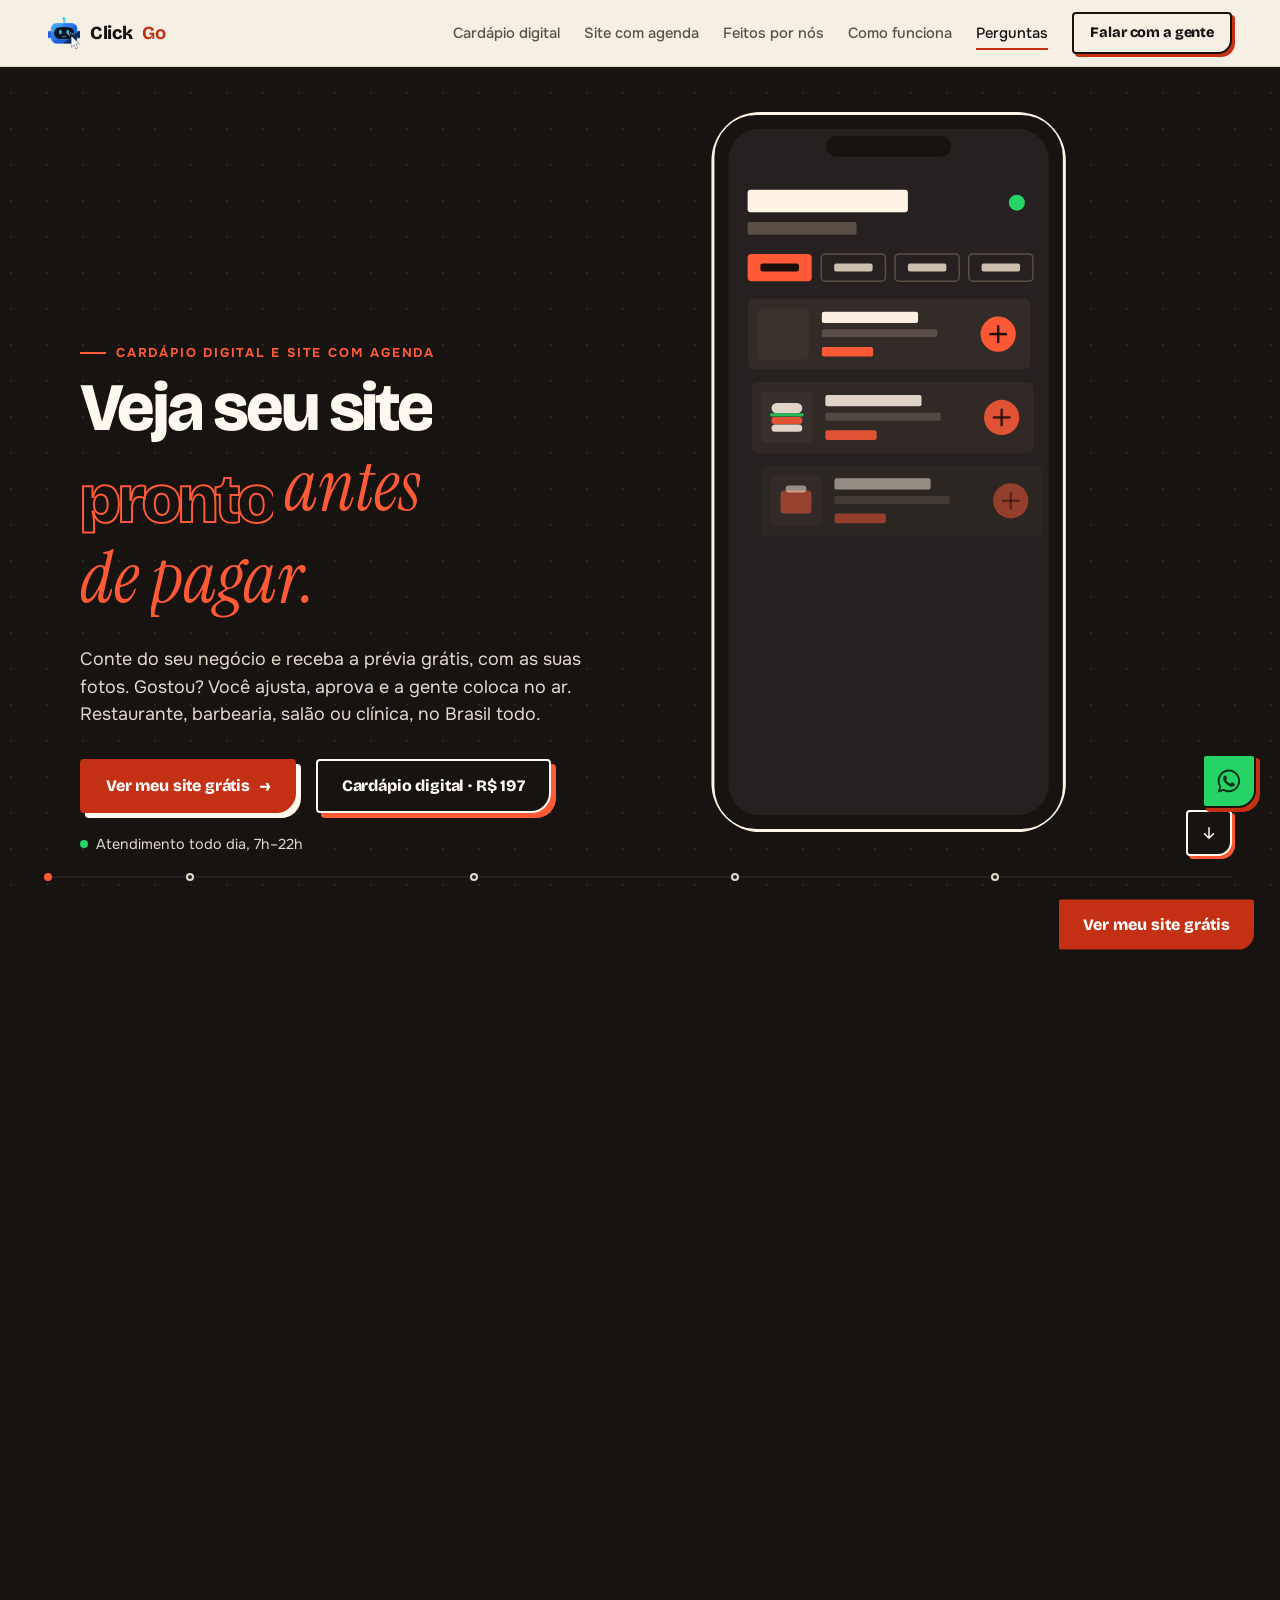
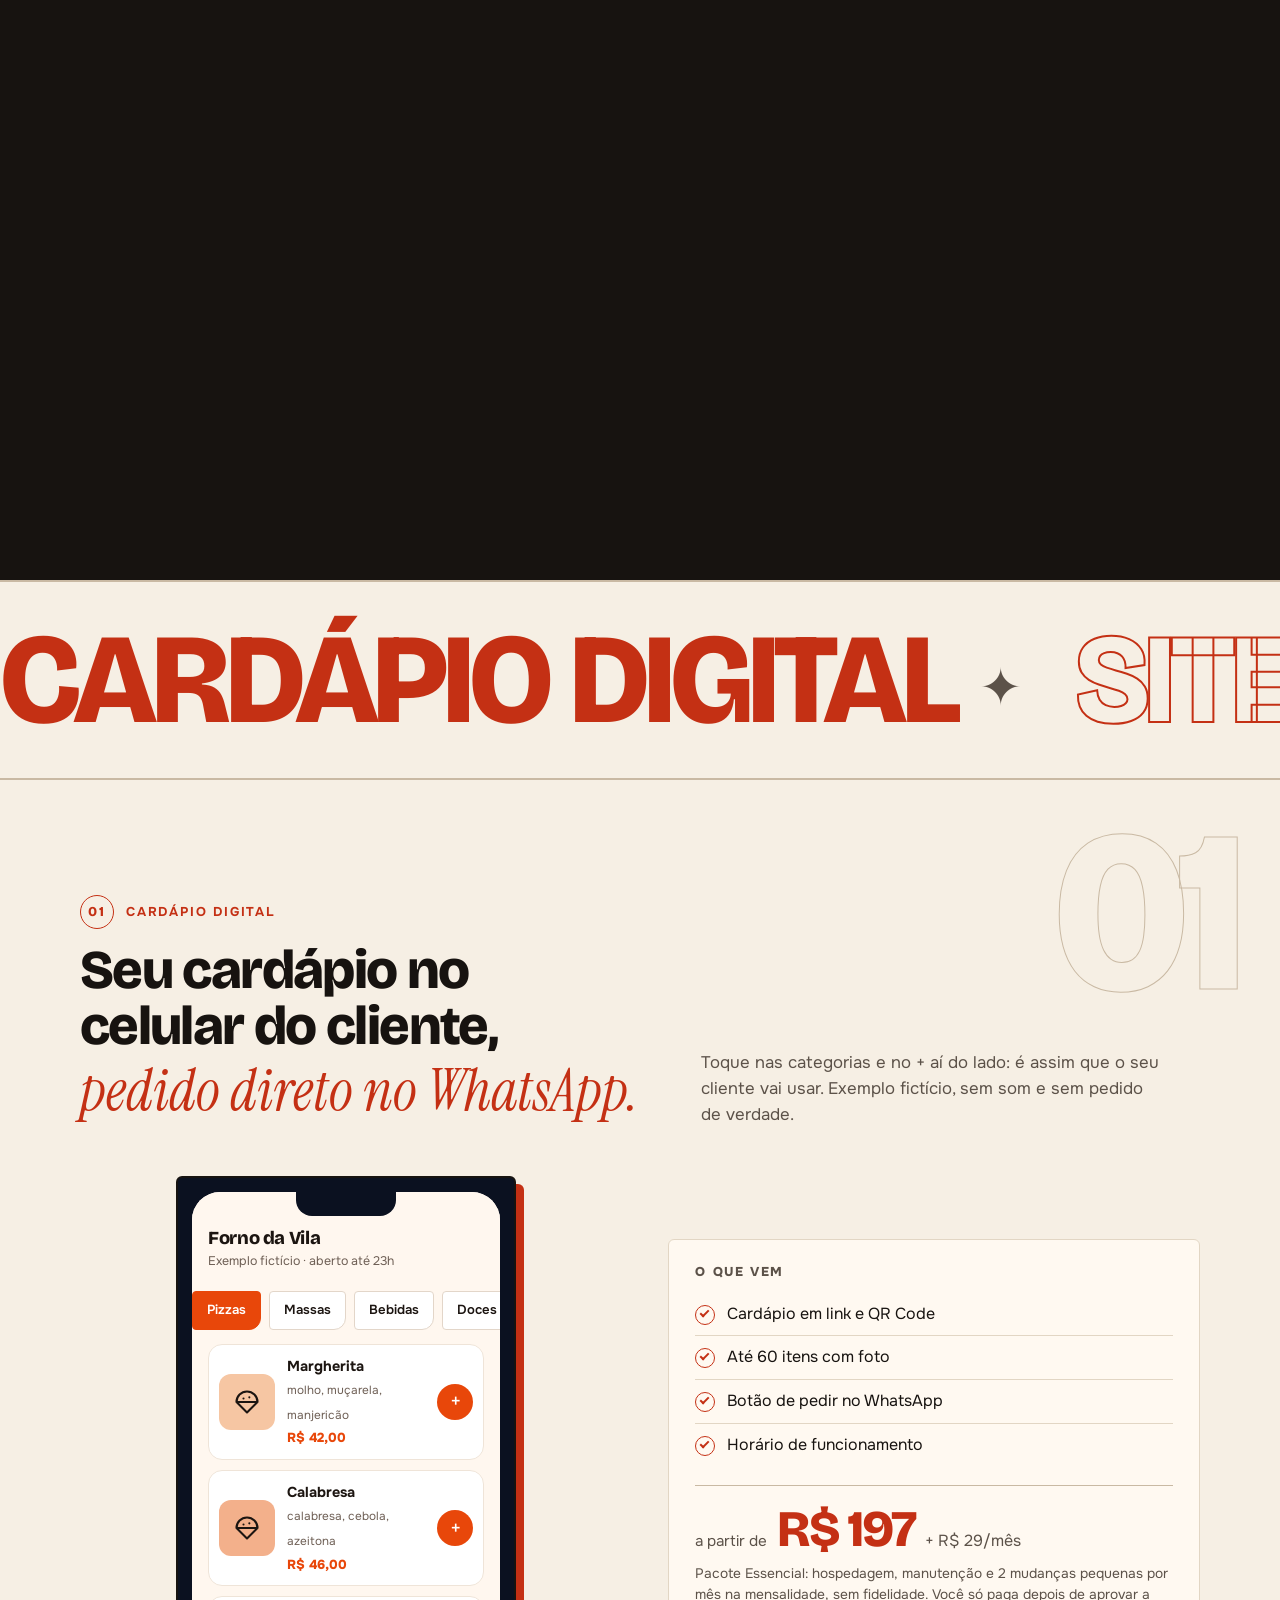
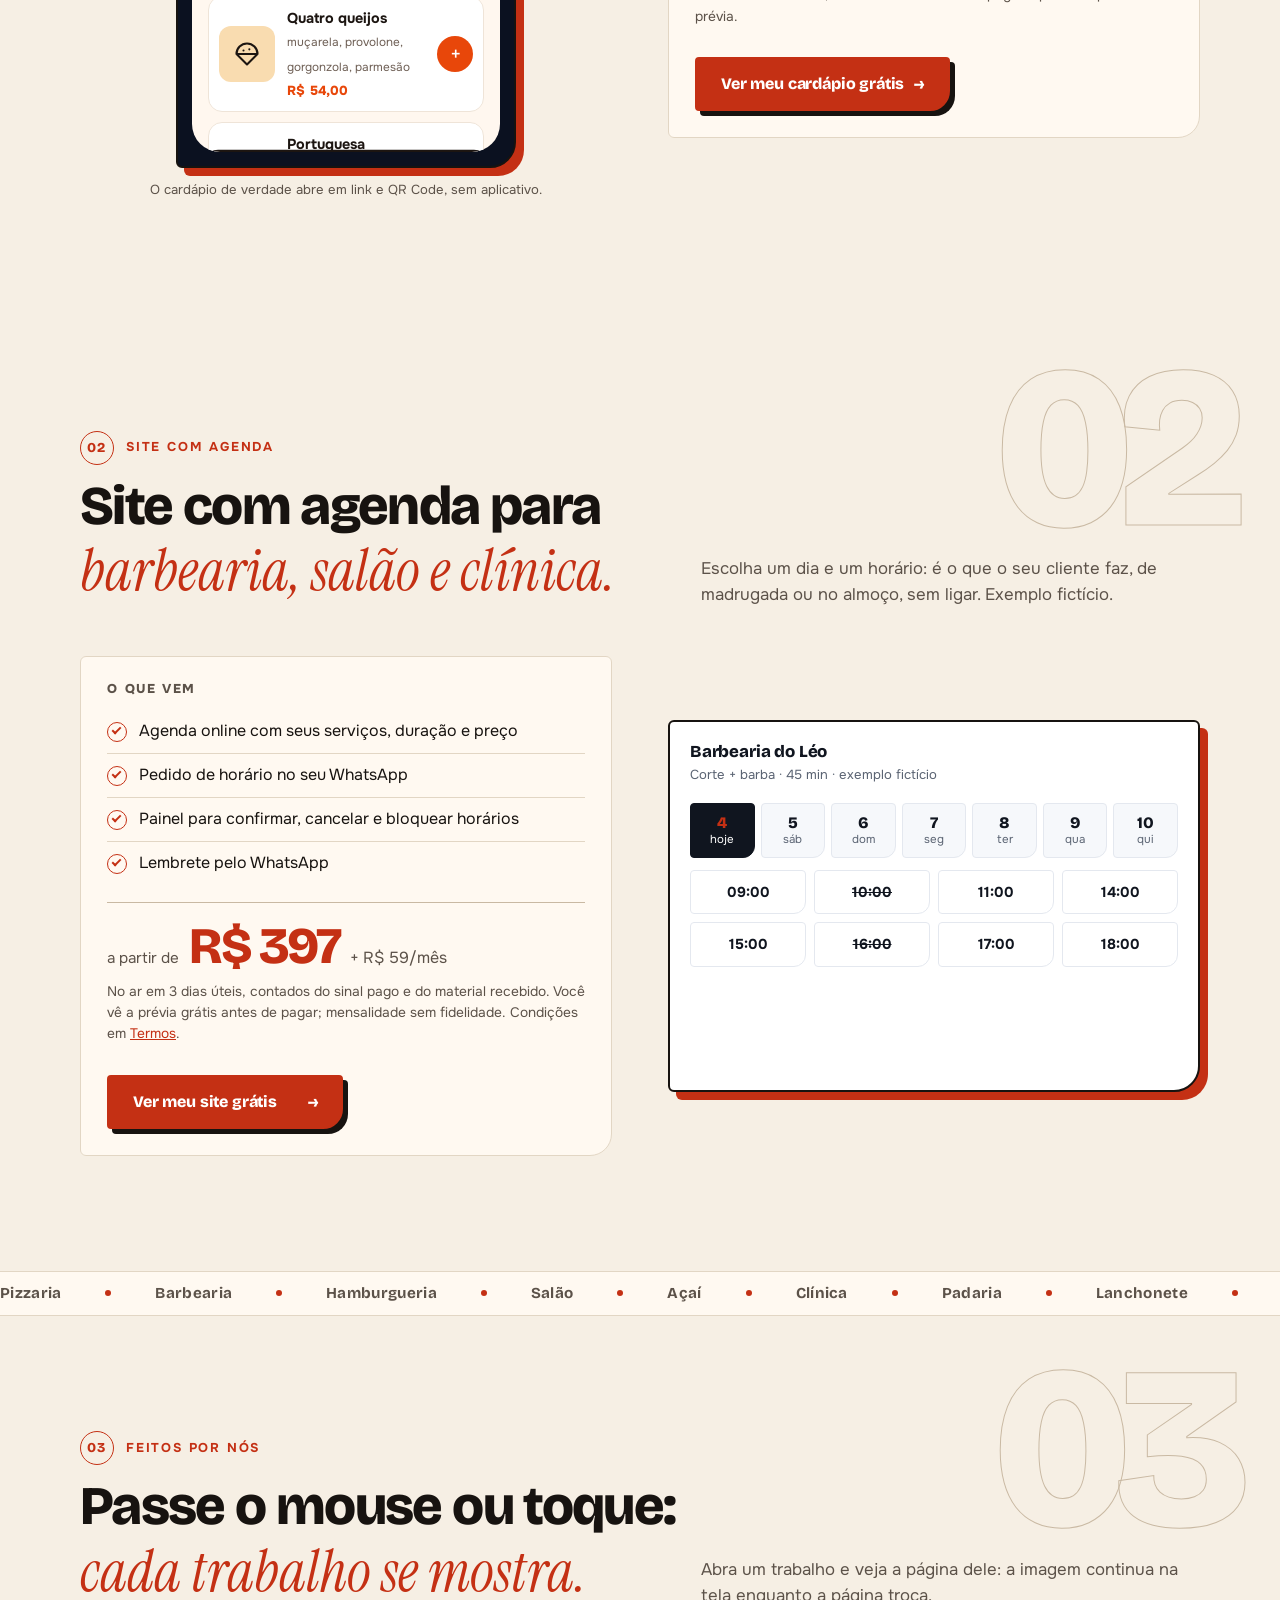
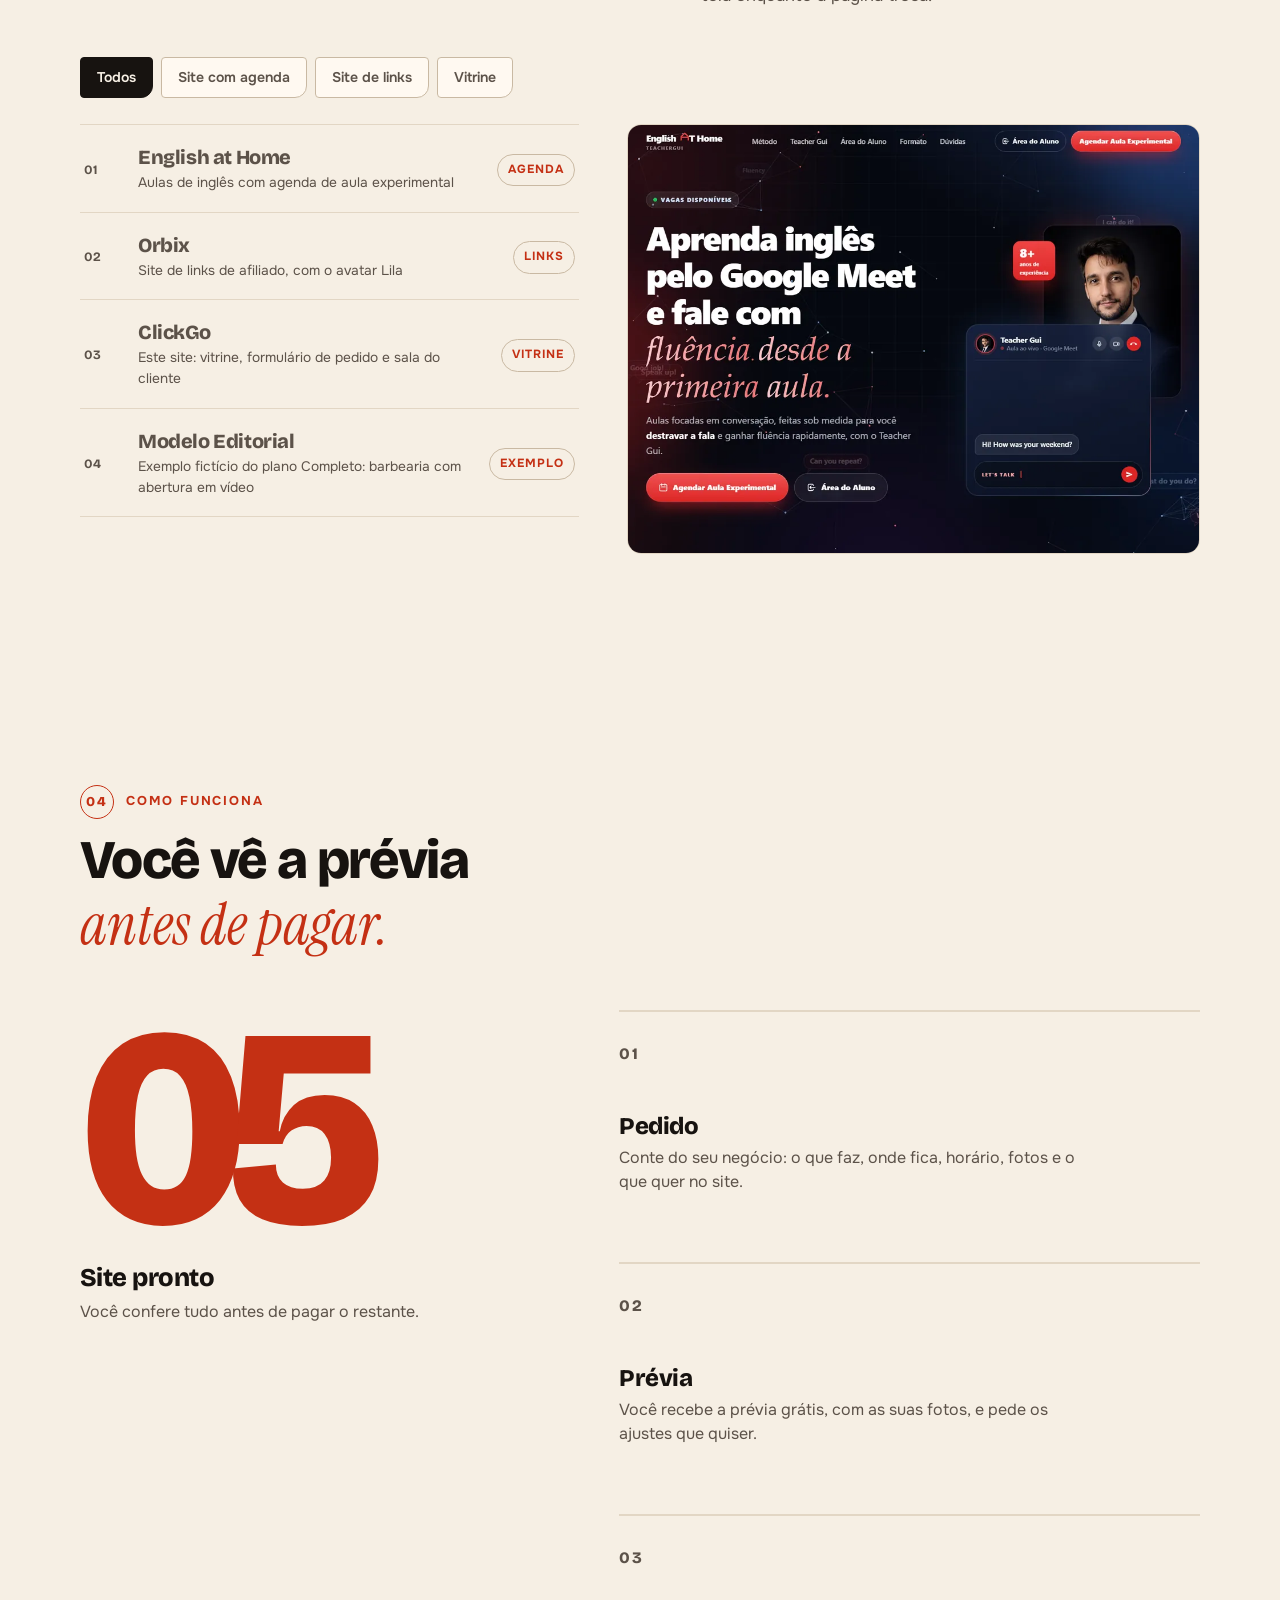
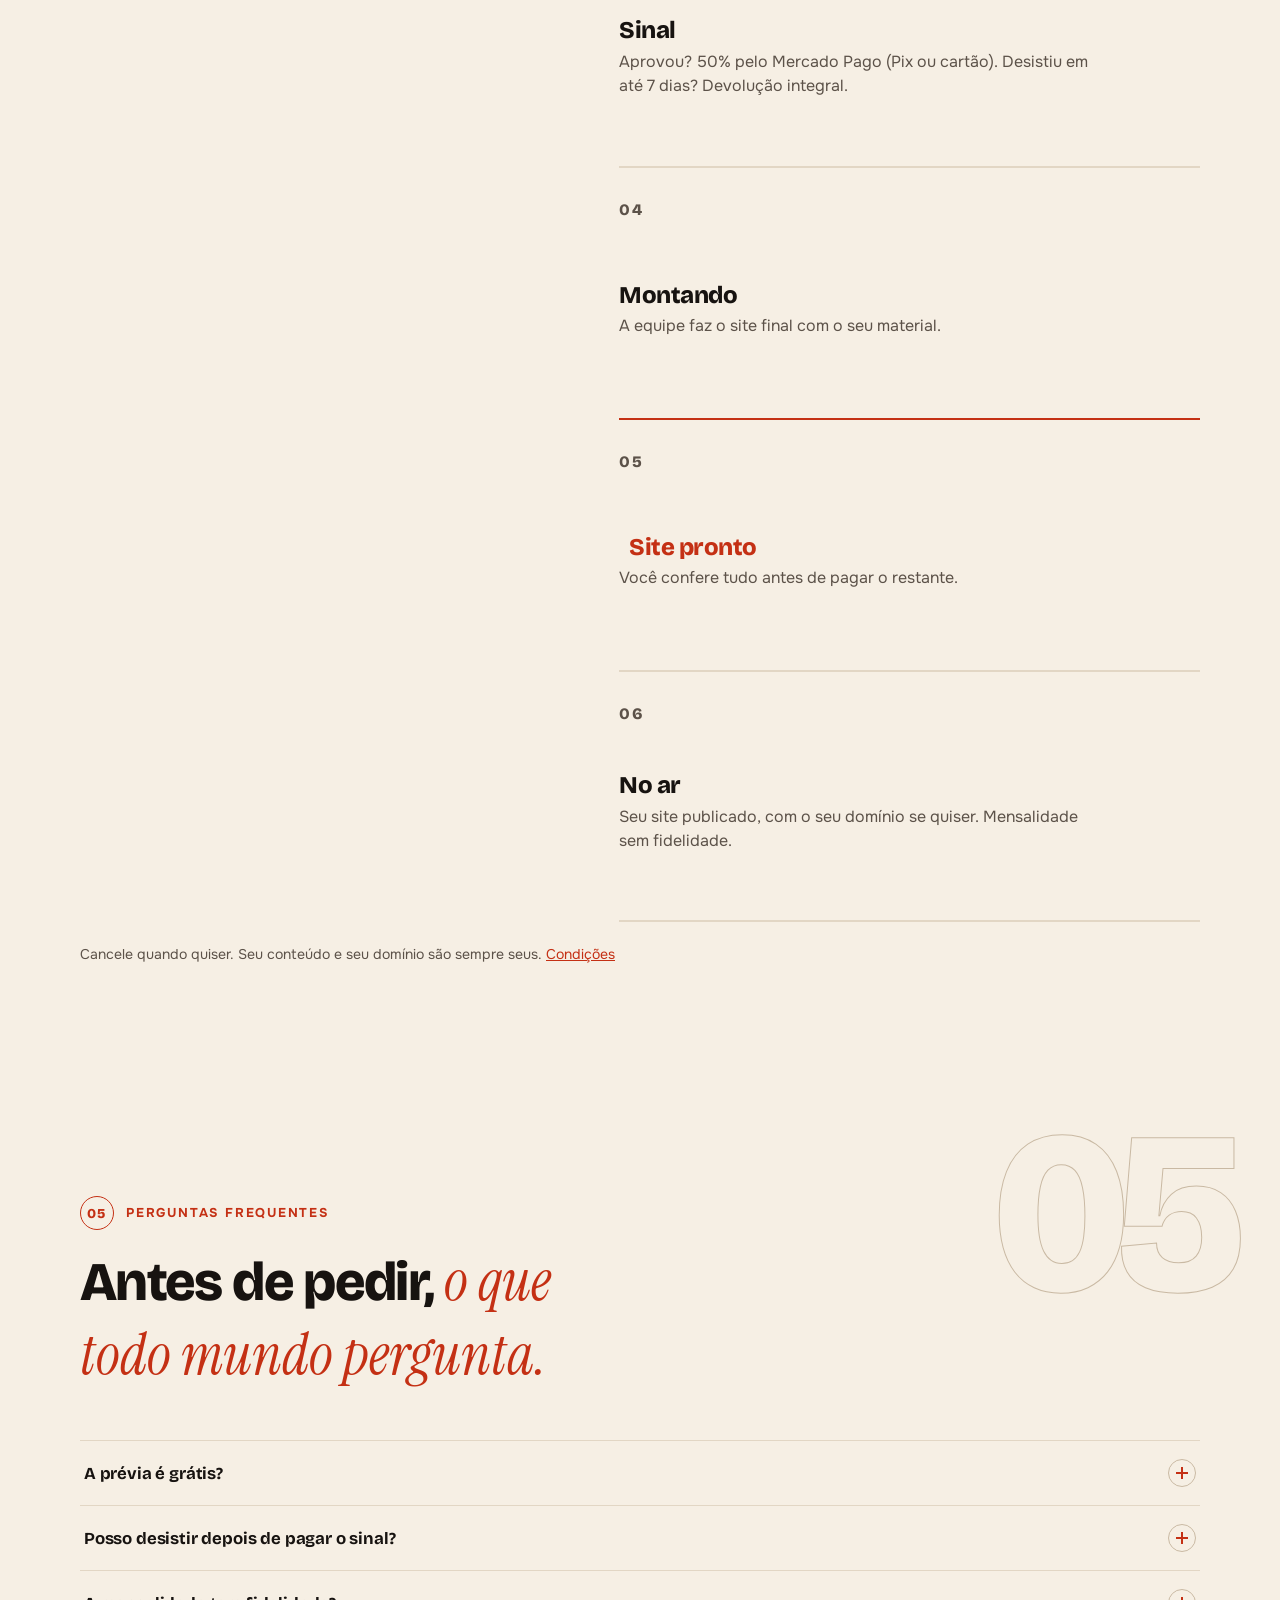
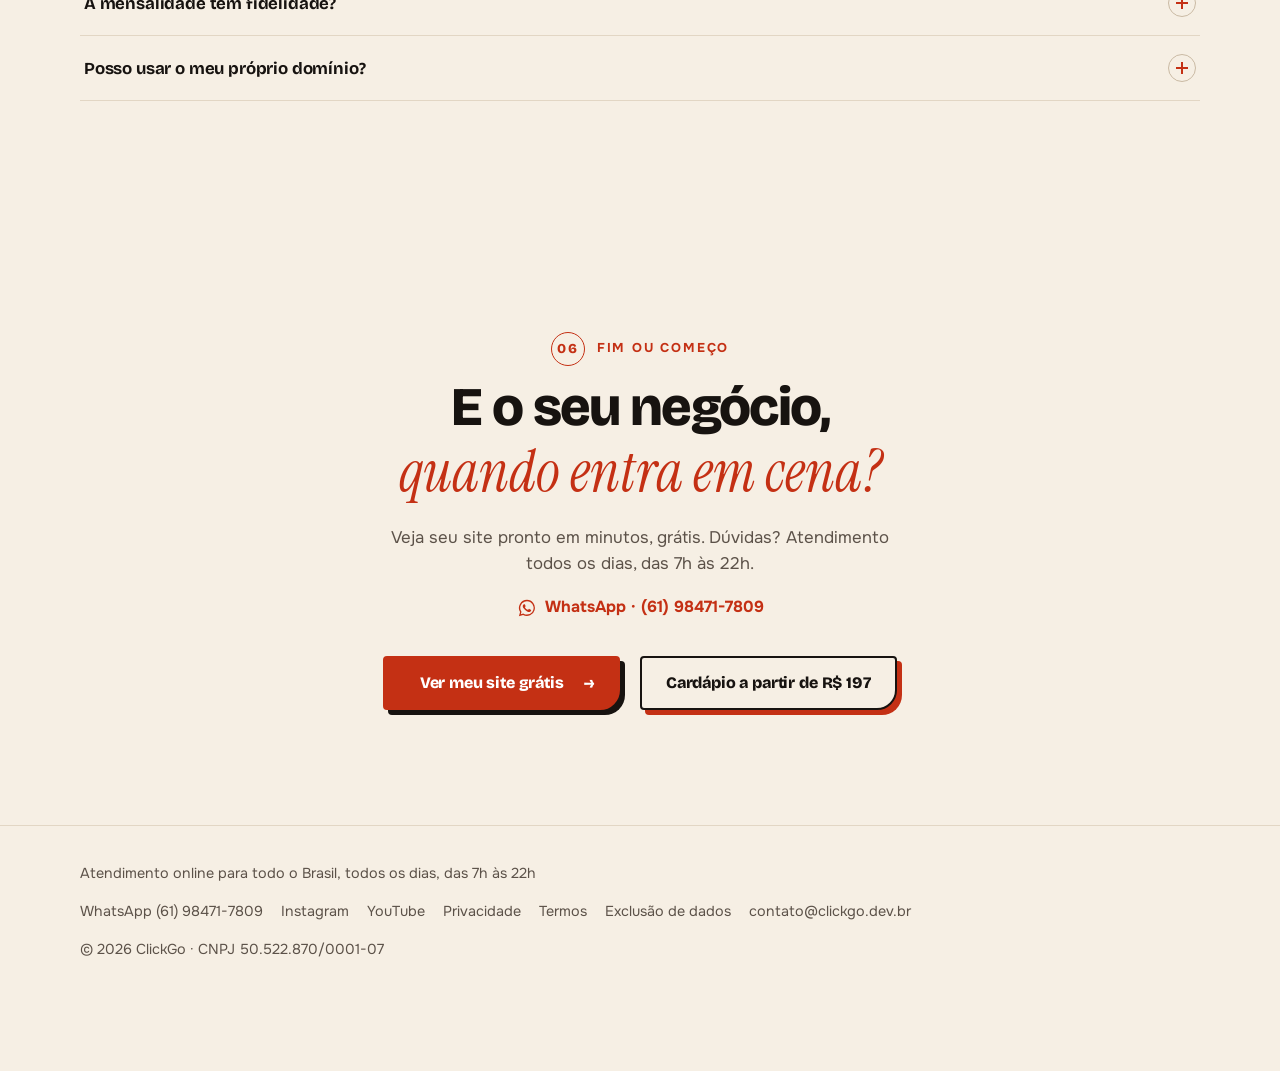
<file: index.html>
<!DOCTYPE html>
<html lang="pt-BR" class="sem-js">
<head>
<meta charset="utf-8">
<meta name="facebook-domain-verification" content="y3eh190szr0qj7ek3wf77k9o2xq804" />
<meta name="viewport" content="width=device-width, initial-scale=1, viewport-fit=cover">
<title>Cardápio digital e site com agenda para o seu negócio | ClickGo</title>
<meta name="description" content="Cardápio digital com pedido no WhatsApp (R$ 197 + R$ 29/mês) e site com agenda para barbearia, salão e clínica em todo o Brasil. Veja a prévia grátis antes de pagar.">
<meta name="theme-color" content="#171310">
<link rel="canonical" href="https://clickgo.dev.br/">
<meta property="og:type" content="website">
<meta property="og:locale" content="pt_BR">
<meta property="og:site_name" content="ClickGo">
<meta property="og:title" content="Cardápio digital e site com agenda para o seu negócio | ClickGo">
<meta property="og:description" content="Cardápio digital com pedido no WhatsApp e site com agenda para barbearia, salão e clínica em todo o Brasil. Prévia grátis antes de pagar.">
<meta property="og:url" content="https://clickgo.dev.br/">
<meta property="og:image" content="https://clickgo.dev.br/assets/og-cover.jpg">
<meta property="og:image:width" content="1200">
<meta property="og:image:height" content="630">
<meta property="og:image:alt" content="ClickGo: cardápio digital e site com agenda para o seu negócio">
<meta name="twitter:card" content="summary_large_image">
<link rel="icon" href="favicon.ico" sizes="any">
<link rel="icon" type="image/png" sizes="512x512" href="assets/icon-512.png">
<link rel="apple-touch-icon" href="assets/apple-touch-icon.png">
<link rel="preconnect" href="https://fonts.googleapis.com">
<link rel="preconnect" href="https://fonts.gstatic.com" crossorigin>
<!-- fontes do Google sem travar a pintura (CSP sem inline: o v9.js cola o link; sem JS, o noscript) -->
<link rel="preload" as="style" href="https://fonts.googleapis.com/css2?family=Bricolage+Grotesque:opsz,wght@12..96,700..800&family=Instrument+Serif:ital@1&family=Onest:wght@400;500;700&display=swap" data-fontes>
<noscript><link rel="stylesheet" href="https://fonts.googleapis.com/css2?family=Bricolage+Grotesque:opsz,wght@12..96,700..800&family=Instrument+Serif:ital@1&family=Onest:wght@400;500;700&display=swap"></noscript>
<link rel="stylesheet" href="v9.css?v=h2">
<script type="application/ld+json">
{"@context":"https://schema.org","@graph":[{"@type":"ProfessionalService","@id":"https://clickgo.dev.br/#clickgo","name":"ClickGo","url":"https://clickgo.dev.br/","description":"Cardápio digital com pedido no WhatsApp e site com agenda para barbearia, salão e clínica em todo o Brasil.","telephone":"+55-61-98471-7809","email":"contato@clickgo.dev.br","areaServed":{"@type":"Country","name":"Brasil"},"address":{"@type":"PostalAddress","addressLocality":"Brasília","addressRegion":"DF","addressCountry":"BR"},"logo":"https://clickgo.dev.br/assets/icon-512.png","sameAs":["https://www.instagram.com/clickgo.dev/","https://www.youtube.com/@clickgodev"]},{"@type":"Service","name":"Cardápio digital","serviceType":"Cardápio digital com pedido no WhatsApp","provider":{"@id":"https://clickgo.dev.br/#clickgo"},"areaServed":{"@type":"Country","name":"Brasil"},"url":"https://clickgo.dev.br/#cardapio","description":"Cardápio em link e QR Code, até 60 itens com foto e botão de pedir no WhatsApp. Pronto em 48 h.","offers":{"@type":"Offer","priceCurrency":"BRL","price":"197","url":"https://clickgo.dev.br/esboco/?tipo=cardapio","priceSpecification":[{"@type":"UnitPriceSpecification","price":"197","priceCurrency":"BRL","name":"Implantação (pacote Essencial)"},{"@type":"UnitPriceSpecification","price":"29","priceCurrency":"BRL","name":"Mensalidade (pacote Essencial)","unitText":"MONTH","referenceQuantity":{"@type":"QuantitativeValue","value":1,"unitCode":"MON"}}]}},{"@type":"Service","name":"Site com agenda","serviceType":"Site com agenda online para barbearia, salão e clínica","provider":{"@id":"https://clickgo.dev.br/#clickgo"},"areaServed":{"@type":"Country","name":"Brasil"},"url":"https://clickgo.dev.br/#site","description":"Site com agenda online: serviços com duração e preço, pedido de horário no WhatsApp e painel para confirmar, cancelar e bloquear horários.","offers":{"@type":"Offer","priceCurrency":"BRL","price":"397","url":"https://clickgo.dev.br/esboco/","priceSpecification":[{"@type":"UnitPriceSpecification","price":"397","priceCurrency":"BRL","name":"Implantação (pacote Essencial)"},{"@type":"UnitPriceSpecification","price":"59","priceCurrency":"BRL","name":"Mensalidade (pacote Essencial)","unitText":"MONTH","referenceQuantity":{"@type":"QuantitativeValue","value":1,"unitCode":"MON"}}]}},{"@type":"FAQPage","mainEntity":[{"@type":"Question","name":"A prévia é grátis?","acceptedAnswer":{"@type":"Answer","text":"Sim. Você preenche o formulário e recebe uma prévia do seu site, montada com as informações e as fotos que enviou. Pedir e ajustar a prévia é grátis e não obriga a contratar: você só paga se aprovar um pacote."}},{"@type":"Question","name":"Posso desistir depois de pagar o sinal?","acceptedAnswer":{"@type":"Answer","text":"Pode. Você tem até 7 dias depois do pagamento do sinal para desistir e receber todo o valor pago de volta (art. 49 do Código de Defesa do Consumidor). É só pedir no chat da página do seu pedido ou pelo e-mail contato@clickgo.dev.br."}},{"@type":"Question","name":"A mensalidade tem fidelidade?","acceptedAnswer":{"@type":"Answer","text":"Não. Cancele quando quiser, sem multa, sem fidelidade e sem aviso prévio. O site fica no ar até o fim do período já pago."}},{"@type":"Question","name":"Posso usar o meu próprio domínio?","acceptedAnswer":{"@type":"Answer","text":"Pode. O domínio (seunegocio.com.br) fica no seu nome ou CNPJ e o registro anual é pago por você direto ao registrador. Nós ligamos o domínio ao seu site sem custo adicional, e ele continua seu se você cancelar."}}]}]}
</script>
</head>
<body>
<a class="skip" href="#inicio">Pular para o conteúdo</a>

<header class="topo" id="topo">
  <a class="marca" href="home-v9.html" aria-label="ClickGo, início"><img src="assets/logo-clickgo.webp" width="32" height="32" alt="">Click<b>Go</b></a>
  <nav class="menu" aria-label="Seções">
    <a href="#cardapio">Cardápio digital</a>
    <a href="#site">Site com agenda</a>
    <a href="#portfolio">Feitos por nós</a>
    <a href="#como">Como funciona</a>
    <a href="#perguntas">Perguntas</a>
  </nav>
  <a class="btn btn-sec btn-mini" data-contato="principal" href="https://ig.me/m/clickgo.dev" target="_blank" rel="noopener"><span class="t"><span>Falar com a gente</span><span aria-hidden="true">Chama no direct</span></span></a>
</header>

<main id="inicio">
  <!-- HISTÓRIA: palco preso ao topo enquanto a página rola (~4 telas). A animação em canvas (v9.js) conta a ClickGo em
       4 capítulos: o cardápio se monta → o pedido chega no WhatsApp → a agenda se preenche → o site no ar.
       As legendas trocam por CSS scroll-driven (animation-timeline) com fallback por classe; movimento reduzido = quadros parados. -->
  <section class="historia" id="historia" aria-labelledby="h1" data-cap="0" style="--p:0">
   <div class="abre">
    <canvas class="abre-canvas" aria-hidden="true"></canvas>
    <div class="abre-txt">
      <p class="claq">Cardápio digital e site com agenda</p>
      <h1 id="h1" data-palavras>Veja seu site <span class="oco">pronto</span> <em>antes de pagar.</em></h1>
      <p class="sub">Conte do seu negócio e receba a prévia grátis, com as suas fotos. Gostou? Você ajusta, aprova e a gente coloca no ar. Restaurante, barbearia, salão ou clínica, no Brasil todo.</p>
      <div class="acoes">
        <a class="btn btn-prim" data-contato="esboco" href="/esboco/"><span class="t"><span>Ver meu site grátis</span><span aria-hidden="true">Leva uns minutos</span></span> <span class="seta" aria-hidden="true">→</span></a>
        <a class="btn btn-sec" href="#cardapio"><span class="t"><span>Cardápio digital · R$&nbsp;197</span><span aria-hidden="true">Ver a demonstração</span></span></a>
      </div>
      <p class="selo"><i aria-hidden="true"></i>Atendimento todo dia, 7h–22h</p>
    </div>
    <div class="caps">
      <div class="cap" data-cap="1"><b>01</b><p class="cap-t">O cardápio se monta.</p><p>Categorias, itens e a foto do prato: o cliente abre pelo QR Code ou pelo link, sem instalar nada.</p></div>
      <div class="cap" data-cap="2"><b>02</b><p class="cap-t">O pedido chega no seu WhatsApp.</p><p>Ele toca no +, confere e envia. Você recebe a mensagem pronta no seu celular.</p></div>
      <div class="cap" data-cap="3"><b>03</b><p class="cap-t">A agenda se preenche sozinha.</p><p>Barbearia, salão ou clínica: o cliente escolhe dia e hora e o horário fica reservado.</p></div>
      <div class="cap" data-cap="4"><b>04</b><p class="cap-t">Seu site no ar.</p><p>Prévia grátis antes, ajustes depois, e a gente publica no seu endereço.</p></div>
    </div>
    <div class="hist-barra" aria-hidden="true"><i></i><span data-n="0"></span><span data-n="1"></span><span data-n="2"></span><span data-n="3"></span><span data-n="4"></span></div>
    <a class="rolar" href="#cardapio" aria-label="Rolar para o primeiro capítulo"><svg viewBox="0 0 24 24" aria-hidden="true" fill="none" stroke="currentColor" stroke-width="2" stroke-linecap="round" stroke-linejoin="round"><path d="M12 5v14M6 13l6 6 6-6"/></svg></a>
   </div>
  </section>

  <!-- FAIXA GIGANTE em lima atravessando a tela (duas cópias) -->
  <div class="fita-g rv" aria-hidden="true">
    <div class="fita-g-in">
      <span>Cardápio digital</span><span class="oco">Site com agenda</span><span>Prévia grátis</span><span class="oco">Sem fidelidade</span>
      <span>Cardápio digital</span><span class="oco">Site com agenda</span><span>Prévia grátis</span><span class="oco">Sem fidelidade</span>
    </div>
  </div>

  <!-- 01 CARDÁPIO: valores iguais ao index.html (precos.json, Cardápio digital Essencial) -->
  <section class="sec" id="cardapio" aria-labelledby="t-card">
    <span class="sec-n" aria-hidden="true">01</span>
    <div class="sec-in">
      <div class="h2-lado">
        <div class="rv">
          <p class="rotulo"><b>01</b> Cardápio digital</p>
          <h2 id="t-card">Seu cardápio no celular do cliente, <em>pedido direto no WhatsApp.</em></h2>
        </div>
        <p class="lead rv" style="--d:1">Toque nas categorias e no + aí do lado: é assim que o seu cliente vai usar. Exemplo fictício, sem som e sem pedido de verdade.</p>
      </div>
      <div class="duo">
        <div class="rv">
          <div class="fone" role="group" aria-label="Demonstração interativa de um cardápio digital (exemplo fictício)">
            <div class="tela">
              <div class="tela-cab"><b>Forno da Vila</b><small>Exemplo fictício · aberto até 23h</small></div>
              <div class="chips" aria-label="Categorias">
                <button class="chip" type="button" aria-pressed="true" data-cat="pizzas">Pizzas</button>
                <button class="chip" type="button" aria-pressed="false" data-cat="massas">Massas</button>
                <button class="chip" type="button" aria-pressed="false" data-cat="bebidas">Bebidas</button>
                <button class="chip" type="button" aria-pressed="false" data-cat="doces">Doces</button>
              </div>
              <div class="itens" id="itens" aria-live="polite"></div>
              <div class="carrinho" id="carrinho" aria-live="polite"><span><span class="n" id="carrinho-n">0</span>Ver pedido</span><span id="carrinho-t">R$ 0,00</span></div>
            </div>
          </div>
          <p class="legenda">O cardápio de verdade abre em link e QR Code, sem aplicativo.</p>
        </div>
        <div class="ficha rv" style="--d:1">
          <h3>O que vem</h3>
          <ul class="checks">
            <li>Cardápio em link e QR Code</li>
            <li>Até 60 itens com foto</li>
            <li>Botão de pedir no WhatsApp</li>
            <li>Horário de funcionamento</li>
          </ul>
          <div class="preco">
            <p class="preco-l"><span>a partir de</span> <strong>R$&nbsp;197</strong> <small>+ R$&nbsp;29/mês</small></p>
            <p class="preco-n">Pacote Essencial: hospedagem, manutenção e 2 mudanças pequenas por mês na mensalidade, sem fidelidade. Você só paga depois de aprovar a prévia.</p>
          </div>
          <div class="acoes">
            <a class="btn btn-prim" href="/esboco/?tipo=cardapio"><span class="t"><span>Ver meu cardápio grátis</span><span aria-hidden="true">Com as suas fotos</span></span> <span class="seta" aria-hidden="true">→</span></a>
          </div>
        </div>
      </div>
    </div>
  </section>

  <!-- 02 SITE COM AGENDA: valores iguais ao index.html (Essencial, aprovado pelo dono 22/10/2026) -->
  <section class="sec" id="site" aria-labelledby="t-site">
    <span class="sec-n" aria-hidden="true">02</span>
    <div class="sec-in">
      <div class="h2-lado">
        <div class="rv">
          <p class="rotulo"><b>02</b> Site com agenda</p>
          <h2 id="t-site">Site com agenda para <em>barbearia, salão e clínica.</em></h2>
        </div>
        <p class="lead rv" style="--d:1">Escolha um dia e um horário: é o que o seu cliente faz, de madrugada ou no almoço, sem ligar. Exemplo fictício.</p>
      </div>
      <div class="duo">
        <div class="ficha rv">
          <h3>O que vem</h3>
          <ul class="checks">
            <li>Agenda online com seus serviços, duração e preço</li>
            <li>Pedido de horário no seu WhatsApp</li>
            <li>Painel para confirmar, cancelar e bloquear horários</li>
            <li>Lembrete pelo WhatsApp</li>
          </ul>
          <div class="preco">
            <p class="preco-l"><span>a partir de</span> <strong>R$&nbsp;397</strong> <small>+ R$&nbsp;59/mês</small></p>
            <p class="preco-n">No ar em 3 dias úteis, contados do sinal pago e do material recebido. Você vê a prévia grátis antes de pagar; mensalidade sem fidelidade. Condições em <a href="termos.html">Termos</a>.</p>
          </div>
          <div class="acoes">
            <a class="btn btn-prim" data-contato="esboco" href="/esboco/"><span class="t"><span>Ver meu site grátis</span><span aria-hidden="true">Prévia antes de pagar</span></span> <span class="seta" aria-hidden="true">→</span></a>
          </div>
        </div>
        <div class="agenda rv" style="--d:1" role="group" aria-label="Demonstração interativa de uma agenda online (exemplo fictício)">
          <h3>Barbearia do Léo</h3>
          <small>Corte + barba · 45 min · exemplo fictício</small>
          <div class="dias" id="dias" role="group" aria-label="Dia"></div>
          <div class="horas" id="horas" role="group" aria-label="Horário"></div>
          <div class="confirma" id="confirma"><span>Pedido de horário: <b id="confirma-t">—</b><br>Vai para o WhatsApp da barbearia e o painel confirma.</span><button class="btn" type="button" id="confirma-b">Confirmar</button></div>
        </div>
      </div>
    </div>
  </section>

  <div class="fita" aria-hidden="true">
    <div class="fita-in">
      <span>Pizzaria</span><span>Barbearia</span><span>Hamburgueria</span><span>Salão</span><span>Açaí</span><span>Clínica</span><span>Padaria</span><span>Lanchonete</span>
      <span>Pizzaria</span><span>Barbearia</span><span>Hamburgueria</span><span>Salão</span><span>Açaí</span><span>Clínica</span><span>Padaria</span><span>Lanchonete</span>
    </div>
  </div>

  <!-- 03 PORTFÓLIO: só trabalhos reais (English at Home, Orbix, este site) + o Modelo Editorial marcado como exemplo fictício -->
  <section class="sec" id="portfolio" aria-labelledby="t-port">
    <span class="sec-n" aria-hidden="true">03</span>
    <div class="sec-in">
      <div class="h2-lado">
        <div class="rv">
          <p class="rotulo"><b>03</b> Feitos por nós</p>
          <h2 id="t-port">Passe o mouse ou toque: <em>cada trabalho se mostra.</em></h2>
        </div>
        <p class="lead rv" style="--d:1">Abra um trabalho e veja a página dele: a imagem continua na tela enquanto a página troca.</p>
      </div>
      <div class="filtros rv" role="group" aria-label="Filtrar trabalhos">
        <button class="filtro" type="button" aria-pressed="true" data-f="todos">Todos</button>
        <button class="filtro" type="button" aria-pressed="false" data-f="agenda">Site com agenda</button>
        <button class="filtro" type="button" aria-pressed="false" data-f="links">Site de links</button>
        <button class="filtro" type="button" aria-pressed="false" data-f="vitrine">Vitrine</button>
      </div>
      <div class="port">
        <div class="port-lista rv" id="port-lista">
          <a class="trab" href="trabalho-v9.html?p=eah" data-f="agenda" data-img="eah"><span class="n">01</span><span><b>English at Home</b><span>Aulas de inglês com agenda de aula experimental</span></span><span class="tag">Agenda</span><img class="trab-img" src="assets/port-eah-mobile.webp" width="720" height="1280" alt="" loading="lazy" decoding="async"></a>
          <a class="trab" href="trabalho-v9.html?p=orbix" data-f="links" data-img="orbix"><span class="n">02</span><span><b>Orbix</b><span>Site de links de afiliado, com o avatar Lila</span></span><span class="tag">Links</span><img class="trab-img" src="assets/port-orbix-mobile.webp" width="720" height="1280" alt="" loading="lazy" decoding="async"></a>
          <a class="trab" href="trabalho-v9.html?p=clickgo" data-f="vitrine" data-img="clickgo"><span class="n">03</span><span><b>ClickGo</b><span>Este site: vitrine, formulário de pedido e sala do cliente</span></span><span class="tag">Vitrine</span><img class="trab-img" src="assets/hero-poster.webp" width="1280" height="720" alt="" loading="lazy" decoding="async"></a>
          <a class="trab" href="trabalho-v9.html?p=editorial" data-f="agenda" data-img="editorial"><span class="n">04</span><span><b>Modelo Editorial</b><span>Exemplo fictício do plano Completo: barbearia com abertura em vídeo</span></span><span class="tag">Exemplo</span><img class="trab-img" src="assets/port-editorial-mobile.webp" width="720" height="1280" alt="" loading="lazy" decoding="async"></a>
        </div>
        <div class="port-vis rv" style="--d:1" aria-hidden="true">
          <img data-img="eah" class="on" style="view-transition-name: trab-eah" src="assets/port-eah-desktop.webp" width="1200" height="750" alt="" loading="lazy" decoding="async">
          <img data-img="orbix" style="view-transition-name: trab-orbix" src="assets/port-orbix-desktop.webp" width="1200" height="750" alt="" loading="lazy" decoding="async">
          <img data-img="clickgo" style="view-transition-name: trab-clickgo" src="assets/hero-poster.webp" width="1280" height="720" alt="" loading="lazy" decoding="async">
          <img data-img="editorial" style="view-transition-name: trab-editorial" src="assets/port-editorial-desktop.webp" width="1200" height="750" alt="" loading="lazy" decoding="async">
          <span class="cap" id="port-cap">English at Home</span>
        </div>
      </div>
    </div>
  </section>

  <!-- 04 COMO FUNCIONA: índice numerado gigante com coluna grudada (mesmo texto do index.html) -->
  <section class="sec" id="como" aria-labelledby="t-como">
    <div class="sec-in">
      <div class="h2-lado">
        <div class="rv">
          <p class="rotulo"><b>04</b> Como funciona</p>
          <h2 id="t-como">Você vê a prévia <em>antes de pagar.</em></h2>
        </div>
      </div>
      <div class="indice-g">
        <div class="indice-fixo" aria-hidden="true"><span class="ng"><span>01</span></span><span class="nt">Pedido</span><span class="nd">Conte do seu negócio.</span></div>
        <ol class="passos9">
          <li class="passo9"><div><b>Pedido</b><span>Conte do seu negócio: o que faz, onde fica, horário, fotos e o que quer no site.</span></div></li>
          <li class="passo9"><div><b>Prévia</b><span>Você recebe a prévia grátis, com as suas fotos, e pede os ajustes que quiser.</span></div></li>
          <li class="passo9"><div><b>Sinal</b><span>Aprovou? 50% pelo Mercado Pago (Pix ou cartão). Desistiu em até 7 dias? Devolução integral.</span></div></li>
          <li class="passo9"><div><b>Montando</b><span>A equipe faz o site final com o seu material.</span></div></li>
          <li class="passo9"><div><b>Site pronto</b><span>Você confere tudo antes de pagar o restante.</span></div></li>
          <li class="passo9"><div><b>No ar</b><span>Seu site publicado, com o seu domínio se quiser. Mensalidade sem fidelidade.</span></div></li>
        </ol>
      </div>
      <p class="nota rv">Cancele quando quiser. Seu conteúdo e seu domínio são sempre seus. <a href="termos.html#reembolso">Condições</a></p>
    </div>
  </section>

  <!-- 05 PERGUNTAS: mesmo texto do index.html -->
  <section class="sec" id="perguntas" aria-labelledby="t-faq">
    <span class="sec-n" aria-hidden="true">05</span>
    <div class="sec-in">
      <div class="h2-lado">
        <div class="rv">
          <p class="rotulo"><b>05</b> Perguntas frequentes</p>
          <h2 id="t-faq">Antes de pedir, <em>o que todo mundo pergunta.</em></h2>
        </div>
      </div>
      <div class="faq rv">
        <details><summary>A prévia é grátis? <i aria-hidden="true"></i></summary><p>Sim. Você preenche o formulário e recebe uma prévia do seu site, montada com as informações e as fotos que enviou. Pedir e ajustar a prévia é grátis e não obriga a contratar: você só paga se aprovar um pacote.</p></details>
        <details><summary>Posso desistir depois de pagar o sinal? <i aria-hidden="true"></i></summary><p>Pode. Você tem até 7 dias depois do pagamento do sinal para desistir e receber todo o valor pago de volta (art. 49 do Código de Defesa do Consumidor). É só pedir no chat da página do seu pedido ou pelo e-mail contato@clickgo.dev.br.</p></details>
        <details><summary>A mensalidade tem fidelidade? <i aria-hidden="true"></i></summary><p>Não. Cancele quando quiser, sem multa, sem fidelidade e sem aviso prévio. O site fica no ar até o fim do período já pago.</p></details>
        <details><summary>Posso usar o meu próprio domínio? <i aria-hidden="true"></i></summary><p>Pode. O domínio (seunegocio.com.br) fica no seu nome ou CNPJ e o registro anual é pago por você direto ao registrador. Nós ligamos o domínio ao seu site sem custo adicional, e ele continua seu se você cancelar.</p></details>
      </div>
    </div>
  </section>

  <section class="sec fim" id="contato" aria-labelledby="t-fim">
    <div class="sec-in">
      <p class="rotulo rv" style="justify-content:center"><b>06</b> Fim ou começo</p>
      <h2 id="t-fim" class="rv">E o seu negócio, <em>quando entra em cena?</em></h2>
      <p class="lead rv" style="margin:16px auto 0;--d:1">Veja seu site pronto em minutos, grátis. Dúvidas? Atendimento todos os dias, das 7h às 22h.</p>
      <p class="rv" style="--d:2"><a class="zap-l" data-zap href="https://wa.me/5561984717809?text=Ol%C3%A1!%20Vim%20pelo%20site%20da%20ClickGo%20e%20tenho%20uma%20d%C3%BAvida." target="_blank" rel="noopener"><svg viewBox="0 0 24 24" aria-hidden="true"><path d="M12 2.2A9.7 9.7 0 0 0 3.7 16.9L2.3 21.8l5-1.3A9.7 9.7 0 1 0 12 2.2zm0 17.7a8 8 0 0 1-4.1-1.1l-.3-.2-3 .8.8-2.9-.2-.3A8 8 0 1 1 12 19.9zm4.4-6c-.2-.1-1.4-.7-1.7-.8-.2-.1-.4-.1-.5.1l-.8.9c-.1.2-.3.2-.5.1a6.6 6.6 0 0 1-3.3-2.9c-.2-.4.2-.4.7-1.3.1-.2 0-.3 0-.4l-.8-1.8c-.2-.5-.4-.4-.5-.4h-.5a.9.9 0 0 0-.7.3 2.8 2.8 0 0 0-.9 2.1 4.9 4.9 0 0 0 1 2.6 11.2 11.2 0 0 0 4.3 3.8c1.6.7 2.2.7 3 .6.5-.1 1.4-.6 1.6-1.1.2-.6.2-1 .1-1.1l-.5-.3z"/></svg><span>WhatsApp · <span data-zap-num>(61) 98471-7809</span></span></a></p>
      <div class="acoes rv" style="--d:3">
        <a class="btn btn-prim" data-contato="esboco" href="/esboco/"><span class="t"><span>Ver meu site grátis</span><span aria-hidden="true">Prévia antes de pagar</span></span> <span class="seta" aria-hidden="true">→</span></a>
        <a class="btn btn-sec" href="/esboco/?tipo=cardapio"><span class="t"><span>Cardápio a partir de R$&nbsp;197</span><span aria-hidden="true">Com as suas fotos</span></span></a>
      </div>
    </div>
  </section>
</main>

<footer class="rodape">
  <div class="rodape-in">
    <p>Atendimento online para todo o Brasil, todos os dias, das 7h às 22h</p>
    <p class="rodape-links">
      <a data-zap href="https://wa.me/5561984717809?text=Ol%C3%A1!%20Vim%20pelo%20site%20da%20ClickGo%20e%20tenho%20uma%20d%C3%BAvida." target="_blank" rel="noopener">WhatsApp <span data-zap-num>(61) 98471-7809</span></a>
      <a data-contato="principal" href="https://ig.me/m/clickgo.dev" target="_blank" rel="noopener">Instagram</a>
      <a data-contato="secundario" href="https://www.youtube.com/@clickgodev" target="_blank" rel="noopener">YouTube</a>
      <a href="privacidade.html">Privacidade</a>
      <a href="termos.html">Termos</a>
      <a href="exclusao-de-dados/">Exclusão de dados</a>
      <a href="mailto:contato@clickgo.dev.br">contato@clickgo.dev.br</a>
    </p>
    <p>© <span id="ano">2026</span> ClickGo · CNPJ 50.522.870/0001-07</p>
  </div>
</footer>

<a class="zap-flut" data-zap href="https://wa.me/5561984717809?text=Ol%C3%A1!%20Vim%20pelo%20site%20da%20ClickGo%20e%20tenho%20uma%20d%C3%BAvida." target="_blank" rel="noopener" aria-label="Falar com a ClickGo no WhatsApp"><svg viewBox="0 0 24 24" aria-hidden="true"><path d="M12 2.2A9.7 9.7 0 0 0 3.7 16.9L2.3 21.8l5-1.3A9.7 9.7 0 1 0 12 2.2zm0 17.7a8 8 0 0 1-4.1-1.1l-.3-.2-3 .8.8-2.9-.2-.3A8 8 0 1 1 12 19.9zm4.4-6c-.2-.1-1.4-.7-1.7-.8-.2-.1-.4-.1-.5.1l-.8.9c-.1.2-.3.2-.5.1a6.6 6.6 0 0 1-3.3-2.9c-.2-.4.2-.4.7-1.3.1-.2 0-.3 0-.4l-.8-1.8c-.2-.5-.4-.4-.5-.4h-.5a.9.9 0 0 0-.7.3 2.8 2.8 0 0 0-.9 2.1 4.9 4.9 0 0 0 1 2.6 11.2 11.2 0 0 0 4.3 3.8c1.6.7 2.2.7 3 .6.5-.1 1.4-.6 1.6-1.1.2-.6.2-1 .1-1.1l-.5-.3z"/></svg></a>
<a class="flut" id="flut" data-contato="esboco" href="/esboco/" aria-label="Ver seu site pronto em minutos, grátis">Ver meu site grátis</a>

<script src="pixel.js?v=2" defer></script>
<script src="contato.js" defer></script>
<script src="v9.js?v=h2" defer></script>
</body>
</html>
</file>
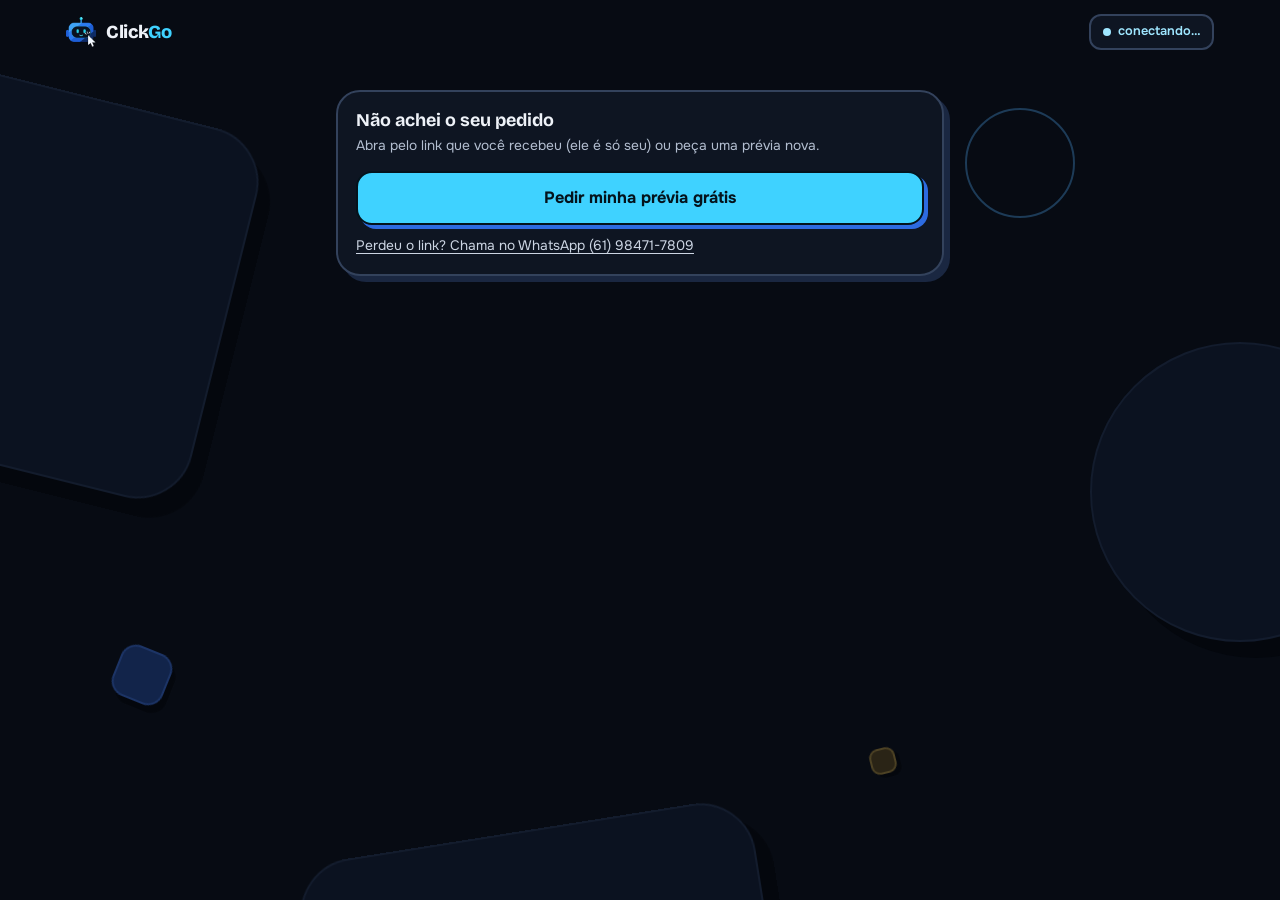
<file: acompanhar/index.html>
<!doctype html>
<html lang="pt-BR">
<head>
<meta charset="utf-8">
<meta name="viewport" content="width=device-width, initial-scale=1, viewport-fit=cover">
<title>Sua prévia | ClickGo</title>
<meta name="robots" content="noindex,nofollow">
<meta name="referrer" content="no-referrer">
<meta name="theme-color" content="#02050c">
<link rel="icon" href="/favicon.ico" sizes="any">
<link rel="preconnect" href="https://fonts.googleapis.com">
<link rel="preconnect" href="https://fonts.gstatic.com" crossorigin>
<link href="https://fonts.googleapis.com/css2?family=Bricolage+Grotesque:opsz,wght@12..96,700..800&family=Onest:wght@400;500;700&display=swap" rel="stylesheet">
<link rel="stylesheet" href="/cg-form.css?v=p1">
<link rel="stylesheet" href="/cg-cores.css?v=2">
<link rel="stylesheet" href="/cg-tatil.css?v=2">
<link rel="stylesheet" href="/cg-pix.css?v=3">
<link rel="stylesheet" href="/cg-vitrine.css?v=1">
<link rel="stylesheet" href="/cg-sala-extras.css?v=1">
<link rel="stylesheet" href="/cg-sala-planos.css?v=1">
</head>
<body>
<header class="cg-topo">
  <a class="cg-marca cg-mk" href="/" aria-label="ClickGo, início"><span class="cg-mk-logo"><img src="/assets/logo-clickgo.webp" width="30" height="30" alt=""><i class="cg-mk-onda" aria-hidden="true"></i></span><span class="cg-mk-wm">Click<b>Go</b></span></a>
  <span class="cg-pill" id="online">conectando…</span>
  <button type="button" class="cg-btn cg-btn-linha cg-copiar-link" id="copiar-link" hidden>Copiar meu link</button>
</header>
<main class="cg-app">
  <div id="sem-pedido" class="cg-wrap" hidden>
    <div class="cg-cartao"><h2 id="sem-pedido-t">Não achei o seu pedido</h2><p class="cg-sub" id="sem-pedido-s">Abra pelo link que você recebeu (ele é só seu) ou peça uma prévia nova.</p><a class="cg-btn cg-btn-prim" id="sem-pedido-b" href="/esboco/">Pedir minha prévia grátis</a><p class="cg-zap-duvida"><a data-zap data-zap-pedido href="https://wa.me/5561984717809?text=Ol%C3%A1!%20Tenho%20uma%20d%C3%BAvida%20sobre%20o%20pedido%20de%20site%20na%20ClickGo." target="_blank" rel="noopener">Perdeu o link? Chama no WhatsApp <span data-zap-num>(61) 98471-7809</span></a></p></div>
  </div>
  <div id="tudo" hidden>
    <div class="cg-cab">
      <h1 id="titulo">Sua prévia</h1>
      <p id="sub">Esta página é só sua: guarde o link.</p>
      <p class="cg-zap-duvida"><a class="cg-zap-btn" data-zap data-zap-pedido href="https://wa.me/5561984717809?text=Ol%C3%A1!%20Tenho%20uma%20d%C3%BAvida%20sobre%20o%20pedido%20de%20site%20na%20ClickGo." target="_blank" rel="noopener"><svg viewBox="0 0 24 24" aria-hidden="true" width="20" height="20"><path fill="currentColor" d="M12 2a10 10 0 0 0-8.6 15.1L2 22l5-1.3A10 10 0 1 0 12 2Zm0 18.2a8.2 8.2 0 0 1-4.2-1.2l-.3-.2-3 .8.8-2.9-.2-.3A8.2 8.2 0 1 1 12 20.2Zm4.5-6.1c-.2-.1-1.5-.7-1.7-.8-.2-.1-.4-.1-.6.1l-.8 1c-.1.2-.3.2-.5.1a6.7 6.7 0 0 1-3.3-2.9c-.3-.4.3-.4.7-1.3.1-.2 0-.3 0-.4l-.8-1.9c-.2-.5-.4-.4-.6-.4h-.5a1 1 0 0 0-.7.3 3 3 0 0 0-.9 2.2c0 1.3.9 2.5 1 2.7.1.2 1.8 2.8 4.4 3.9 1.6.7 2.3.8 3.1.6.5-.1 1.5-.6 1.7-1.2.2-.6.2-1.1.2-1.2-.1-.1-.3-.2-.5-.3Z"/></svg><span class="cg-zap-txt">Dúvida? Chama no WhatsApp</span><small data-zap-num>(61) 98471-7809</small></a></p>
      <div class="cg-andamento" id="andamento" role="region" aria-label="Andamento do seu pedido">
        <ol class="cg-linha" id="linha"></ol>
        <p class="cg-linha-agora" id="linha-agora"></p>
      </div>
      <button type="button" class="cg-resumo-pac" id="resumo-pac" hidden><span>Seu pacote</span><b id="resumo-pac-t"></b><i>ver pacotes ↓</i></button>
      <div class="cg-status" id="status"><div class="cg-giro" id="giro"></div><div><b id="status-t">Pedido recebido</b><span id="status-s">Nossa equipe está preparando a sua prévia.</span></div></div>
      <div class="cg-fase-sinal" id="fase-sinal" hidden><p><b>✓</b> Sinal pago</p><p><b>✓</b> Site final em produção <span id="fase-prazo">· pronto em até 2 dias úteis</span></p><p id="fase-resta-l" hidden><b>•</b> Restante: <span id="fase-resta">na entrega</span></p></div>
      <div class="cg-obra-slot" id="obra-slot" hidden></div>
      <div class="cg-pergunta" id="pergunta" aria-live="polite" hidden></div>
      <section class="cg-agenda-box" id="agenda" aria-label="Agendar uma conversa" aria-live="polite" hidden></section>
      <button type="button" class="cg-aviso-pag" id="aviso-pag" hidden><b id="aviso-pag-t"></b><span id="aviso-pag-s"></span></button>
      <button type="button" class="cg-seta-previa" id="seta-previa" hidden aria-label="Ver a prévia do site, logo abaixo"><span>Veja a prévia logo abaixo</span><i aria-hidden="true"><svg viewBox="0 0 24 24" width="18" height="18"><path d="M12 4v14M6 12l6 6 6-6" fill="none" stroke="currentColor" stroke-width="2.6" stroke-linecap="round" stroke-linejoin="round"/></svg></i></button>
      <details class="cg-como" id="como" hidden>
        <summary>Como funciona: prévia grátis → sinal → site final</summary>
        <ol>
          <li><b>Ajuste a prévia grátis.</b> É uma versão de demonstração do seu site, montada com as suas fotos e as informações que você passou, que fica no ar por 24 horas de cada vez (depois é só tocar em "Ver a prévia de novo"; ela fica guardada por até 30 dias). Você ajusta com o dedo ou pela conversa, sem pagar nada e sem obrigação de contratar.</li>
          <li><b>Aprove e pague o sinal de 50% do pacote.</b> O pagamento (Pix ou cartão) aparece aqui na página, no nome da ClickGo (CNPJ 50.522.870/0001-07).</li>
          <li><b>Receba o site final completo.</b> Caprichado, com os seus dados e fotos reais, no ar de vez, com o seu domínio e a sala do site para pedir mudanças. Você vê o site pronto antes de pagar o restante: os outros 50% só na entrega.</li>
        </ol>
      </details>
    </div>

    <section class="cg-projeto" id="projeto" aria-label="Sala do projeto" hidden>
      <div class="cg-cartao">
        <h2>Sala do seu projeto</h2>
        <p class="cg-sub" id="proj-sub">Responda as perguntas na conversa, mande documentos de exemplo e gere um protótipo clicável. O protótipo não tem custo. Terminada a conversa inicial, o orçamento aparece aqui nesta página.</p>
        <div class="cg-proj-barra" aria-hidden="true"><i id="proj-barra"></i></div>
        <p class="cg-proj-etapa" id="proj-etapa"></p>
        <ul class="cg-proj-resumo" id="proj-resumo"></ul>
        <h3>Documentos de exemplo <small id="proj-arq-cont"></small></h3>
        <ul class="cg-proj-arqs" id="proj-arqs"></ul>
        <label class="cg-btn cg-btn-linha" id="proj-enviar">Enviar PDF<input type="file" accept="application/pdf,.pdf" hidden id="proj-pdf"></label>
        <p class="cg-dica">Só PDF, até 1,5 MB cada. Os arquivos ficam só com a ClickGo: não aparecem no protótipo nem em nenhum link.</p>
        <div class="cg-proj-gerar">
          <button type="button" class="cg-btn cg-btn-prim" id="proj-gerar" disabled>Gerar protótipo</button>
          <small id="proj-rodadas"></small>
        </div>
      </div>
    </section>

    <section class="cg-pix cg-orc" id="orc" aria-live="polite" hidden>
      <h2 id="orc-titulo">Orçamento do seu sistema</h2>
      <div class="cg-pix-valor"><span>Valor do sistema</span><b id="orc-valor"></b></div>
      <p class="cg-pix-nota" id="orc-mensal" hidden></p>
      <p class="cg-pix-nota" id="orc-prazo" hidden></p>
      <ul class="cg-pix-garante" id="orc-inclui"></ul>
      <div id="orc-pagar" hidden>
        <div class="cg-pix-valor"><span id="orc-rotulo">Sinal (50%)</span><b id="orc-pag-valor"></b></div>
        <a class="cg-btn cg-btn-prim cg-pix-mp" id="orc-link" href="#" target="_blank" rel="noopener" hidden>Pagar sinal <small>Pix ou cartão, até 12x · Mercado Pago</small></a>
        <p class="cg-pix-nota" id="orc-mp-nota" hidden>O Pix fica dentro do link (QR Code ou copia e cola) e cai na hora. Aprovado o pagamento, a confirmação aparece aqui sozinha.</p>
        <div class="cg-pix-chave" id="orc-chave-box" hidden><span>Chave Pix (CNPJ da ClickGo)</span><code id="orc-chave"></code><button type="button" class="cg-btn cg-btn-prim" id="orc-copiar">Copiar chave Pix</button><button type="button" class="cg-btn cg-btn-linha" id="orc-comprovante">Mandar o comprovante</button></div>
        <p class="cg-pix-sem" id="orc-sem" hidden>Os dados do pagamento estão na conversa.</p>
      </div>
      <p class="cg-pix-nota" id="orc-situacao" hidden></p>
    </section>

    <section class="cg-projeto" id="sis" aria-label="Seu sistema" aria-live="polite" hidden>
      <div class="cg-cartao">
        <h2 id="sis-titulo">Construção do seu sistema</h2>
        <p class="cg-sub" id="sis-sub"></p>
        <ul class="cg-proj-resumo" id="sis-entregas"></ul>
        <div id="sis-sala" hidden>
          <h3>Ajustes do mês <small id="sis-conta"></small></h3>
          <p class="cg-dica">Peça ajustes pequenos (um texto, um campo, uma cor, algo que não funciona) aqui na conversa. Pedidos maiores viram um orçamento à parte: nada é cobrado sem você aprovar.</p>
          <ul class="cg-proj-arqs" id="sis-pedidos"></ul>
        </div>
      </div>
    </section>

    <section class="cg-pix" id="pix" aria-live="polite" hidden>
      <div class="cg-pix-preparando" id="pix-preparando"><div class="cg-giro"></div><div><b id="pix-prep-t">Aprovado! Preparando o seu pagamento…</b><span id="pix-prep-s">Leva só alguns segundos. Os dados do pagamento aparecem aqui mesmo.</span></div></div>
      <div id="pix-pronto" hidden>
        <h2 id="pix-titulo">Pague o sinal e garanta o seu site</h2>
        <div class="cg-pix-valor"><span id="pix-rotulo">Sinal (50%)</span><b id="pix-valor"></b></div>
        <form class="cg-pix-contato" id="pix-contato" hidden novalidate>
          <b>Seu e-mail para o recibo</b>
          <span class="cg-pix-cinza">O recibo e o link desta página vão para ele. Depois, o Pix aparece aqui.</span>
          <label for="pix-email">E-mail</label>
          <input id="pix-email" type="email" inputmode="email" autocomplete="email" maxlength="254" required placeholder="voce@email.com">
          <div id="pix-tel-box" hidden><label for="pix-tel">WhatsApp (com DDD)</label><input id="pix-tel" type="tel" inputmode="tel" autocomplete="tel" maxlength="20" placeholder="(61) 99999-9999"></div>
          <p class="cg-pix-erro" id="pix-contato-erro" role="alert" hidden></p>
          <button type="submit" class="cg-btn cg-btn-prim" id="pix-contato-ok">Gerar meu Pix</button>
        </form>
        <div class="cg-pix-qr" id="pix-qr-box" hidden>
          <div class="cg-pix-qr-img"><img id="pix-qr" alt="QR Code do Pix" width="220" height="220" hidden><span id="pix-qr-carregando">Carregando o QR Code…</span></div>
          <span class="cg-pix-cinza">Abra o app do seu banco, escolha Pix e aponte a câmera. Ou copie o código:</span>
          <code id="pix-copia"></code>
          <button type="button" class="cg-btn cg-btn-prim" id="pix-copiar-cc">Copiar código Pix</button>
          <p class="cg-pix-espera"><i class="cg-giro" aria-hidden="true"></i><span id="pix-espera-t">Esperando o pagamento. A confirmação aparece aqui sozinha.</span></p>
        </div>
        <div class="cg-pix-chave" id="pix-chave-box"><span>Chave Pix</span><code id="pix-chave"></code><button type="button" class="cg-btn cg-btn-prim" id="pix-copiar">Copiar chave Pix</button></div>
        <p class="cg-pix-sem" id="pix-sem" hidden>A chave Pix está na conversa.</p>
        <button type="button" class="cg-pix-cartao" id="pix-cartao">Prefere cartão parcelado? <u>Toque aqui</u></button>
        <a class="cg-btn cg-btn-prim cg-pix-mp" id="pix-cartao-link" href="#" target="_blank" rel="noopener" hidden>Pagar (Pix ou cartão, até 12x) <small>Mercado Pago</small></a>
        <p class="cg-pix-nota" id="pix-mp-nota" hidden>O Pix fica dentro do link (QR Code ou copia e cola) e cai na hora. Aprovado o pagamento, a confirmação aparece aqui sozinha.</p>
        <ul class="cg-pix-garante" id="pix-garante-sinal">
          <li>O sinal garante o seu site final: caprichado, com os seus dados e fotos reais, no ar de vez.</li>
          <li>Você vê o site pronto antes de pagar o restante: os outros 50% só na entrega.</li>
          <li>Pagamento para a ClickGo, CNPJ 50.522.870/0001-07.</li>
          <li>Você pode desistir em até 7 dias após o pagamento do sinal e receber todo o valor de volta: é só pedir aqui no chat (<a href="/termos.html#reembolso" target="_blank" rel="noopener">Termos</a>).</li>
          <li>Mensalidade (quando o pacote tem): cancele quando quiser, sem multa. O site fica no ar até o fim do período já pago; depois sai do ar. Seu conteúdo e seu domínio continuam seus (<a href="/termos.html#codigo" target="_blank" rel="noopener">de quem é o quê</a>).</li>
        </ul>
        <ul class="cg-pix-garante" id="pix-garante-restante" hidden>
          <li>O seu site final está pronto: veja na prévia (fica no ar até o site final entrar no lugar dela).</li>
          <li>Assim que o restante cair, o site vai ao ar de vez e esta página vira a sala do seu site.</li>
          <li>Pagamento para a ClickGo, CNPJ 50.522.870/0001-07.</li>
          <li>O prazo de 7 dias para desistir com devolução conta do pagamento do sinal. Depois dele, valem os seus direitos em caso de defeito ou entrega diferente do combinado (<a href="/termos.html#reembolso" target="_blank" rel="noopener">Termos</a>).</li>
        </ul>
        <p class="cg-pix-nota" id="pix-nota">Pagou? Mande o comprovante (print ou foto) e a gente confirma.</p>
        <button type="button" class="cg-btn cg-btn-linha" id="pix-comprovante">Enviar comprovante</button>
      </div>
    </section>

    <section class="cg-sala" id="sala" aria-label="Sala do seu site" hidden>
      <p class="cg-sala-guarde" id="sala-guarde"><b>Guarde este link: é a sala do seu site.</b> Por aqui você pede mudanças, vê quantas restam no mês e liga o seu domínio próprio.</p>
      <details class="cg-como" id="sala-como">
        <summary>O que entra na cota do mês e o que vira orçamento</summary>
        <ul>
          <li><b>Mudança pequena</b> (entra na cota do seu pacote: Essencial 2, Profissional 4, Completo 8 por mês; acabou, dá para comprar +4 por R$ 49 só naquele mês): trocar ou corrigir texto, telefone ou WhatsApp, foto, horário, preço de um item, cor, ordem das seções, botão ou link quebrado.</li>
          <li><b>Mudança grande</b> (a equipe responde com orçamento): página nova, loja ou carrinho, login ou área restrita, sistema, integração, blog, outro idioma, novo layout, site novo.</li>
          <li>A cota renova no dia 1 de cada mês e não acumula. Pedido que não conseguimos aplicar não conta. Detalhes nos <a href="/termos.html#mensalidade" target="_blank" rel="noopener">Termos</a>.</li>
        </ul>
      </details>
      <p class="cg-aviso-off" id="sala-off" hidden>Pode mandar o pedido: ele entra na fila de produção e a equipe te responde aqui.</p>
      <div class="cg-sala-grade">
        <div class="cg-cartao" id="sala-mudar">
          <h2>Pedir uma mudança</h2>
          <p class="cg-sala-no-ar">Seu site no ar: <a id="sala-link" target="_blank" rel="noopener"></a></p>
          <p class="cg-sala-cota" id="sala-cota"></p>
          <form id="sala-form" class="cg-sala-form">
            <textarea id="sala-texto" rows="3" maxlength="600" placeholder="Ex.: trocar o telefone para (11) 99999-0000" aria-label="O que você quer mudar"></textarea>
            <div class="cg-anexos-prev" id="sala-fotos"></div>
            <div class="cg-sala-acoes">
              <label class="cg-btn cg-btn-linha">Anexar foto<input type="file" accept="image/*" multiple hidden id="sala-foto"></label>
              <button class="cg-btn cg-btn-prim" id="sala-enviar" type="submit">Pedir mudança</button>
            </div>
          </form>
          <p class="cg-dica" id="sala-dica"></p>
          <h3 id="sala-pedidos-t" hidden>Seus pedidos</h3>
          <ul class="cg-sala-pedidos" id="sala-pedidos"></ul>
        </div>
        <div class="cg-cartao" id="sala-dominio">
          <h2>Usar meu domínio</h2>
          <p class="cg-sub">Quer que o site abra em <b>seunegocio.com.br</b>? Você registra o domínio no seu nome e aponta para o seu site; o resto é com a gente.</p>
          <div class="cg-dom-status" id="dom-status" hidden><b id="dom-status-t"></b><span id="dom-status-s"></span></div>
          <form id="dom-form" class="cg-sala-form">
            <input id="dom-host" type="text" inputmode="url" autocomplete="off" maxlength="120" placeholder="seunegocio.com.br" aria-label="Seu domínio">
            <button class="cg-btn cg-btn-prim" id="dom-enviar" type="submit">Usar este domínio</button>
          </form>
          <div id="dom-passos" hidden>
            <ol class="cg-dom-ol">
              <li>Entre no painel onde o domínio foi registrado (no <b>registro.br</b>: "Meus domínios" → o domínio → "Editar zona" / "DNS"; em outros, procure "DNS", "Zona" ou "Gerenciar registros").</li>
              <li>Apague registros antigos do tipo A ou CNAME com o mesmo nome (@ ou www), se houver.</li>
              <li>Crie estes registros, copiando os valores:</li>
            </ol>
            <div class="cg-dom-tab"><table><thead><tr><th>Tipo</th><th>Nome</th><th>Valor</th><th></th></tr></thead><tbody id="dom-registros"></tbody></table></div>
            <p class="cg-dica">"@" é o próprio domínio (alguns painéis pedem o campo vazio). A mudança leva de minutos a 24 h para valer; a gente confere sozinho e avisa aqui quando ativar.</p>
          </div>
          <details class="cg-dom-sem">
            <summary>Ainda não tenho domínio</summary>
            <p>Domínios <b>.com.br</b> são registrados no <a href="https://registro.br" target="_blank" rel="noopener">registro.br</a>, no seu nome ou CNPJ; o pagamento é feito direto lá (o valor é do registro.br, não da ClickGo). Depois de registrar, volte aqui, escreva o domínio acima e siga o passo a passo.</p>
          </details>
        </div>
      </div>
    </section>

    <nav class="cg-abas" role="tablist" aria-label="Seções">
      <button role="tab" aria-selected="true" data-aba="previa">Prévia</button>
      <button role="tab" aria-selected="false" data-aba="editor" id="aba-editor" hidden>Editar</button>
      <button role="tab" aria-selected="false" data-aba="conversa">Conversa</button>
    </nav>

    <div class="cg-grade">
      <section id="painel-previa" class="cg-cartao" aria-label="Prévia">
        <div class="cg-tel"><div class="cg-vazio" id="previa-vazia"><div class="cg-giro"></div><p id="previa-msg">Nossa equipe está montando a sua prévia. Ela aparece aqui quando ficar pronta.</p></div><div class="cg-vazio" id="previa-expirou" hidden><p><b>Sua prévia expirou</b><br>Ela fica no ar por 24 horas. A sua prévia continua guardada por até 30 dias.</p><button class="cg-btn cg-btn-prim" id="ver-de-novo" type="button">Ver a prévia de novo</button></div><iframe id="previa" title="Prévia do seu site" hidden loading="lazy" referrerpolicy="no-referrer"></iframe></div>
        <div class="cg-acoes" id="previa-acoes" hidden>
          <a class="cg-btn cg-btn-linha" id="abrir" target="_blank" rel="noopener">Abrir em tela cheia</a>
          <button class="cg-btn cg-btn-linha" id="ir-editar" type="button">Ajustar com o dedo</button>
        </div>
      </section>

      <section id="painel-editor" class="cg-cartao" aria-label="Editor" hidden>
        <h2>Ajuste você mesmo</h2>
        <p class="cg-sub" id="ed-sub">Toque numa ferramenta e depois no site. O que for mais complexo, peça na conversa.</p>
        <div class="cg-ferr" role="toolbar" aria-label="Ferramentas">
          <button type="button" data-ferr="texto" aria-pressed="true"><svg viewBox="0 0 24 24" fill="none" stroke="currentColor" stroke-width="2"><path d="M4 7V5h16v2M9 19h6M12 5v14"/></svg>Texto</button>
          <button type="button" data-ferr="cor" aria-pressed="false"><svg viewBox="0 0 24 24" fill="none" stroke="currentColor" stroke-width="2"><circle cx="12" cy="12" r="9"/><path d="M12 3a9 9 0 0 0 0 18c1.5 0 2-1 2-2s-1-1.5-1-2.5S14 15 15 15h2a4 4 0 0 0 4-4c0-4.4-4-8-9-8z"/></svg>Cor</button>
          <button type="button" data-ferr="foto" aria-pressed="false"><svg viewBox="0 0 24 24" fill="none" stroke="currentColor" stroke-width="2"><rect x="3" y="5" width="18" height="14" rx="2"/><circle cx="9" cy="10" r="2"/><path d="m21 16-5-5-8 8"/></svg>Foto</button>
          <button type="button" data-ferr="secoes" aria-pressed="false"><svg viewBox="0 0 24 24" fill="none" stroke="currentColor" stroke-width="2"><path d="M4 6h16M4 12h16M4 18h10"/></svg>Seções</button>
          <button type="button" data-ferr="zap" aria-pressed="false"><svg viewBox="0 0 24 24" fill="none" stroke="currentColor" stroke-width="2"><path d="M5 19l1.3-3.8A8 8 0 1 1 9 18.6z"/></svg>WhatsApp</button>
        </div>
        <div id="ed-painel"></div>
        <div class="cg-tel"><iframe id="ed-frame" title="Editor do seu site" sandbox="allow-same-origin"></iframe></div>
        <div class="cg-rodape-ed">
          <button class="cg-btn cg-btn-linha" id="desfazer" type="button" disabled>Desfazer</button>
          <button class="cg-btn cg-btn-prim" id="salvar" type="button" disabled>Salvar ajustes</button>
        </div>
        <p class="cg-rodadas" id="rodadas"></p>
      </section>

      <section id="painel-conversa" class="cg-cartao cg-chat" aria-label="Conversa" hidden>
        <div class="cg-chat-cab"><img src="/assets/logo-clickgo.webp" alt=""><div><b>Atendimento ClickGo</b><small id="chat-estado">responde aqui mesmo</small></div><button type="button" class="cg-chat-voltar" id="chat-voltar" aria-label="Voltar para a prévia">Prévia ↩</button></div>
        <div class="cg-msgs" id="msgs" aria-live="polite"></div>
        <p class="cg-aviso-off" id="aviso-off" hidden>Pode mandar: sua mensagem fica com a nossa equipe e a resposta chega aqui mesmo.</p>
        <div class="cg-sugestoes" id="sugestoes"></div>
        <div class="cg-anexos-prev" id="anexos"></div>
        <form class="cg-envio" id="envio">
          <label class="cg-redondo cg-anexo" aria-label="Mandar foto"><svg viewBox="0 0 24 24" fill="none" stroke="currentColor" stroke-width="2"><path d="m21 12-8.5 8.5a5 5 0 0 1-7-7L14 5a3.5 3.5 0 0 1 5 5l-8.5 8.5a2 2 0 0 1-3-3L15 8"/></svg><input type="file" accept="image/*" multiple hidden id="anexo-input"></label>
          <textarea id="texto" rows="1" maxlength="1500" placeholder="Escreva sua mensagem…" aria-label="Mensagem"></textarea>
          <div class="cg-chat-grav" id="chat-grav" role="group" aria-label="Gravando áudio" hidden><span class="cg-chat-grav-ponto" aria-hidden="true"></span><span id="chat-grav-tempo" aria-live="off">0:00</span><small>/ 2:00</small><button type="button" class="cg-chat-grav-x" id="chat-grav-cancelar">Cancelar</button><button type="button" class="cg-chat-grav-ok" id="chat-grav-enviar">Enviar áudio</button></div>
          <button class="cg-redondo cg-chat-mic" type="button" id="chat-mic" aria-label="Gravar áudio" aria-pressed="false"><svg viewBox="0 0 24 24" fill="none" stroke="currentColor" stroke-width="2.2" stroke-linecap="round"><rect x="9" y="3" width="6" height="11" rx="3"/><path d="M5.5 11a6.5 6.5 0 0 0 13 0M12 17.5V21"/></svg></button>
          <button class="cg-redondo cg-enviar" type="submit" aria-label="Enviar"><svg viewBox="0 0 24 24" fill="none" stroke="currentColor" stroke-width="2.2"><path d="M4 12h15M13 6l6 6-6 6"/></svg></button>
        </form>
      </section>
    </div>

    <section class="cg-pacotes" id="pacotes" aria-labelledby="pacotes-t" hidden>
      <div class="cg-pacotes-cab"><h2 id="pacotes-t">Escolha o seu pacote</h2><p id="pacotes-s">A prévia é feita no nível do pacote escolhido. Você só paga depois de aprovar. Mudanças pequenas por mês: as do seu pacote, mostradas na sala do site depois da entrega.</p></div>
      <div class="cg-pacotes-lista" id="pacotes-lista"></div>
      <p class="cg-pacotes-nota" id="pacotes-nota"></p>
      <p class="cg-pacotes-nota">Mensalidade: cancele quando quiser, sem multa. O site fica no ar até o fim do período já pago; depois sai do ar. Seu conteúdo e seu domínio continuam seus; o domínio próprio é registrado por você no registro.br (<a href="/termos.html#dominio" target="_blank" rel="noopener">Termos</a>).</p>
    </section>
    <div class="cg-portfolio" id="portfolio" aria-live="polite" hidden><p id="portfolio-t"></p><button type="button" class="cg-btn cg-btn-linha" id="portfolio-b">Não mostrar no portfólio</button></div>
    <p class="cg-lgpd cg-rod-legal">ClickGo · CNPJ 50.522.870/0001-07 · <a href="mailto:contato@clickgo.dev.br">contato@clickgo.dev.br</a> · <a class="" data-zap data-zap-pedido href="https://wa.me/5561984717809?text=Ol%C3%A1!%20Tenho%20uma%20d%C3%BAvida%20sobre%20o%20pedido%20de%20site%20na%20ClickGo." target="_blank" rel="noopener">WhatsApp <span data-zap-num>(61) 98471-7809</span></a> · <a href="/privacidade.html" target="_blank" rel="noopener">Privacidade</a> · <a href="/termos.html" target="_blank" rel="noopener">Termos</a> · <a href="/exclusao-de-dados/" target="_blank" rel="noopener">Exclusão de dados</a></p>
  </div>
</main>
<div class="cg-cta" id="cta" hidden><div class="cg-cta-in"><button class="cg-btn cg-btn-prim" id="aprovar" type="button">Aprovar e garantir meu site</button><small id="cta-s">Você só paga o sinal de 50% depois de aprovar. O resto, na entrega.</small></div></div>
<div class="cg-doca" id="doca" hidden>
  <button type="button" class="cg-doca-abrir" id="doca-abrir" aria-label="Abrir a conversa com a equipe ClickGo"><img src="/assets/logo-clickgo.webp" width="34" height="34" alt=""><span class="cg-doca-txt"><b>Atendimento ClickGo <small id="doca-estado"></small></b><span id="doca-ultima">Fale com a nossa equipe por aqui.</span></span><span class="cg-badge" id="badge" hidden>0</span><span class="cg-doca-seta" aria-hidden="true">›</span></button>
  <div class="cg-doca-perg" id="doca-perg" hidden></div>
</div>
<button type="button" class="cg-nova-msg" id="nova-msg" hidden>Nova mensagem · ver</button>
<div class="cg-toast" id="toast" role="status" hidden></div>
<script src="/contato.js"></script>
<script src="/cg-comum.js"></script>
<script src="/agenda.js?v=ag1"></script>
<script src="/andamento.js?v=ag1"></script>
<script src="/cg-chat-audio.js?v=1"></script>
<script src="/cg-vitrine.js?v=1"></script>
<script src="/cg-sala-extras.js?v=1"></script>
<script src="/cg-sala-planos.js?v=1"></script>
<script src="/acompanhar.js?v=upg1"></script>
<script src="/sala.js"></script>
<script src="/portfolio.js?v=1"></script>
<script src="/projeto.js?v=and2"></script>
<script src="/cg-tatil.js?v=2"></script>
</body>
</html>
</file>
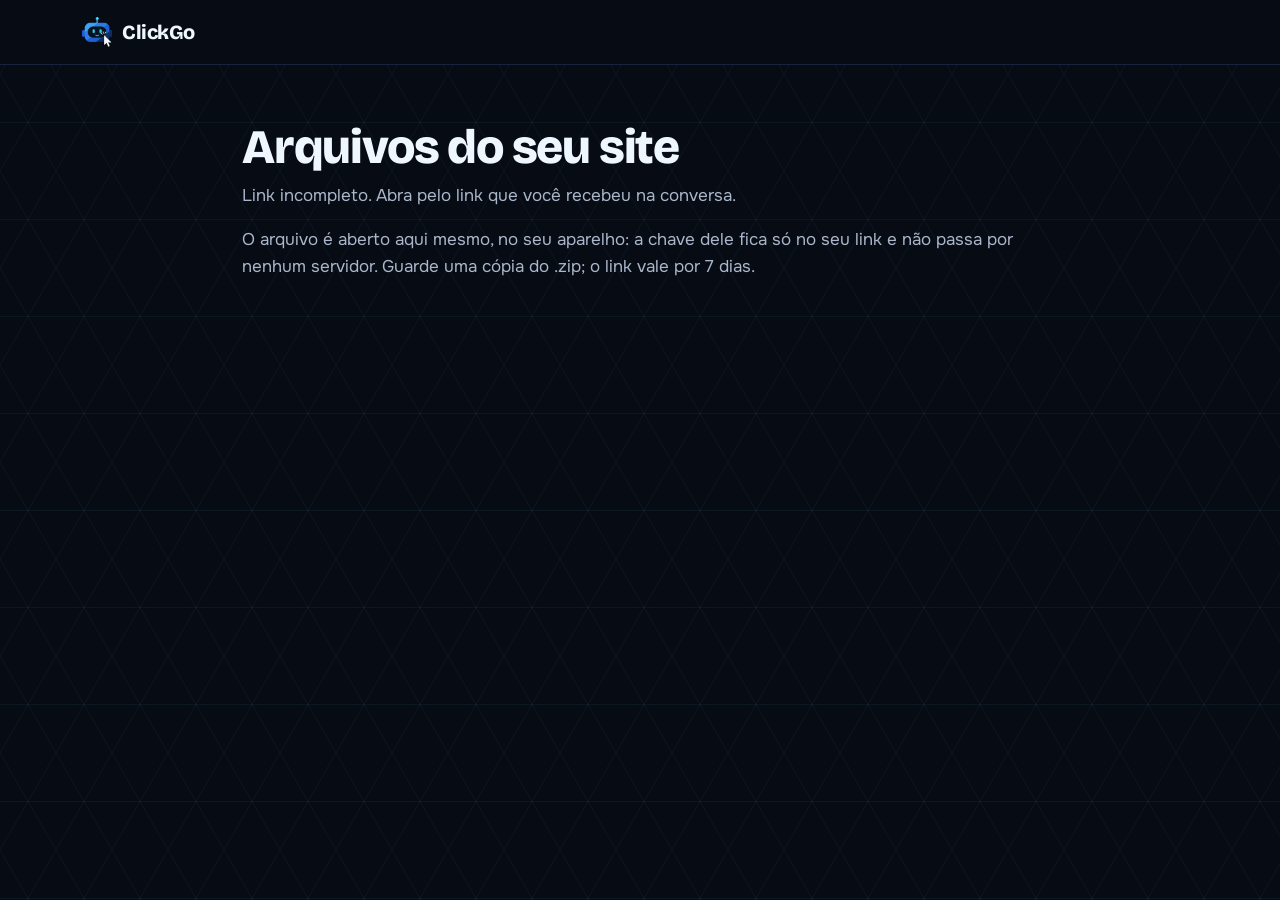
<file: baixar/index.html>
<!doctype html>
<html lang="pt-BR">
<head>
<meta charset="utf-8">
<meta name="viewport" content="width=device-width, initial-scale=1, viewport-fit=cover">
<title>Baixar os arquivos do seu site | ClickGo</title>
<meta name="robots" content="noindex, nofollow">
<meta name="referrer" content="no-referrer">
<meta name="theme-color" content="#050a18">
<link rel="icon" href="../favicon.ico" sizes="any">
<link rel="preconnect" href="https://fonts.googleapis.com">
<link rel="preconnect" href="https://fonts.gstatic.com" crossorigin>
<link href="https://fonts.googleapis.com/css2?family=Bricolage+Grotesque:opsz,wght@12..96,700..800&family=Onest:wght@400;500;700&display=swap" rel="stylesheet">
<link rel="stylesheet" href="../style.css">
</head>
<body>
<div class="malha" aria-hidden="true"></div>

<header class="topo">
  <div class="wrap topo-in">
    <a class="marca" href="../" aria-label="ClickGo, início">
      <img src="../assets/logo-clickgo.webp" width="38" height="38" alt="">
      <span>ClickGo</span>
    </a>
  </div>
</header>

<main class="legal">
  <div class="wrap estreito">
    <h1>Arquivos do seu site</h1>
    <p id="baixar-status" role="status">Preparando o seu arquivo…</p>
    <p><a id="baixar-link" class="bt bt-p" href="#" hidden>Baixar o .zip de novo</a></p>
    <p class="aviso-sub">O arquivo é aberto aqui mesmo, no seu aparelho: a chave dele fica só no seu link e não passa por nenhum servidor. Guarde uma cópia do .zip; o link vale por 7 dias.</p>
  </div>
</main>
<script src="/baixar.js?v=1"></script>
</body>
</html>
</file>
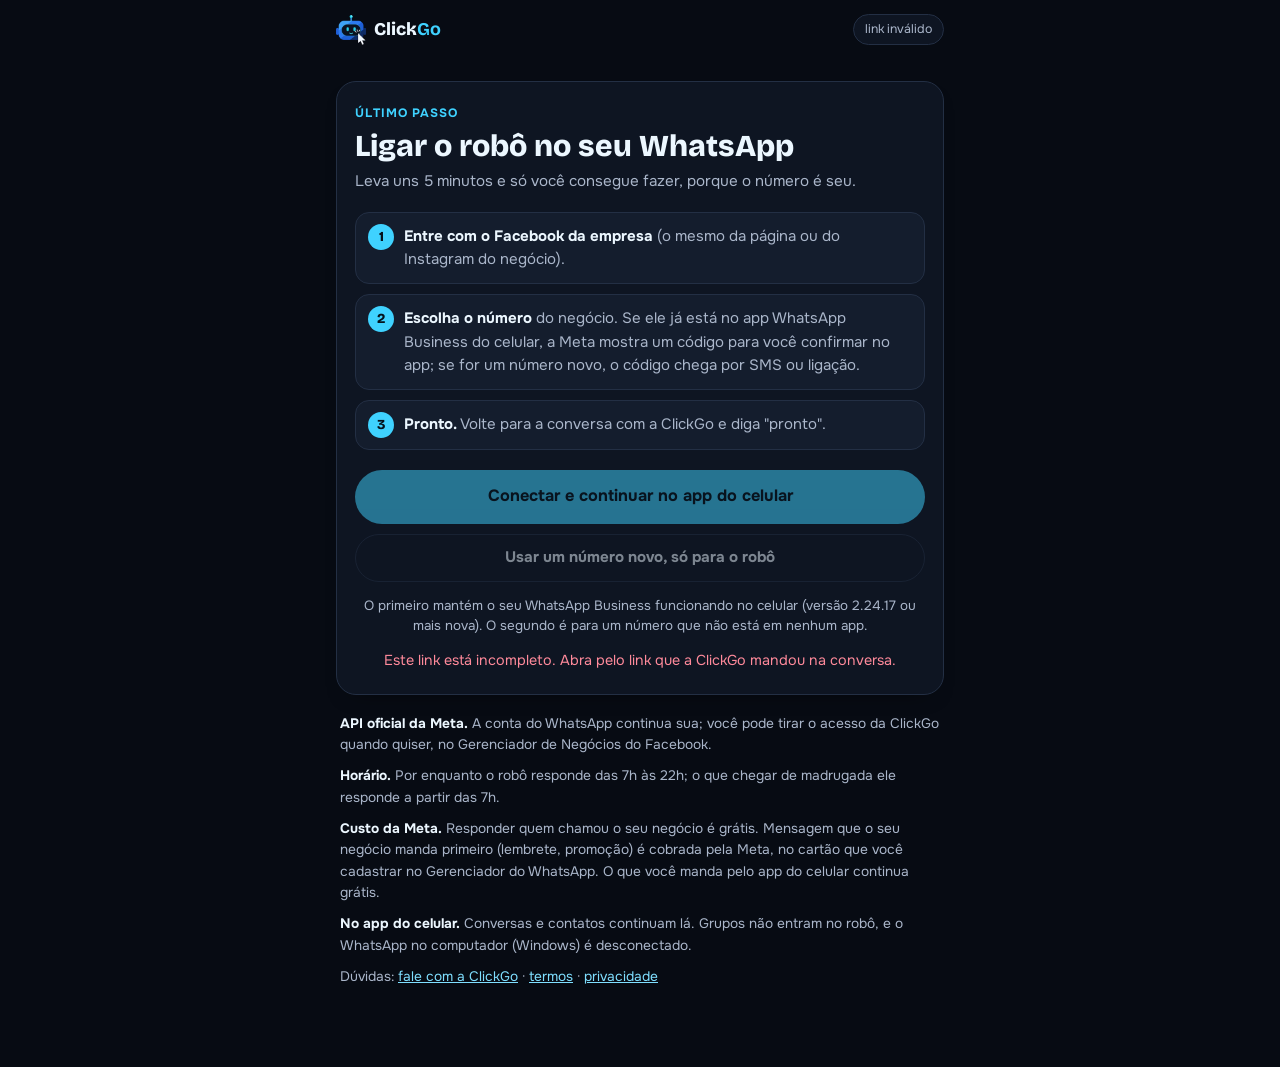
<file: conectar/index.html>
<!doctype html>
<html lang="pt-BR">
<head>
<meta charset="utf-8">
<meta name="viewport" content="width=device-width, initial-scale=1, viewport-fit=cover">
<title>Ligar o robô no seu WhatsApp | ClickGo</title>
<meta name="description" content="Conecte o número do WhatsApp do seu negócio ao robô de atendimento da ClickGo pela API oficial da Meta.">
<meta name="robots" content="noindex,nofollow">
<meta name="referrer" content="no-referrer">
<meta name="theme-color" content="#070b13">
<link rel="icon" href="/favicon.ico" sizes="any">
<link rel="preconnect" href="https://fonts.googleapis.com">
<link rel="preconnect" href="https://fonts.gstatic.com" crossorigin>
<link href="https://fonts.googleapis.com/css2?family=Bricolage+Grotesque:opsz,wght@12..96,700..800&family=Onest:wght@400;500;700&display=swap" rel="stylesheet">
<link rel="stylesheet" href="/conectar/conectar.css?v=2">
</head>
<body>
<header class="cn-topo">
  <a class="cn-marca" href="/" aria-label="ClickGo, início"><img src="/assets/logo-clickgo.webp" width="30" height="30" alt=""><span>Click<b>Go</b></span></a>
  <span class="cn-pill" id="online">conectando…</span>
</header>
<main class="cn-wrap">
  <section class="cn-cartao cn-entra" id="passo">
    <p class="cn-rotulo">Último passo</p>
    <h1>Ligar o robô no seu WhatsApp</h1>
    <p class="cn-sub">Leva uns 5 minutos e só você consegue fazer, porque o número é seu.</p>
    <ol class="cn-lista">
      <li><b>Entre com o Facebook da empresa</b> (o mesmo da página ou do Instagram do negócio).</li>
      <li><b>Escolha o número</b> do negócio. Se ele já está no app WhatsApp Business do celular, a Meta mostra um código para você confirmar no app; se for um número novo, o código chega por SMS ou ligação.</li>
      <li><b>Pronto.</b> Volte para a conversa com a ClickGo e diga "pronto".</li>
    </ol>
    <button type="button" class="cn-btn" id="conectar" disabled>Conectar e continuar no app do celular</button>
    <button type="button" class="cn-btn cn-btn-2" id="conectar-novo" disabled>Usar um número novo, só para o robô</button>
    <p class="cn-dica">O primeiro mantém o seu WhatsApp Business funcionando no celular (versão 2.24.17 ou mais nova). O segundo é para um número que não está em nenhum app.</p>
    <p class="cn-msg" id="msg" role="status" aria-live="polite"></p>
  </section>
  <section class="cn-cartao cn-entra" id="feito" hidden>
    <div class="cn-ok" aria-hidden="true"><svg viewBox="0 0 24 24" width="28" height="28"><path d="M5 12.5l4.2 4.2L19 7" fill="none" stroke="currentColor" stroke-width="2.4" stroke-linecap="round" stroke-linejoin="round"/></svg></div>
    <h1>Conectado!</h1>
    <p class="cn-sub" id="feito-s">Seu robô já pode atender no seu número. Volte para a conversa com a ClickGo e diga "pronto".</p>
  </section>
  <section class="cn-info cn-entra">
    <p><b>API oficial da Meta.</b> A conta do WhatsApp continua sua; você pode tirar o acesso da ClickGo quando quiser, no Gerenciador de Negócios do Facebook.</p>
    <p><b>Horário.</b> Por enquanto o robô responde das 7h às 22h; o que chegar de madrugada ele responde a partir das 7h.</p>
    <p><b>Custo da Meta.</b> Responder quem chamou o seu negócio é grátis. Mensagem que o seu negócio manda primeiro (lembrete, promoção) é cobrada pela Meta, no cartão que você cadastrar no Gerenciador do WhatsApp. O que você manda pelo app do celular continua grátis.</p>
    <p><b>No app do celular.</b> Conversas e contatos continuam lá. Grupos não entram no robô, e o WhatsApp no computador (Windows) é desconectado.</p>
    <p>Dúvidas: <a href="https://wa.me/5561984717809" target="_blank" rel="noopener">fale com a ClickGo</a> · <a href="/termos.html#robo">termos</a> · <a href="/privacidade.html">privacidade</a></p>
  </section>
</main>
<script src="/conectar/conectar.js?v=2" defer></script>
</body>
</html>
</file>
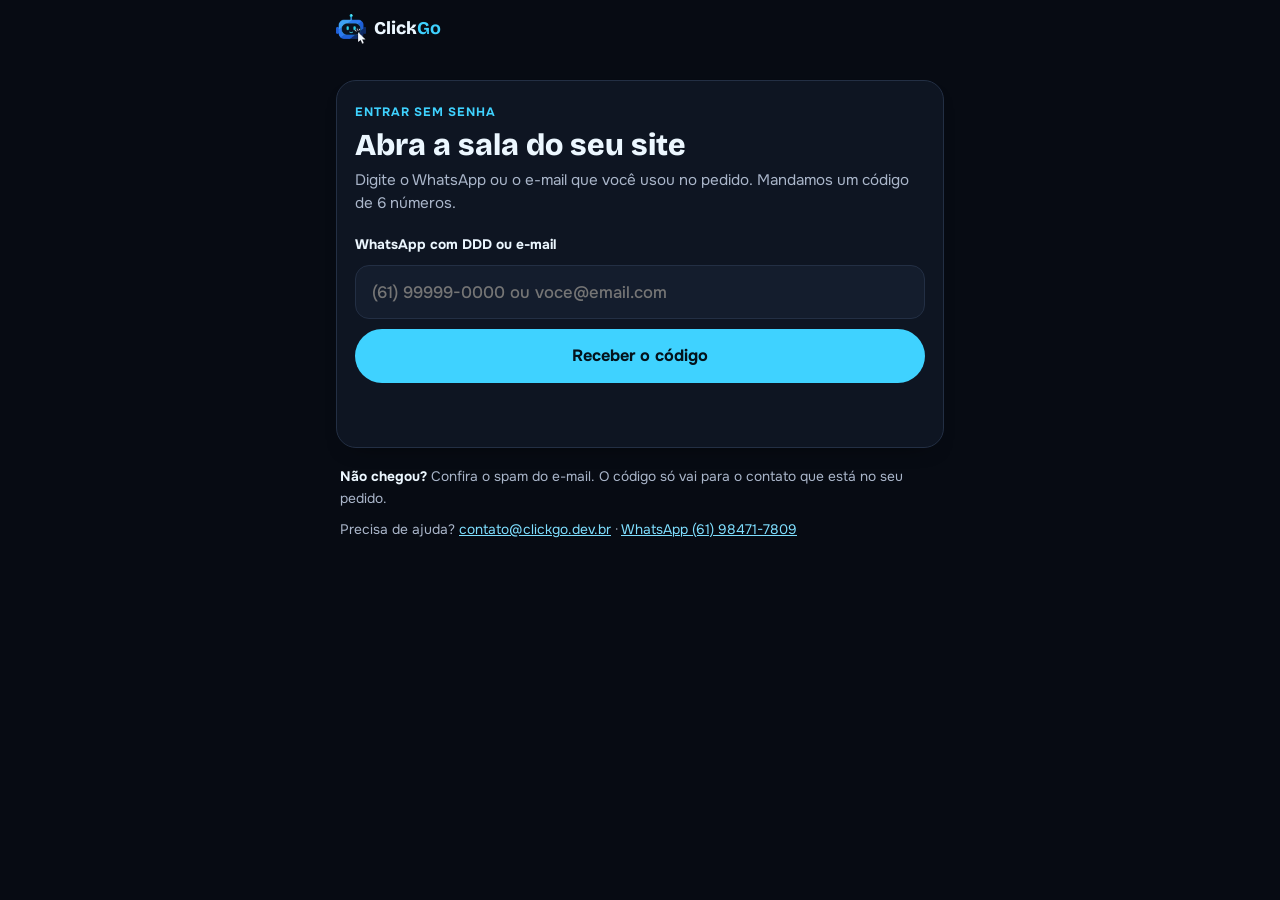
<file: entrar/index.html>
<!doctype html>
<html lang="pt-BR">
<head>
<meta charset="utf-8">
<meta name="viewport" content="width=device-width, initial-scale=1, viewport-fit=cover">
<title>Entrar na sala do seu site | ClickGo</title>
<meta name="description" content="Perdeu o link do seu pedido? Digite o seu WhatsApp ou e-mail e receba um código para entrar na sala do seu site.">
<meta name="robots" content="noindex,nofollow">
<meta name="referrer" content="no-referrer">
<meta name="theme-color" content="#070b13">
<link rel="icon" href="/favicon.ico" sizes="any">
<link rel="preconnect" href="https://fonts.googleapis.com">
<link rel="preconnect" href="https://fonts.gstatic.com" crossorigin>
<link href="https://fonts.googleapis.com/css2?family=Bricolage+Grotesque:opsz,wght@12..96,700..800&family=Onest:wght@400;500;700&display=swap" rel="stylesheet">
<link rel="stylesheet" href="/conectar/conectar.css?v=1">
<link rel="stylesheet" href="/entrar/entrar.css?v=1">
</head>
<body>
<header class="cn-topo">
  <a class="cn-marca" href="/" aria-label="ClickGo, início"><img src="/assets/logo-clickgo.webp" width="30" height="30" alt=""><span>Click<b>Go</b></span></a>
</header>
<main class="cn-wrap">
  <section class="cn-cartao cn-entra" id="passo-1">
    <p class="cn-rotulo">Entrar sem senha</p>
    <h1>Abra a sala do seu site</h1>
    <p class="cn-sub">Digite o WhatsApp ou o e-mail que você usou no pedido. Mandamos um código de 6 números.</p>
    <form id="f-contato" class="en-form" novalidate>
      <label class="en-rot" for="contato">WhatsApp com DDD ou e-mail</label>
      <input class="en-campo" id="contato" name="contato" type="text" inputmode="email" autocomplete="email" maxlength="120" placeholder="(61) 99999-0000 ou voce@email.com" required>
      <div id="cg-turnstile" class="en-cf" hidden></div>
      <button class="cn-btn" id="b-codigo" type="submit">Receber o código</button>
      <p class="cn-msg" id="m-contato" role="status" aria-live="polite"></p>
    </form>
  </section>

  <section class="cn-cartao cn-entra" id="passo-2" hidden>
    <p class="cn-rotulo">Quase lá</p>
    <h1>Digite o código</h1>
    <p class="cn-sub" id="enviado-para">Se esse contato tiver um pedido com a gente, o código chega em instantes. Ele vale 10 minutos.</p>
    <form id="f-codigo" class="en-form" novalidate>
      <label class="en-rot" for="codigo">Código de 6 números</label>
      <input class="en-campo en-codigo" id="codigo" name="codigo" type="text" inputmode="numeric" autocomplete="one-time-code" pattern="[0-9]{6}" maxlength="6" placeholder="000000" required>
      <button class="cn-btn" id="b-entrar" type="submit">Entrar</button>
      <p class="cn-msg" id="m-codigo" role="status" aria-live="polite"></p>
    </form>
    <button class="en-link" id="b-outro" type="button">Usar outro contato ou pedir outro código</button>
  </section>

  <section class="cn-cartao cn-entra" id="passo-3" hidden>
    <p class="cn-rotulo">Achamos</p>
    <h1>Qual pedido você quer abrir?</h1>
    <ul class="en-lista" id="lista"></ul>
  </section>

  <div class="cn-info cn-entra">
    <p><b>Não chegou?</b> Confira o spam do e-mail. O código só vai para o contato que está no seu pedido.</p>
    <p>Precisa de ajuda? <a href="mailto:contato@clickgo.dev.br">contato@clickgo.dev.br</a> · <a data-zap href="https://wa.me/5561984717809?text=Ol%C3%A1!%20Perdi%20o%20link%20do%20meu%20pedido%20na%20ClickGo." target="_blank" rel="noopener">WhatsApp (61) 98471-7809</a></p>
  </div>
</main>
<script src="/cg-comum.js"></script>
<script src="/entrar/entrar.js?v=1"></script>
</body>
</html>
</file>
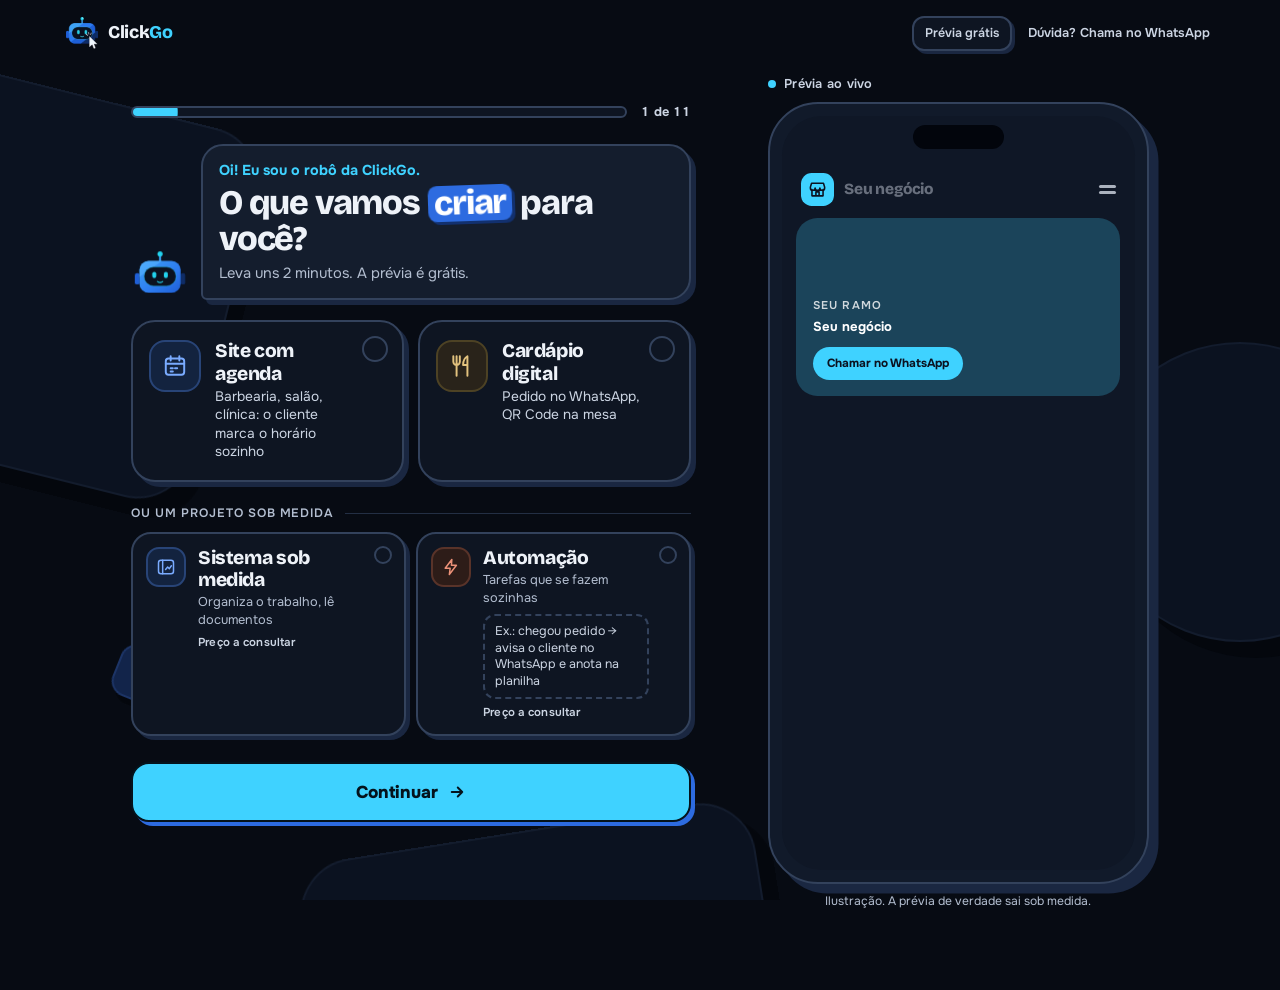
<file: esboco/index.html>
<!doctype html>
<html lang="pt-BR">
<head>
<meta charset="utf-8">
<meta name="viewport" content="width=device-width, initial-scale=1, viewport-fit=cover">
<title>Prévia grátis do seu site | ClickGo</title>
<meta name="description" content="Peça a prévia grátis do site do seu negócio. Você vê no celular, ajusta com o dedo e só paga se aprovar.">
<meta name="theme-color" content="#070b13">
<link rel="canonical" href="https://clickgo.dev.br/esboco/">
<meta property="og:title" content="Prévia grátis do seu site | ClickGo">
<meta property="og:description" content="Você vê o site do seu negócio no celular antes de pagar qualquer coisa.">
<meta property="og:image" content="https://clickgo.dev.br/assets/og-cover.jpg">
<link rel="icon" href="/favicon.ico" sizes="any">
<link rel="preconnect" href="https://fonts.googleapis.com">
<link rel="preconnect" href="https://fonts.gstatic.com" crossorigin>
<link href="https://fonts.googleapis.com/css2?family=Bricolage+Grotesque:opsz,wght@12..96,600..800&family=Onest:wght@400;500;600;700&display=swap" rel="stylesheet">
<link rel="stylesheet" href="/esboco/esboco.css?v=t2">
<link rel="stylesheet" href="/cg-cores.css?v=2">
<link rel="stylesheet" href="/cg-tatil.css?v=2">
<link rel="stylesheet" href="/cg-extras-publico.css?v=1">
</head>
<body>

<!-- mascote (reutilizado no topo do passo e na tela "montando"): <use href="#robo"> -->
<svg width="0" height="0" class="so-def" aria-hidden="true" focusable="false">
  <defs>
    <linearGradient id="rb-cab" x1="0" y1="0" x2="1" y2="1"><stop offset="0" stop-color="#3FA2F7"/><stop offset=".6" stop-color="#2D7BF0"/><stop offset="1" stop-color="#1F5FD6"/></linearGradient>
    <linearGradient id="rb-luz" x1="0" y1="0" x2="1" y2="0"><stop offset="0" stop-color="#a6e6ff"/><stop offset="1" stop-color="#22D3EE"/></linearGradient>
    <symbol id="robo" viewBox="120 90 760 640">
      <g class="r-ant"><line x1="500" y1="255" x2="500" y2="180" stroke="#3FA2F7" stroke-width="26" stroke-linecap="round"/><circle class="r-luz" cx="500" cy="160" r="34" fill="#22D3EE"/></g>
      <rect class="r-bd" x="770" y="410" width="60" height="150" rx="26" fill="#0F2C66"/>
      <rect class="r-be" x="170" y="410" width="60" height="150" rx="26" fill="#1F5FD6"/>
      <rect x="230" y="250" width="540" height="420" rx="120" fill="url(#rb-cab)"/>
      <path d="M350 250h177L230 460V370a120 120 0 0 1 120-120z" fill="#5ab4ff" opacity=".55"/>
      <rect x="290" y="330" width="420" height="250" rx="125" fill="#0B1220"/>
      <rect x="290" y="330" width="420" height="250" rx="125" fill="none" stroke="#22D3EE" stroke-opacity=".55" stroke-width="8"/>
      <g class="r-olhos"><rect x="398" y="393" width="52" height="84" rx="26" fill="#22D3EE"/><rect x="550" y="393" width="52" height="84" rx="26" fill="#22D3EE"/></g>
      <path class="r-boca" d="M466 520 Q500 548 534 520" fill="none" stroke="#22D3EE" stroke-width="14" stroke-linecap="round"/>
    </symbol>
  </defs>
</svg>

<header class="tp">
  <a class="tp-marca cg-mk" href="/" aria-label="ClickGo, início"><span class="cg-mk-logo"><img src="/assets/logo-clickgo.webp" width="28" height="28" alt=""><i class="cg-mk-onda" aria-hidden="true"></i></span><span class="cg-mk-wm">Click<b>Go</b></span></a>
  <span class="tp-selo">Prévia grátis</span>
  <a class="tp-zap" data-zap data-zap-pedido href="https://wa.me/5561984717809?text=Ol%C3%A1!%20Tenho%20uma%20d%C3%BAvida%20sobre%20o%20pedido%20de%20site%20na%20ClickGo." target="_blank" rel="noopener">Dúvida? <span class="tp-zap-l">Chama no </span>WhatsApp</a>
</header>

<main class="palco" id="palco">
  <div class="col">
    <!-- já pediu neste aparelho -->
    <section id="continuar" data-clarity-mask="true" class="cont" hidden aria-labelledby="continuar-t">
      <svg class="robo r-acena" width="84" height="70" aria-hidden="true"><use href="#robo"/></svg>
      <span class="cont-selo">Seu pedido está guardado</span>
      <h1 id="continuar-t">Você já pediu a prévia de <b id="continuar-nome">seu negócio</b></h1>
      <p class="cont-sub">Mudanças, pacote e conversa ficam na sua página.</p>
      <a class="bt bt-p" id="continuar-ir" href="/acompanhar/">Continuar de onde parei <span class="bt-seta" aria-hidden="true"></span></a>
      <button type="button" class="bt-txt" id="continuar-outro">Fazer outro pedido</button>
    </section>

    <!-- formulário em CONVERSA (24/10/2026; dono: "a pessoa guiada de um jeito legal, vai preenchendo, divertido"): o robô pergunta
         uma coisa por vez num balão; a resposta anterior aparece como fala da pessoa (toque para mudar). Todos os name/ids de
         antes ficaram (o esboco.js e a fila /api/clickgo/pedido dependem deles). -->
    <form id="form" class="wz" novalidate>
      <div class="wz-topo">
        <div class="wz-prog" role="progressbar" aria-label="Progresso do pedido" aria-valuemin="1" aria-valuemax="11" aria-valuenow="1" id="prog"><i id="prog-barra"></i></div>
        <p class="wz-passo" id="passo-txt" aria-live="polite">1 de 11</p>
      </div>

      <button type="button" class="eco" id="eco" hidden data-clarity-mask="true"><span class="eco-txt" id="eco-txt"></span><span class="eco-mudar">mudar</span></button>

      <div class="wz-palco" id="passos">

        <!-- 1. o que vamos criar -->
        <section class="ps" data-p="oque" aria-labelledby="t-oque">
          <div class="fala"><svg class="robo" id="robo-ps" width="52" height="44" aria-hidden="true"><use href="#robo"/></svg>
            <div class="balao"><p class="ps-kick">Oi! Eu sou o robô da ClickGo.</p><h1 id="t-oque" class="ps-t" tabindex="-1">O que vamos <span class="mk">criar</span> para você?</h1><p class="ps-d">Leva uns 2 minutos. A prévia é grátis.</p></div></div>
          <div class="resp">
            <div class="grandes" role="radiogroup" aria-labelledby="t-oque">
              <label class="gc"><input data-clarity-mask="true" type="radio" name="oque" value="site">
                <span class="gc-in"><span class="gc-ic"><svg viewBox="0 0 24 24" aria-hidden="true"><rect x="3.5" y="5" width="17" height="15" rx="2.5"/><path d="M3.5 10h17M8 3v4M16 3v4M8 14h2M12 14h2M8 17h2"/></svg></span>
                  <span class="gc-tx"><b>Site com agenda</b><small>Barbearia, salão, clínica: o cliente marca o horário sozinho</small></span></span></label>
              <label class="gc"><input data-clarity-mask="true" type="radio" name="oque" value="cardapio">
                <span class="gc-in"><span class="gc-ic"><svg viewBox="0 0 24 24" aria-hidden="true"><path d="M7 3v8M4 3v5a3 3 0 0 0 6 0V3M7 11v10M17 21V3c-2.5 1.5-4 4.5-4 8h4"/></svg></span>
                  <span class="gc-tx"><b>Cardápio digital</b><small>Pedido no WhatsApp, QR Code na mesa</small></span></span></label>
            </div>
            <p class="outros-t" id="t-outros">Ou um projeto sob medida</p>
            <div class="pequenos" role="radiogroup" aria-labelledby="t-outros">
              <label class="gc gc-mini"><input data-clarity-mask="true" type="radio" name="oque" value="sistema">
                <span class="gc-in"><span class="gc-ic"><svg viewBox="0 0 24 24" aria-hidden="true"><rect x="3" y="4" width="18" height="16" rx="3"/><path d="M8 4v16M11.5 15l2.5-3 2 2 2.5-3.5"/></svg></span>
                  <span class="gc-tx"><b>Sistema sob medida</b><small>Organiza o trabalho, lê documentos</small><span class="gc-preco">Preço a consultar</span></span></span></label>
              <label class="gc gc-mini"><input data-clarity-mask="true" type="radio" name="oque" value="automacao">
                <span class="gc-in"><span class="gc-ic"><svg viewBox="0 0 24 24" aria-hidden="true"><path d="M13 3 5 13.5h6L10 21l8.5-11h-6z"/></svg></span>
                  <span class="gc-tx"><b>Automação</b><small>Tarefas que se fazem sozinhas</small><span class="gc-ex">Ex.: chegou pedido → avisa o cliente no WhatsApp e anota na planilha</span><span class="gc-preco">Preço a consultar</span></span></span></label>
            </div>
          </div>
        </section>

        <!-- 2. nome do negócio -->
        <section class="ps" data-p="negocio" aria-labelledby="t-negocio" hidden>
          <div class="fala"><svg class="robo" width="52" height="44" aria-hidden="true"><use href="#robo"/></svg>
            <div class="balao"><p class="ps-kick" data-kick="{tipo}, anotado!">Boa escolha!</p><h2 id="t-negocio" class="ps-t" tabindex="-1">Como se chama o seu negócio?</h2></div></div>
          <div class="resp">
            <label class="cp cp-grande"><span class="cp-r vh">Nome do negócio</span><input data-clarity-mask="true" name="negocio" required maxlength="80" autocomplete="organization" autocapitalize="words" placeholder="Ex.: Barbearia Dois Irmãos" enterkeyhint="next"></label>
          </div>
        </section>

        <!-- 3. ramo -->
        <section class="ps" data-p="ramo" aria-labelledby="t-ramo" hidden>
          <div class="fala"><svg class="robo" width="52" height="44" aria-hidden="true"><use href="#robo"/></svg>
            <div class="balao"><p class="ps-kick" data-kick="Prazer, {nome}!">Prazer!</p><h2 id="t-ramo" class="ps-t" tabindex="-1">Qual é o ramo?</h2><p class="ps-d">Toque numa sugestão ou escreva do seu jeito.</p></div></div>
          <div class="resp">
            <label class="cp cp-grande"><span class="cp-r vh">Ramo</span><input data-clarity-mask="true" name="ramo" id="ramo" required maxlength="60" autocapitalize="sentences" placeholder="Ex.: Barbearia" enterkeyhint="next"></label>
            <div class="sug" id="ramos" aria-label="Sugestões de ramo"></div>
          </div>
        </section>

        <!-- 4. cidade -->
        <section class="ps" data-p="cidade" aria-labelledby="t-cidade" hidden>
          <div class="fala"><svg class="robo" width="52" height="44" aria-hidden="true"><use href="#robo"/></svg>
            <div class="balao"><p class="ps-kick" data-kick="{ramo}, que legal.">Anotado.</p><h2 id="t-cidade" class="ps-t" tabindex="-1">Em que cidade vocês atendem?</h2><p class="ps-d">Ajuda a gente a falar a língua dos seus clientes.</p></div></div>
          <div class="resp">
            <label class="cp cp-grande"><span class="cp-r vh">Cidade</span><input data-clarity-mask="true" name="cidade" required maxlength="80" autocomplete="address-level2" autocapitalize="words" placeholder="Ex.: Recife - PE" enterkeyhint="next"></label>
          </div>
        </section>

        <!-- 5. o que precisa (depende da escolha) -->
        <section class="ps" data-p="precisa" aria-labelledby="t-precisa" hidden>
          <div class="fala"><svg class="robo" width="52" height="44" aria-hidden="true"><use href="#robo"/></svg>
            <div class="balao"><p class="ps-kick">Agora a parte boa.</p><h2 id="t-precisa" class="ps-t" tabindex="-1">O que ele precisa fazer?</h2><p class="ps-d" id="d-precisa">Marque quantos quiser.</p></div></div>
          <div class="resp">
            <div class="ops" data-para="site" role="group" aria-labelledby="t-precisa">
              <label class="op"><input data-clarity-mask="true" type="checkbox" name="precisa" value="contato"><span><svg viewBox="0 0 24 24" aria-hidden="true"><path d="M4 5h16v11H9l-5 4z"/><path d="M8 10h8M8 13h5"/></svg>Receber contato no WhatsApp</span></label>
              <label class="op"><input data-clarity-mask="true" type="checkbox" name="precisa" value="agendar"><span><svg viewBox="0 0 24 24" aria-hidden="true"><rect x="3.5" y="5" width="17" height="15" rx="2.5"/><path d="M3.5 10h17M8 3v4M16 3v4M8 14h2M12 14h2"/></svg>Agendar horário</span></label>
              <label class="op"><input data-clarity-mask="true" type="checkbox" name="precisa" value="vender"><span><svg viewBox="0 0 24 24" aria-hidden="true"><path d="M3 4h2.5l2.2 11h10.6L20.5 8H7"/><circle cx="9.5" cy="19" r="1.5"/><circle cx="17" cy="19" r="1.5"/></svg>Vender online</span></label>
              <label class="op"><input data-clarity-mask="true" type="checkbox" name="precisa" value="catalogo"><span><svg viewBox="0 0 24 24" aria-hidden="true"><rect x="4" y="4" width="7" height="7" rx="1.5"/><rect x="13" y="4" width="7" height="7" rx="1.5"/><rect x="4" y="13" width="7" height="7" rx="1.5"/><rect x="13" y="13" width="7" height="7" rx="1.5"/></svg>Catálogo com muitos itens</span></label>
              <label class="op"><input data-clarity-mask="true" type="checkbox" name="precisa" value="paginas"><span><svg viewBox="0 0 24 24" aria-hidden="true"><path d="M12 3 3 8l9 5 9-5z"/><path d="m3 13 9 5 9-5"/></svg>Várias páginas</span></label>
              <label class="op"><input data-clarity-mask="true" type="checkbox" name="precisa" value="login"><span><svg viewBox="0 0 24 24" aria-hidden="true"><rect x="5" y="10.5" width="14" height="10" rx="2.5"/><path d="M8 10.5V8a4 4 0 0 1 8 0v2.5"/></svg>Área do cliente com login</span></label>
            </div>
            <div class="ops" data-para="cardapio" role="group" aria-labelledby="t-precisa">
              <label class="op"><input data-clarity-mask="true" type="checkbox" name="cpx" value="whats"><span><svg viewBox="0 0 24 24" aria-hidden="true"><path d="M4 20l1.3-4A8 8 0 1 1 8 18.7z"/><path d="M9 9.5c.5 2.5 2.5 4.5 5 5"/></svg>Pedido no WhatsApp</span></label>
              <label class="op"><input data-clarity-mask="true" type="checkbox" name="cpx" value="entrega"><span><svg viewBox="0 0 24 24" aria-hidden="true"><circle cx="6" cy="17" r="2.5"/><circle cx="18" cy="17" r="2.5"/><path d="M8.5 17h7M14 7h3l3 6v4M3 13h11V7H3z"/></svg>Entrega com taxa por bairro</span></label>
              <label class="op"><input data-clarity-mask="true" type="checkbox" name="cpx" value="qr"><span><svg viewBox="0 0 24 24" aria-hidden="true"><rect x="4" y="4" width="6" height="6" rx="1"/><rect x="14" y="4" width="6" height="6" rx="1"/><rect x="4" y="14" width="6" height="6" rx="1"/><path d="M14 14h2v2h-2zM18 18h2v2h-2zM14 18h2M18 14h2"/></svg>QR Code na mesa</span></label>
              <label class="op"><input data-clarity-mask="true" type="checkbox" name="cpx" value="muitos"><span><svg viewBox="0 0 24 24" aria-hidden="true"><path d="M8 6h12M8 12h12M8 18h12"/><circle cx="4" cy="6" r="1"/><circle cx="4" cy="12" r="1"/><circle cx="4" cy="18" r="1"/></svg>Muitos itens (mais de 30)</span></label>
            </div>
            <div class="sis-q" data-para="sistema automacao">
              <label class="cp"><span class="cp-r" id="r-sisfaz">O que o sistema precisa fazer?</span><textarea data-clarity-mask="true" name="sis_faz" id="sis-faz" maxlength="600" rows="3" placeholder="Com as suas palavras" data-conta="600"></textarea></label>
              <div class="exs" id="exs" aria-label="Exemplos"></div>
              <div class="cp"><span class="cp-r" id="r-env">Envolve</span>
                <div class="quad" role="group" aria-labelledby="r-env">
                  <label class="qd"><input data-clarity-mask="true" type="checkbox" name="sis_env" value="WhatsApp"><span><svg viewBox="0 0 24 24" aria-hidden="true"><path d="M4 20l1.3-4A8 8 0 1 1 8 18.7z"/></svg>WhatsApp</span></label>
                  <label class="qd"><input data-clarity-mask="true" type="checkbox" name="sis_env" value="planilha"><span><svg viewBox="0 0 24 24" aria-hidden="true"><rect x="4" y="4" width="16" height="16" rx="2"/><path d="M4 10h16M4 15h16M10 4v16"/></svg>Planilha</span></label>
                  <label class="qd"><input data-clarity-mask="true" type="checkbox" name="sis_env" value="pagamento"><span><svg viewBox="0 0 24 24" aria-hidden="true"><rect x="3" y="6" width="18" height="13" rx="2.5"/><path d="M3 10.5h18M7 15h3"/></svg>Pagamento</span></label>
                  <label class="qd"><input data-clarity-mask="true" type="checkbox" name="sis_env" value="PDFs"><span><svg viewBox="0 0 24 24" aria-hidden="true"><path d="M6 3h9l4 4v14H6z"/><path d="M14 3v5h5M9 13h6M9 17h4"/></svg>PDFs</span></label>
                  <label class="qd"><input data-clarity-mask="true" type="checkbox" name="sis_env" value="login"><span><svg viewBox="0 0 24 24" aria-hidden="true"><rect x="5" y="10.5" width="14" height="10" rx="2.5"/><path d="M8 10.5V8a4 4 0 0 1 8 0v2.5"/></svg>Login</span></label>
                </div></div>
              <div class="cp"><span class="cp-r" id="r-quem">Quantas pessoas usam?</span>
                <div class="pills" role="radiogroup" aria-labelledby="r-quem">
                  <label class="pl"><input data-clarity-mask="true" type="radio" name="sis_quem" value="Só eu"><span>Só eu</span></label>
                  <label class="pl"><input data-clarity-mask="true" type="radio" name="sis_quem" value="2 a 5"><span>2 a 5</span></label>
                  <label class="pl"><input data-clarity-mask="true" type="radio" name="sis_quem" value="6 a 20"><span>6 a 20</span></label>
                  <label class="pl"><input data-clarity-mask="true" type="radio" name="sis_quem" value="Mais de 20"><span>Mais de 20</span></label>
                </div></div>
            </div>
          </div>
        </section>

        <!-- 6. serviços / itens do cardápio (fica de fora em sistema e automação) -->
        <section class="ps" data-p="servicos" aria-labelledby="t-servicos" hidden>
          <div class="fala"><svg class="robo" width="52" height="44" aria-hidden="true"><use href="#robo"/></svg>
            <div class="balao"><p class="ps-kick">Isso aparece no site do jeito que você escrever.</p><h2 id="t-servicos" class="ps-t" tabindex="-1">Quais serviços e preços?</h2><p class="ps-d">Opcional. Pode pular e mandar depois.</p></div></div>
          <div class="resp">
            <label class="cp" id="cp-servicos"><span class="cp-r" id="r-servicos">Serviços e preços</span><textarea data-clarity-mask="true" name="servicos" maxlength="1200" rows="3" placeholder="Corte R$ 40, barba R$ 30" aria-describedby="d-servicos" data-conta="1200"></textarea><small class="cp-dica" id="d-servicos"></small></label>
            <!-- tíquetes: o que a pessoa escreve vira etiqueta com preço (só visual; o que vai no pedido é o campo servicos) -->
            <div class="tiques" id="tiques" aria-hidden="true" data-clarity-mask="true"></div>
            <!-- cardápio: foto ou PDF do cardápio atual (a ClickGo lê os itens e preços e o cliente confere no chat antes da prévia) -->
            <div class="cp" id="cp-cardfoto" hidden><span class="cp-r" id="r-cardfoto">Tem o cardápio atual? <i>opcional</i></span>
              <small class="cp-dica cp-dica-cima" id="d-cardfoto">Mande a foto ou o PDF do cardápio que você já usa: a gente lê os itens e os preços e te mostra para conferir antes de montar.</small>
              <label class="drop drop-mini" id="drop-card">
                <input data-clarity-mask="true" type="file" accept="image/*,application/pdf" multiple id="card-input" class="vh" aria-describedby="d-cardfoto">
                <svg viewBox="0 0 48 48" aria-hidden="true"><rect x="10" y="6" width="28" height="36" rx="5"/><path d="M17 16h14M17 23h14M17 30h9"/></svg>
                <b>Enviar foto ou PDF do cardápio</b><small id="card-cont">até 2 imagens ou páginas</small>
              </label>
              <div class="miniat" id="card-fotos" aria-live="polite"></div>
            </div>
          </div>
        </section>

        <!-- 7. cores -->
        <section class="ps" data-p="cores" aria-labelledby="t-cores" hidden>
          <div class="fala"><svg class="robo" width="52" height="44" aria-hidden="true"><use href="#robo"/></svg>
            <div class="balao"><p class="ps-kick" data-kick="Vamos deixar a cara de {nome}.">Vamos deixar com a sua cara.</p><h2 id="t-cores" class="ps-t" tabindex="-1">Quais são as cores da marca?</h2><p class="ps-d">Opcional. Toque numa dupla, escolha ou escreva.</p></div></div>
          <div class="resp">
            <div class="cp"><span class="cp-r vh" id="r-cores">Cores da marca</span>
              <div class="paletas" id="paletas" role="group" aria-labelledby="r-cores"></div>
              <div class="cores-livre">
                <label class="cor-pick" title="Cor principal"><input data-clarity-mask="true" type="color" id="cor1" value="#3fd2ff" aria-label="Cor principal"></label>
                <label class="cor-pick" title="Cor de apoio"><input data-clarity-mask="true" type="color" id="cor2" value="#0e1522" aria-label="Cor de apoio"></label>
                <input data-clarity-mask="true" name="cores" id="cores" maxlength="120" placeholder="ou escreva: preto e dourado" aria-labelledby="r-cores" enterkeyhint="next">
              </div></div>
          </div>
        </section>

        <!-- 8. fotos -->
        <section class="ps" data-p="fotos" aria-labelledby="t-fotos" hidden>
          <div class="fala"><svg class="robo" width="52" height="44" aria-hidden="true"><use href="#robo"/></svg>
            <div class="balao"><p class="ps-kick">Foto de verdade faz toda a diferença.</p><h2 id="t-fotos" class="ps-t" tabindex="-1">Tem fotos?</h2><p class="ps-d">Logo, fachada, equipe ou trabalhos. Até 3. Sem foto, usamos imagens ilustrativas.</p></div></div>
          <div class="resp">
            <label class="drop" id="drop">
              <input data-clarity-mask="true" type="file" accept="image/*" multiple id="foto-input" class="vh">
              <svg viewBox="0 0 48 48" aria-hidden="true"><rect x="6" y="10" width="36" height="28" rx="6"/><circle cx="17" cy="20" r="3.5"/><path d="m8 34 10-9 7 6 6-5 9 8"/></svg>
              <b>Toque para escolher ou arraste aqui</b><small id="foto-cont">0 de 3</small>
            </label>
            <div class="miniat" id="fotos" aria-live="polite"></div>
          </div>
        </section>

        <!-- 9. recado: escrever e/ou gravar um áudio (opcional) -->
        <section class="ps" data-p="falar" aria-labelledby="t-falar" hidden>
          <div class="fala"><svg class="robo" width="52" height="44" aria-hidden="true"><use href="#robo"/></svg>
            <div class="balao"><p class="ps-kick">Quase lá!</p><h2 id="t-falar" class="ps-t" tabindex="-1">Quer contar mais alguma coisa?</h2><p class="ps-d">Escreva ou grave um áudio. Tudo opcional.</p></div></div>
          <div class="resp">
            <label class="cp"><span class="cp-r" id="r-quer">O que não pode faltar?</span><textarea data-clarity-mask="true" name="quer" maxlength="1500" rows="3" placeholder="Fotos do espaço, botão para agendar" data-conta="1500"></textarea></label>
            <!-- gravador (MediaRecorder): o microfone só é pedido no clique; até 2 min; vai junto com o pedido -->
            <div class="grav" id="grav" data-estado="pronto" data-clarity-mask="true">
              <p class="grav-ou" aria-hidden="true">ou</p>
              <button type="button" class="grav-bt" id="grav-iniciar">
                <span class="grav-mic" aria-hidden="true"><svg viewBox="0 0 24 24"><rect x="9" y="3" width="6" height="11" rx="3"/><path d="M5.5 11a6.5 6.5 0 0 0 13 0M12 17.5V21M8.5 21h7"/></svg></span>
                <span class="grav-bt-tx"><b>Com preguiça de digitar?</b><small>Toque e fale. Até 2 minutos.</small></span>
              </button>
              <div class="grav-rec" role="group" aria-label="Gravando áudio">
                <span class="grav-ponto" aria-hidden="true"></span>
                <span class="grav-tempo" id="grav-tempo" aria-live="off">0:00</span><span class="grav-max">/ 2:00</span>
                <span class="grav-ondas" id="grav-ondas" aria-hidden="true"><i></i><i></i><i></i><i></i><i></i><i></i><i></i><i></i><i></i><i></i><i></i><i></i></span>
                <button type="button" class="grav-ic" id="grav-pausar" aria-label="Pausar"><svg viewBox="0 0 24 24" aria-hidden="true"><path class="ic-pausa" d="M9 6v12M15 6v12"/><path class="ic-volta" d="M8 5.5v13l10.5-6.5z"/></svg></button>
                <button type="button" class="grav-fim" id="grav-parar"><svg viewBox="0 0 24 24" aria-hidden="true"><path d="M5 12.5l4.5 4.5L19 7.5"/></svg>Pronto</button>
              </div>
              <div class="grav-ok" role="group" aria-label="Seu áudio">
                <button type="button" class="grav-play" id="grav-ouvir" aria-label="Ouvir o áudio"><svg viewBox="0 0 24 24" aria-hidden="true"><path class="ic-play" d="M8 5.5v13l10.5-6.5z"/><path class="ic-pausa" d="M9 6v12M15 6v12"/></svg></button>
                <span class="grav-barra" aria-hidden="true"><i id="grav-prog"></i></span>
                <span class="grav-dur" id="grav-dur">0:00</span>
                <button type="button" class="grav-txt" id="grav-refazer">Regravar</button>
                <button type="button" class="grav-ic grav-x" id="grav-apagar" aria-label="Apagar o áudio"><svg viewBox="0 0 24 24" aria-hidden="true"><path d="M6 6l12 12M18 6 6 18"/></svg></button>
              </div>
              <p class="grav-msg" id="grav-msg" role="status" hidden></p>
              <audio id="grav-audio" preload="metadata"></audio>
            </div>
          </div>
        </section>

        <!-- 10. contato -->
        <section class="ps" data-p="contato" aria-labelledby="t-contato" hidden>
          <div class="fala"><svg class="robo" width="52" height="44" aria-hidden="true"><use href="#robo"/></svg>
            <div class="balao"><p class="ps-kick">Última pergunta.</p><h2 id="t-contato" class="ps-t" tabindex="-1">Onde te avisamos?</h2><p class="ps-d" id="avisos-sub">Mandamos o link da prévia no seu e-mail.</p></div></div>
          <div class="resp">
            <label class="cp"><span class="cp-r" id="rot-email">E-mail <i>obrigatório</i></span><input data-clarity-mask="true" name="email" type="email" maxlength="120" autocomplete="email" autocapitalize="off" spellcheck="false" placeholder="voce@email.com" required enterkeyhint="next" inputmode="email"><small class="cp-dica cp-sug" id="email-sug" hidden></small></label>
            <label class="cp"><span class="cp-r" id="rot-whats">WhatsApp <i>recomendado</i></span><input data-clarity-mask="true" name="whatsapp" type="tel" inputmode="tel" maxlength="20" autocomplete="tel-national" placeholder="(DDD) 99999-9999" enterkeyhint="next"></label>
            <label class="cp"><span class="cp-r">Instagram do negócio <i>opcional</i></span><input data-clarity-mask="true" name="instagram" maxlength="60" placeholder="@seunegocio" autocapitalize="off" autocorrect="off" spellcheck="false" enterkeyhint="done"></label>
          </div>
        </section>

        <!-- 11. revisão -->
        <section class="ps" data-p="revisao" aria-labelledby="t-revisao" hidden>
          <div class="fala"><svg class="robo" width="52" height="44" aria-hidden="true"><use href="#robo"/></svg>
            <div class="balao"><p class="ps-kick">Prontinho.</p><h2 id="t-revisao" class="ps-t" tabindex="-1">Tudo certo?</h2><p class="ps-d">Toque em “Mudar” para corrigir.</p></div></div>
          <div class="resp">
            <dl class="rev" id="rev" data-clarity-mask="true"></dl>
            <p class="aviso-sub" id="continuar-aviso" hidden>O pedido novo <b>substitui</b> o anterior deste aparelho. O antigo é cancelado sem custo.</p>
            <div class="isca" aria-hidden="true"><label>Site<input data-clarity-mask="true" name="site_url" tabindex="-1" autocomplete="off"></label></div>
            <div id="cg-form-extras" hidden></div>
            <label class="aceite"><input data-clarity-mask="true" type="checkbox" name="aceite" required><span class="aceite-cx" aria-hidden="true"></span><span>Concordo que a ClickGo use esses dados só para este pedido. <a href="/privacidade.html" target="_blank" rel="noopener">Privacidade</a> · <a href="/termos.html" target="_blank" rel="noopener">Termos</a></span></label>
            <label class="aceite aceite-port"><input type="checkbox" name="portfolio" checked><span class="aceite-cx" aria-hidden="true"></span><span>Autorizo a ClickGo a mostrar meu site no portfólio (prints, link e nome do negócio, nunca dados dos meus clientes). Dá para mudar depois na sua página. <a href="/termos.html#portfolio" target="_blank" rel="noopener">Como funciona</a></span></label>
            <div id="cg-turnstile" class="cg-turnstile" hidden></div>
            <p class="rod-legal">ClickGo · CNPJ 50.522.870/0001-07 · <a href="mailto:contato@clickgo.dev.br">contato@clickgo.dev.br</a> · <a class="" data-zap data-zap-pedido href="https://wa.me/5561984717809?text=Ol%C3%A1!%20Tenho%20uma%20d%C3%BAvida%20sobre%20o%20pedido%20de%20site%20na%20ClickGo." target="_blank" rel="noopener">WhatsApp <span data-zap-num>(61) 98471-7809</span></a> · <a href="/exclusao-de-dados/" target="_blank" rel="noopener">Exclusão de dados</a></p>
          </div>
        </section>
      </div>

      <p class="erro" id="erro" role="alert" hidden></p>

      <div class="wz-nav" id="nav">
        <button type="button" class="bt bt-v" id="voltar" aria-label="Voltar"><svg viewBox="0 0 24 24" aria-hidden="true"><path d="M15 5l-7 7 7 7"/></svg><span>Voltar</span></button>
        <button type="button" class="bt bt-v prev-abre" id="prev-abre" aria-controls="prev" aria-expanded="false"><span class="prev-abre-mini" aria-hidden="true"><i></i><i></i><i></i></span><span class="prev-abre-txt">Prévia</span></button>
        <button type="submit" class="bt bt-p" id="enviar"><span id="enviar-txt">Continuar</span><span class="bt-seta" aria-hidden="true"></span></button>
      </div>
      <p class="lgpd" id="lgpd" hidden>Você pode pedir para apagar seus dados quando quiser: contato@clickgo.dev.br.</p>
    </form>
  </div>

  <!-- prévia ao vivo -->
  <aside data-clarity-mask="true" class="prev" id="prev" aria-label="Prévia do seu site">
    <div class="prev-cab"><span class="prev-viva"><i></i>Prévia ao vivo</span><button type="button" class="prev-fechar" id="prev-fechar" aria-label="Fechar prévia"><svg viewBox="0 0 24 24" aria-hidden="true"><path d="M6 6l12 12M18 6 6 18"/></svg></button></div>
    <div class="tel" id="tel">
      <div class="tel-tela" id="tela">
        <!-- mini site / cardápio -->
        <div class="ms" id="ms">
          <div class="ms-top"><span class="ms-logo" id="ms-logo"></span><b class="ms-nome" id="ms-nome">Seu negócio</b><span class="ms-ham" aria-hidden="true"><i></i><i></i></span></div>
          <div class="ms-b ms-nav" data-b="paginas"><i class="on">Início</i><i>Sobre</i><i>Serviços</i><i>Contato</i></div>
          <div class="ms-hero" id="ms-hero"><div class="ms-hero-in"><small id="ms-ramo">Seu ramo</small><strong id="ms-tit">Seu negócio</strong><span class="ms-cta" id="ms-cta">Chamar no WhatsApp</span></div></div>
          <div class="ms-b" data-b="agendar"><h4>Agende seu horário</h4><div class="ms-dias"><i>Seg<b>12</b></i><i class="on">Ter<b>13</b></i><i>Qua<b>14</b></i><i>Qui<b>15</b></i></div><div class="ms-slots"><i>09:00</i><i class="on">10:30</i><i>14:00</i></div></div>
          <div class="ms-b" data-b="lista"><h4 id="ms-lista-t">Serviços</h4><ul class="ms-lista" id="ms-lista"></ul></div>
          <div class="ms-b" data-b="vender"><h4 id="ms-loja-t">Loja</h4><div class="ms-prods"><i><u></u><b>Produto</b><s>R$ 59</s></i><i><u></u><b>Produto</b><s>R$ 89</s></i></div><span class="ms-carr">Carrinho · 2 itens</span></div>
          <div class="ms-b" data-b="entrega"><h4>Entrega</h4><div class="ms-ent"><span>Centro <b>R$ 5</b></span><span>Bairro vizinho <b>R$ 8</b></span><span>Retirar no local <b>grátis</b></span></div></div>
          <div class="ms-b" data-b="catalogo"><h4>Catálogo</h4><div class="ms-grade"><i></i><i></i><i></i><i></i><i></i><i></i></div></div>
          <div class="ms-b" data-b="qr"><div class="ms-qr"><span class="ms-qr-c" aria-hidden="true"><i></i><i></i><i></i><i></i><i></i><i></i><i></i><i></i><i></i></span><div><b>Mesa 7</b><small>Peça direto pelo celular</small></div></div></div>
          <div class="ms-b" data-b="fotos"><h4>Fotos</h4><div class="ms-gal" id="ms-gal"></div></div>
          <div class="ms-b" data-b="login"><div class="ms-login"><span>Área do cliente</span><b>Entrar</b></div></div>
          <div class="ms-b ms-rod" data-b="cidade"><span id="ms-cidade">Sua cidade</span><span id="ms-insta"></span></div>
        </div>
        <!-- sistema -->
        <div class="sx" id="sx" hidden>
          <div class="sx-top"><span class="ms-logo" id="sx-logo"></span><b id="sx-nome">Seu sistema</b></div>
          <div class="sx-cards"><i><small>Hoje</small><b>12</b></i><i><small>Pendentes</small><b>3</b></i></div>
          <div class="sx-graf"><i></i><i></i><i></i><i></i><i></i><i></i><i></i></div>
          <div class="sx-doc"><span class="sx-pdf">PDF</span><div><b>Contrato.pdf</b><small>lido agora</small></div></div>
          <div class="sx-chat"><p class="sx-eu" id="sx-pergunta">Qual o prazo deste contrato?</p><p class="sx-ia">12 meses, renova sozinho. Está na cláusula 4.</p></div>
        </div>
        <!-- automação -->
        <div class="au" id="au" hidden>
          <div class="sx-top"><span class="ms-logo" id="au-logo"></span><b id="au-nome">Sua automação</b></div>
          <div class="au-no au-gat on"><span class="au-ic"><svg viewBox="0 0 24 24" aria-hidden="true"><path d="M13 3 5 13.5h6L10 21l8.5-11h-6z"/></svg></span><div><small>Quando</small><b id="au-gatilho">chega um pedido</b></div></div>
          <div class="au-no" data-env="WhatsApp"><span class="au-ic au-zap"><svg viewBox="0 0 24 24" aria-hidden="true"><path d="M4 20l1.3-4A8 8 0 1 1 8 18.7z"/></svg></span><div><small>WhatsApp</small><b>Avisa o cliente</b></div></div>
          <div class="au-no" data-env="planilha"><span class="au-ic"><svg viewBox="0 0 24 24" aria-hidden="true"><rect x="4" y="4" width="16" height="16" rx="2"/><path d="M4 10h16M4 15h16M10 4v16"/></svg></span><div><small>Planilha</small><b>Anota uma linha nova</b></div></div>
          <div class="au-no" data-env="pagamento"><span class="au-ic"><svg viewBox="0 0 24 24" aria-hidden="true"><rect x="3" y="6" width="18" height="13" rx="2.5"/><path d="M3 10.5h18M7 15h3"/></svg></span><div><small>Pagamento</small><b>Cobra e manda o recibo</b></div></div>
          <div class="au-no" data-env="PDFs"><span class="au-ic"><svg viewBox="0 0 24 24" aria-hidden="true"><path d="M6 3h9l4 4v14H6z"/><path d="M14 3v5h5M9 13h6M9 17h4"/></svg></span><div><small>PDF</small><b>Lê e resume</b></div></div>
          <div class="au-no" data-env="login"><span class="au-ic"><svg viewBox="0 0 24 24" aria-hidden="true"><rect x="5" y="10.5" width="14" height="10" rx="2.5"/><path d="M8 10.5V8a4 4 0 0 1 8 0v2.5"/></svg></span><div><small>Acesso</small><b>Cada um com seu login</b></div></div>
          <p class="au-ok"><i></i>Feito sozinho, sem ninguém clicar</p>
        </div>
        <span class="ms-zap" data-b="contato" aria-hidden="true"><svg viewBox="0 0 24 24"><path d="M4 20l1.3-4A8 8 0 1 1 8 18.7z"/></svg></span>
      </div>
    </div>
    <p class="prev-nota">Ilustração. A prévia de verdade sai sob medida.</p>
  </aside>
</main>


<!-- montando a prévia -->
<div class="mt" id="montando" hidden role="dialog" aria-modal="true" aria-labelledby="mt-t">
  <div class="mt-in">
    <div class="mt-tel"><svg class="robo r-trab" width="96" height="80" aria-hidden="true"><use href="#robo"/></svg><span class="mt-scan"></span>
      <div class="mt-bl"><i></i><i></i><i></i><i></i><i></i></div></div>
    <h2 id="mt-t" class="mt-t">Montando seu pedido</h2>
    <ol class="mt-lista" id="mt-lista">
      <li>Lendo suas respostas</li><li>Separando as cores</li><li>Desenhando as seções</li><li>Guardando tudo</li>
    </ol>
  </div>
</div>
<canvas id="confete" class="confete" aria-hidden="true"></canvas>

<script src="/contato.js"></script>
<script src="/cg-comum.js"></script>
<script src="/pixel.js?v=2"></script>
<script src="/cg-tatil.js?v=2"></script>
<script src="/cg-extras-publico.js?v=1"></script>
<script src="/esboco.js?v=t3"></script>
</body>
</html>
</file>
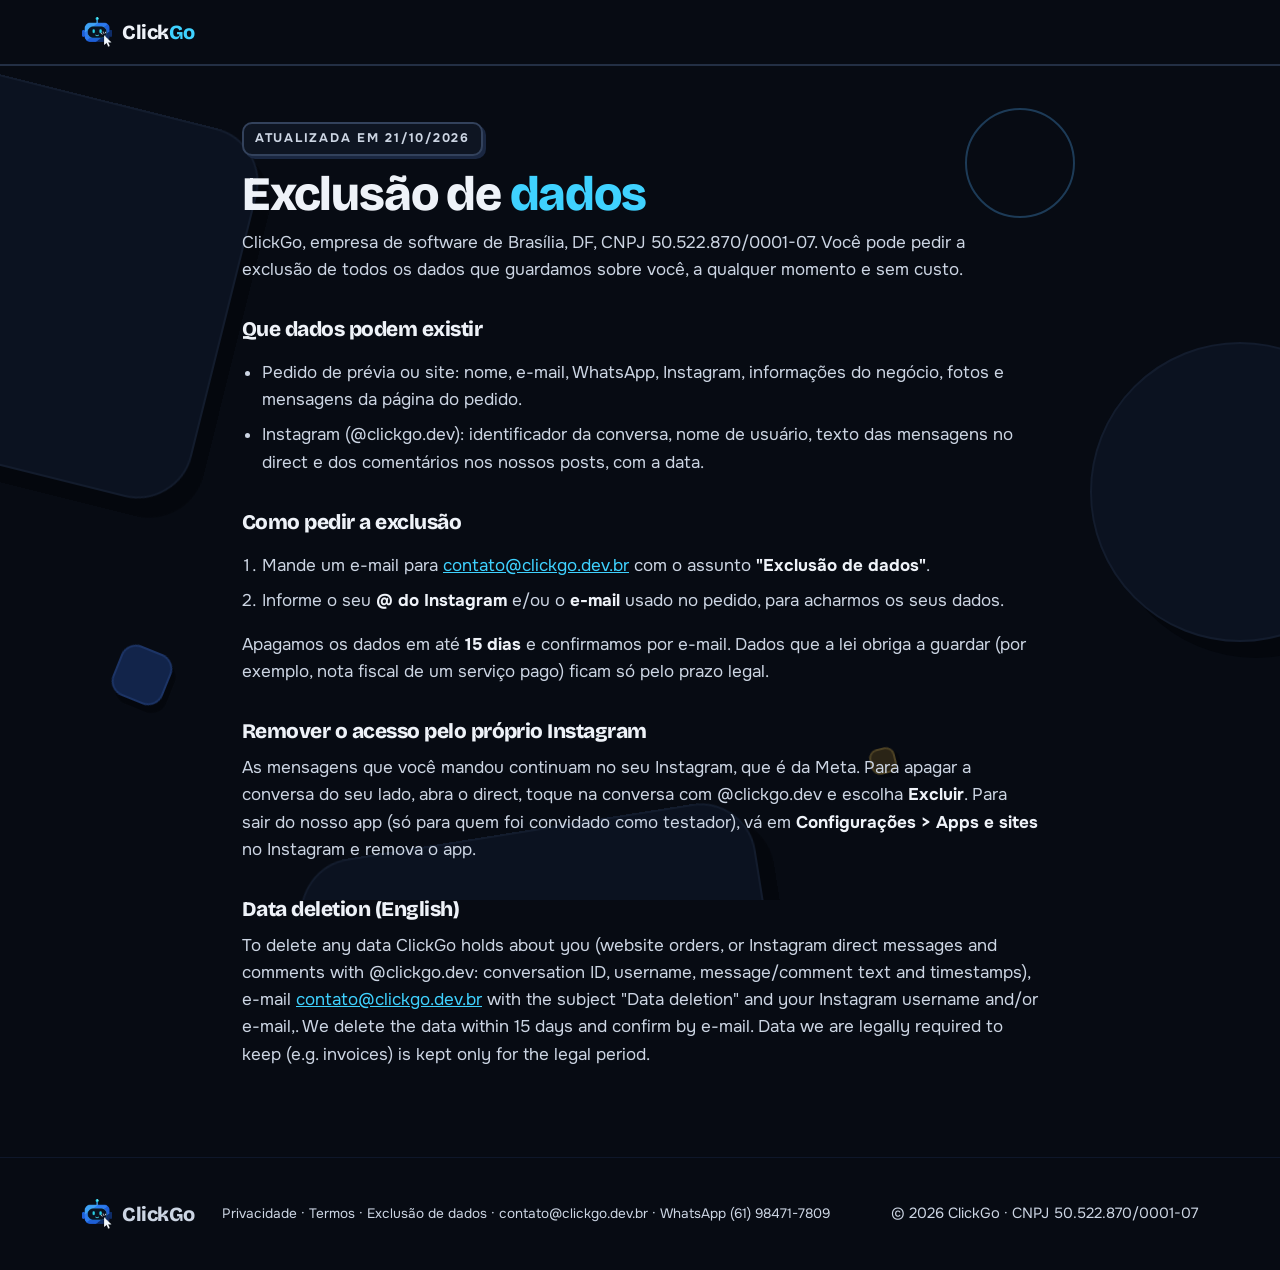
<file: exclusao-de-dados/index.html>
<!doctype html>
<html lang="pt-BR">
<head>
<meta charset="utf-8">
<meta name="viewport" content="width=device-width, initial-scale=1, viewport-fit=cover">
<title>Exclusão de dados | ClickGo</title>
<meta name="description" content="Como pedir a exclusão dos seus dados na ClickGo, inclusive mensagens e comentários do Instagram @clickgo.dev.">
<meta name="theme-color" content="#050a18">
<link rel="canonical" href="https://clickgo.dev.br/exclusao-de-dados/">
<link rel="icon" href="../favicon.ico" sizes="any">
<link rel="preconnect" href="https://fonts.googleapis.com">
<link rel="preconnect" href="https://fonts.gstatic.com" crossorigin>
<link href="https://fonts.googleapis.com/css2?family=Bricolage+Grotesque:opsz,wght@12..96,700..800&family=Onest:wght@400;500;700&display=swap" rel="stylesheet">
<link rel="stylesheet" href="../style.css?v=p1">
<link rel="stylesheet" href="../cg-cores.css?v=2">
<link rel="stylesheet" href="../cg-tatil.css?v=2">
</head>
<body>
<div class="malha" aria-hidden="true"></div>

<header class="topo">
  <div class="wrap topo-in">
    <a class="marca cg-mk" href="../" aria-label="ClickGo, início">
      <span class="cg-mk-logo"><img src="../assets/logo-clickgo.webp" width="38" height="38" alt=""><i class="cg-mk-onda" aria-hidden="true"></i></span>
      <span class="cg-mk-wm">Click<b>Go</b></span>
    </a>
  </div>
</header>

<main class="legal">
  <div class="wrap estreito">
    <p class="rotulo">Atualizada em 21/10/2026</p>
    <h1>Exclusão de <span class="grad-agua">dados</span></h1>

    <p>ClickGo, empresa de software de Brasília, DF, CNPJ 50.522.870/0001-07. Você pode pedir a exclusão de todos os dados que guardamos sobre você, a qualquer momento e sem custo.</p>

    <h2>Que dados podem existir</h2>
    <ul>
      <li>Pedido de prévia ou site: nome, e-mail, WhatsApp, Instagram, informações do negócio, fotos e mensagens da página do pedido.</li>
      <li>Instagram (@clickgo.dev): identificador da conversa, nome de usuário, texto das mensagens no direct e dos comentários nos nossos posts, com a data.</li>
    </ul>

    <h2>Como pedir a exclusão</h2>
    <ol>
      <li>Mande um e-mail para <a href="mailto:contato@clickgo.dev.br?subject=Exclus%C3%A3o%20de%20dados">contato@clickgo.dev.br</a> com o assunto <b>"Exclusão de dados"</b>.</li>
      <li>Informe o seu <b>@ do Instagram</b> e/ou o <b>e-mail</b> usado no pedido, para acharmos os seus dados.</li>
    </ol>
    <p>Apagamos os dados em até <b>15 dias</b> e confirmamos por e-mail. Dados que a lei obriga a guardar (por exemplo, nota fiscal de um serviço pago) ficam só pelo prazo legal.</p>

    <h2>Remover o acesso pelo próprio Instagram</h2>
    <p>As mensagens que você mandou continuam no seu Instagram, que é da Meta. Para apagar a conversa do seu lado, abra o direct, toque na conversa com @clickgo.dev e escolha <b>Excluir</b>. Para sair do nosso app (só para quem foi convidado como testador), vá em <b>Configurações &gt; Apps e sites</b> no Instagram e remova o app.</p>

    <h2 lang="en">Data deletion (English)</h2>
    <p lang="en">To delete any data ClickGo holds about you (website orders, or Instagram direct messages and comments with @clickgo.dev: conversation ID, username, message/comment text and timestamps), e-mail <a href="mailto:contato@clickgo.dev.br?subject=Data%20deletion">contato@clickgo.dev.br</a> with the subject "Data deletion" and your Instagram username and/or e-mail,. We delete the data within 15 days and confirm by e-mail. Data we are legally required to keep (e.g. invoices) is kept only for the legal period.</p>
  </div>
</main>

<footer class="rodape">
  <div class="wrap rodape-in">
    <a class="marca" href="../"><img src="../assets/logo-clickgo.webp" width="38" height="38" alt="" loading="lazy"><span>ClickGo</span></a>
    <p class="rodape-legal"><a href="../privacidade.html">Privacidade</a> · <a href="../termos.html">Termos</a> · <a href="./" aria-current="page">Exclusão de dados</a> · <a href="mailto:contato@clickgo.dev.br">contato@clickgo.dev.br</a> · <a data-zap href="https://wa.me/5561984717809?text=Ol%C3%A1!%20Vim%20pelo%20site%20da%20ClickGo%20e%20tenho%20uma%20d%C3%BAvida." target="_blank" rel="noopener">WhatsApp <span data-zap-num>(61) 98471-7809</span></a></p>
    <p class="rodape-copy">© 2026 ClickGo · CNPJ 50.522.870/0001-07</p>
  </div>
</footer>
<script src="../pixel.js?v=2" defer></script>
<script src="../contato.js" defer></script>
<script src="../cg-tatil.js?v=2" defer></script>
</body>
</html>
</file>
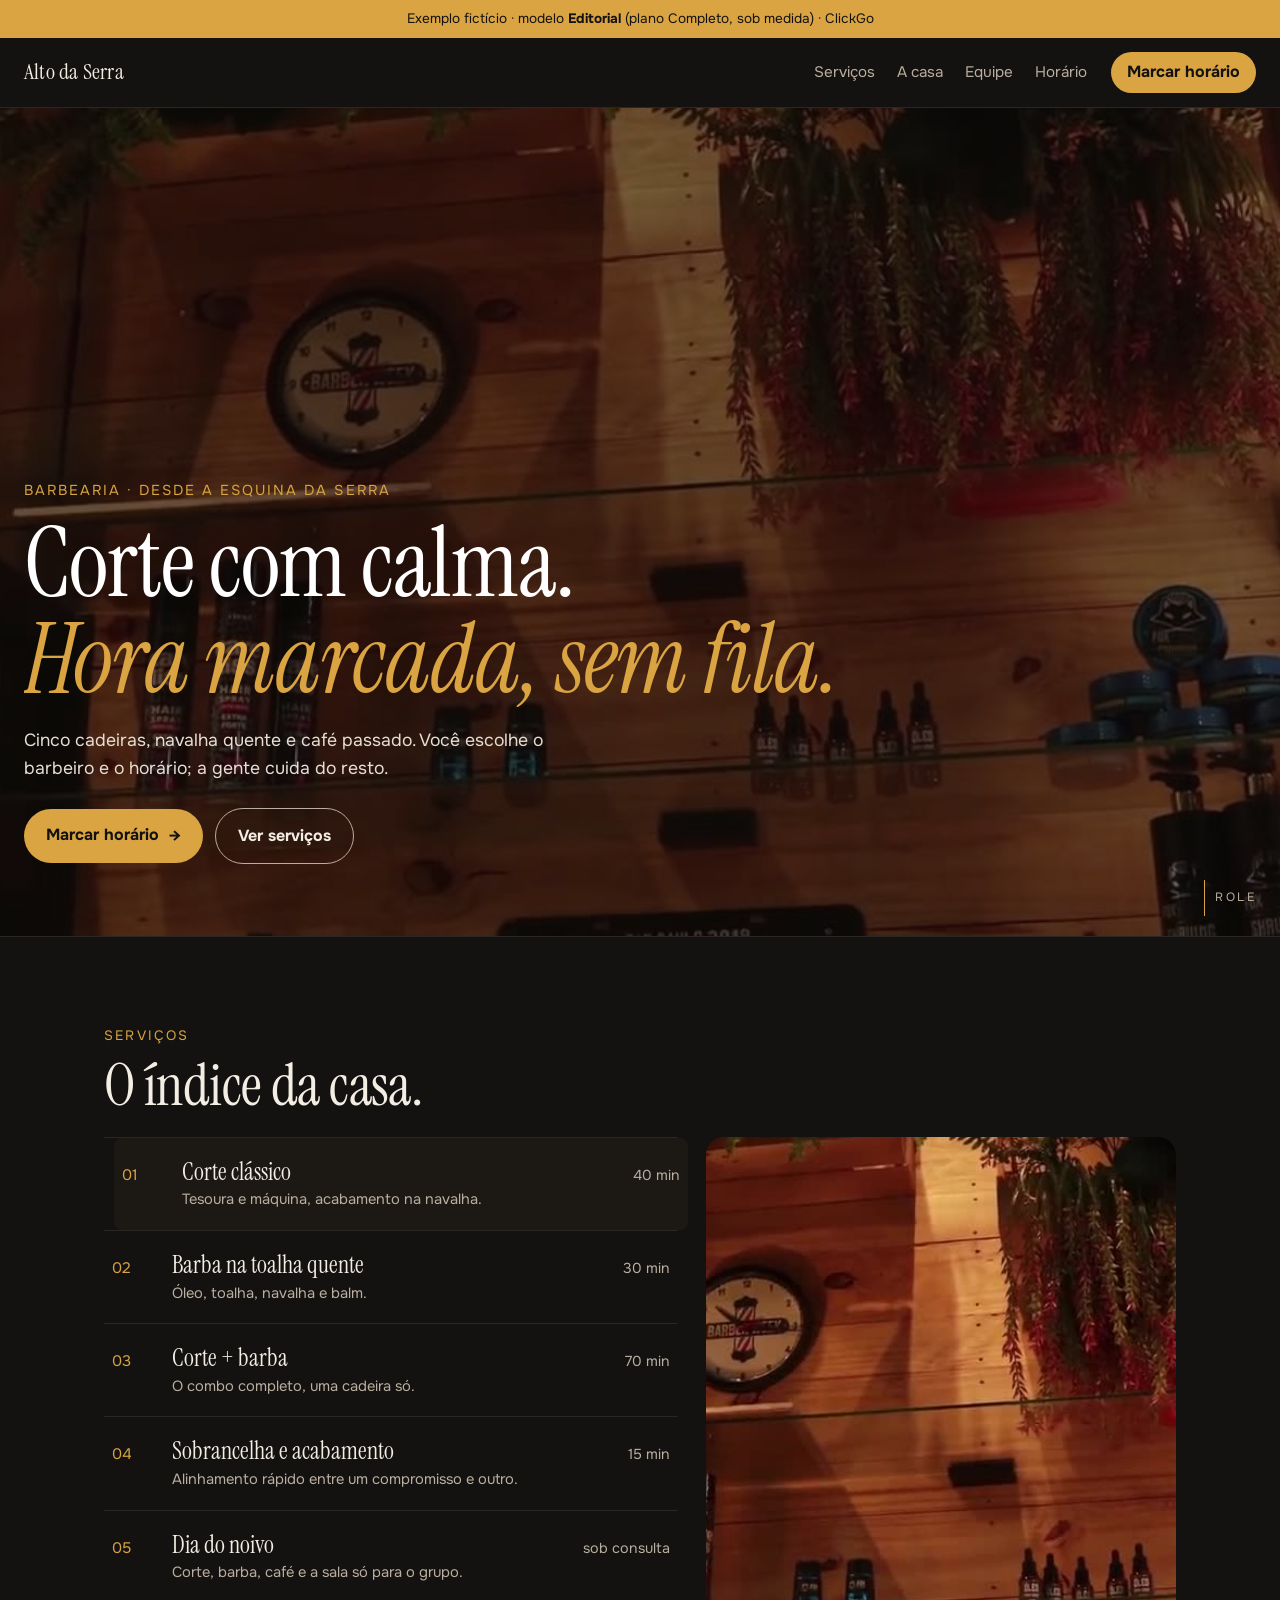
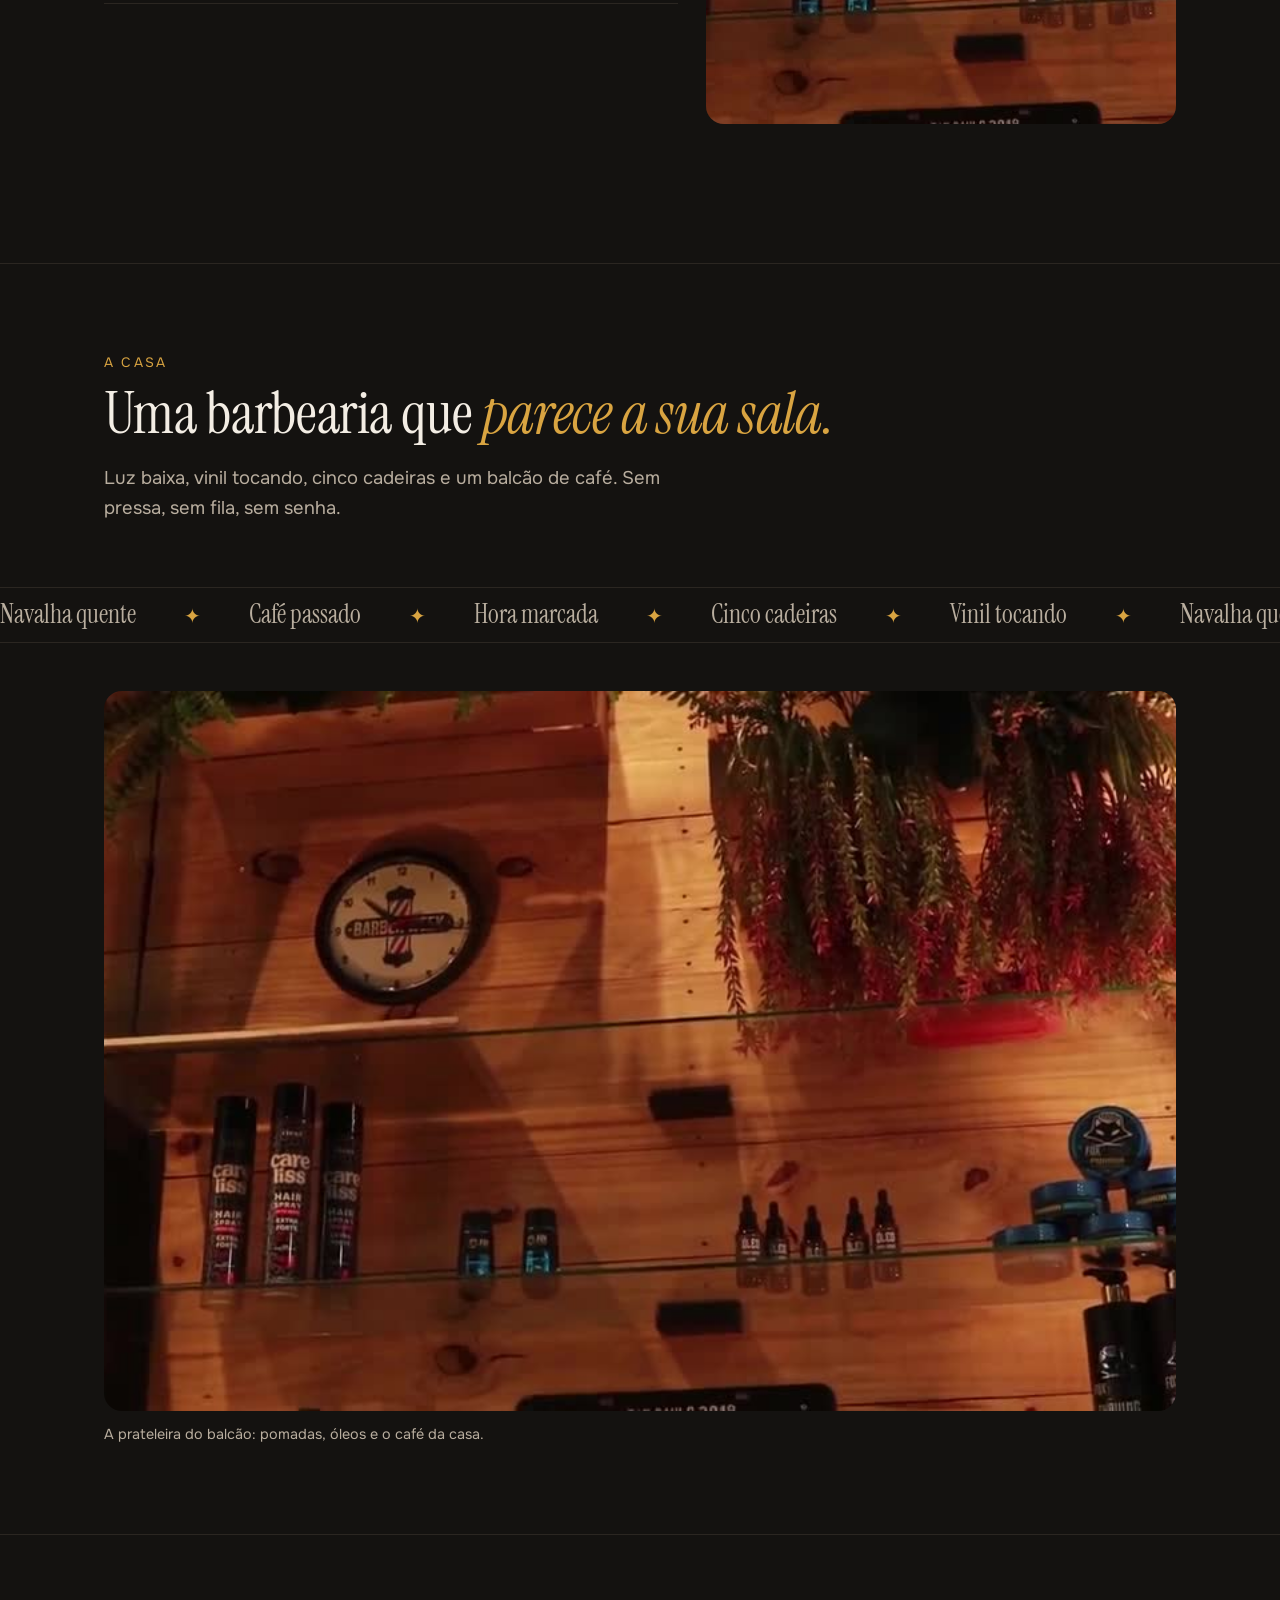
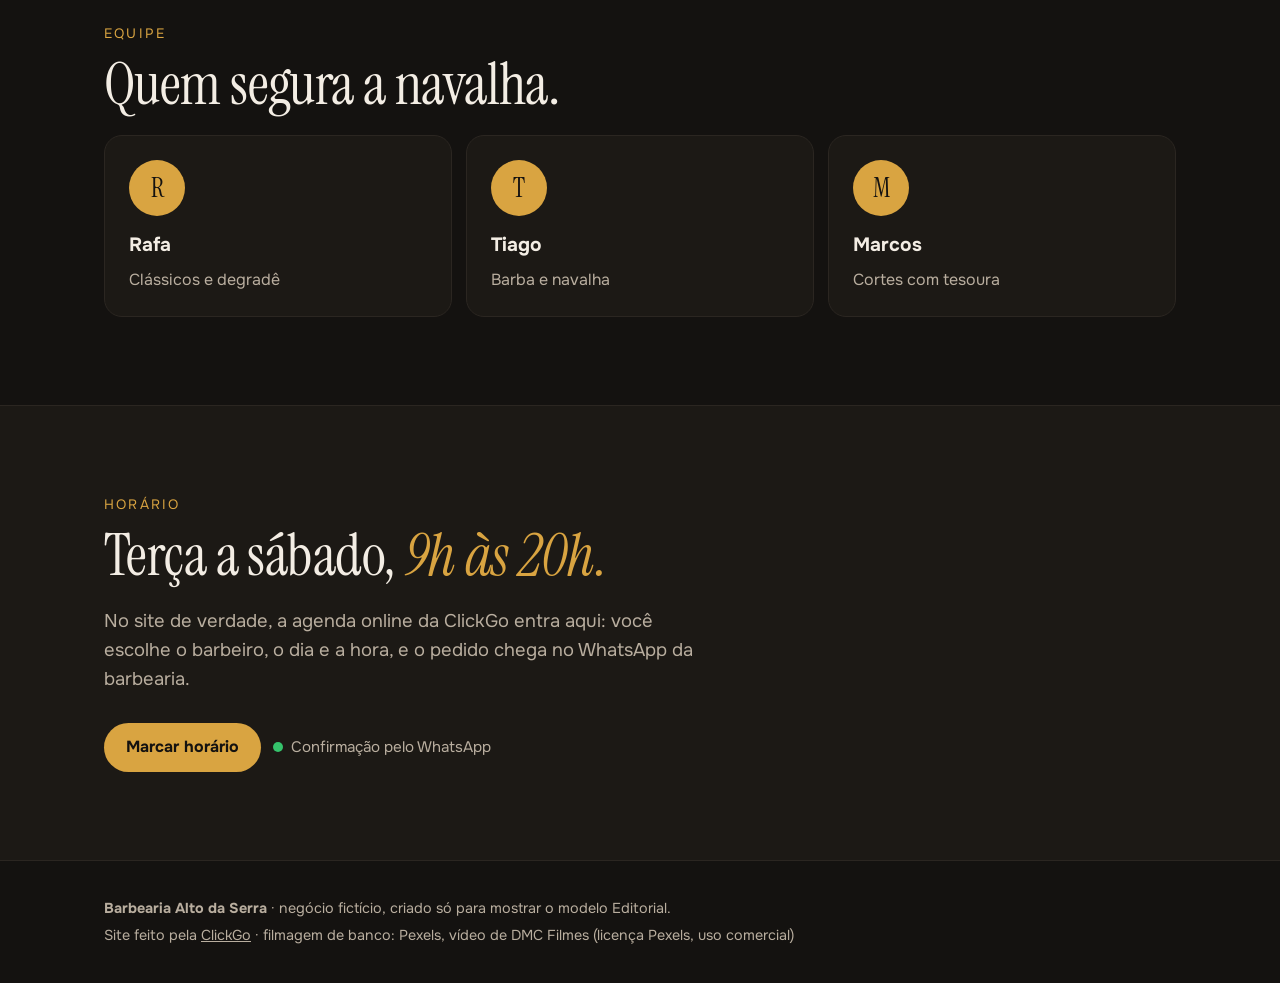
<file: exemplos/editorial-barbearia/index.html>
<!doctype html>
<html lang="pt-BR">
<head>
<meta charset="utf-8">
<meta name="viewport" content="width=device-width, initial-scale=1">
<meta name="robots" content="noindex, nofollow">
<title>Barbearia Alto da Serra · exemplo premium</title>
<meta name="description" content="Exemplo FICTÍCIO do modelo Editorial (plano Completo) da ClickGo: site sob medida com abertura em vídeo, índice de serviços e transições.">
<link rel="icon" href="../../favicon.ico">
<link rel="preload" as="image" href="../../assets/exemplos/barbearia-1-m.jpg" media="(max-width: 699px)" fetchpriority="high">
<link rel="preload" as="image" href="../../assets/exemplos/barbearia-1-d.jpg" media="(min-width: 700px)" fetchpriority="high">
<link rel="preconnect" href="https://fonts.googleapis.com">
<link rel="preconnect" href="https://fonts.gstatic.com" crossorigin>
<link rel="preload" as="style" href="https://fonts.googleapis.com/css2?family=Instrument+Serif:ital@0;1&family=Onest:wght@400;500;700&display=swap" data-fontes>
<noscript><link rel="stylesheet" href="https://fonts.googleapis.com/css2?family=Instrument+Serif:ital@0;1&family=Onest:wght@400;500;700&display=swap"></noscript>
<link rel="stylesheet" href="editorial.css">
</head>
<body>
<a class="pular" href="#servicos">Pular para os serviços</a>
<p class="demo" role="note">Exemplo fictício · modelo <b>Editorial</b> (plano Completo, sob medida) · ClickGo</p>

<header class="topo">
  <a class="marca" href="#inicio" aria-label="Barbearia Alto da Serra, início">Alto da Serra</a>
  <nav class="menu" aria-label="Seções">
    <a href="#servicos">Serviços</a><a href="#casa">A casa</a><a href="#equipe">Equipe</a><a href="#horario">Horário</a>
  </nav>
  <a class="bt" href="#horario"><span class="t"><span>Marcar horário</span><span aria-hidden="true">Marcar horário</span></span></a>
</header>

<main>
  <!-- ABERTURA: vídeo cinematográfico do cliente (aqui: filmagem de banco do ramo), poster primeiro, mp4 só no computador -->
  <section class="abre" id="inicio" aria-labelledby="h1">
    <div class="abre-fundo" aria-hidden="true">
      <picture><source media="(max-width: 699px)" srcset="../../assets/exemplos/barbearia-1-m.jpg"><img src="../../assets/exemplos/barbearia-1-d.jpg" width="1280" height="720" alt="" fetchpriority="high" decoding="async"></picture>
      <video class="abre-video" muted loop playsinline preload="none"><source data-src="../../assets/exemplos/barbearia-1-d.mp4" type="video/mp4"></video>
    </div>
    <div class="veu" aria-hidden="true"></div>
    <div class="abre-txt">
      <p class="claq">Barbearia · desde a esquina da serra</p>
      <h1 id="h1"><span class="l"><span>Corte com calma.</span></span><span class="l"><em>Hora marcada, sem fila.</em></span></h1>
      <p class="sub">Cinco cadeiras, navalha quente e café passado. Você escolhe o barbeiro e o horário; a gente cuida do resto.</p>
      <div class="acoes"><a class="bt" href="#horario"><span class="t"><span>Marcar horário</span><span aria-hidden="true">Marcar horário</span></span> <span class="seta" aria-hidden="true">→</span></a><a class="bt bt-sec" href="#servicos">Ver serviços</a></div>
    </div>
    <p class="rolar" aria-hidden="true"><span></span>role</p>
  </section>

  <!-- ÍNDICE DE SERVIÇOS: lista numerada; a foto aparece ao lado no hover/foco (computador); no celular a coluna da foto fica escondida (display:none) -->
  <section class="sec" id="servicos" aria-labelledby="h-serv">
    <div class="in">
      <p class="rotulo rv">Serviços</p>
      <h2 id="h-serv" class="rv">O índice da casa.</h2>
      <div class="indice">
        <ol class="lista">
          <li class="rv" style="--d:0"><a href="#horario" data-foto="1"><span class="n">01</span><span class="nome">Corte clássico<small>Tesoura e máquina, acabamento na navalha.</small></span><span class="dur">40 min</span></a></li>
          <li class="rv" style="--d:1"><a href="#horario" data-foto="2"><span class="n">02</span><span class="nome">Barba na toalha quente<small>Óleo, toalha, navalha e balm.</small></span><span class="dur">30 min</span></a></li>
          <li class="rv" style="--d:2"><a href="#horario" data-foto="3"><span class="n">03</span><span class="nome">Corte + barba<small>O combo completo, uma cadeira só.</small></span><span class="dur">70 min</span></a></li>
          <li class="rv" style="--d:3"><a href="#horario" data-foto="4"><span class="n">04</span><span class="nome">Sobrancelha e acabamento<small>Alinhamento rápido entre um compromisso e outro.</small></span><span class="dur">15 min</span></a></li>
          <li class="rv" style="--d:4"><a href="#horario" data-foto="5"><span class="n">05</span><span class="nome">Dia do noivo<small>Corte, barba, café e a sala só para o grupo.</small></span><span class="dur">sob consulta</span></a></li>
        </ol>
        <div class="vis" aria-hidden="true">
          <img data-foto="1" src="../../assets/exemplos/barbearia-1-d.jpg" width="1280" height="720" alt="" loading="lazy" decoding="async">
          <img data-foto="2" src="../../assets/exemplos/barbearia-1-m.jpg" width="720" height="1280" alt="" loading="lazy" decoding="async">
          <img data-foto="3" src="../../assets/exemplos/barbearia-1-d.jpg" width="1280" height="720" alt="" loading="lazy" decoding="async">
          <img data-foto="4" src="../../assets/exemplos/barbearia-1-m.jpg" width="720" height="1280" alt="" loading="lazy" decoding="async">
          <img data-foto="5" src="../../assets/exemplos/barbearia-1-d.jpg" width="1280" height="720" alt="" loading="lazy" decoding="async">
        </div>
      </div>
      <p class="nota rv">Os valores são confirmados na hora de marcar. Este exemplo é fictício: nenhum preço aqui é real.</p>
    </div>
  </section>

  <!-- A CASA: frase grande + faixa que corre + foto grande com corte -->
  <section class="sec casa" id="casa" aria-labelledby="h-casa">
    <div class="in">
      <p class="rotulo rv">A casa</p>
      <h2 id="h-casa" class="rv">Uma barbearia que <em>parece a sua sala.</em></h2>
      <p class="lead rv">Luz baixa, vinil tocando, cinco cadeiras e um balcão de café. Sem pressa, sem fila, sem senha.</p>
    </div>
    <div class="fita" aria-hidden="true"><div class="fita-in"><span>Navalha quente</span><span>Café passado</span><span>Hora marcada</span><span>Cinco cadeiras</span><span>Vinil tocando</span><span>Navalha quente</span><span>Café passado</span><span>Hora marcada</span><span>Cinco cadeiras</span><span>Vinil tocando</span></div></div>
    <figure class="grande rv"><img src="../../assets/exemplos/barbearia-1-d.jpg" width="1280" height="720" alt="Prateleira de produtos da barbearia com luz baixa" loading="lazy" decoding="async"><figcaption>A prateleira do balcão: pomadas, óleos e o café da casa.</figcaption></figure>
  </section>

  <!-- EQUIPE: cartões com foto, que levantam no hover -->
  <section class="sec" id="equipe" aria-labelledby="h-eq">
    <div class="in">
      <p class="rotulo rv">Equipe</p>
      <h2 id="h-eq" class="rv">Quem segura a navalha.</h2>
      <ul class="equipe">
        <li class="rv" style="--d:0"><span class="ini" aria-hidden="true">R</span><b>Rafa</b><span>Clássicos e degradê</span></li>
        <li class="rv" style="--d:1"><span class="ini" aria-hidden="true">T</span><b>Tiago</b><span>Barba e navalha</span></li>
        <li class="rv" style="--d:2"><span class="ini" aria-hidden="true">M</span><b>Marcos</b><span>Cortes com tesoura</span></li>
      </ul>
    </div>
  </section>

  <!-- HORÁRIO + CHAMADA: onde a agenda da ClickGo entra no site real -->
  <section class="sec fim" id="horario" aria-labelledby="h-hor">
    <div class="in">
      <p class="rotulo rv">Horário</p>
      <h2 id="h-hor" class="rv">Terça a sábado, <em>9h às 20h.</em></h2>
      <p class="lead rv">No site de verdade, a agenda online da ClickGo entra aqui: você escolhe o barbeiro, o dia e a hora, e o pedido chega no WhatsApp da barbearia.</p>
      <div class="acoes rv"><a class="bt" href="#inicio"><span class="t"><span>Marcar horário</span><span aria-hidden="true">Marcar horário</span></span></a><span class="selo"><i></i>Confirmação pelo WhatsApp</span></div>
    </div>
  </section>
</main>

<footer class="rodape">
  <div class="in">
    <p><b>Barbearia Alto da Serra</b> · negócio fictício, criado só para mostrar o modelo Editorial.</p>
    <p>Site feito pela <a href="../../">ClickGo</a> · filmagem de banco: Pexels, vídeo de DMC Filmes (licença Pexels, uso comercial)</p>
  </div>
</footer>
<script src="editorial.js"></script>
</body>
</html>
</file>
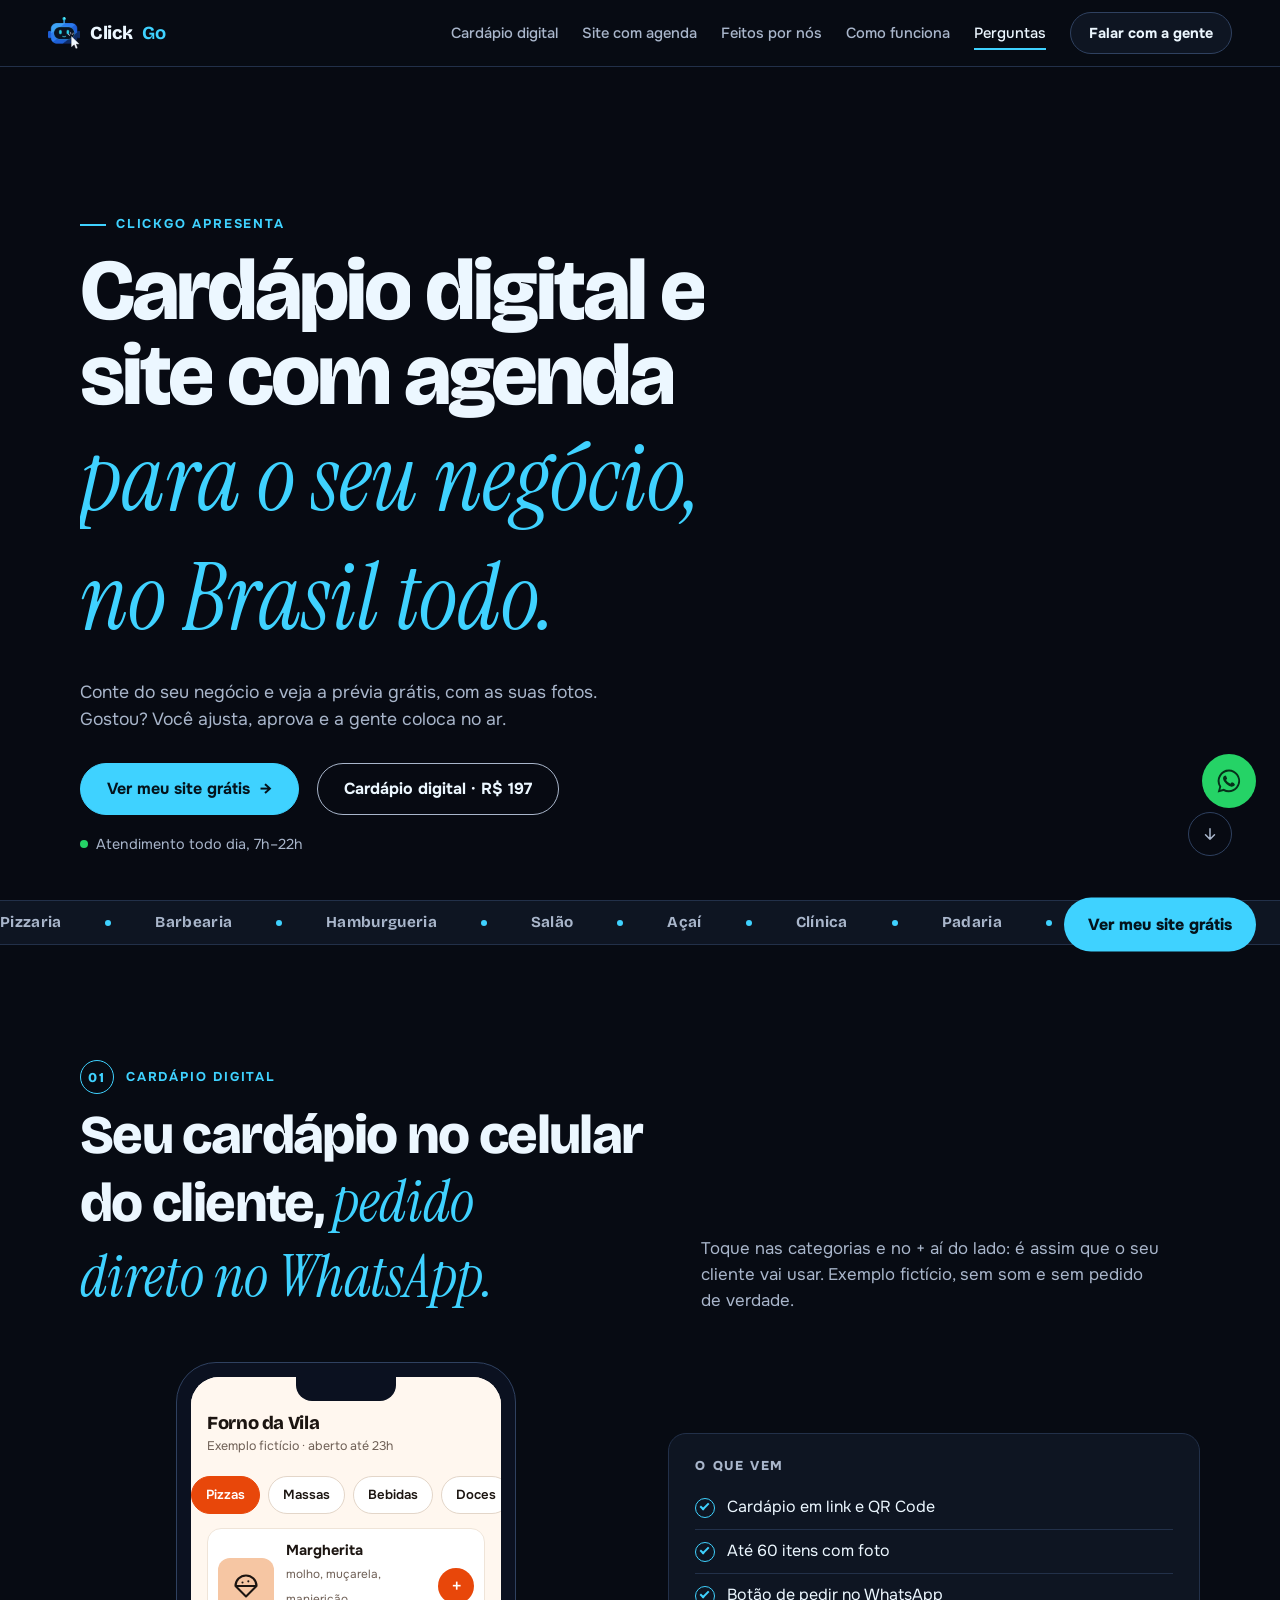
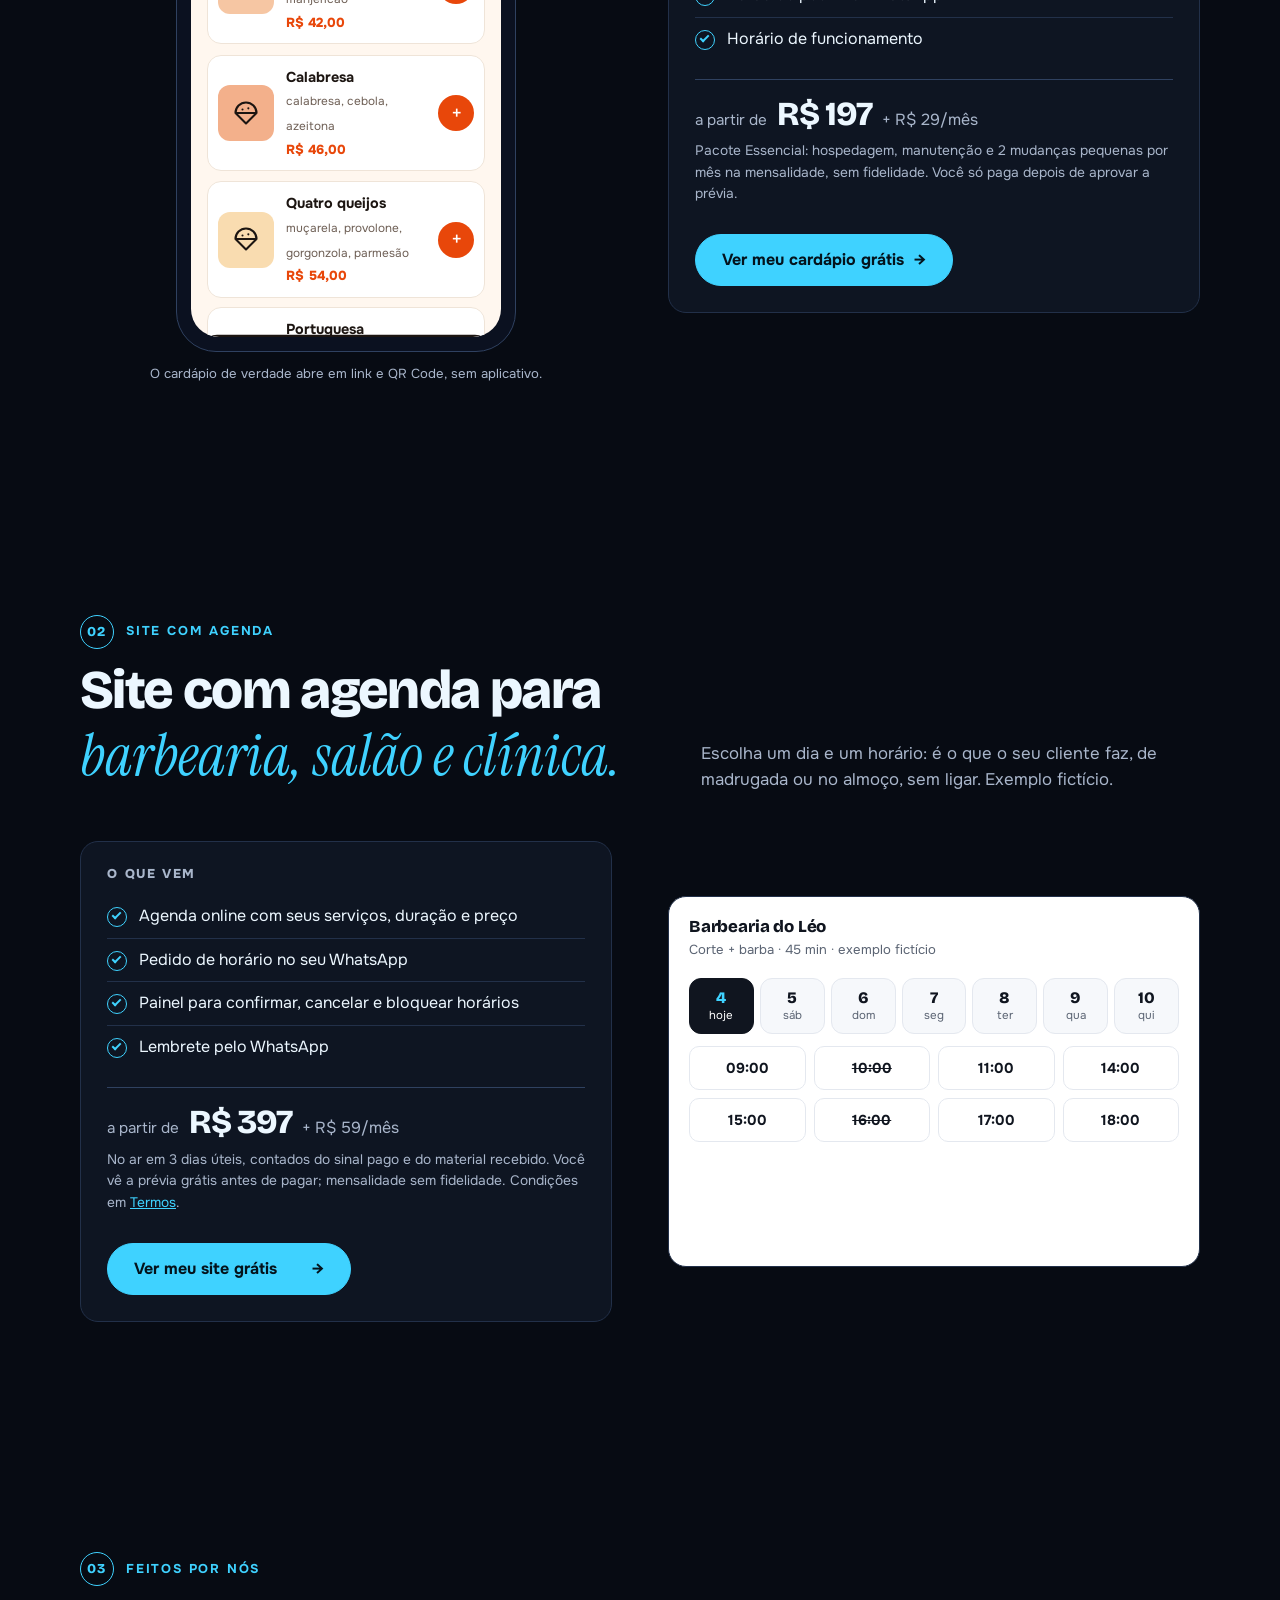
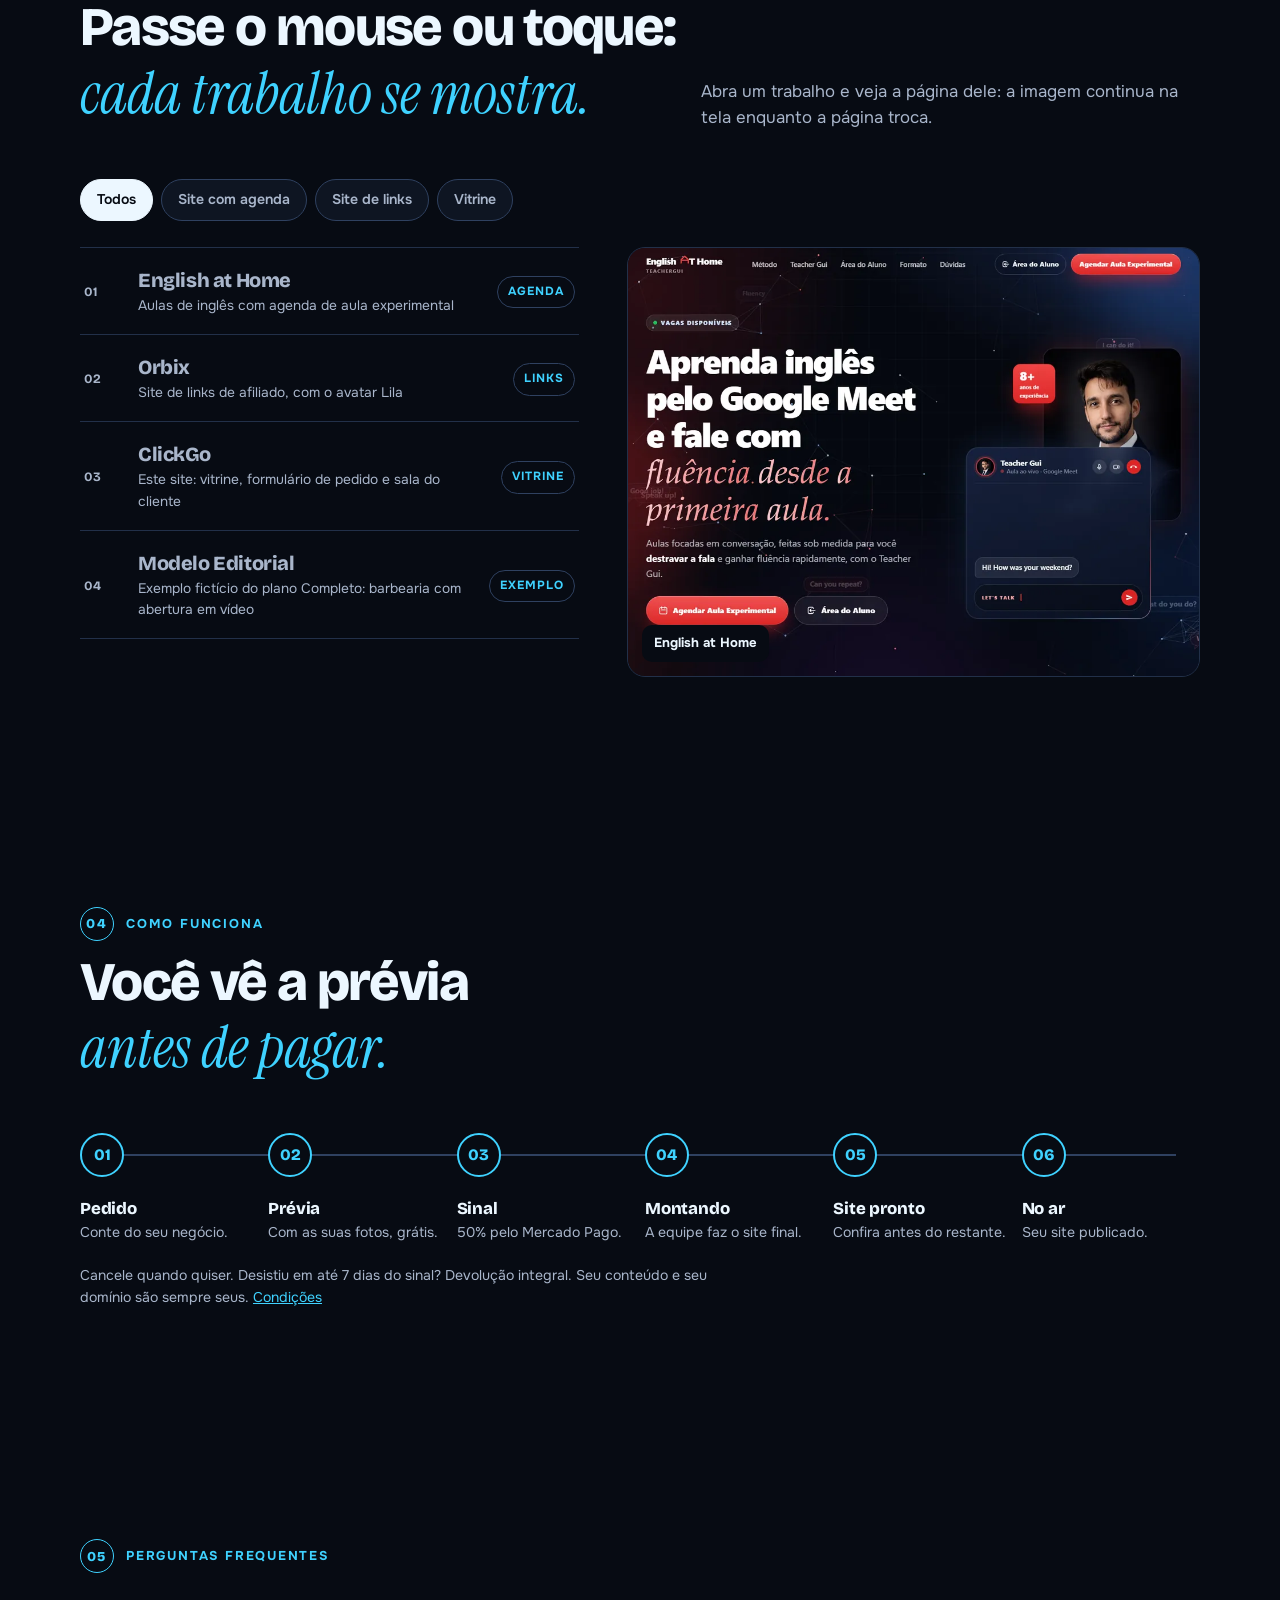
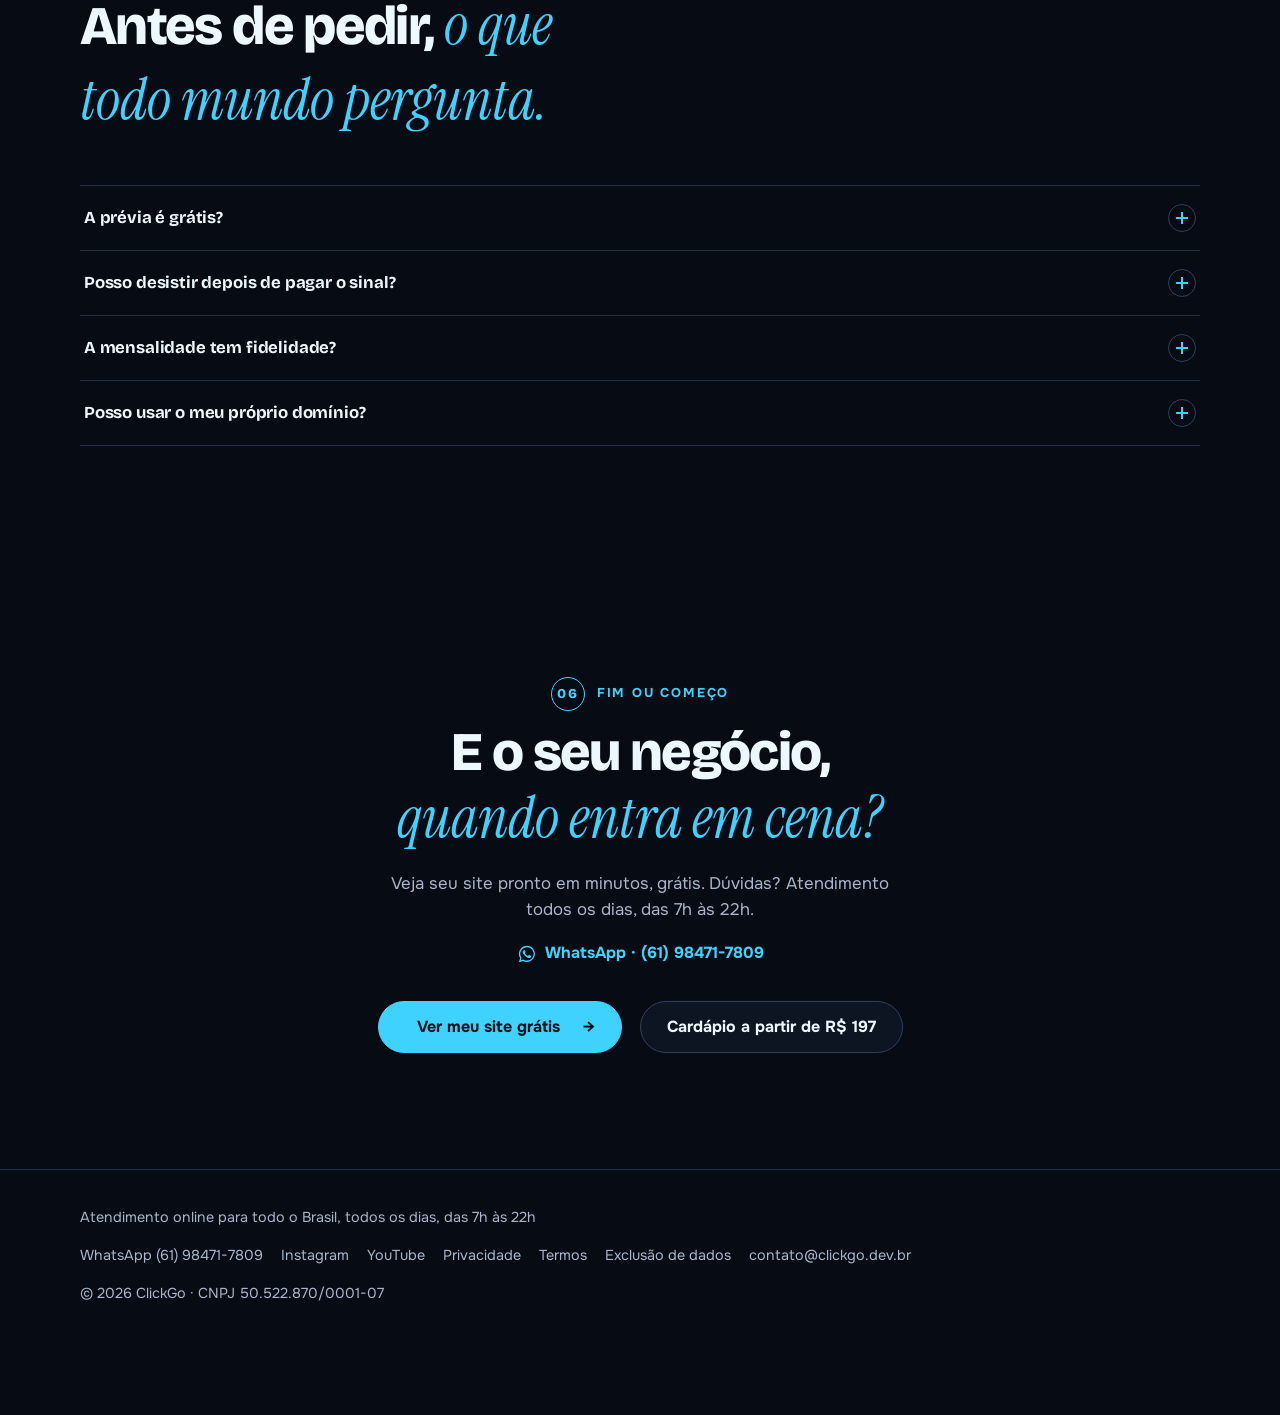
<file: home-v8.html>
<!DOCTYPE html>
<html lang="pt-BR" class="sem-js">
<head>
<meta charset="utf-8">
<meta name="viewport" content="width=device-width, initial-scale=1">
<meta name="robots" content="noindex, nofollow">
<title>ClickGo · Cardápio digital e site com agenda (protótipo v8)</title>
<meta name="description" content="Protótipo da nova página inicial da ClickGo: cardápio digital e site com agenda, com prévia grátis antes de pagar.">
<meta name="theme-color" content="#070b13">
<link rel="icon" href="favicon.ico" sizes="any">
<link rel="apple-touch-icon" href="assets/apple-touch-icon.png">
<link rel="preload" as="image" type="image/webp" href="assets/v5/hero-m.webp" media="(max-width: 699px)" fetchpriority="high">
<link rel="preload" as="image" type="image/webp" href="assets/v5/hero-d.webp" media="(min-width: 700px)" fetchpriority="high">
<link rel="preconnect" href="https://fonts.googleapis.com">
<link rel="preconnect" href="https://fonts.gstatic.com" crossorigin>
<!-- fontes do Google sem travar a pintura (CSP sem inline: o v8.js cola o link; sem JS, o noscript): o texto aparece na fonte do sistema e troca -->
<link rel="preload" as="style" href="https://fonts.googleapis.com/css2?family=Bricolage+Grotesque:opsz,wght@12..96,700..800&family=Instrument+Serif:ital@1&family=Onest:wght@400;500;700&display=swap" data-fontes>
<noscript><link rel="stylesheet" href="https://fonts.googleapis.com/css2?family=Bricolage+Grotesque:opsz,wght@12..96,700..800&family=Instrument+Serif:ital@1&family=Onest:wght@400;500;700&display=swap"></noscript>
<link rel="stylesheet" href="v8.css?v=p1">
</head>
<body>
<a class="skip" href="#inicio">Pular para o conteúdo</a>

<header class="topo" id="topo">
  <a class="marca" href="home-v8.html" aria-label="ClickGo, início"><img src="assets/logo-clickgo.webp" width="32" height="32" alt="">Click<b>Go</b></a>
  <nav class="menu" aria-label="Seções">
    <a href="#cardapio">Cardápio digital</a>
    <a href="#site">Site com agenda</a>
    <a href="#portfolio">Feitos por nós</a>
    <a href="#como">Como funciona</a>
    <a href="#perguntas">Perguntas</a>
  </nav>
  <a class="btn btn-sec btn-mini" data-contato="principal" href="https://ig.me/m/clickgo.dev" target="_blank" rel="noopener"><span class="t"><span>Falar com a gente</span><span aria-hidden="true">Chama no direct</span></span></a>
</header>

<main id="inicio">
  <section class="abre" aria-labelledby="h1">
    <div class="abre-fundo" aria-hidden="true">
      <picture><source media="(max-width: 699px)" type="image/webp" srcset="assets/v5/hero-m.webp" width="720" height="1280"><img src="assets/v5/hero-d.webp" width="1920" height="1080" alt="" fetchpriority="high" decoding="async"></picture>
      <video class="abre-video" muted loop playsinline preload="none"><source data-src="assets/v5/hero-d.mp4" media="(min-width: 700px)" type="video/mp4"><source data-src="assets/v5/hero-m.mp4" type="video/mp4"></video>
    </div>
    <div class="veu" aria-hidden="true"></div>
    <div class="abre-txt">
      <p class="claq">ClickGo apresenta</p>
      <h1 id="h1" data-palavras>Cardápio digital e site com agenda <em>para o seu negócio, no Brasil todo.</em></h1>
      <p class="sub">Conte do seu negócio e veja a prévia grátis, com as suas fotos. Gostou? Você ajusta, aprova e a gente coloca no ar.</p>
      <div class="acoes">
        <a class="btn btn-prim" data-contato="esboco" href="/esboco/"><span class="t"><span>Ver meu site grátis</span><span aria-hidden="true">Leva uns minutos</span></span> <span class="seta" aria-hidden="true">→</span></a>
        <a class="btn btn-sec" href="#cardapio">Cardápio digital · R$&nbsp;197</a>
      </div>
      <p class="selo"><i aria-hidden="true"></i>Atendimento todo dia, 7h–22h</p>
    </div>
    <a class="rolar" href="#cardapio" aria-label="Rolar para o cardápio digital"><svg viewBox="0 0 24 24" aria-hidden="true" fill="none" stroke="currentColor" stroke-width="2" stroke-linecap="round" stroke-linejoin="round"><path d="M12 5v14M6 13l6 6 6-6"/></svg></a>
  </section>

  <div class="fita" aria-hidden="true">
    <div class="fita-in">
      <span>Pizzaria</span><span>Barbearia</span><span>Hamburgueria</span><span>Salão</span><span>Açaí</span><span>Clínica</span><span>Padaria</span><span>Lanchonete</span>
      <span>Pizzaria</span><span>Barbearia</span><span>Hamburgueria</span><span>Salão</span><span>Açaí</span><span>Clínica</span><span>Padaria</span><span>Lanchonete</span>
    </div>
  </div>

  <!-- 01 CARDÁPIO: valores iguais ao index.html (precos.json, Cardápio digital Essencial) -->
  <section class="sec" id="cardapio" aria-labelledby="t-card">
    <div class="sec-in">
      <div class="h2-lado">
        <div class="rv">
          <p class="rotulo"><b>01</b> Cardápio digital</p>
          <h2 id="t-card">Seu cardápio no celular do cliente, <em>pedido direto no WhatsApp.</em></h2>
        </div>
        <p class="lead rv" style="--d:1">Toque nas categorias e no + aí do lado: é assim que o seu cliente vai usar. Exemplo fictício, sem som e sem pedido de verdade.</p>
      </div>
      <div class="duo">
        <div class="rv">
          <div class="fone" role="group" aria-label="Demonstração interativa de um cardápio digital (exemplo fictício)">
            <div class="tela">
              <div class="tela-cab"><b>Forno da Vila</b><small>Exemplo fictício · aberto até 23h</small></div>
              <div class="chips" role="tablist" aria-label="Categorias">
                <button class="chip" type="button" role="tab" aria-pressed="true" data-cat="pizzas">Pizzas</button>
                <button class="chip" type="button" role="tab" aria-pressed="false" data-cat="massas">Massas</button>
                <button class="chip" type="button" role="tab" aria-pressed="false" data-cat="bebidas">Bebidas</button>
                <button class="chip" type="button" role="tab" aria-pressed="false" data-cat="doces">Doces</button>
              </div>
              <div class="itens" id="itens" aria-live="polite"></div>
              <div class="carrinho" id="carrinho" aria-live="polite"><span><span class="n" id="carrinho-n">0</span>Ver pedido</span><span id="carrinho-t">R$ 0,00</span></div>
            </div>
          </div>
          <p class="legenda">O cardápio de verdade abre em link e QR Code, sem aplicativo.</p>
        </div>
        <div class="ficha rv" style="--d:1">
          <h3>O que vem</h3>
          <ul class="checks">
            <li>Cardápio em link e QR Code</li>
            <li>Até 60 itens com foto</li>
            <li>Botão de pedir no WhatsApp</li>
            <li>Horário de funcionamento</li>
          </ul>
          <div class="preco">
            <p class="preco-l"><span>a partir de</span> <strong>R$&nbsp;197</strong> <small>+ R$&nbsp;29/mês</small></p>
            <p class="preco-n">Pacote Essencial: hospedagem, manutenção e 2 mudanças pequenas por mês na mensalidade, sem fidelidade. Você só paga depois de aprovar a prévia.</p>
          </div>
          <div class="acoes">
            <a class="btn btn-prim" href="/esboco/?tipo=cardapio"><span class="t"><span>Ver meu cardápio grátis</span><span aria-hidden="true">Com as suas fotos</span></span> <span class="seta" aria-hidden="true">→</span></a>
          </div>
        </div>
      </div>
    </div>
  </section>

  <!-- 02 SITE COM AGENDA: valores iguais ao index.html (Essencial, aprovado pelo dono 22/10/2026) -->
  <section class="sec" id="site" aria-labelledby="t-site">
    <div class="sec-in">
      <div class="h2-lado">
        <div class="rv">
          <p class="rotulo"><b>02</b> Site com agenda</p>
          <h2 id="t-site">Site com agenda para <em>barbearia, salão e clínica.</em></h2>
        </div>
        <p class="lead rv" style="--d:1">Escolha um dia e um horário: é o que o seu cliente faz, de madrugada ou no almoço, sem ligar. Exemplo fictício.</p>
      </div>
      <div class="duo">
        <div class="ficha rv">
          <h3>O que vem</h3>
          <ul class="checks">
            <li>Agenda online com seus serviços, duração e preço</li>
            <li>Pedido de horário no seu WhatsApp</li>
            <li>Painel para confirmar, cancelar e bloquear horários</li>
            <li>Lembrete pelo WhatsApp</li>
          </ul>
          <div class="preco">
            <p class="preco-l"><span>a partir de</span> <strong>R$&nbsp;397</strong> <small>+ R$&nbsp;59/mês</small></p>
            <p class="preco-n">No ar em 3 dias úteis, contados do sinal pago e do material recebido. Você vê a prévia grátis antes de pagar; mensalidade sem fidelidade. Condições em <a href="termos.html">Termos</a>.</p>
          </div>
          <div class="acoes">
            <a class="btn btn-prim" data-contato="esboco" href="/esboco/"><span class="t"><span>Ver meu site grátis</span><span aria-hidden="true">Prévia antes de pagar</span></span> <span class="seta" aria-hidden="true">→</span></a>
          </div>
        </div>
        <div class="agenda rv" style="--d:1" role="group" aria-label="Demonstração interativa de uma agenda online (exemplo fictício)">
          <h3>Barbearia do Léo</h3>
          <small>Corte + barba · 45 min · exemplo fictício</small>
          <div class="dias" id="dias" role="group" aria-label="Dia"></div>
          <div class="horas" id="horas" role="group" aria-label="Horário"></div>
          <div class="confirma" id="confirma"><span>Pedido de horário: <b id="confirma-t">—</b><br>Vai para o WhatsApp da barbearia e o painel confirma.</span><button class="btn" type="button" id="confirma-b">Confirmar</button></div>
        </div>
      </div>
    </div>
  </section>

  <!-- PORTFÓLIO: só trabalhos reais já citados no index.html (English at Home, Orbix) + o próprio site -->
  <section class="sec" id="portfolio" aria-labelledby="t-port">
    <div class="sec-in">
      <div class="h2-lado">
        <div class="rv">
          <p class="rotulo"><b>03</b> Feitos por nós</p>
          <h2 id="t-port">Passe o mouse ou toque: <em>cada trabalho se mostra.</em></h2>
        </div>
        <p class="lead rv" style="--d:1">Abra um trabalho e veja a página dele: a imagem continua na tela enquanto a página troca.</p>
      </div>
      <div class="filtros rv" role="group" aria-label="Filtrar trabalhos">
        <button class="filtro" type="button" aria-pressed="true" data-f="todos">Todos</button>
        <button class="filtro" type="button" aria-pressed="false" data-f="agenda">Site com agenda</button>
        <button class="filtro" type="button" aria-pressed="false" data-f="links">Site de links</button>
        <button class="filtro" type="button" aria-pressed="false" data-f="vitrine">Vitrine</button>
      </div>
      <div class="port">
        <div class="port-lista rv" id="port-lista">
          <a class="trab" href="trabalho-v8.html?p=eah" data-f="agenda" data-img="eah"><span class="n">01</span><span><b>English at Home</b><span>Aulas de inglês com agenda de aula experimental</span></span><span class="tag">Agenda</span><img class="trab-img" src="assets/port-eah-mobile.webp" width="720" height="1280" alt="" loading="lazy" decoding="async"></a>
          <a class="trab" href="trabalho-v8.html?p=orbix" data-f="links" data-img="orbix"><span class="n">02</span><span><b>Orbix</b><span>Site de links de afiliado, com o avatar Lila</span></span><span class="tag">Links</span><img class="trab-img" src="assets/port-orbix-mobile.webp" width="720" height="1280" alt="" loading="lazy" decoding="async"></a>
          <a class="trab" href="trabalho-v8.html?p=clickgo" data-f="vitrine" data-img="clickgo"><span class="n">03</span><span><b>ClickGo</b><span>Este site: vitrine, formulário de pedido e sala do cliente</span></span><span class="tag">Vitrine</span><img class="trab-img" src="assets/hero-poster.webp" width="1280" height="720" alt="" loading="lazy" decoding="async"></a>
          <a class="trab" href="trabalho-v8.html?p=editorial" data-f="agenda" data-img="editorial"><span class="n">04</span><span><b>Modelo Editorial</b><span>Exemplo fictício do plano Completo: barbearia com abertura em vídeo</span></span><span class="tag">Exemplo</span><img class="trab-img" src="assets/port-editorial-mobile.webp" width="720" height="1280" alt="" loading="lazy" decoding="async"></a>
        </div>
        <div class="port-vis rv" style="--d:1" aria-hidden="true">
          <img data-img="eah" class="on" style="view-transition-name: trab-eah" src="assets/port-eah-desktop.webp" width="1200" height="750" alt="" loading="lazy" decoding="async">
          <img data-img="orbix" style="view-transition-name: trab-orbix" src="assets/port-orbix-desktop.webp" width="1200" height="750" alt="" loading="lazy" decoding="async">
          <img data-img="clickgo" style="view-transition-name: trab-clickgo" src="assets/hero-poster.webp" width="1280" height="720" alt="" loading="lazy" decoding="async">
          <img data-img="editorial" style="view-transition-name: trab-editorial" src="assets/port-editorial-desktop.webp" width="1200" height="750" alt="" loading="lazy" decoding="async">
          <span class="cap" id="port-cap">English at Home</span>
        </div>
      </div>
    </div>
  </section>

  <!-- COMO FUNCIONA: mesmo texto do index.html -->
  <section class="sec" id="como" aria-labelledby="t-como">
    <div class="sec-in">
      <div class="h2-lado">
        <div class="rv">
          <p class="rotulo"><b>04</b> Como funciona</p>
          <h2 id="t-como">Você vê a prévia <em>antes de pagar.</em></h2>
        </div>
      </div>
      <ol class="trilha rv">
        <li class="passo"><i aria-hidden="true"></i><div><b>Pedido</b><span>Conte do seu negócio.</span></div></li>
        <li class="passo"><i aria-hidden="true"></i><div><b>Prévia</b><span>Com as suas fotos, grátis.</span></div></li>
        <li class="passo"><i aria-hidden="true"></i><div><b>Sinal</b><span>50% pelo Mercado Pago.</span></div></li>
        <li class="passo"><i aria-hidden="true"></i><div><b>Montando</b><span>A equipe faz o site final.</span></div></li>
        <li class="passo"><i aria-hidden="true"></i><div><b>Site pronto</b><span>Confira antes do restante.</span></div></li>
        <li class="passo"><i aria-hidden="true"></i><div><b>No ar</b><span>Seu site publicado.</span></div></li>
      </ol>
      <p class="nota rv">Cancele quando quiser. Desistiu em até 7 dias do sinal? Devolução integral. Seu conteúdo e seu domínio são sempre seus. <a href="termos.html#reembolso">Condições</a></p>
    </div>
  </section>

  <!-- PERGUNTAS: mesmo texto do index.html -->
  <section class="sec" id="perguntas" aria-labelledby="t-faq">
    <div class="sec-in">
      <div class="h2-lado">
        <div class="rv">
          <p class="rotulo"><b>05</b> Perguntas frequentes</p>
          <h2 id="t-faq">Antes de pedir, <em>o que todo mundo pergunta.</em></h2>
        </div>
      </div>
      <div class="faq rv">
        <details><summary>A prévia é grátis? <i aria-hidden="true"></i></summary><p>Sim. Você preenche o formulário e recebe uma prévia do seu site, montada com as informações e as fotos que enviou. Pedir e ajustar a prévia é grátis e não obriga a contratar: você só paga se aprovar um pacote.</p></details>
        <details><summary>Posso desistir depois de pagar o sinal? <i aria-hidden="true"></i></summary><p>Pode. Você tem até 7 dias depois do pagamento do sinal para desistir e receber todo o valor pago de volta (art. 49 do Código de Defesa do Consumidor). É só pedir no chat da página do seu pedido ou pelo e-mail contato@clickgo.dev.br.</p></details>
        <details><summary>A mensalidade tem fidelidade? <i aria-hidden="true"></i></summary><p>Não. Cancele quando quiser, sem multa, sem fidelidade e sem aviso prévio. O site fica no ar até o fim do período já pago.</p></details>
        <details><summary>Posso usar o meu próprio domínio? <i aria-hidden="true"></i></summary><p>Pode. O domínio (seunegocio.com.br) fica no seu nome ou CNPJ e o registro anual é pago por você direto ao registrador. Nós ligamos o domínio ao seu site sem custo adicional, e ele continua seu se você cancelar.</p></details>
      </div>
    </div>
  </section>

  <section class="sec fim" id="contato" aria-labelledby="t-fim">
    <div class="sec-in">
      <p class="rotulo rv" style="justify-content:center"><b>06</b> Fim ou começo</p>
      <h2 id="t-fim" class="rv">E o seu negócio, <em>quando entra em cena?</em></h2>
      <p class="lead rv" style="margin:16px auto 0;--d:1">Veja seu site pronto em minutos, grátis. Dúvidas? Atendimento todos os dias, das 7h às 22h.</p>
      <p class="rv" style="--d:2"><a class="zap-l" data-zap href="https://wa.me/5561984717809?text=Ol%C3%A1!%20Vim%20pelo%20site%20da%20ClickGo%20e%20tenho%20uma%20d%C3%BAvida." target="_blank" rel="noopener"><svg viewBox="0 0 24 24" aria-hidden="true"><path d="M12 2.2A9.7 9.7 0 0 0 3.7 16.9L2.3 21.8l5-1.3A9.7 9.7 0 1 0 12 2.2zm0 17.7a8 8 0 0 1-4.1-1.1l-.3-.2-3 .8.8-2.9-.2-.3A8 8 0 1 1 12 19.9zm4.4-6c-.2-.1-1.4-.7-1.7-.8-.2-.1-.4-.1-.5.1l-.8.9c-.1.2-.3.2-.5.1a6.6 6.6 0 0 1-3.3-2.9c-.2-.4.2-.4.7-1.3.1-.2 0-.3 0-.4l-.8-1.8c-.2-.5-.4-.4-.5-.4h-.5a.9.9 0 0 0-.7.3 2.8 2.8 0 0 0-.9 2.1 4.9 4.9 0 0 0 1 2.6 11.2 11.2 0 0 0 4.3 3.8c1.6.7 2.2.7 3 .6.5-.1 1.4-.6 1.6-1.1.2-.6.2-1 .1-1.1l-.5-.3z"/></svg><span>WhatsApp · <span data-zap-num>(61) 98471-7809</span></span></a></p>
      <div class="acoes rv" style="--d:3">
        <a class="btn btn-prim" data-contato="esboco" href="/esboco/"><span class="t"><span>Ver meu site grátis</span><span aria-hidden="true">Prévia antes de pagar</span></span> <span class="seta" aria-hidden="true">→</span></a>
        <a class="btn btn-sec" href="/esboco/?tipo=cardapio">Cardápio a partir de R$&nbsp;197</a>
      </div>
    </div>
  </section>
</main>

<footer class="rodape">
  <div class="rodape-in">
    <p>Atendimento online para todo o Brasil, todos os dias, das 7h às 22h</p>
    <p class="rodape-links">
      <a data-zap href="https://wa.me/5561984717809?text=Ol%C3%A1!%20Vim%20pelo%20site%20da%20ClickGo%20e%20tenho%20uma%20d%C3%BAvida." target="_blank" rel="noopener">WhatsApp <span data-zap-num>(61) 98471-7809</span></a>
      <a data-contato="principal" href="https://ig.me/m/clickgo.dev" target="_blank" rel="noopener">Instagram</a>
      <a data-contato="secundario" href="https://www.youtube.com/@clickgodev" target="_blank" rel="noopener">YouTube</a>
      <a href="privacidade.html">Privacidade</a>
      <a href="termos.html">Termos</a>
      <a href="exclusao-de-dados/">Exclusão de dados</a>
      <a href="mailto:contato@clickgo.dev.br">contato@clickgo.dev.br</a>
    </p>
    <p>© <span id="ano">2026</span> ClickGo · CNPJ 50.522.870/0001-07</p>
  </div>
</footer>

<a class="zap-flut" data-zap href="https://wa.me/5561984717809?text=Ol%C3%A1!%20Vim%20pelo%20site%20da%20ClickGo%20e%20tenho%20uma%20d%C3%BAvida." target="_blank" rel="noopener" aria-label="Falar com a ClickGo no WhatsApp"><svg viewBox="0 0 24 24" aria-hidden="true"><path d="M12 2.2A9.7 9.7 0 0 0 3.7 16.9L2.3 21.8l5-1.3A9.7 9.7 0 1 0 12 2.2zm0 17.7a8 8 0 0 1-4.1-1.1l-.3-.2-3 .8.8-2.9-.2-.3A8 8 0 1 1 12 19.9zm4.4-6c-.2-.1-1.4-.7-1.7-.8-.2-.1-.4-.1-.5.1l-.8.9c-.1.2-.3.2-.5.1a6.6 6.6 0 0 1-3.3-2.9c-.2-.4.2-.4.7-1.3.1-.2 0-.3 0-.4l-.8-1.8c-.2-.5-.4-.4-.5-.4h-.5a.9.9 0 0 0-.7.3 2.8 2.8 0 0 0-.9 2.1 4.9 4.9 0 0 0 1 2.6 11.2 11.2 0 0 0 4.3 3.8c1.6.7 2.2.7 3 .6.5-.1 1.4-.6 1.6-1.1.2-.6.2-1 .1-1.1l-.5-.3z"/></svg></a>
<a class="flut" id="flut" data-contato="esboco" href="/esboco/" aria-label="Ver seu site pronto em minutos, grátis">Ver meu site grátis</a>

<script src="pixel.js?v=2" defer></script>
<script src="contato.js" defer></script>
<script src="v8.js?v=p1" defer></script>
</body>
</html>
</file>
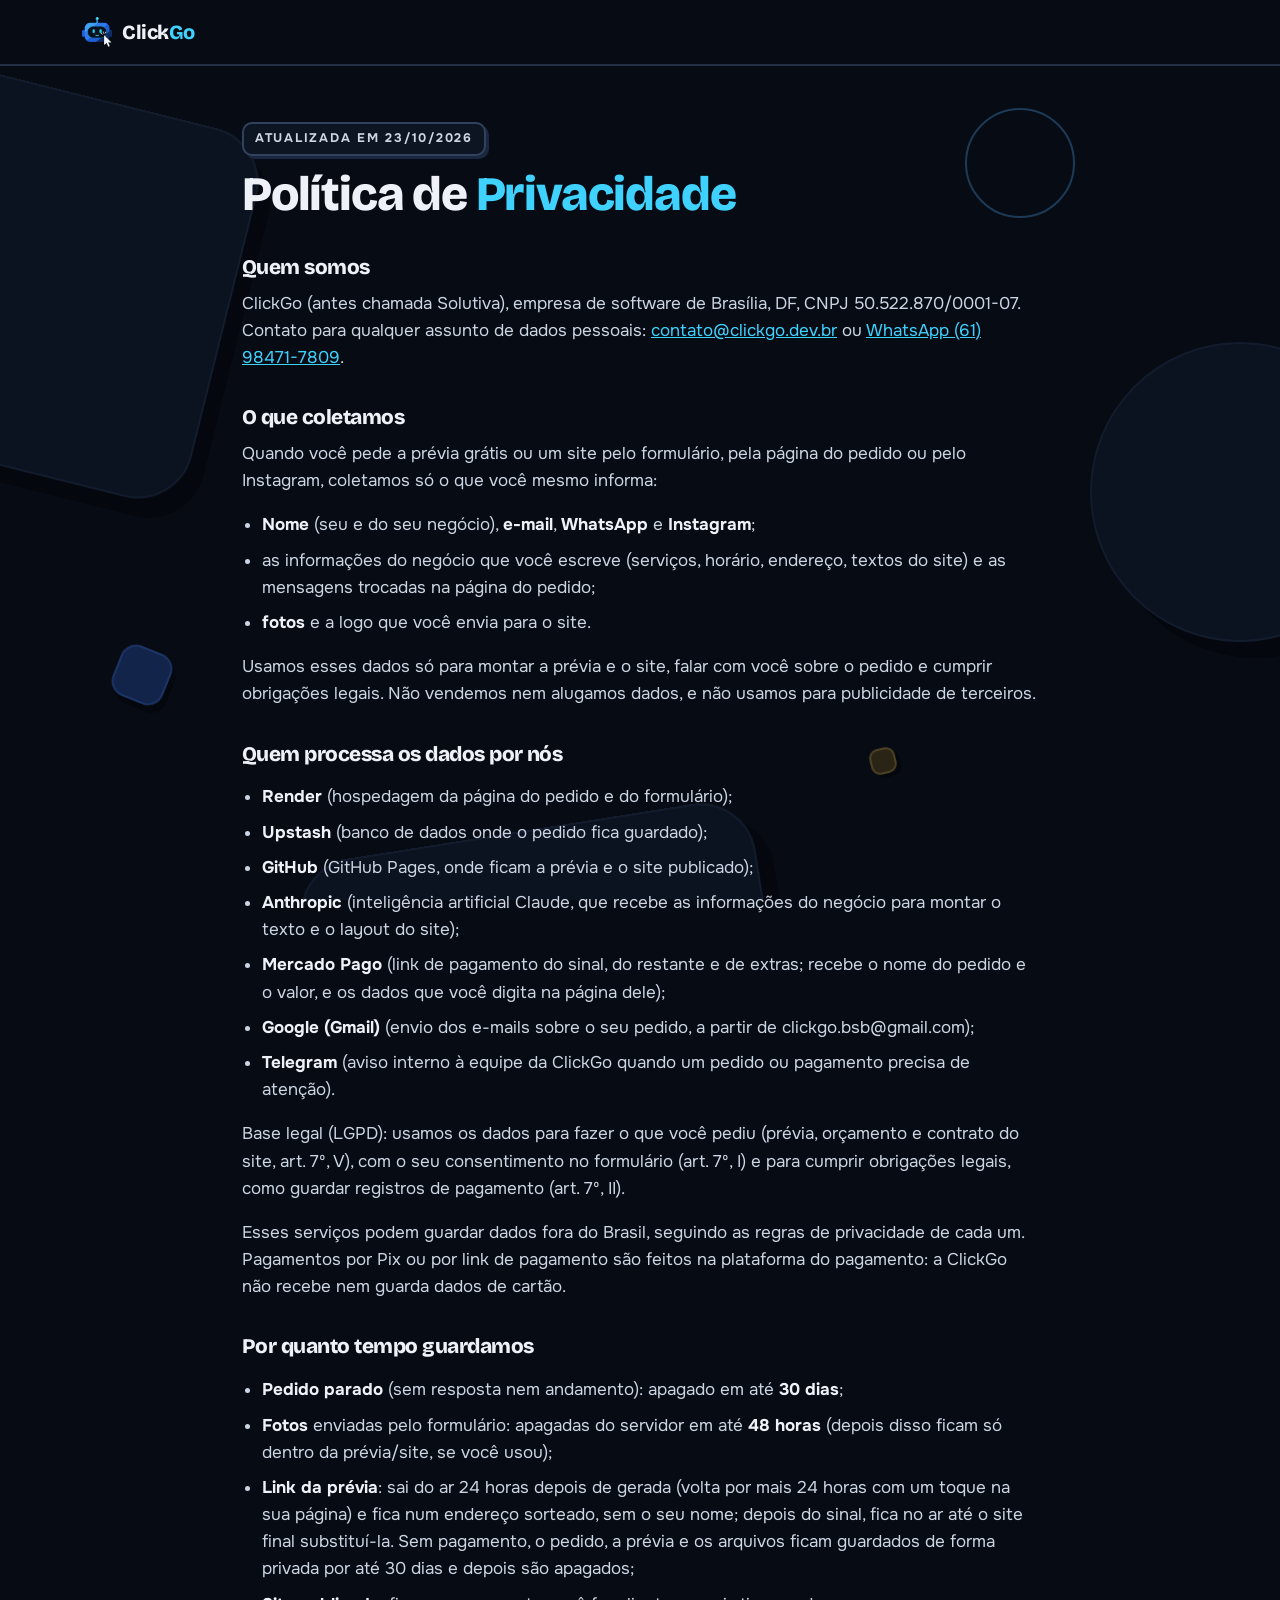
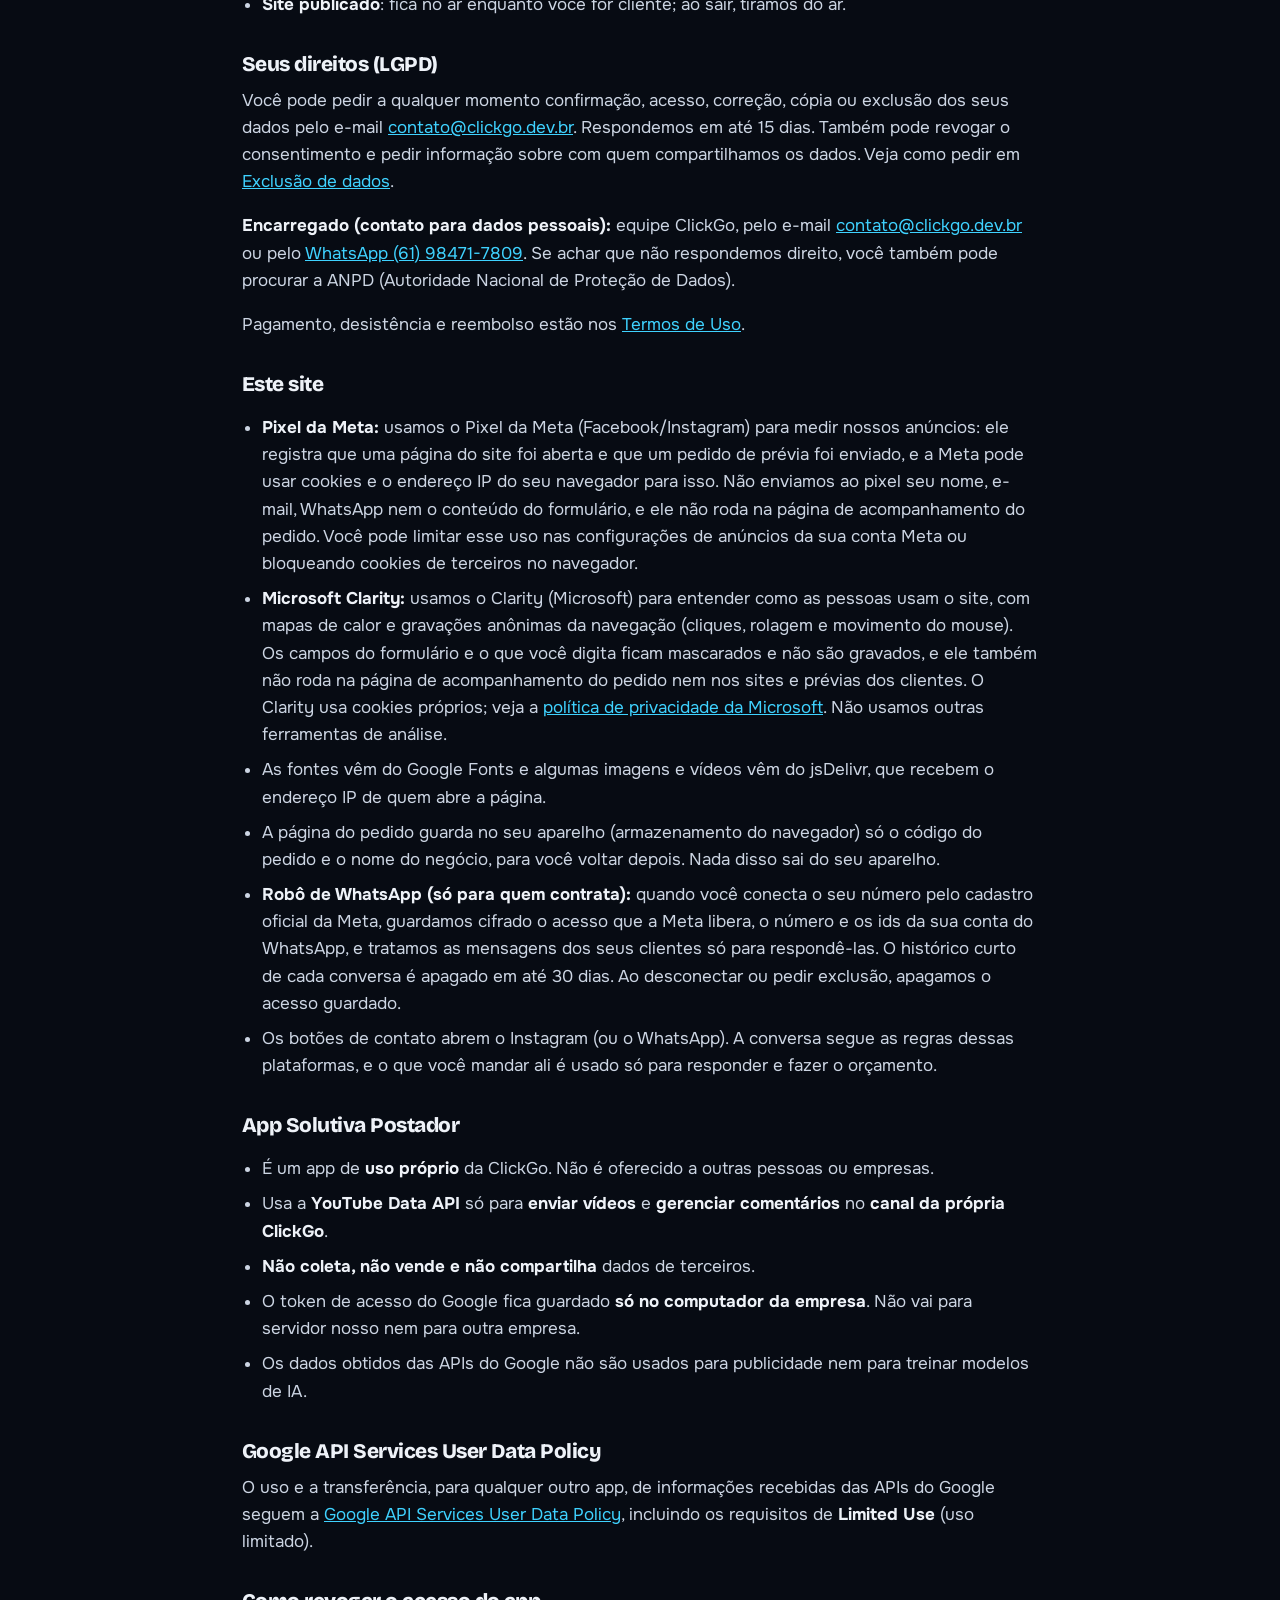
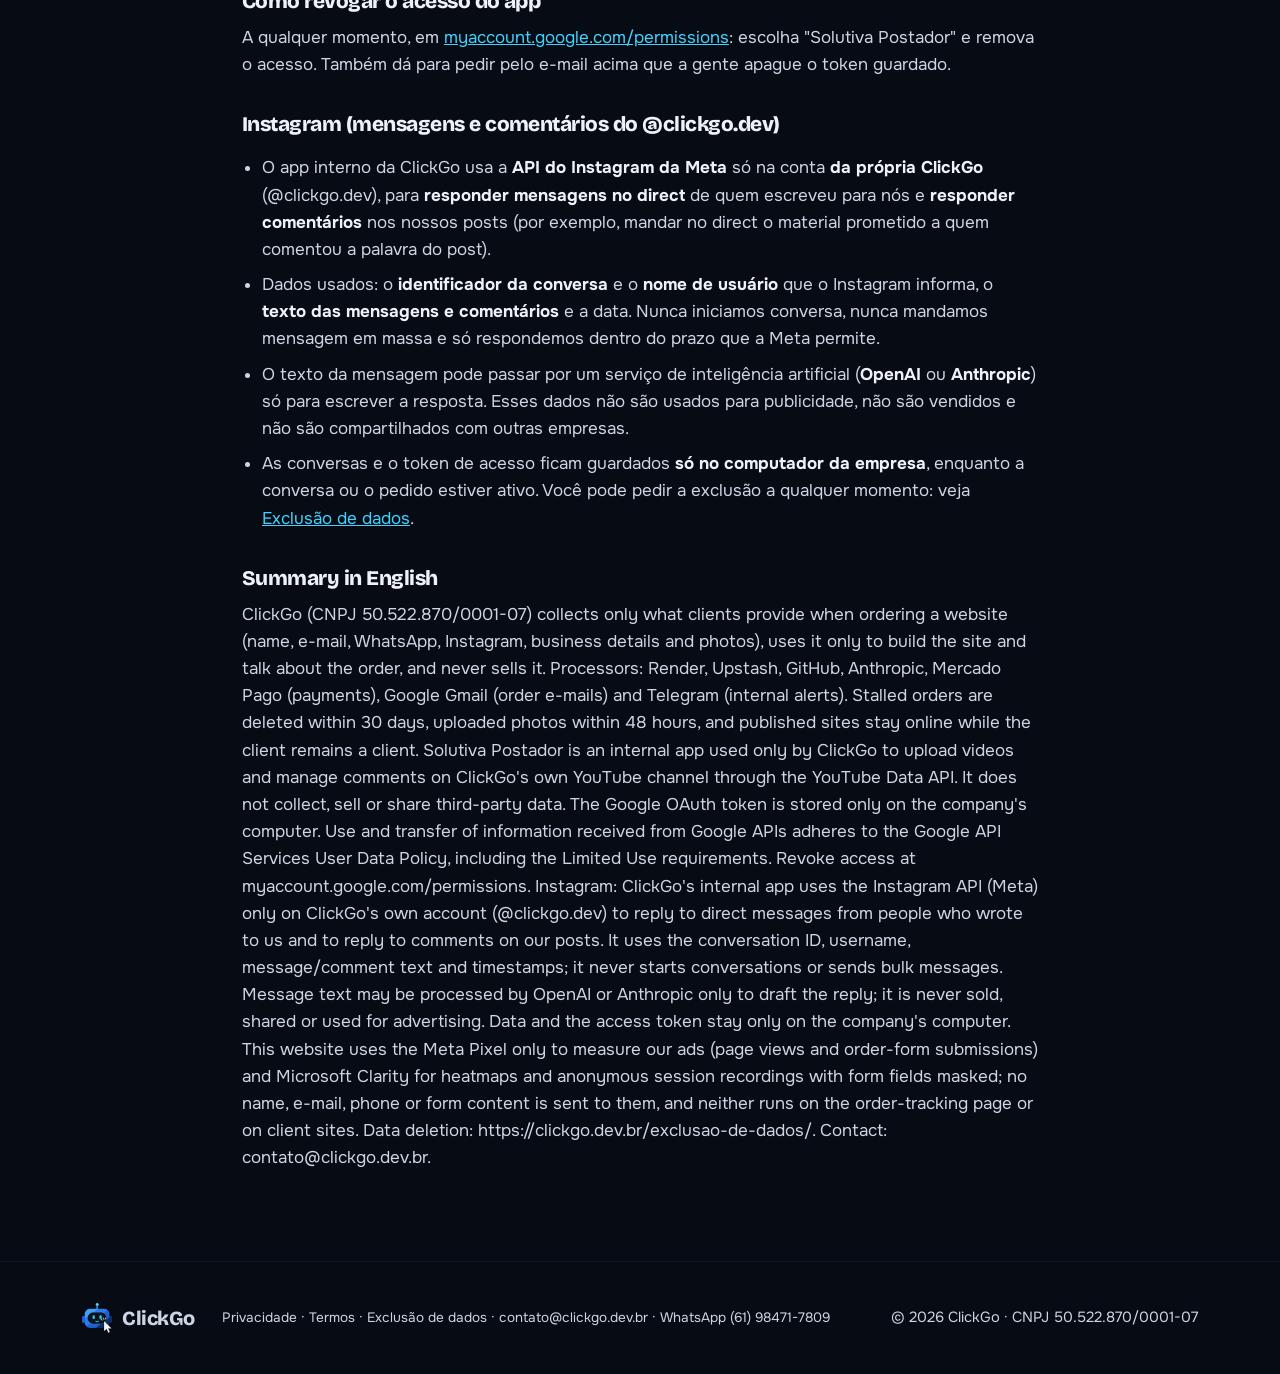
<file: privacidade.html>
<!doctype html>
<html lang="pt-BR">
<head>
<meta charset="utf-8">
<meta name="viewport" content="width=device-width, initial-scale=1, viewport-fit=cover">
<title>Política de Privacidade | ClickGo</title>
<meta name="description" content="Política de Privacidade da ClickGo: o que coletamos no pedido do site, quem processa, por quanto tempo guardamos e o app Solutiva Postador.">
<meta name="theme-color" content="#050a18">
<link rel="canonical" href="https://clickgo.dev.br/privacidade.html">
<link rel="icon" href="favicon.ico" sizes="any">
<link rel="preconnect" href="https://fonts.googleapis.com">
<link rel="preconnect" href="https://fonts.gstatic.com" crossorigin>
<link href="https://fonts.googleapis.com/css2?family=Bricolage+Grotesque:opsz,wght@12..96,700..800&family=Onest:wght@400;500;700&display=swap" rel="stylesheet">
<link rel="stylesheet" href="style.css?v=p1">
<link rel="stylesheet" href="cg-cores.css?v=2">
<link rel="stylesheet" href="cg-tatil.css?v=2">
</head>
<body>
<div class="malha" aria-hidden="true"></div>

<header class="topo">
  <div class="wrap topo-in">
    <a class="marca cg-mk" href="./" aria-label="ClickGo, início">
      <span class="cg-mk-logo"><img src="assets/logo-clickgo.webp" width="38" height="38" alt=""><i class="cg-mk-onda" aria-hidden="true"></i></span>
      <span class="cg-mk-wm">Click<b>Go</b></span>
    </a>
  </div>
</header>

<main class="legal">
  <div class="wrap estreito">
    <p class="rotulo">Atualizada em 23/10/2026</p>
    <h1>Política de <span class="grad-agua">Privacidade</span></h1>

    <h2>Quem somos</h2>
    <p>ClickGo (antes chamada Solutiva), empresa de software de Brasília, DF, CNPJ 50.522.870/0001-07. Contato para qualquer assunto de dados pessoais: <a href="mailto:contato@clickgo.dev.br">contato@clickgo.dev.br</a> ou <a data-zap href="https://wa.me/5561984717809?text=Ol%C3%A1!%20Vim%20pelo%20site%20da%20ClickGo%20e%20tenho%20uma%20d%C3%BAvida." target="_blank" rel="noopener">WhatsApp <span data-zap-num>(61) 98471-7809</span></a>.</p>

    <h2>O que coletamos</h2>
    <p>Quando você pede a prévia grátis ou um site pelo formulário, pela página do pedido ou pelo Instagram, coletamos só o que você mesmo informa:</p>
    <ul>
      <li><b>Nome</b> (seu e do seu negócio), <b>e-mail</b>, <b>WhatsApp</b> e <b>Instagram</b>;</li>
      <li>as informações do negócio que você escreve (serviços, horário, endereço, textos do site) e as mensagens trocadas na página do pedido;</li>
      <li><b>fotos</b> e a logo que você envia para o site.</li>
    </ul>
    <p>Usamos esses dados só para montar a prévia e o site, falar com você sobre o pedido e cumprir obrigações legais. Não vendemos nem alugamos dados, e não usamos para publicidade de terceiros.</p>

    <h2>Quem processa os dados por nós</h2>
    <ul>
      <li><b>Render</b> (hospedagem da página do pedido e do formulário);</li>
      <li><b>Upstash</b> (banco de dados onde o pedido fica guardado);</li>
      <li><b>GitHub</b> (GitHub Pages, onde ficam a prévia e o site publicado);</li>
      <li><b>Anthropic</b> (inteligência artificial Claude, que recebe as informações do negócio para montar o texto e o layout do site);</li>
      <li><b>Mercado Pago</b> (link de pagamento do sinal, do restante e de extras; recebe o nome do pedido e o valor, e os dados que você digita na página dele);</li>
      <li><b>Google (Gmail)</b> (envio dos e-mails sobre o seu pedido, a partir de clickgo.bsb@gmail.com);</li>
      <li><b>Telegram</b> (aviso interno à equipe da ClickGo quando um pedido ou pagamento precisa de atenção).</li>
    </ul>
    <p>Base legal (LGPD): usamos os dados para fazer o que você pediu (prévia, orçamento e contrato do site, art. 7º, V), com o seu consentimento no formulário (art. 7º, I) e para cumprir obrigações legais, como guardar registros de pagamento (art. 7º, II).</p>
    <p>Esses serviços podem guardar dados fora do Brasil, seguindo as regras de privacidade de cada um. Pagamentos por Pix ou por link de pagamento são feitos na plataforma do pagamento: a ClickGo não recebe nem guarda dados de cartão.</p>

    <h2>Por quanto tempo guardamos</h2>
    <ul>
      <li><b>Pedido parado</b> (sem resposta nem andamento): apagado em até <b>30 dias</b>;</li>
      <li><b>Fotos</b> enviadas pelo formulário: apagadas do servidor em até <b>48 horas</b> (depois disso ficam só dentro da prévia/site, se você usou);</li>
      <li><b>Link da prévia</b>: sai do ar 24 horas depois de gerada (volta por mais 24 horas com um toque na sua página) e fica num endereço sorteado, sem o seu nome; depois do sinal, fica no ar até o site final substituí-la. Sem pagamento, o pedido, a prévia e os arquivos ficam guardados de forma privada por até 30 dias e depois são apagados;</li>
      <li><b>Site publicado</b>: fica no ar enquanto você for cliente; ao sair, tiramos do ar.</li>
    </ul>

    <h2>Seus direitos (LGPD)</h2>
    <p>Você pode pedir a qualquer momento confirmação, acesso, correção, cópia ou exclusão dos seus dados pelo e-mail <a href="mailto:contato@clickgo.dev.br">contato@clickgo.dev.br</a>. Respondemos em até 15 dias. Também pode revogar o consentimento e pedir informação sobre com quem compartilhamos os dados. Veja como pedir em <a href="exclusao-de-dados/">Exclusão de dados</a>.</p>
    <p><b>Encarregado (contato para dados pessoais):</b> equipe ClickGo, pelo e-mail <a href="mailto:contato@clickgo.dev.br">contato@clickgo.dev.br</a> ou pelo <a data-zap href="https://wa.me/5561984717809?text=Ol%C3%A1!%20Vim%20pelo%20site%20da%20ClickGo%20e%20tenho%20uma%20d%C3%BAvida." target="_blank" rel="noopener">WhatsApp <span data-zap-num>(61) 98471-7809</span></a>. Se achar que não respondemos direito, você também pode procurar a ANPD (Autoridade Nacional de Proteção de Dados).</p>
    <p>Pagamento, desistência e reembolso estão nos <a href="termos.html#reembolso">Termos de Uso</a>.</p>

    <h2>Este site</h2>
    <ul>
      <li><b>Pixel da Meta:</b> usamos o Pixel da Meta (Facebook/Instagram) para medir nossos anúncios: ele registra que uma página do site foi aberta e que um pedido de prévia foi enviado, e a Meta pode usar cookies e o endereço IP do seu navegador para isso. Não enviamos ao pixel seu nome, e-mail, WhatsApp nem o conteúdo do formulário, e ele não roda na página de acompanhamento do pedido. Você pode limitar esse uso nas configurações de anúncios da sua conta Meta ou bloqueando cookies de terceiros no navegador.</li>
      <li><b>Microsoft Clarity:</b> usamos o Clarity (Microsoft) para entender como as pessoas usam o site, com mapas de calor e gravações anônimas da navegação (cliques, rolagem e movimento do mouse). Os campos do formulário e o que você digita ficam mascarados e não são gravados, e ele também não roda na página de acompanhamento do pedido nem nos sites e prévias dos clientes. O Clarity usa cookies próprios; veja a <a href="https://privacy.microsoft.com/pt-br/privacystatement" target="_blank" rel="noopener">política de privacidade da Microsoft</a>. Não usamos outras ferramentas de análise.</li>
      <li>As fontes vêm do Google Fonts e algumas imagens e vídeos vêm do jsDelivr, que recebem o endereço IP de quem abre a página.</li>
      <li>A página do pedido guarda no seu aparelho (armazenamento do navegador) só o código do pedido e o nome do negócio, para você voltar depois. Nada disso sai do seu aparelho.</li>
      <li><b>Robô de WhatsApp (só para quem contrata):</b> quando você conecta o seu número pelo cadastro oficial da Meta, guardamos cifrado o acesso que a Meta libera, o número e os ids da sua conta do WhatsApp, e tratamos as mensagens dos seus clientes só para respondê-las. O histórico curto de cada conversa é apagado em até 30 dias. Ao desconectar ou pedir exclusão, apagamos o acesso guardado.</li>
      <li>Os botões de contato abrem o Instagram (ou o WhatsApp). A conversa segue as regras dessas plataformas, e o que você mandar ali é usado só para responder e fazer o orçamento.</li>
    </ul>

    <h2>App Solutiva Postador</h2>
    <ul>
      <li>É um app de <b>uso próprio</b> da ClickGo. Não é oferecido a outras pessoas ou empresas.</li>
      <li>Usa a <b>YouTube Data API</b> só para <b>enviar vídeos</b> e <b>gerenciar comentários</b> no <b>canal da própria ClickGo</b>.</li>
      <li><b>Não coleta, não vende e não compartilha</b> dados de terceiros.</li>
      <li>O token de acesso do Google fica guardado <b>só no computador da empresa</b>. Não vai para servidor nosso nem para outra empresa.</li>
      <li>Os dados obtidos das APIs do Google não são usados para publicidade nem para treinar modelos de IA.</li>
    </ul>

    <h2>Google API Services User Data Policy</h2>
    <p>O uso e a transferência, para qualquer outro app, de informações recebidas das APIs do Google seguem a <a href="https://developers.google.com/terms/api-services-user-data-policy" target="_blank" rel="noopener">Google API Services User Data Policy</a>, incluindo os requisitos de <b>Limited Use</b> (uso limitado).</p>

    <h2>Como revogar o acesso do app</h2>
    <p>A qualquer momento, em <a href="https://myaccount.google.com/permissions" target="_blank" rel="noopener">myaccount.google.com/permissions</a>: escolha "Solutiva Postador" e remova o acesso. Também dá para pedir pelo e-mail acima que a gente apague o token guardado.</p>

    <h2>Instagram (mensagens e comentários do @clickgo.dev)</h2>
    <ul>
      <li>O app interno da ClickGo usa a <b>API do Instagram da Meta</b> só na conta <b>da própria ClickGo</b> (@clickgo.dev), para <b>responder mensagens no direct</b> de quem escreveu para nós e <b>responder comentários</b> nos nossos posts (por exemplo, mandar no direct o material prometido a quem comentou a palavra do post).</li>
      <li>Dados usados: o <b>identificador da conversa</b> e o <b>nome de usuário</b> que o Instagram informa, o <b>texto das mensagens e comentários</b> e a data. Nunca iniciamos conversa, nunca mandamos mensagem em massa e só respondemos dentro do prazo que a Meta permite.</li>
      <li>O texto da mensagem pode passar por um serviço de inteligência artificial (<b>OpenAI</b> ou <b>Anthropic</b>) só para escrever a resposta. Esses dados não são usados para publicidade, não são vendidos e não são compartilhados com outras empresas.</li>
      <li>As conversas e o token de acesso ficam guardados <b>só no computador da empresa</b>, enquanto a conversa ou o pedido estiver ativo. Você pode pedir a exclusão a qualquer momento: veja <a href="exclusao-de-dados/">Exclusão de dados</a>.</li>
    </ul>

    <h2 lang="en">Summary in English</h2>
    <p lang="en">ClickGo (CNPJ 50.522.870/0001-07) collects only what clients provide when ordering a website (name, e-mail, WhatsApp, Instagram, business details and photos), uses it only to build the site and talk about the order, and never sells it. Processors: Render, Upstash, GitHub, Anthropic, Mercado Pago (payments), Google Gmail (order e-mails) and Telegram (internal alerts). Stalled orders are deleted within 30 days, uploaded photos within 48 hours, and published sites stay online while the client remains a client. Solutiva Postador is an internal app used only by ClickGo to upload videos and manage comments on ClickGo's own YouTube channel through the YouTube Data API. It does not collect, sell or share third-party data. The Google OAuth token is stored only on the company's computer. Use and transfer of information received from Google APIs adheres to the Google API Services User Data Policy, including the Limited Use requirements. Revoke access at myaccount.google.com/permissions. Instagram: ClickGo's internal app uses the Instagram API (Meta) only on ClickGo's own account (@clickgo.dev) to reply to direct messages from people who wrote to us and to reply to comments on our posts. It uses the conversation ID, username, message/comment text and timestamps; it never starts conversations or sends bulk messages. Message text may be processed by OpenAI or Anthropic only to draft the reply; it is never sold, shared or used for advertising. Data and the access token stay only on the company's computer. This website uses the Meta Pixel only to measure our ads (page views and order-form submissions) and Microsoft Clarity for heatmaps and anonymous session recordings with form fields masked; no name, e-mail, phone or form content is sent to them, and neither runs on the order-tracking page or on client sites. Data deletion: https://clickgo.dev.br/exclusao-de-dados/. Contact: contato@clickgo.dev.br.</p>
  </div>
</main>

<footer class="rodape">
  <div class="wrap rodape-in">
    <a class="marca" href="./"><img src="assets/logo-clickgo.webp" width="38" height="38" alt="" loading="lazy"><span>ClickGo</span></a>
    <p class="rodape-legal"><a href="privacidade.html" aria-current="page">Privacidade</a> · <a href="termos.html">Termos</a> · <a href="exclusao-de-dados/">Exclusão de dados</a> · <a href="mailto:contato@clickgo.dev.br">contato@clickgo.dev.br</a> · <a data-zap href="https://wa.me/5561984717809?text=Ol%C3%A1!%20Vim%20pelo%20site%20da%20ClickGo%20e%20tenho%20uma%20d%C3%BAvida." target="_blank" rel="noopener">WhatsApp <span data-zap-num>(61) 98471-7809</span></a></p>
    <p class="rodape-copy">© 2026 ClickGo · CNPJ 50.522.870/0001-07</p>
  </div>
</footer>
<script src="pixel.js?v=2" defer></script>
<script src="contato.js" defer></script>
<script src="cg-tatil.js?v=2" defer></script>
</body>
</html>
</file>
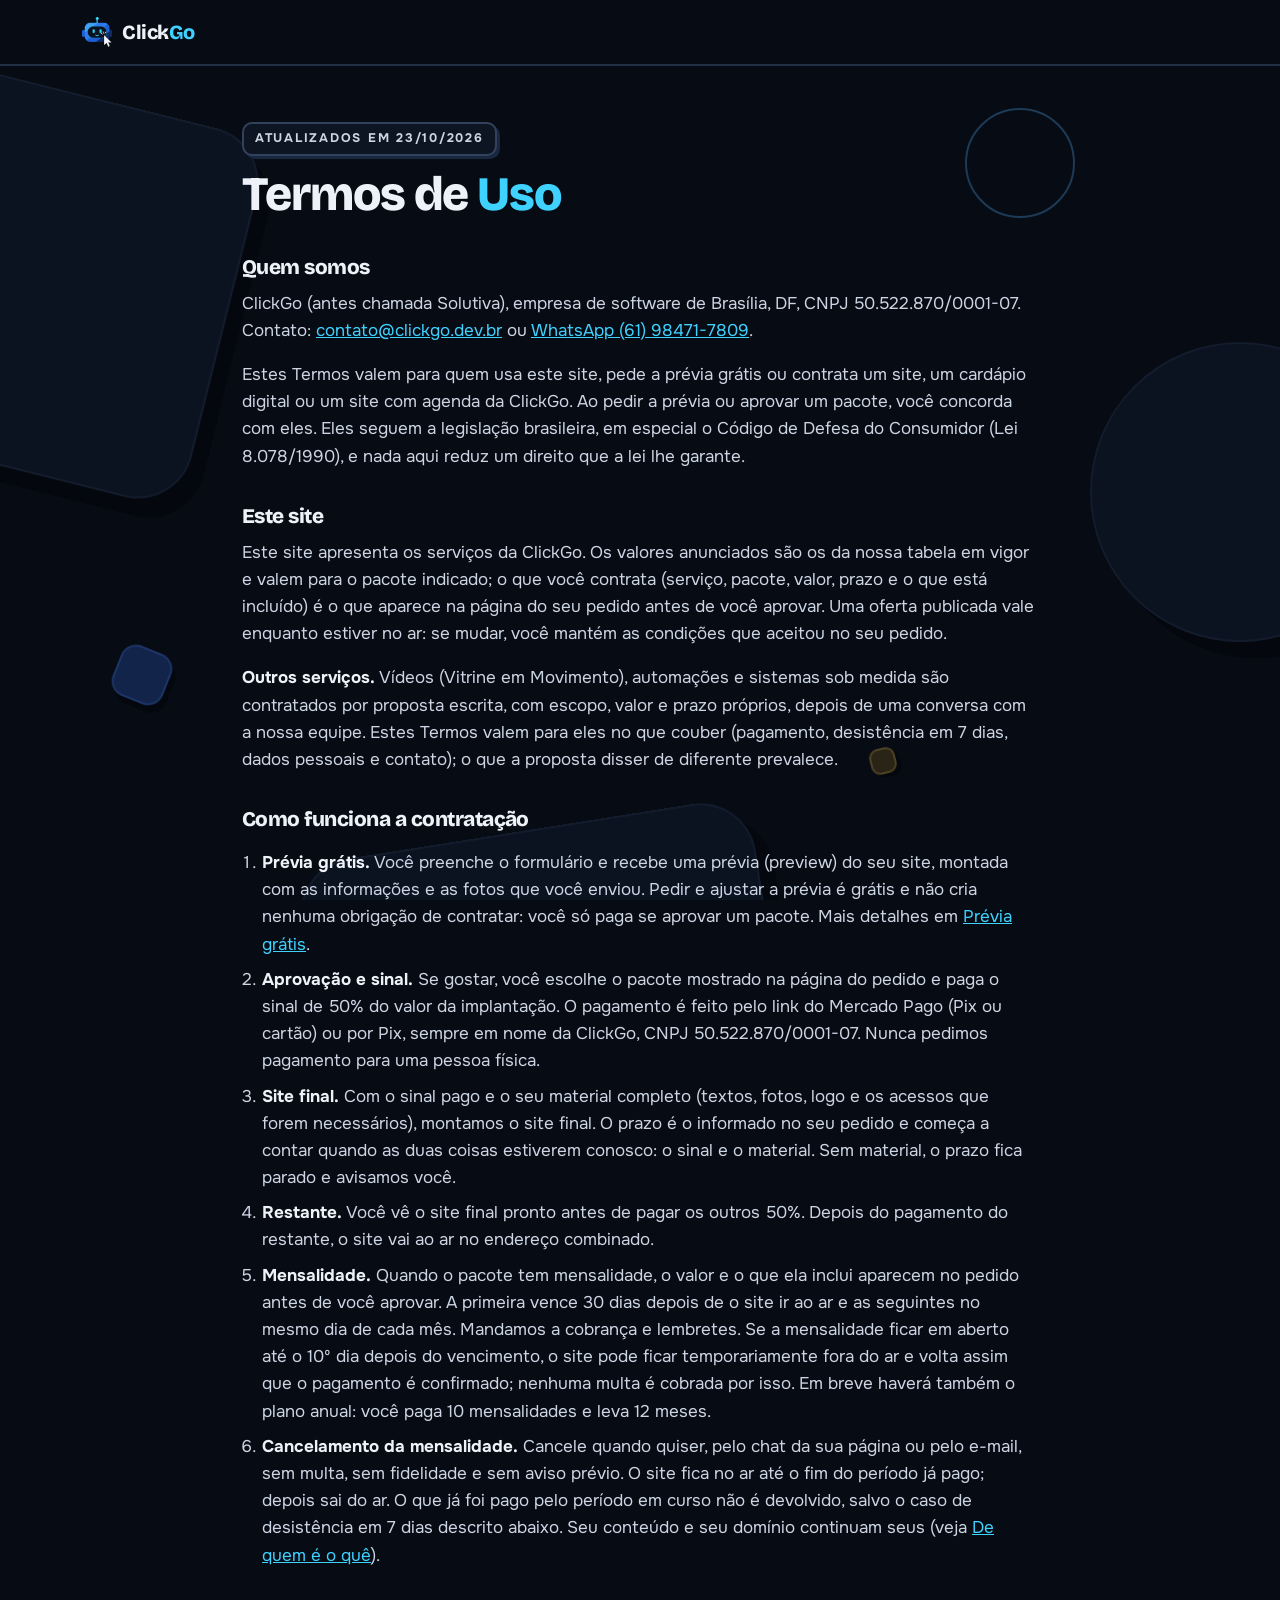
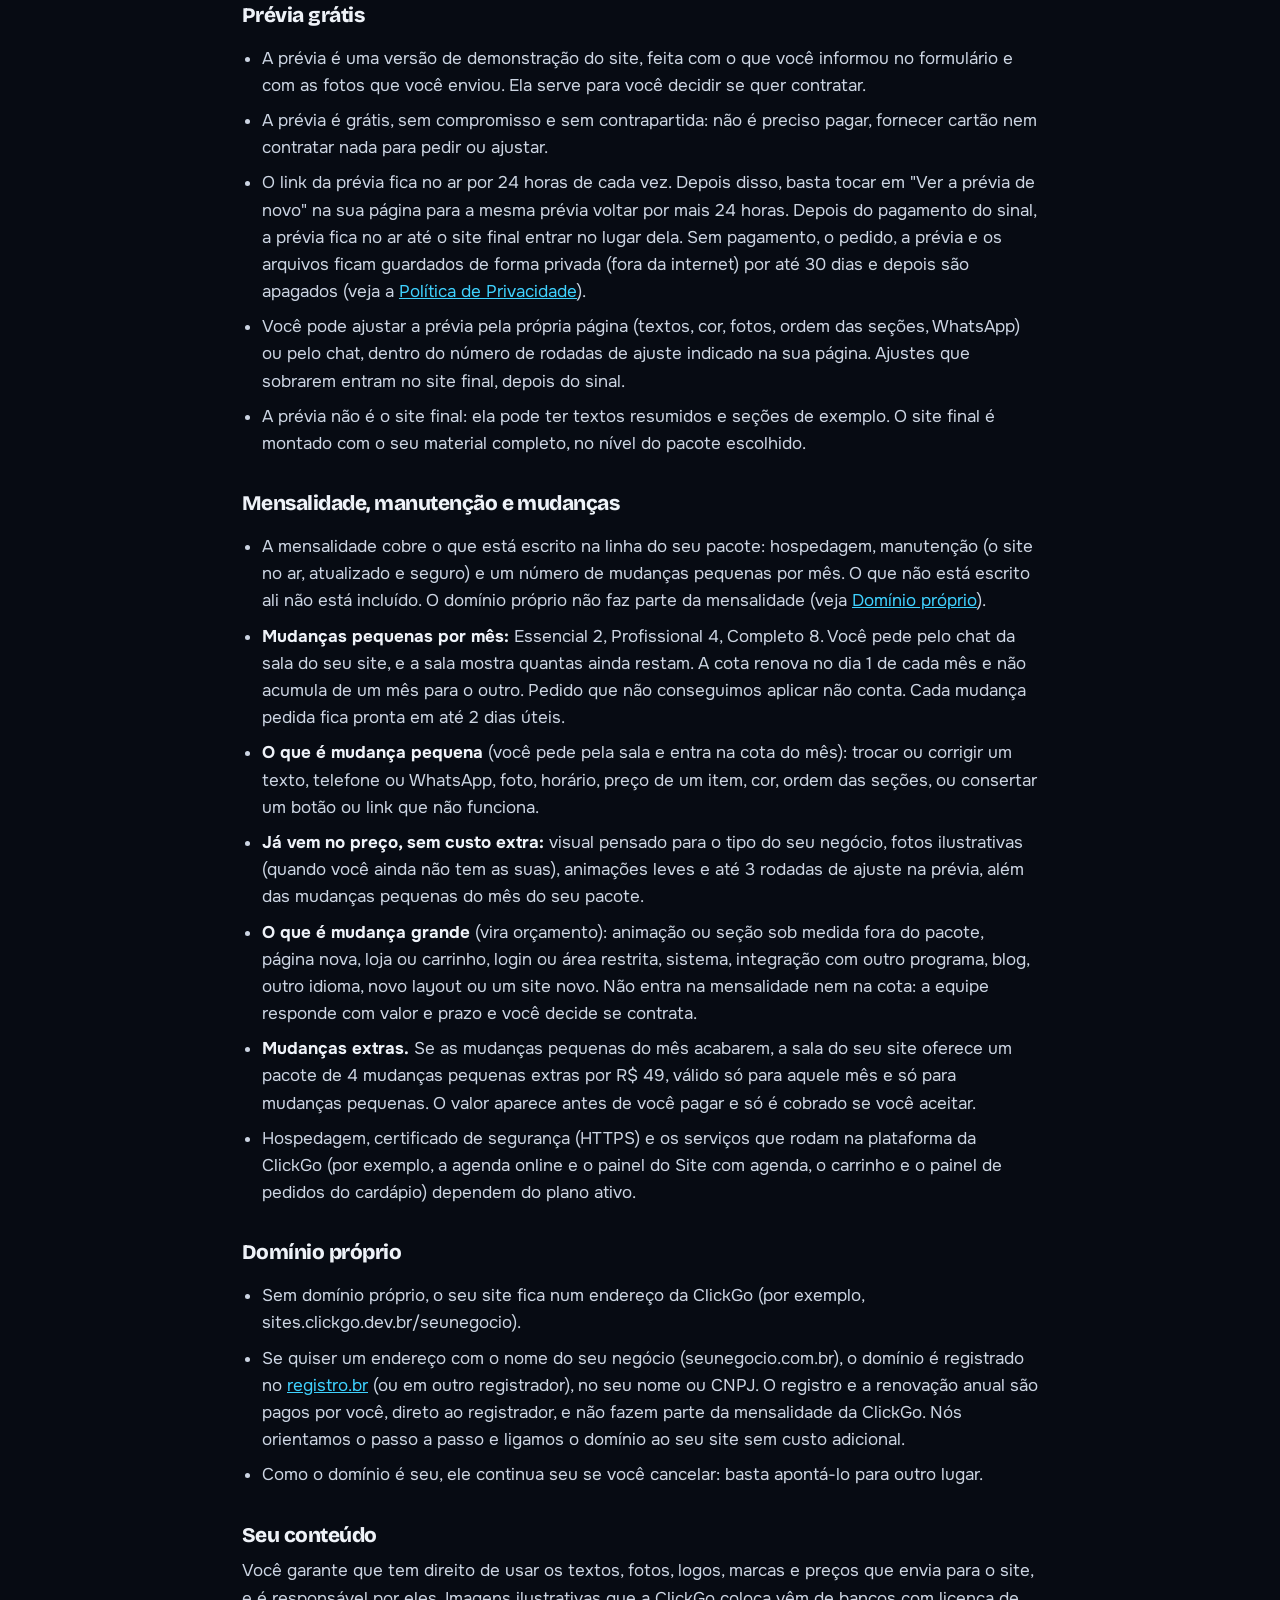
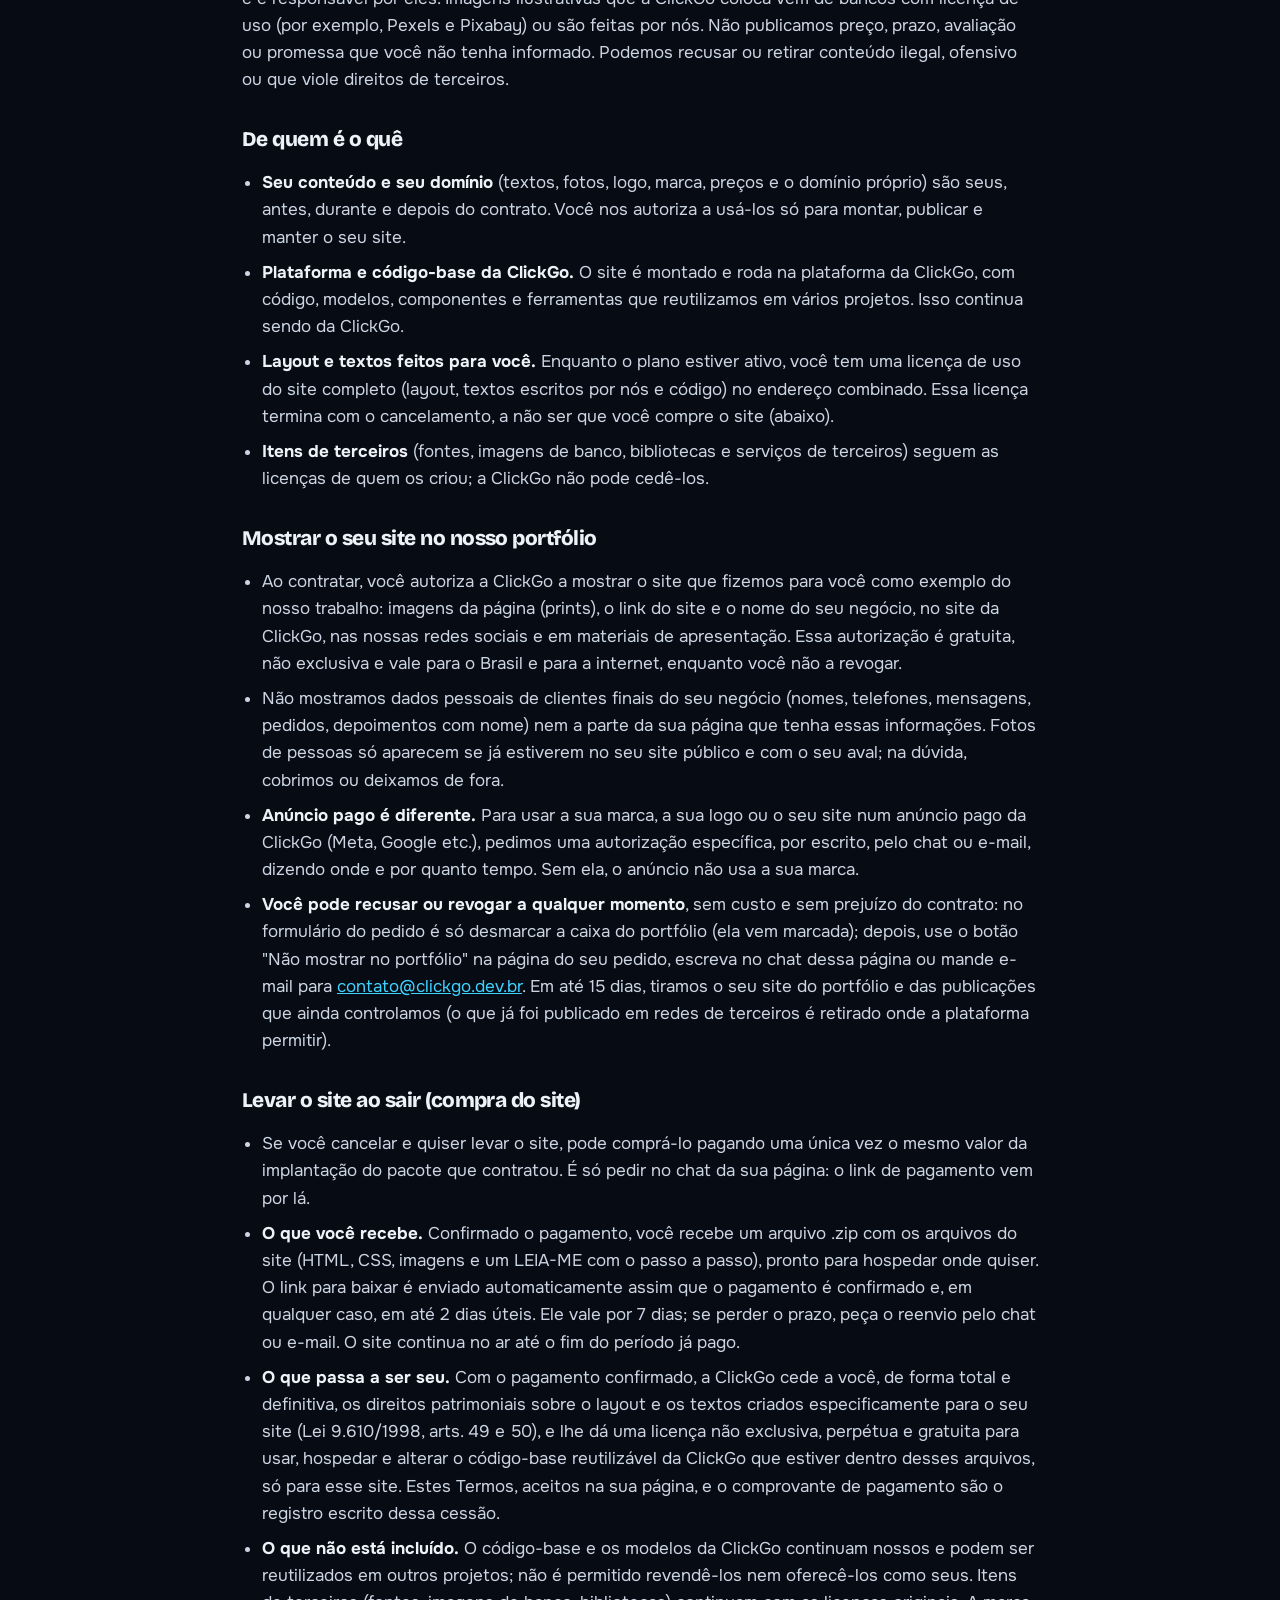
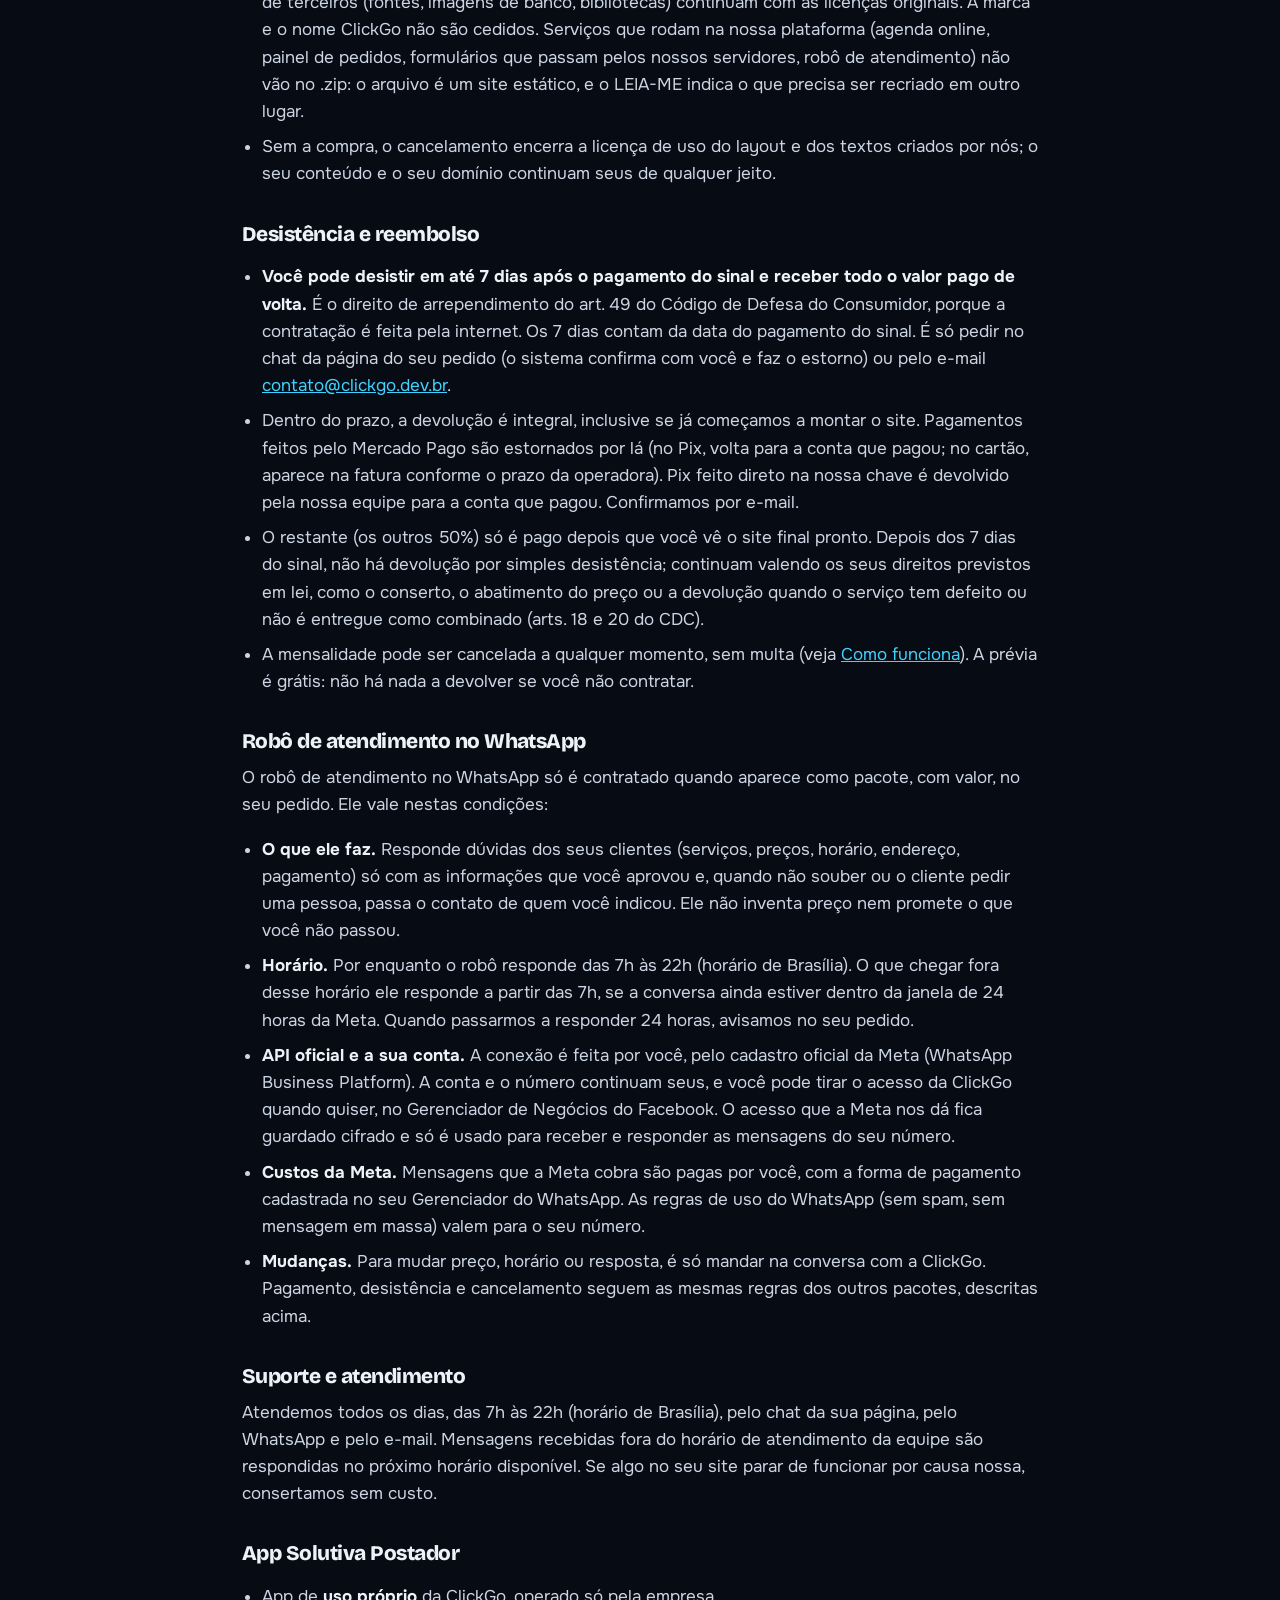
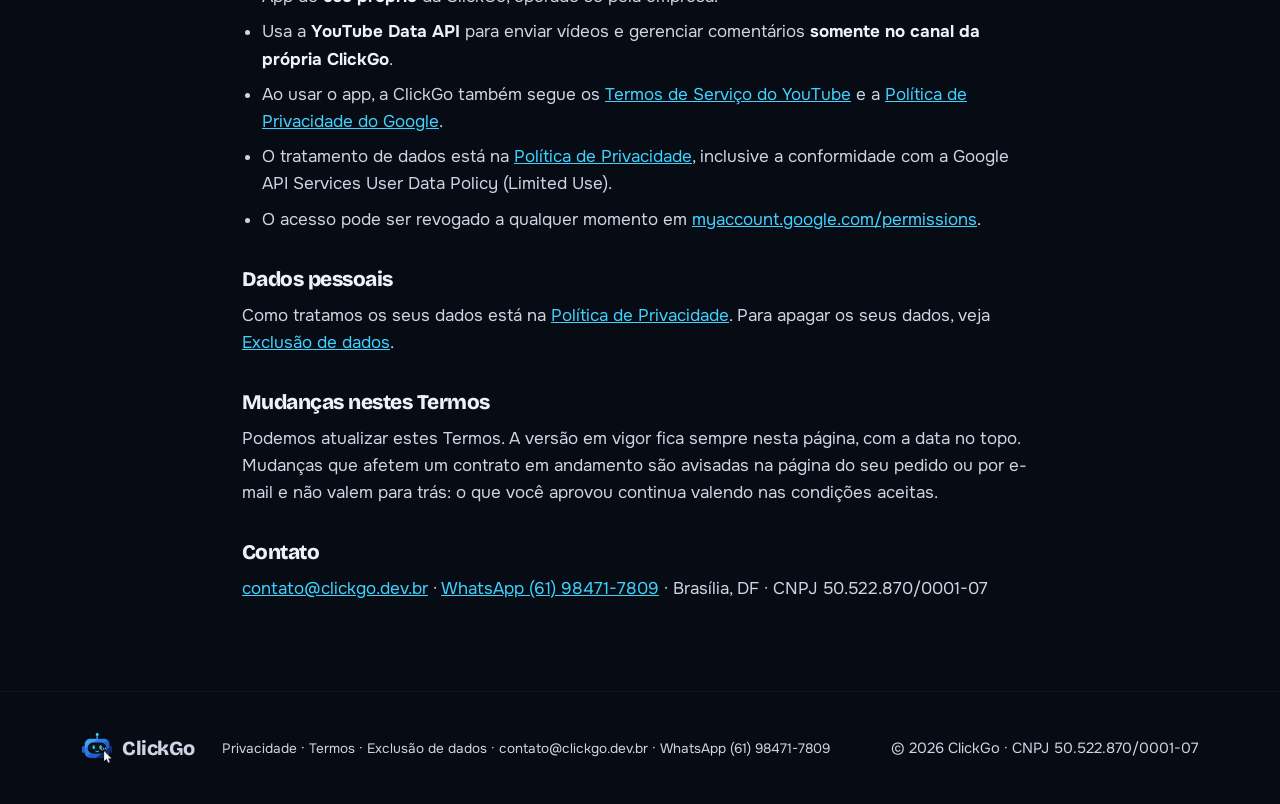
<file: termos.html>
<!doctype html>
<html lang="pt-BR">
<head>
<meta charset="utf-8">
<meta name="viewport" content="width=device-width, initial-scale=1, viewport-fit=cover">
<title>Termos de Uso | ClickGo</title>
<meta name="description" content="Termos de Uso da ClickGo: prévia grátis, contratação do site, pagamento, mensalidade e mudanças, cancelamento, compra do site ao sair, desistência e reembolso, e o app Solutiva Postador.">
<meta name="theme-color" content="#050a18">
<link rel="canonical" href="https://clickgo.dev.br/termos.html">
<link rel="icon" href="favicon.ico" sizes="any">
<link rel="preconnect" href="https://fonts.googleapis.com">
<link rel="preconnect" href="https://fonts.gstatic.com" crossorigin>
<link href="https://fonts.googleapis.com/css2?family=Bricolage+Grotesque:opsz,wght@12..96,700..800&family=Onest:wght@400;500;700&display=swap" rel="stylesheet">
<link rel="stylesheet" href="style.css?v=p1">
<link rel="stylesheet" href="cg-cores.css?v=2">
<link rel="stylesheet" href="cg-tatil.css?v=2">
</head>
<body>
<div class="malha" aria-hidden="true"></div>

<header class="topo">
  <div class="wrap topo-in">
    <a class="marca cg-mk" href="./" aria-label="ClickGo, início">
      <span class="cg-mk-logo"><img src="assets/logo-clickgo.webp" width="38" height="38" alt=""><i class="cg-mk-onda" aria-hidden="true"></i></span>
      <span class="cg-mk-wm">Click<b>Go</b></span>
    </a>
  </div>
</header>

<main class="legal">
  <div class="wrap estreito">
    <p class="rotulo">Atualizados em 23/10/2026</p>
    <h1>Termos de <span class="grad-agua">Uso</span></h1>

    <h2>Quem somos</h2>
    <p>ClickGo (antes chamada Solutiva), empresa de software de Brasília, DF, CNPJ 50.522.870/0001-07. Contato: <a href="mailto:contato@clickgo.dev.br">contato@clickgo.dev.br</a> ou <a data-zap href="https://wa.me/5561984717809?text=Ol%C3%A1!%20Vim%20pelo%20site%20da%20ClickGo%20e%20tenho%20uma%20d%C3%BAvida." target="_blank" rel="noopener">WhatsApp <span data-zap-num>(61) 98471-7809</span></a>.</p>
    <p>Estes Termos valem para quem usa este site, pede a prévia grátis ou contrata um site, um cardápio digital ou um site com agenda da ClickGo. Ao pedir a prévia ou aprovar um pacote, você concorda com eles. Eles seguem a legislação brasileira, em especial o Código de Defesa do Consumidor (Lei 8.078/1990), e nada aqui reduz um direito que a lei lhe garante.</p>

    <h2>Este site</h2>
    <p>Este site apresenta os serviços da ClickGo. Os valores anunciados são os da nossa tabela em vigor e valem para o pacote indicado; o que você contrata (serviço, pacote, valor, prazo e o que está incluído) é o que aparece na página do seu pedido antes de você aprovar. Uma oferta publicada vale enquanto estiver no ar: se mudar, você mantém as condições que aceitou no seu pedido.</p>
    <p><b>Outros serviços.</b> Vídeos (Vitrine em Movimento), automações e sistemas sob medida são contratados por proposta escrita, com escopo, valor e prazo próprios, depois de uma conversa com a nossa equipe. Estes Termos valem para eles no que couber (pagamento, desistência em 7 dias, dados pessoais e contato); o que a proposta disser de diferente prevalece.</p>

    <h2 id="servico">Como funciona a contratação</h2>
    <ol>
      <li><b>Prévia grátis.</b> Você preenche o formulário e recebe uma prévia (preview) do seu site, montada com as informações e as fotos que você enviou. Pedir e ajustar a prévia é grátis e não cria nenhuma obrigação de contratar: você só paga se aprovar um pacote. Mais detalhes em <a href="#previa">Prévia grátis</a>.</li>
      <li><b>Aprovação e sinal.</b> Se gostar, você escolhe o pacote mostrado na página do pedido e paga o sinal de 50% do valor da implantação. O pagamento é feito pelo link do Mercado Pago (Pix ou cartão) ou por Pix, sempre em nome da ClickGo, CNPJ 50.522.870/0001-07. Nunca pedimos pagamento para uma pessoa física.</li>
      <li><b>Site final.</b> Com o sinal pago e o seu material completo (textos, fotos, logo e os acessos que forem necessários), montamos o site final. O prazo é o informado no seu pedido e começa a contar quando as duas coisas estiverem conosco: o sinal e o material. Sem material, o prazo fica parado e avisamos você.</li>
      <li><b>Restante.</b> Você vê o site final pronto antes de pagar os outros 50%. Depois do pagamento do restante, o site vai ao ar no endereço combinado.</li>
      <li><b>Mensalidade.</b> Quando o pacote tem mensalidade, o valor e o que ela inclui aparecem no pedido antes de você aprovar. A primeira vence 30 dias depois de o site ir ao ar e as seguintes no mesmo dia de cada mês. Mandamos a cobrança e lembretes. Se a mensalidade ficar em aberto até o 10º dia depois do vencimento, o site pode ficar temporariamente fora do ar e volta assim que o pagamento é confirmado; nenhuma multa é cobrada por isso. Em breve haverá também o plano anual: você paga 10 mensalidades e leva 12 meses.</li>
      <li><b>Cancelamento da mensalidade.</b> Cancele quando quiser, pelo chat da sua página ou pelo e-mail, sem multa, sem fidelidade e sem aviso prévio. O site fica no ar até o fim do período já pago; depois sai do ar. O que já foi pago pelo período em curso não é devolvido, salvo o caso de desistência em 7 dias descrito abaixo. Seu conteúdo e seu domínio continuam seus (veja <a href="#codigo">De quem é o quê</a>).</li>
    </ol>

    <h2 id="previa">Prévia grátis</h2>
    <ul>
      <li>A prévia é uma versão de demonstração do site, feita com o que você informou no formulário e com as fotos que você enviou. Ela serve para você decidir se quer contratar.</li>
      <li>A prévia é grátis, sem compromisso e sem contrapartida: não é preciso pagar, fornecer cartão nem contratar nada para pedir ou ajustar.</li>
      <li>O link da prévia fica no ar por 24 horas de cada vez. Depois disso, basta tocar em "Ver a prévia de novo" na sua página para a mesma prévia voltar por mais 24 horas. Depois do pagamento do sinal, a prévia fica no ar até o site final entrar no lugar dela. Sem pagamento, o pedido, a prévia e os arquivos ficam guardados de forma privada (fora da internet) por até 30 dias e depois são apagados (veja a <a href="privacidade.html">Política de Privacidade</a>).</li>
      <li>Você pode ajustar a prévia pela própria página (textos, cor, fotos, ordem das seções, WhatsApp) ou pelo chat, dentro do número de rodadas de ajuste indicado na sua página. Ajustes que sobrarem entram no site final, depois do sinal.</li>
      <li>A prévia não é o site final: ela pode ter textos resumidos e seções de exemplo. O site final é montado com o seu material completo, no nível do pacote escolhido.</li>
    </ul>

    <h2 id="mensalidade">Mensalidade, manutenção e mudanças</h2>
    <ul>
      <li>A mensalidade cobre o que está escrito na linha do seu pacote: hospedagem, manutenção (o site no ar, atualizado e seguro) e um número de mudanças pequenas por mês. O que não está escrito ali não está incluído. O domínio próprio não faz parte da mensalidade (veja <a href="#dominio">Domínio próprio</a>).</li>
      <li><b>Mudanças pequenas por mês:</b> Essencial 2, Profissional 4, Completo 8. Você pede pelo chat da sala do seu site, e a sala mostra quantas ainda restam. A cota renova no dia 1 de cada mês e não acumula de um mês para o outro. Pedido que não conseguimos aplicar não conta. Cada mudança pedida fica pronta em até 2 dias úteis.</li>
      <li><b>O que é mudança pequena</b> (você pede pela sala e entra na cota do mês): trocar ou corrigir um texto, telefone ou WhatsApp, foto, horário, preço de um item, cor, ordem das seções, ou consertar um botão ou link que não funciona.</li>
      <li><b>Já vem no preço, sem custo extra:</b> visual pensado para o tipo do seu negócio, fotos ilustrativas (quando você ainda não tem as suas), animações leves e até 3 rodadas de ajuste na prévia, além das mudanças pequenas do mês do seu pacote.</li>
      <li><b>O que é mudança grande</b> (vira orçamento): animação ou seção sob medida fora do pacote, página nova, loja ou carrinho, login ou área restrita, sistema, integração com outro programa, blog, outro idioma, novo layout ou um site novo. Não entra na mensalidade nem na cota: a equipe responde com valor e prazo e você decide se contrata.</li>
      <li><b>Mudanças extras.</b> Se as mudanças pequenas do mês acabarem, a sala do seu site oferece um pacote de 4 mudanças pequenas extras por R$ 49, válido só para aquele mês e só para mudanças pequenas. O valor aparece antes de você pagar e só é cobrado se você aceitar.</li>
      <li>Hospedagem, certificado de segurança (HTTPS) e os serviços que rodam na plataforma da ClickGo (por exemplo, a agenda online e o painel do Site com agenda, o carrinho e o painel de pedidos do cardápio) dependem do plano ativo.</li>
    </ul>

    <h2 id="dominio">Domínio próprio</h2>
    <ul>
      <li>Sem domínio próprio, o seu site fica num endereço da ClickGo (por exemplo, sites.clickgo.dev.br/seunegocio).</li>
      <li>Se quiser um endereço com o nome do seu negócio (seunegocio.com.br), o domínio é registrado no <a href="https://registro.br" target="_blank" rel="noopener">registro.br</a> (ou em outro registrador), no seu nome ou CNPJ. O registro e a renovação anual são pagos por você, direto ao registrador, e não fazem parte da mensalidade da ClickGo. Nós orientamos o passo a passo e ligamos o domínio ao seu site sem custo adicional.</li>
      <li>Como o domínio é seu, ele continua seu se você cancelar: basta apontá-lo para outro lugar.</li>
    </ul>

    <h2>Seu conteúdo</h2>
    <p>Você garante que tem direito de usar os textos, fotos, logos, marcas e preços que envia para o site, e é responsável por eles. Imagens ilustrativas que a ClickGo coloca vêm de bancos com licença de uso (por exemplo, Pexels e Pixabay) ou são feitas por nós. Não publicamos preço, prazo, avaliação ou promessa que você não tenha informado. Podemos recusar ou retirar conteúdo ilegal, ofensivo ou que viole direitos de terceiros.</p>

    <h2 id="codigo">De quem é o quê</h2>
    <ul>
      <li><b>Seu conteúdo e seu domínio</b> (textos, fotos, logo, marca, preços e o domínio próprio) são seus, antes, durante e depois do contrato. Você nos autoriza a usá-los só para montar, publicar e manter o seu site.</li>
      <li><b>Plataforma e código-base da ClickGo.</b> O site é montado e roda na plataforma da ClickGo, com código, modelos, componentes e ferramentas que reutilizamos em vários projetos. Isso continua sendo da ClickGo.</li>
      <li><b>Layout e textos feitos para você.</b> Enquanto o plano estiver ativo, você tem uma licença de uso do site completo (layout, textos escritos por nós e código) no endereço combinado. Essa licença termina com o cancelamento, a não ser que você compre o site (abaixo).</li>
      <li><b>Itens de terceiros</b> (fontes, imagens de banco, bibliotecas e serviços de terceiros) seguem as licenças de quem os criou; a ClickGo não pode cedê-los.</li>
    </ul>

    <h2 id="portfolio">Mostrar o seu site no nosso portfólio</h2>
    <ul>
      <li>Ao contratar, você autoriza a ClickGo a mostrar o site que fizemos para você como exemplo do nosso trabalho: imagens da página (prints), o link do site e o nome do seu negócio, no site da ClickGo, nas nossas redes sociais e em materiais de apresentação. Essa autorização é gratuita, não exclusiva e vale para o Brasil e para a internet, enquanto você não a revogar.</li>
      <li>Não mostramos dados pessoais de clientes finais do seu negócio (nomes, telefones, mensagens, pedidos, depoimentos com nome) nem a parte da sua página que tenha essas informações. Fotos de pessoas só aparecem se já estiverem no seu site público e com o seu aval; na dúvida, cobrimos ou deixamos de fora.</li>
      <li><b>Anúncio pago é diferente.</b> Para usar a sua marca, a sua logo ou o seu site num anúncio pago da ClickGo (Meta, Google etc.), pedimos uma autorização específica, por escrito, pelo chat ou e-mail, dizendo onde e por quanto tempo. Sem ela, o anúncio não usa a sua marca.</li>
      <li><b>Você pode recusar ou revogar a qualquer momento</b>, sem custo e sem prejuízo do contrato: no formulário do pedido é só desmarcar a caixa do portfólio (ela vem marcada); depois, use o botão "Não mostrar no portfólio" na página do seu pedido, escreva no chat dessa página ou mande e-mail para <a href="mailto:contato@clickgo.dev.br">contato@clickgo.dev.br</a>. Em até 15 dias, tiramos o seu site do portfólio e das publicações que ainda controlamos (o que já foi publicado em redes de terceiros é retirado onde a plataforma permitir).</li>
    </ul>

    <h2 id="levar">Levar o site ao sair (compra do site)</h2>
    <ul>
      <li>Se você cancelar e quiser levar o site, pode comprá-lo pagando uma única vez o mesmo valor da implantação do pacote que contratou. É só pedir no chat da sua página: o link de pagamento vem por lá.</li>
      <li><b>O que você recebe.</b> Confirmado o pagamento, você recebe um arquivo .zip com os arquivos do site (HTML, CSS, imagens e um LEIA-ME com o passo a passo), pronto para hospedar onde quiser. O link para baixar é enviado automaticamente assim que o pagamento é confirmado e, em qualquer caso, em até 2 dias úteis. Ele vale por 7 dias; se perder o prazo, peça o reenvio pelo chat ou e-mail. O site continua no ar até o fim do período já pago.</li>
      <li><b>O que passa a ser seu.</b> Com o pagamento confirmado, a ClickGo cede a você, de forma total e definitiva, os direitos patrimoniais sobre o layout e os textos criados especificamente para o seu site (Lei 9.610/1998, arts. 49 e 50), e lhe dá uma licença não exclusiva, perpétua e gratuita para usar, hospedar e alterar o código-base reutilizável da ClickGo que estiver dentro desses arquivos, só para esse site. Estes Termos, aceitos na sua página, e o comprovante de pagamento são o registro escrito dessa cessão.</li>
      <li><b>O que não está incluído.</b> O código-base e os modelos da ClickGo continuam nossos e podem ser reutilizados em outros projetos; não é permitido revendê-los nem oferecê-los como seus. Itens de terceiros (fontes, imagens de banco, bibliotecas) continuam com as licenças originais. A marca e o nome ClickGo não são cedidos. Serviços que rodam na nossa plataforma (agenda online, painel de pedidos, formulários que passam pelos nossos servidores, robô de atendimento) não vão no .zip: o arquivo é um site estático, e o LEIA-ME indica o que precisa ser recriado em outro lugar.</li>
      <li>Sem a compra, o cancelamento encerra a licença de uso do layout e dos textos criados por nós; o seu conteúdo e o seu domínio continuam seus de qualquer jeito.</li>
    </ul>

    <h2 id="reembolso">Desistência e reembolso</h2>
    <ul>
      <li><b>Você pode desistir em até 7 dias após o pagamento do sinal e receber todo o valor pago de volta.</b> É o direito de arrependimento do art. 49 do Código de Defesa do Consumidor, porque a contratação é feita pela internet. Os 7 dias contam da data do pagamento do sinal. É só pedir no chat da página do seu pedido (o sistema confirma com você e faz o estorno) ou pelo e-mail <a href="mailto:contato@clickgo.dev.br">contato@clickgo.dev.br</a>.</li>
      <li>Dentro do prazo, a devolução é integral, inclusive se já começamos a montar o site. Pagamentos feitos pelo Mercado Pago são estornados por lá (no Pix, volta para a conta que pagou; no cartão, aparece na fatura conforme o prazo da operadora). Pix feito direto na nossa chave é devolvido pela nossa equipe para a conta que pagou. Confirmamos por e-mail.</li>
      <li>O restante (os outros 50%) só é pago depois que você vê o site final pronto. Depois dos 7 dias do sinal, não há devolução por simples desistência; continuam valendo os seus direitos previstos em lei, como o conserto, o abatimento do preço ou a devolução quando o serviço tem defeito ou não é entregue como combinado (arts. 18 e 20 do CDC).</li>
      <li>A mensalidade pode ser cancelada a qualquer momento, sem multa (veja <a href="#servico">Como funciona</a>). A prévia é grátis: não há nada a devolver se você não contratar.</li>
    </ul>

    <h2 id="robo">Robô de atendimento no WhatsApp</h2>
    <p>O robô de atendimento no WhatsApp só é contratado quando aparece como pacote, com valor, no seu pedido. Ele vale nestas condições:</p>
    <ul>
      <li><b>O que ele faz.</b> Responde dúvidas dos seus clientes (serviços, preços, horário, endereço, pagamento) só com as informações que você aprovou e, quando não souber ou o cliente pedir uma pessoa, passa o contato de quem você indicou. Ele não inventa preço nem promete o que você não passou.</li>
      <li><b>Horário.</b> Por enquanto o robô responde das 7h às 22h (horário de Brasília). O que chegar fora desse horário ele responde a partir das 7h, se a conversa ainda estiver dentro da janela de 24 horas da Meta. Quando passarmos a responder 24 horas, avisamos no seu pedido.</li>
      <li><b>API oficial e a sua conta.</b> A conexão é feita por você, pelo cadastro oficial da Meta (WhatsApp Business Platform). A conta e o número continuam seus, e você pode tirar o acesso da ClickGo quando quiser, no Gerenciador de Negócios do Facebook. O acesso que a Meta nos dá fica guardado cifrado e só é usado para receber e responder as mensagens do seu número.</li>
      <li><b>Custos da Meta.</b> Mensagens que a Meta cobra são pagas por você, com a forma de pagamento cadastrada no seu Gerenciador do WhatsApp. As regras de uso do WhatsApp (sem spam, sem mensagem em massa) valem para o seu número.</li>
      <li><b>Mudanças.</b> Para mudar preço, horário ou resposta, é só mandar na conversa com a ClickGo. Pagamento, desistência e cancelamento seguem as mesmas regras dos outros pacotes, descritas acima.</li>
    </ul>

    <h2>Suporte e atendimento</h2>
    <p>Atendemos todos os dias, das 7h às 22h (horário de Brasília), pelo chat da sua página, pelo WhatsApp e pelo e-mail. Mensagens recebidas fora do horário de atendimento da equipe são respondidas no próximo horário disponível. Se algo no seu site parar de funcionar por causa nossa, consertamos sem custo.</p>

    <h2>App Solutiva Postador</h2>
    <ul>
      <li>App de <b>uso próprio</b> da ClickGo, operado só pela empresa.</li>
      <li>Usa a <b>YouTube Data API</b> para enviar vídeos e gerenciar comentários <b>somente no canal da própria ClickGo</b>.</li>
      <li>Ao usar o app, a ClickGo também segue os <a href="https://www.youtube.com/t/terms" target="_blank" rel="noopener">Termos de Serviço do YouTube</a> e a <a href="https://policies.google.com/privacy" target="_blank" rel="noopener">Política de Privacidade do Google</a>.</li>
      <li>O tratamento de dados está na <a href="privacidade.html">Política de Privacidade</a>, inclusive a conformidade com a Google API Services User Data Policy (Limited Use).</li>
      <li>O acesso pode ser revogado a qualquer momento em <a href="https://myaccount.google.com/permissions" target="_blank" rel="noopener">myaccount.google.com/permissions</a>.</li>
    </ul>

    <h2>Dados pessoais</h2>
    <p>Como tratamos os seus dados está na <a href="privacidade.html">Política de Privacidade</a>. Para apagar os seus dados, veja <a href="exclusao-de-dados/">Exclusão de dados</a>.</p>

    <h2>Mudanças nestes Termos</h2>
    <p>Podemos atualizar estes Termos. A versão em vigor fica sempre nesta página, com a data no topo. Mudanças que afetem um contrato em andamento são avisadas na página do seu pedido ou por e-mail e não valem para trás: o que você aprovou continua valendo nas condições aceitas.</p>

    <h2>Contato</h2>
    <p><a href="mailto:contato@clickgo.dev.br">contato@clickgo.dev.br</a> · <a data-zap href="https://wa.me/5561984717809?text=Ol%C3%A1!%20Vim%20pelo%20site%20da%20ClickGo%20e%20tenho%20uma%20d%C3%BAvida." target="_blank" rel="noopener">WhatsApp <span data-zap-num>(61) 98471-7809</span></a> · Brasília, DF · CNPJ 50.522.870/0001-07</p>
  </div>
</main>

<footer class="rodape">
  <div class="wrap rodape-in">
    <a class="marca" href="./"><img src="assets/logo-clickgo.webp" width="38" height="38" alt="" loading="lazy"><span>ClickGo</span></a>
    <p class="rodape-legal"><a href="privacidade.html">Privacidade</a> · <a href="termos.html" aria-current="page">Termos</a> · <a href="exclusao-de-dados/">Exclusão de dados</a> · <a href="mailto:contato@clickgo.dev.br">contato@clickgo.dev.br</a> · <a data-zap href="https://wa.me/5561984717809?text=Ol%C3%A1!%20Vim%20pelo%20site%20da%20ClickGo%20e%20tenho%20uma%20d%C3%BAvida." target="_blank" rel="noopener">WhatsApp <span data-zap-num>(61) 98471-7809</span></a></p>
    <p class="rodape-copy">© 2026 ClickGo · CNPJ 50.522.870/0001-07</p>
  </div>
</footer>
<script src="pixel.js?v=2" defer></script>
<script src="contato.js" defer></script>
<script src="cg-tatil.js?v=2" defer></script>
</body>
</html>
</file>
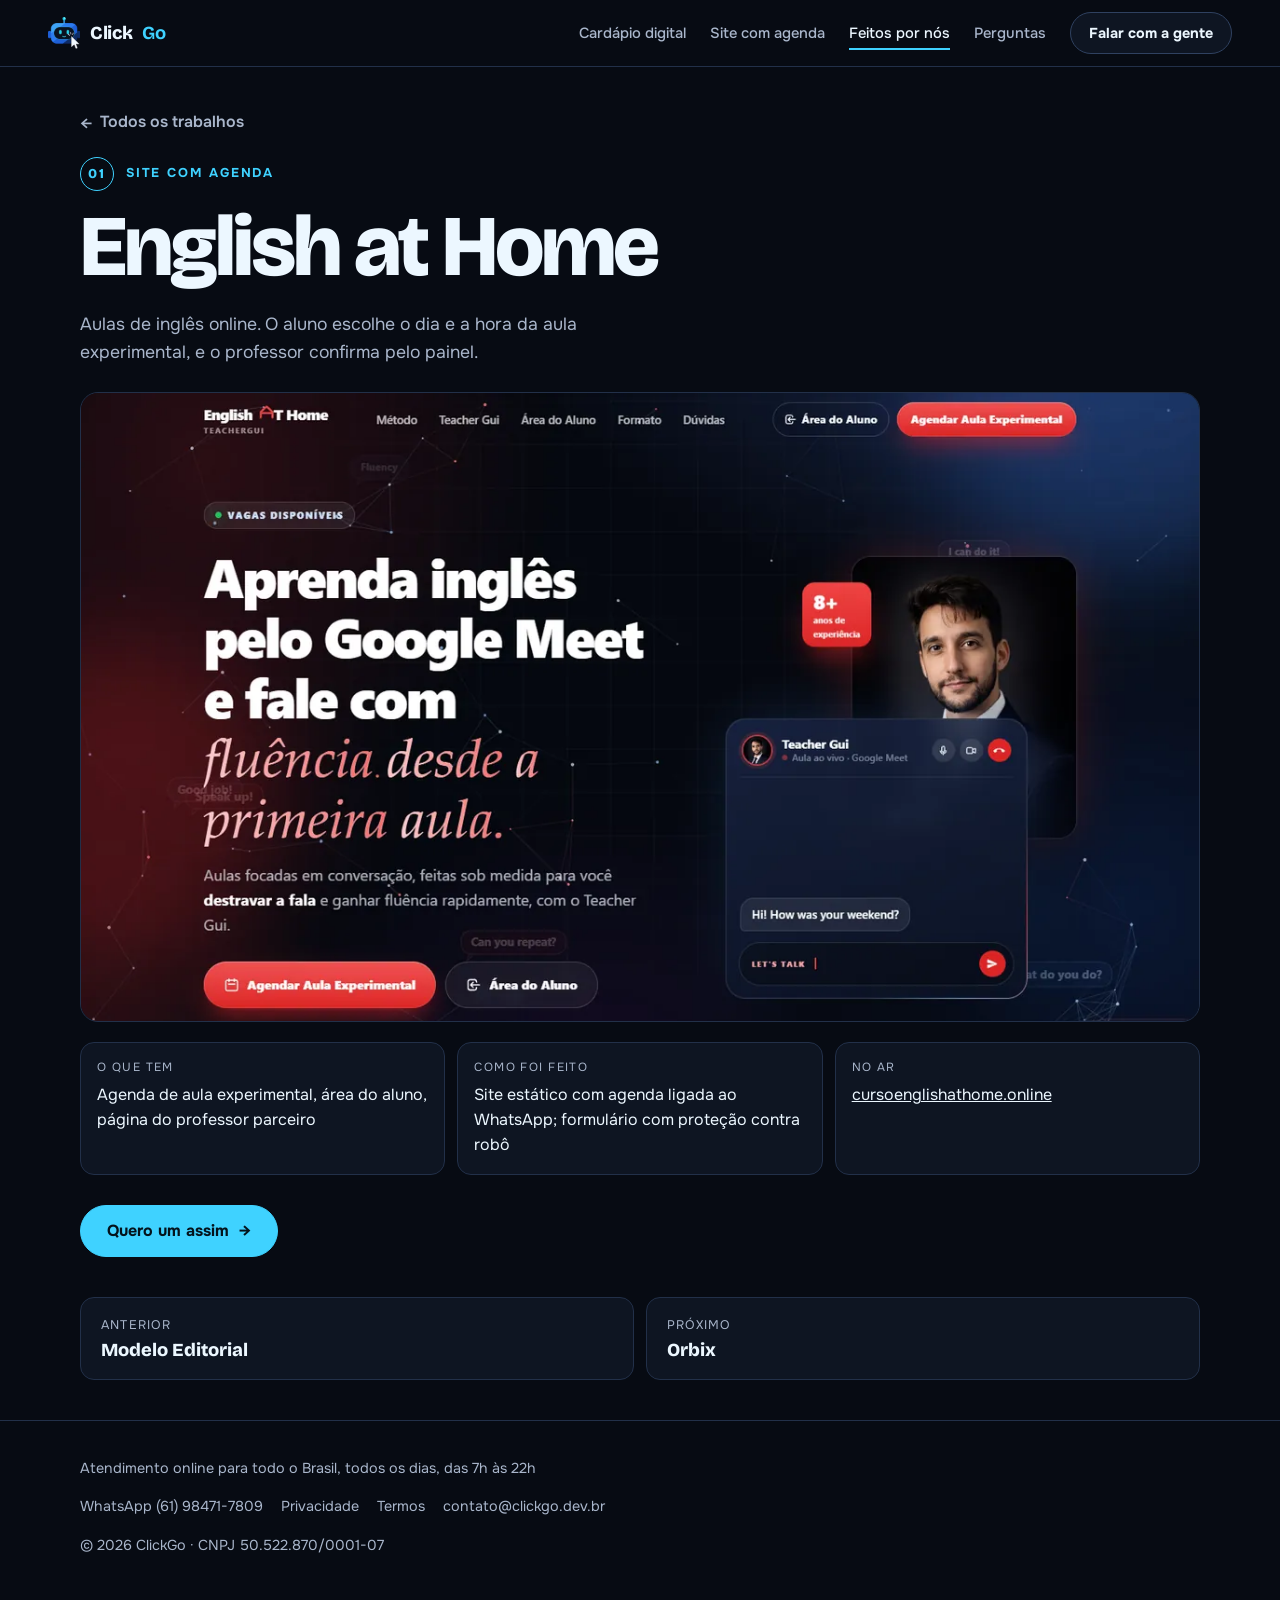
<file: trabalho-v8.html>
<!DOCTYPE html>
<html lang="pt-BR" class="sem-js">
<head>
<meta charset="utf-8">
<meta name="viewport" content="width=device-width, initial-scale=1">
<meta name="robots" content="noindex, nofollow">
<title>Trabalho · ClickGo (protótipo v8)</title>
<meta name="description" content="Página de um trabalho do portfólio da ClickGo (protótipo).">
<meta name="theme-color" content="#070b13">
<link rel="icon" href="favicon.ico" sizes="any">
<link rel="preconnect" href="https://fonts.googleapis.com">
<link rel="preconnect" href="https://fonts.gstatic.com" crossorigin>
<!-- fontes do Google sem travar a pintura (CSP sem inline: o v8.js cola o link; sem JS, o noscript): o texto aparece na fonte do sistema e troca -->
<link rel="preload" as="style" href="https://fonts.googleapis.com/css2?family=Bricolage+Grotesque:opsz,wght@12..96,700..800&family=Instrument+Serif:ital@1&family=Onest:wght@400;500;700&display=swap" data-fontes>
<noscript><link rel="stylesheet" href="https://fonts.googleapis.com/css2?family=Bricolage+Grotesque:opsz,wght@12..96,700..800&family=Instrument+Serif:ital@1&family=Onest:wght@400;500;700&display=swap"></noscript>
<link rel="stylesheet" href="v8.css?v=p1">
<!-- síncrono de propósito (3 KB): a página precisa saber QUAL trabalho é antes do primeiro quadro, para a transição compartilhada -->
<script src="v8-trabalho.js?v=p1"></script>
</head>
<body>
<a class="skip" href="#conteudo">Pular para o conteúdo</a>

<header class="topo">
  <a class="marca" href="home-v8.html" aria-label="ClickGo, início"><img src="assets/logo-clickgo.webp" width="32" height="32" alt="">Click<b>Go</b></a>
  <nav class="menu" aria-label="Seções">
    <a href="home-v8.html#cardapio">Cardápio digital</a>
    <a href="home-v8.html#site">Site com agenda</a>
    <a href="home-v8.html#portfolio" aria-current="true">Feitos por nós</a>
    <a href="home-v8.html#perguntas">Perguntas</a>
  </nav>
  <a class="btn btn-sec btn-mini" data-contato="principal" href="https://ig.me/m/clickgo.dev" target="_blank" rel="noopener"><span class="t"><span>Falar com a gente</span><span aria-hidden="true">Chama no direct</span></span></a>
</header>

<main id="conteudo">
  <section class="trab-topo">
    <div class="sec-in">
      <a class="voltar" href="home-v8.html#portfolio"><span class="seta" aria-hidden="true" style="transform:rotate(180deg)">→</span> Todos os trabalhos</a>
      <p class="rotulo" style="margin-top:22px"><b id="t-num">01</b> <span id="t-tipo">Trabalho</span></p>
      <h1 id="t-nome" style="max-width:20ch">Trabalho</h1>
      <p class="sub" id="t-desc"></p>
      <figure class="trab-hero"><img id="t-img" src="assets/hero-poster.webp" width="1280" height="720" alt="" fetchpriority="high" decoding="async"></figure>
      <div class="trab-meta">
        <div><small>O que tem</small><span id="t-tem"></span></div>
        <div><small>Como foi feito</small><span id="t-como"></span></div>
        <div><small>No ar</small><a id="t-link" href="home-v8.html" target="_blank" rel="noopener">—</a></div>
      </div>
      <div class="acoes">
        <a class="btn btn-prim" data-contato="esboco" href="/esboco/"><span class="t"><span>Quero um assim</span><span aria-hidden="true">Prévia grátis</span></span> <span class="seta" aria-hidden="true">→</span></a>
      </div>
      <nav class="prox" aria-label="Outros trabalhos">
        <a id="t-ant" href="home-v8.html#portfolio"><small>Anterior</small><b>—</b></a>
        <a id="t-prox" href="home-v8.html#portfolio"><small>Próximo</small><b>—</b></a>
      </nav>
    </div>
  </section>
</main>

<footer class="rodape">
  <div class="rodape-in">
    <p>Atendimento online para todo o Brasil, todos os dias, das 7h às 22h</p>
    <p class="rodape-links">
      <a data-zap href="https://wa.me/5561984717809" target="_blank" rel="noopener">WhatsApp <span data-zap-num>(61) 98471-7809</span></a>
      <a href="privacidade.html">Privacidade</a>
      <a href="termos.html">Termos</a>
      <a href="mailto:contato@clickgo.dev.br">contato@clickgo.dev.br</a>
    </p>
    <p>© <span id="ano">2026</span> ClickGo · CNPJ 50.522.870/0001-07</p>
  </div>
</footer>

<script src="pixel.js?v=2" defer></script>
<script src="contato.js" defer></script>
<script src="v8.js?v=p1" defer></script>
</body>
</html>
</file>
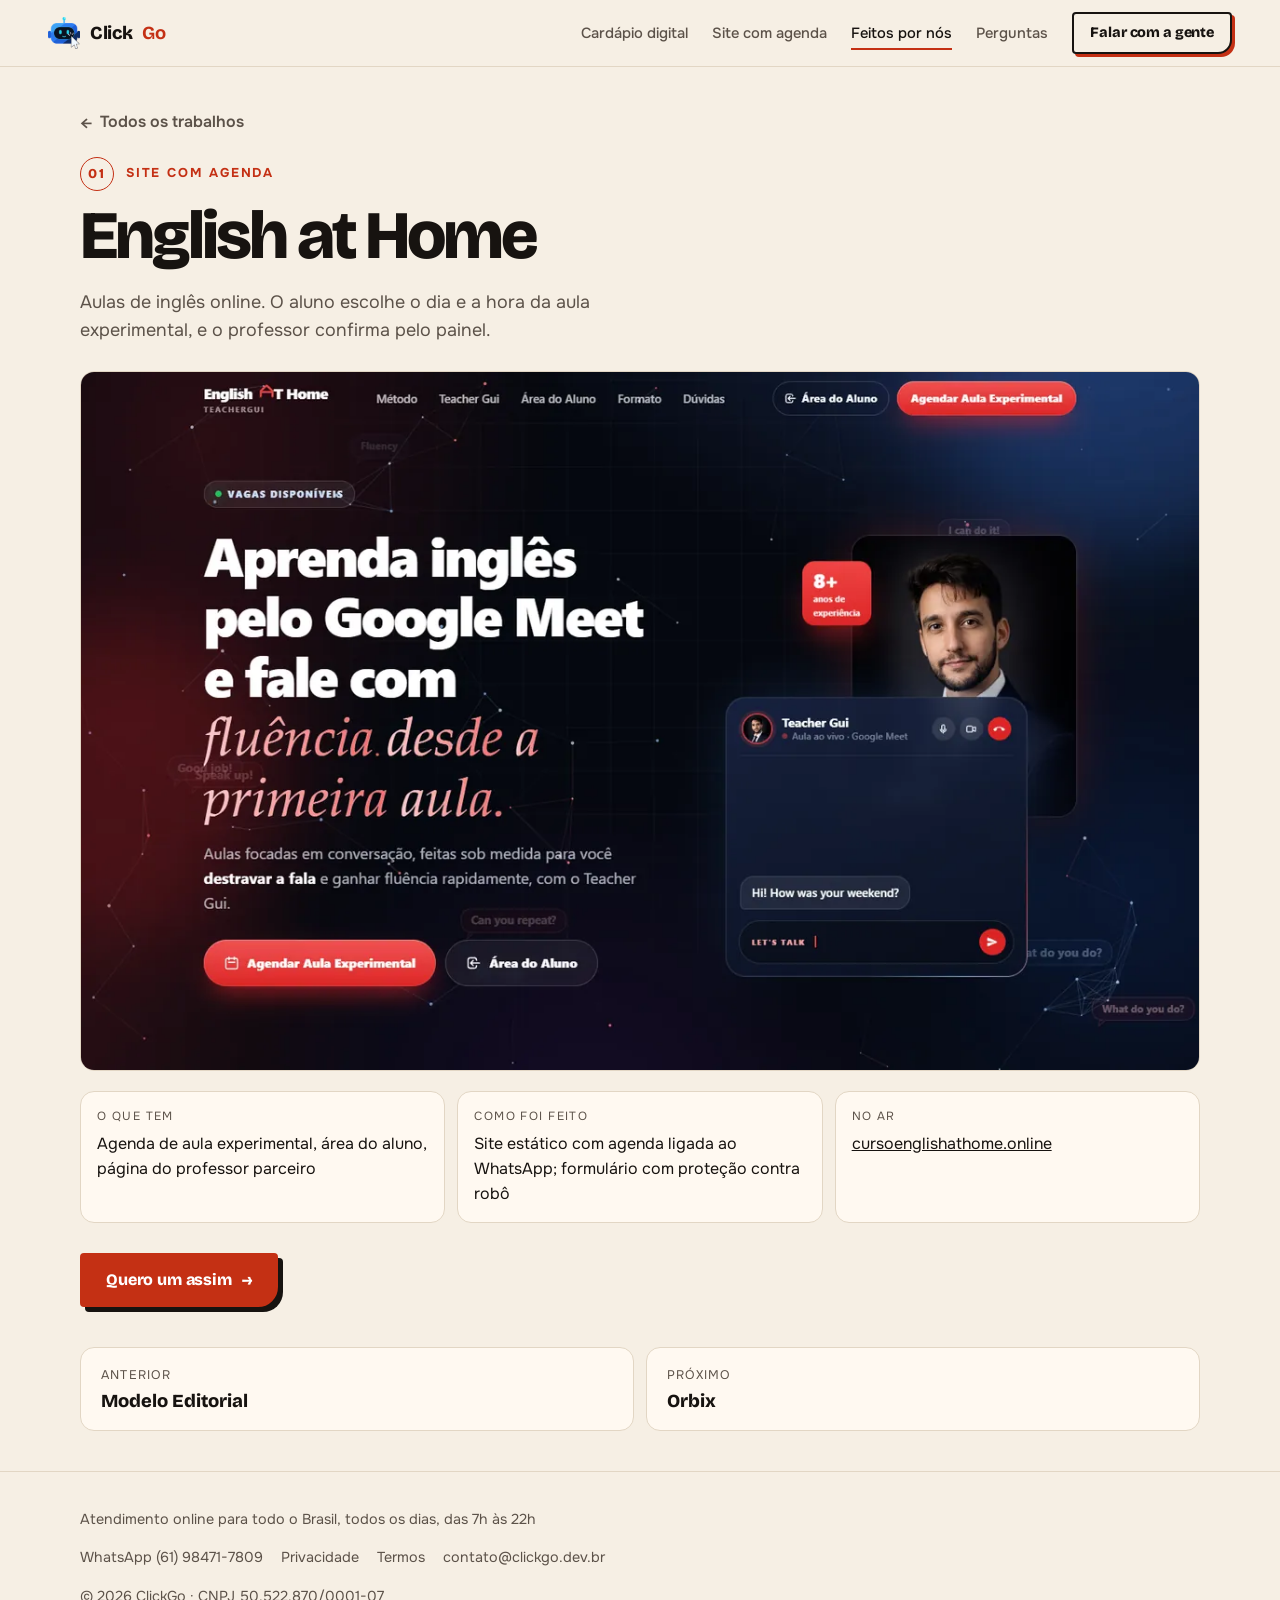
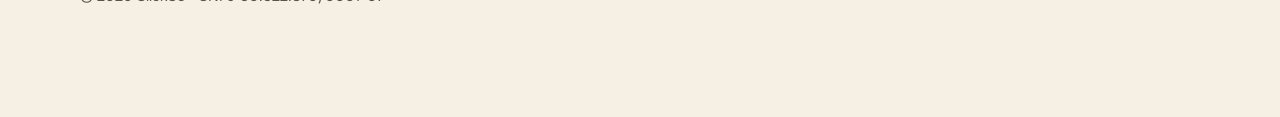
<file: trabalho-v9.html>
<!DOCTYPE html>
<html lang="pt-BR" class="sem-js">
<head>
<meta charset="utf-8">
<meta name="viewport" content="width=device-width, initial-scale=1">
<meta name="robots" content="noindex, nofollow">
<title>Trabalho · ClickGo (protótipo v9)</title>
<meta name="description" content="Página de um trabalho do portfólio da ClickGo (protótipo).">
<meta name="theme-color" content="#f6efe4">
<link rel="icon" href="favicon.ico" sizes="any">
<link rel="preconnect" href="https://fonts.googleapis.com">
<link rel="preconnect" href="https://fonts.gstatic.com" crossorigin>
<!-- fontes do Google sem travar a pintura (CSP sem inline: o v8.js cola o link; sem JS, o noscript): o texto aparece na fonte do sistema e troca -->
<link rel="preload" as="style" href="https://fonts.googleapis.com/css2?family=Bricolage+Grotesque:opsz,wght@12..96,700..800&family=Instrument+Serif:ital@1&family=Onest:wght@400;500;700&display=swap" data-fontes>
<noscript><link rel="stylesheet" href="https://fonts.googleapis.com/css2?family=Bricolage+Grotesque:opsz,wght@12..96,700..800&family=Instrument+Serif:ital@1&family=Onest:wght@400;500;700&display=swap"></noscript>
<link rel="stylesheet" href="v9.css?v=h2">
<!-- síncrono no head: marca html.trab-pre (o corpo fica invisível até os campos serem preenchidos, sem salto de layout) e preenche a página -->
<script src="v8-trabalho.js?v=p2"></script>
<!-- síncrono de propósito (3 KB): a página precisa saber QUAL trabalho é antes do primeiro quadro, para a transição compartilhada -->
</head>
<body>
<a class="skip" href="#conteudo">Pular para o conteúdo</a>

<header class="topo">
  <a class="marca" href="./" aria-label="ClickGo, início"><img src="assets/logo-clickgo.webp" width="32" height="32" alt="">Click<b>Go</b></a>
  <nav class="menu" aria-label="Seções">
    <a href="./#cardapio">Cardápio digital</a>
    <a href="./#site">Site com agenda</a>
    <a href="./#portfolio" aria-current="true">Feitos por nós</a>
    <a href="./#perguntas">Perguntas</a>
  </nav>
  <a class="btn btn-sec btn-mini" data-contato="principal" href="https://ig.me/m/clickgo.dev" target="_blank" rel="noopener"><span class="t"><span>Falar com a gente</span><span aria-hidden="true">Chama no direct</span></span></a>
</header>

<main id="conteudo">
  <section class="trab-topo">
    <div class="sec-in trab-corpo">
      <a class="voltar" href="./#portfolio"><span class="seta" aria-hidden="true" style="transform:rotate(180deg)">→</span> Todos os trabalhos</a>
      <p class="rotulo" style="margin-top:22px"><b id="t-num">01</b> <span id="t-tipo">Trabalho</span></p>
      <h1 id="t-nome" style="max-width:20ch">Trabalho</h1>
      <p class="sub" id="t-desc"></p>
      <figure class="trab-hero"><img id="t-img" src="assets/hero-poster.webp" width="1280" height="720" alt="" fetchpriority="high" decoding="async"></figure>
      <div class="trab-meta">
        <div><small>O que tem</small><span id="t-tem"></span></div>
        <div><small>Como foi feito</small><span id="t-como"></span></div>
        <div><small>No ar</small><a id="t-link" href="./" target="_blank" rel="noopener">—</a></div>
      </div>
      <div class="acoes">
        <a class="btn btn-prim" data-contato="esboco" href="/esboco/"><span class="t"><span>Quero um assim</span><span aria-hidden="true">Prévia grátis</span></span> <span class="seta" aria-hidden="true">→</span></a>
      </div>
      <nav class="prox" aria-label="Outros trabalhos">
        <a id="t-ant" href="./#portfolio"><small>Anterior</small><b>—</b></a>
        <a id="t-prox" href="./#portfolio"><small>Próximo</small><b>—</b></a>
      </nav>
    </div>
  </section>
</main>

<footer class="rodape">
  <div class="rodape-in">
    <p>Atendimento online para todo o Brasil, todos os dias, das 7h às 22h</p>
    <p class="rodape-links">
      <a data-zap href="https://wa.me/5561984717809" target="_blank" rel="noopener">WhatsApp <span data-zap-num>(61) 98471-7809</span></a>
      <a href="privacidade.html">Privacidade</a>
      <a href="termos.html">Termos</a>
      <a href="mailto:contato@clickgo.dev.br">contato@clickgo.dev.br</a>
    </p>
    <p>© <span id="ano">2026</span> ClickGo · CNPJ 50.522.870/0001-07</p>
  </div>
</footer>

<script src="pixel.js?v=2" defer></script>
<script src="contato.js" defer></script>
<script src="v9.js?v=h2" defer></script>
</body>
</html>
</file>
<file: v9.css>
/* ClickGo v9 (24/10/2026): PROTÓTIPO 2 da página inicial, paleta oficial CLARO QUENTE (creme + preto + tomate; abertura escura), escolhida pelo dono.
   Novo no v9: abertura com animação de fundo própria em canvas (v9.js, "site sendo montado"), família de botões .btn (forma
   própria + sombra dura em vermelho), faixa gigante em vermelho, índice numerado gigante com coluna grudada. O resto vem do v8.
   Regras do dono: nada de liquid glass (sem blur, backdrop-filter, glow, degradê); superfícies sólidas, 1 cor de destaque,
   animação em tudo mas SÓ transform/opacity; prefers-reduced-motion = parado; leve no celular; foco visível; teclado.
   Transições: View Transitions API (entre páginas com @view-transition e entre estados com startViewTransition) com
   fallback (sem suporte = troca normal). Entrada ao rolar: animation-timeline:view() onde existe; senão, classe .in (v8.js);
   sem JS nada fica escondido. Folha única: não depende de v5/v6/v7. */

/* fontes de reserva com a MESMA largura das do Google (medido): o texto não pula quando a fonte chega (CLS) */
@font-face { font-family: 'Bricolage Reserva'; src: local('Arial Bold'), local('Arial'); font-weight: 700 800; size-adjust: 80%; ascent-override: 92%; descent-override: 24%; }
@font-face { font-family: 'Onest Reserva'; src: local('Arial'); size-adjust: 105.5%; ascent-override: 94%; descent-override: 24%; }
@font-face { font-family: 'Instrument Reserva'; src: local('Georgia Italic'), local('Georgia'); font-style: italic; size-adjust: 77%; }
:root {
  /* PALETA OFICIAL (dono, 24/10): CLARO QUENTE = creme + preto + tomate; abertura ESCURA (grafite quente) com tomate e creme */
  --fundo: #f6efe4; --sup: #fff9f1; --sup-2: #eee3d2; --linha: #e2d6c4; --linha-2: #c9b9a3;
  --txt: #171310; --txt-2: #5c5249; --ac: #c43014; --ac-txt: #ffffff; --ac-hover: #a8260d; --zap: #25d366; --zap-txt: #06301a;
  --abre-fundo: #171310; --abre-sup: #262120; --abre-txt: #fff8ee; --abre-txt-2: #e3d9cc; --abre-ac: #ff5a36; --abre-ac-txt: #1a0c08;
  --sombra: none;
  --titulo: 'Bricolage Grotesque', 'Bricolage Reserva', system-ui, sans-serif; --serifa: 'Instrument Serif', 'Instrument Reserva', Georgia, serif;
  --mola: cubic-bezier(.16, 1, .3, 1); --raio: 14px; --gut: clamp(16px, 4vw, 48px);
  color-scheme: light;
}
*, *::before, *::after { box-sizing: border-box; }
html { scroll-behavior: smooth; -webkit-text-size-adjust: 100%; }
body { margin: 0; background: var(--fundo); color: var(--txt); font: 400 1rem/1.55 'Onest', 'Onest Reserva', system-ui, sans-serif; -webkit-font-smoothing: antialiased; overflow-x: hidden; }
img, video, svg { display: block; max-width: 100%; }
a { color: inherit; }
h1, h2, h3, h4, p, ul, ol, figure { margin: 0; }
ul, ol { padding: 0; list-style: none; }
button { font: inherit; color: inherit; }
:focus-visible { outline: 3px solid var(--ac); outline-offset: 3px; border-radius: 6px; }
.skip { position: absolute; left: 12px; top: -60px; z-index: 100; padding: 10px 14px; background: var(--ac); color: var(--ac-txt); font-weight: 700; border-radius: 10px; text-decoration: none; transition: transform .2s; }
.skip:focus-visible { top: 12px; }
.so-leitor { position: absolute; width: 1px; height: 1px; overflow: hidden; clip: rect(0 0 0 0); white-space: nowrap; }

/* ===== transições entre páginas (View Transitions, cross-document). Firefox: navegação normal. ===== */
@view-transition { navigation: auto; }
.marca { view-transition-name: marca; }
::view-transition-old(root), ::view-transition-new(root) { animation-duration: .38s; animation-timing-function: var(--mola); }
::view-transition-old(root) { animation-name: v8-sai; }
::view-transition-new(root) { animation-name: v8-entra; }
@keyframes v8-sai { to { opacity: 0; transform: translateY(-12px); } }
@keyframes v8-entra { from { opacity: 0; transform: translateY(16px); } }
::view-transition-group(marca), ::view-transition-group(trab-eah), ::view-transition-group(trab-orbix), ::view-transition-group(trab-clickgo) { animation-duration: .5s; animation-timing-function: var(--mola); }
@media (prefers-reduced-motion: reduce) { ::view-transition-group(*), ::view-transition-old(*), ::view-transition-new(*) { animation: none !important; } }

/* ===== topo ===== */
.topo { position: fixed; inset: 0 0 auto 0; z-index: 30; display: flex; align-items: center; gap: 24px; padding: 12px var(--gut); background: var(--fundo); border-bottom: 1px solid var(--linha); transform: translateY(0); transition: transform .4s var(--mola); }
.topo.oculto { transform: translateY(-100%); }
.marca { display: inline-flex; align-items: center; gap: 10px; text-decoration: none; font: 800 1.15rem/1 var(--titulo); letter-spacing: -.02em; }
.marca img { width: 32px; height: 32px; }
.marca b { color: var(--ac); }
.menu { display: none; gap: 24px; margin-left: auto; }
.menu a { position: relative; text-decoration: none; color: var(--txt-2); font-size: .92rem; font-weight: 500; padding: 6px 0; transition: color .2s; }
.menu a::after { content: ''; position: absolute; left: 0; right: 0; bottom: 0; height: 2px; background: var(--ac); transform: scaleX(0); transform-origin: left; transition: transform .35s var(--mola); }
.menu a:hover, .menu a[aria-current="true"] { color: var(--txt); }
.menu a:hover::after, .menu a[aria-current="true"]::after { transform: scaleX(1); }
@media (min-width: 900px) { .menu { display: flex; } }
.topo .btn { margin-left: auto; }
@media (min-width: 900px) { .topo .btn { margin-left: 0; } }

/* ===== botões v9: forma própria ("etiqueta": 3 cantos vivos e o de baixo à direita cortado), sombra DURA deslocada,
   hover levanta e o texto desliza, apertar afunda (sombra some). Mesma família em todo o site. ===== */
.btn { position: relative; display: inline-flex; align-items: center; justify-content: center; gap: 10px; min-height: 54px; padding: 0 24px; border-radius: 4px 4px 20px 4px; border: 2px solid var(--txt); font: 800 1rem/1 var(--titulo); letter-spacing: -.01em; text-decoration: none; cursor: pointer; overflow: hidden; box-shadow: 5px 5px 0 var(--ac); transition: transform .25s var(--mola), box-shadow .25s var(--mola), background .2s, border-color .2s; }
.btn:hover, .btn:focus-visible { transform: translate(-2px, -2px); box-shadow: 7px 7px 0 var(--ac); }
.btn:active { transform: translate(3px, 3px); box-shadow: 0 0 0 var(--ac); transition-duration: .08s; }
.btn-prim { background: var(--ac); color: var(--ac-txt); border-color: var(--ac); box-shadow: 5px 5px 0 var(--txt); }
.btn-prim:hover, .btn-prim:focus-visible { background: var(--ac-hover); border-color: var(--ac-hover); box-shadow: 7px 7px 0 var(--txt); }
.btn-prim:active { box-shadow: 0 0 0 var(--txt); }
.btn-sec { background: var(--fundo); color: var(--txt); }
.btn-sec:hover { background: var(--sup); }
.btn-mini { min-height: 42px; padding: 0 16px; font-size: .9rem; box-shadow: 3px 3px 0 var(--ac); border-radius: 4px 4px 14px 4px; }
.btn-mini:hover, .btn-mini:focus-visible { box-shadow: 5px 5px 0 var(--ac); }
.btn .t { display: grid; }
.btn .t > span { grid-area: 1 / 1; transition: transform .45s var(--mola), opacity .3s; }
.btn .t > span:last-child { transform: translateY(120%); opacity: 0; }
.btn:hover .t > span:first-child, .btn:focus-visible .t > span:first-child { transform: translateY(-120%); opacity: 0; }
.btn:hover .t > span:last-child, .btn:focus-visible .t > span:last-child { transform: translateY(0); opacity: 1; }
.seta { display: inline-block; transition: transform .35s var(--mola); }
.btn:hover .seta, a:hover > .seta { transform: translateX(4px); }
/* chips, filtros e outros controles pequenos seguem a mesma família (canto cortado) */
.filtro, .chip, .dia, .hora { border-radius: 4px 4px 12px 4px !important; }

/* ===== abertura v9: canvas próprio atrás ("site sendo montado", v9.js), tipografia gigante na frente ===== */
/* a história: bloco alto (4 telas); o palco .abre fica preso ao topo e a animação avança conforme a rolagem */
.historia { position: relative; height: 420vh; height: 420svh; background: var(--abre-fundo); view-timeline-name: --hist; view-timeline-axis: block; }
.abre { position: sticky; top: 0; height: 100vh; height: 100svh; color: var(--abre-txt); display: flex; align-items: flex-end; overflow: hidden; isolation: isolate; padding: 110px var(--gut) 44px; background: var(--abre-fundo); }
/* capítulo 0 (título) some quando a história começa; legendas 1–4 entram e saem; barra de progresso embaixo */
.abre-txt { position: relative; z-index: 1; }
.caps { position: absolute; left: var(--gut); right: var(--gut); bottom: 56px; pointer-events: none; }
.cap { position: absolute; left: 0; bottom: 0; max-width: 40ch; opacity: 0; transform: translateY(24px); }
.cap b { display: inline-block; font: 700 .8rem/1 'Onest', sans-serif; letter-spacing: .14em; color: var(--abre-ac); margin-bottom: 14px; }
.cap b::before { content: ''; display: inline-block; width: 26px; height: 2px; background: var(--abre-ac); vertical-align: middle; margin-right: 10px; }
.cap .cap-t { font: 800 clamp(1.7rem, 4.2vw, 3rem)/1 var(--titulo); letter-spacing: -.03em; text-wrap: balance; }
.cap p { margin-top: 12px; color: var(--abre-txt-2); font-size: 1.05rem; max-width: 36ch; text-wrap: pretty; }
.hist-barra { position: absolute; left: var(--gut); right: var(--gut); bottom: 22px; height: 2px; background: var(--abre-sup); }
.hist-barra i { position: absolute; inset: 0; background: var(--abre-ac); transform-origin: left; transform: scaleX(var(--p, 0)); }
.hist-barra span { position: absolute; top: -3px; width: 8px; height: 8px; border-radius: 50%; background: var(--abre-sup); border: 2px solid var(--abre-txt-2); transform: translateX(-50%); }
.hist-barra span[data-n="0"] { left: 0; } .hist-barra span[data-n="1"] { left: 12%; } .hist-barra span[data-n="2"] { left: 36%; } .hist-barra span[data-n="3"] { left: 58%; } .hist-barra span[data-n="4"] { left: 80%; }
.historia[data-cap="1"] span[data-n="1"], .historia[data-cap="2"] span[data-n="2"], .historia[data-cap="3"] span[data-n="3"], .historia[data-cap="4"] span[data-n="4"], .hist-barra span[data-n="0"] { background: var(--abre-ac); border-color: var(--abre-ac); }
.historia:not([data-cap="0"]) .abre-txt { pointer-events: none; }
.historia:not([data-cap="0"]) .rolar { opacity: 0; pointer-events: none; }
.rolar { transition: opacity .3s; }
@media (prefers-reduced-motion: no-preference) {
  /* com suporte: a rolagem move as legendas (sem JS no meio); sem suporte: o v9.js põe data-cap e as transições fazem a troca */
  @supports (animation-timeline: view()) {
    .abre-txt { animation: hist-some linear both; animation-timeline: --hist; animation-range: contain 3% contain 11%; }
    .cap { animation: hist-cap linear both; animation-timeline: --hist; }
    .cap[data-cap="1"] { animation-range: contain 10% contain 36%; }
    .cap[data-cap="2"] { animation-range: contain 34% contain 58%; }
    .cap[data-cap="3"] { animation-range: contain 56% contain 80%; }
    .cap[data-cap="4"] { animation-range: contain 78% contain 100%; animation-name: hist-cap-fim; }
  }
  @supports not (animation-timeline: view()) {
    .abre-txt, .cap { transition: opacity .45s, transform .6s var(--mola); }
    .historia:not([data-cap="0"]) .abre-txt { opacity: 0; transform: translateY(-24px); }
    .historia[data-cap="1"] .cap[data-cap="1"], .historia[data-cap="2"] .cap[data-cap="2"], .historia[data-cap="3"] .cap[data-cap="3"], .historia[data-cap="4"] .cap[data-cap="4"] { opacity: 1; transform: none; }
  }
}
@media (prefers-reduced-motion: reduce) {
  .historia:not([data-cap="0"]) .abre-txt { opacity: 0; }
  .historia[data-cap="1"] .cap[data-cap="1"], .historia[data-cap="2"] .cap[data-cap="2"], .historia[data-cap="3"] .cap[data-cap="3"], .historia[data-cap="4"] .cap[data-cap="4"] { opacity: 1; transform: none; }
}
@keyframes hist-some { from { opacity: 1; transform: none; } to { opacity: 0; transform: translateY(-24px); } }
@keyframes hist-cap { 0% { opacity: 0; transform: translateY(24px); } 18% { opacity: 1; transform: none; } 82% { opacity: 1; transform: none; } 100% { opacity: 0; transform: translateY(-16px); } }
@keyframes hist-cap-fim { 0% { opacity: 0; transform: translateY(24px); } 18% { opacity: 1; transform: none; } 100% { opacity: 1; transform: none; } }
/* a abertura é escura: tokens próprios para texto, destaque e botões */
.abre .claq, .abre h1 em { color: var(--abre-ac); } .abre .claq::before { background: var(--abre-ac); } .abre h1 .oco { -webkit-text-stroke-color: var(--abre-ac); }
.abre .sub, .abre .selo { color: var(--abre-txt-2); }
.abre .btn { border-color: var(--abre-txt); color: var(--abre-txt); background: var(--abre-fundo); box-shadow: 5px 5px 0 var(--abre-ac); }
.abre .btn:hover, .abre .btn:focus-visible { box-shadow: 7px 7px 0 var(--abre-ac); background: var(--abre-sup); }
.abre .btn:active { box-shadow: 0 0 0 var(--abre-ac); }
.abre .btn-prim { background: var(--ac); color: var(--ac-txt); border-color: var(--ac); box-shadow: 5px 5px 0 var(--abre-txt); }
.abre .btn-prim:hover, .abre .btn-prim:focus-visible { background: var(--ac-hover); border-color: var(--ac-hover); box-shadow: 7px 7px 0 var(--abre-txt); }
.abre .btn-prim:active { box-shadow: 0 0 0 var(--abre-txt); }
.abre .rolar { border-color: var(--abre-txt); color: var(--abre-txt); background: var(--abre-fundo); box-shadow: 3px 3px 0 var(--abre-ac); }
.abre-canvas { position: absolute; inset: 0; z-index: -1; width: 100%; height: 100%; }
.abre-txt { max-width: 1120px; width: 100%; margin: 0 auto; }
.claq { display: inline-flex; align-items: center; gap: 10px; margin-bottom: 18px; font: 700 .8rem/1 'Onest', sans-serif; letter-spacing: .14em; text-transform: uppercase; color: var(--ac); }
.claq::before { content: ''; width: 26px; height: 2px; background: var(--ac); transform-origin: left; animation: v8-cresce .9s var(--mola) both; }
h1 { font: 800 clamp(2.5rem, 9vw, 6.4rem)/.92 var(--titulo); letter-spacing: -.045em; max-width: 12ch; text-wrap: balance; }
@media (min-width: 900px) { h1 { font-size: clamp(3rem, 5.3vw, 5.4rem); } }
h1 em, h2 em { font: italic 400 1.04em var(--serifa); color: var(--ac); letter-spacing: 0; }
h1 .oco { color: transparent; -webkit-text-stroke: 2px var(--ac); }
@supports not (-webkit-text-stroke: 2px #000) { h1 .oco { color: var(--ac); } }
.palavra { display: inline-block; overflow: hidden; vertical-align: bottom; padding-bottom: .06em; margin-bottom: -.06em; }
.palavra > span { display: inline-block; transform: translateY(110%); animation: v8-sobe .9s var(--mola) both; animation-delay: calc(var(--i) * 70ms + 120ms); }
.sub { max-width: 44ch; margin-top: 22px; font-size: 1.12rem; color: var(--txt-2); text-wrap: pretty; animation: v8-fade .8s .6s both; }
.acoes { display: flex; flex-wrap: wrap; align-items: center; gap: 14px 20px; margin-top: 30px; animation: v8-fade .8s .75s both; }
.selo { display: inline-flex; align-items: center; gap: 8px; margin-top: 20px; font-size: .9rem; color: var(--txt-2); animation: v8-fade .8s .9s both; }
.selo i { width: 8px; height: 8px; border-radius: 50%; background: var(--zap); animation: v8-pulsa 2.4s ease-in-out infinite; }
.rolar { position: absolute; right: var(--gut); bottom: 44px; display: none; width: 46px; height: 46px; border: 2px solid var(--txt); border-radius: 4px 4px 14px 4px; box-shadow: 3px 3px 0 var(--ac); color: var(--txt); text-decoration: none; place-items: center; background: var(--fundo); }
.rolar svg { width: 18px; height: 18px; animation: v8-desce 1.8s ease-in-out infinite; }
@media (min-width: 900px) { .rolar { display: grid; } .abre-txt { padding-right: 50%; } .cap { max-width: 44ch; } }
@media (max-width: 899px) { .cap .cap-t { font-size: clamp(1.6rem, 7.5vw, 2.2rem); } .cap p { font-size: .98rem; max-width: calc(100% - 96px); } .abre-txt { background: var(--abre-fundo); padding-top: 14px; } }

/* faixa que corre (marquee): só transform; para no hover e no movimento reduzido */
.fita { overflow: hidden; border-top: 1px solid var(--linha); border-bottom: 1px solid var(--linha); background: var(--sup); padding: 14px 0; }
.fita-in { display: flex; width: max-content; gap: 44px; padding-right: 44px; animation: v8-corre 28s linear infinite; }
.fita:hover .fita-in { animation-play-state: paused; }
.fita span { display: inline-flex; align-items: center; gap: 44px; white-space: nowrap; font: 700 .95rem/1 var(--titulo); letter-spacing: .02em; color: var(--txt-2); }
.fita span::after { content: ''; width: 6px; height: 6px; border-radius: 50%; background: var(--ac); }

/* ===== seções ===== */
.sec { position: relative; padding: clamp(64px, 9vw, 120px) var(--gut); }
.sec-in { max-width: 1120px; margin: 0 auto; }
.rotulo { display: flex; align-items: center; gap: 12px; margin-bottom: 14px; font: 700 .8rem/1 'Onest', sans-serif; letter-spacing: .14em; text-transform: uppercase; color: var(--ac); }
.rotulo b { display: grid; place-items: center; width: 34px; height: 34px; border: 1px solid var(--ac); border-radius: 50%; font: 800 .85rem/1 var(--titulo); }
h2 { font: 800 clamp(1.8rem, 4.6vw, 3.4rem)/1.02 var(--titulo); letter-spacing: -.03em; max-width: 18ch; text-wrap: balance; }
.h2-lado { display: grid; gap: 22px; align-items: end; margin-bottom: clamp(28px, 4vw, 48px); }
@media (min-width: 900px) { .h2-lado { grid-template-columns: minmax(0, 1.2fr) minmax(0, 1fr); } }
.lead { max-width: 46ch; color: var(--txt-2); font-size: 1.05rem; text-wrap: pretty; }
.duo { display: grid; gap: 28px; grid-template-columns: minmax(0, 1fr); }
@media (min-width: 900px) { .duo { grid-template-columns: minmax(0, 1fr) minmax(0, 1fr); gap: 56px; align-items: center; } }
.ficha { padding: 26px; border: 1px solid var(--linha); border-radius: var(--raio); background: var(--sup); }
.ficha h3 { font: 800 .8rem/1 'Onest', sans-serif; letter-spacing: .14em; text-transform: uppercase; color: var(--txt-2); margin-bottom: 14px; }
.checks li { position: relative; padding: 9px 0 9px 32px; border-bottom: 1px solid var(--linha); }
.checks li:last-child { border-bottom: 0; }
.checks li::before { content: ''; position: absolute; left: 0; top: 12px; width: 20px; height: 20px; border-radius: 50%; border: 1.5px solid var(--ac); }
.checks li::after { content: ''; position: absolute; left: 7px; top: 15px; width: 5px; height: 9px; border: solid var(--ac); border-width: 0 2px 2px 0; transform: rotate(45deg) scale(0); transform-origin: center; transition: transform .4s var(--mola); }
.in .checks li::after, .checks li.in::after { transform: rotate(45deg) scale(1); }
.preco { margin-top: 18px; padding-top: 18px; border-top: 1px solid var(--linha-2); }
.preco-l { display: flex; flex-wrap: wrap; align-items: baseline; gap: 8px 10px; }
.preco-l span { color: var(--txt-2); font-size: .95rem; }
.preco-l strong { font: 800 2.1rem/1 var(--titulo); letter-spacing: -.03em; color: var(--txt); }
.preco-l small { font-size: 1rem; color: var(--txt-2); }
.preco-n { margin-top: 8px; font-size: .86rem; color: var(--txt-2); }
.preco-n a { color: var(--ac); }

/* ===== celular de demonstração (cardápio) ===== */
.fone { position: relative; width: min(340px, 100%); margin: 0 auto; padding: 14px; border-radius: 40px; background: #0b1120; border: 1px solid var(--linha-2); box-shadow: 0 30px 60px -30px rgba(0, 0, 0, .9); }
.fone::before { content: ''; position: absolute; left: 50%; top: 14px; width: 100px; height: 24px; border-radius: 0 0 16px 16px; background: #0b1120; transform: translateX(-50%); z-index: 2; }
.tela { position: relative; height: 560px; overflow: hidden; border-radius: 28px; background: #fff7ef; color: #1c1511; font-family: 'Onest', system-ui, sans-serif; }
.tela-cab { padding: 36px 16px 10px; background: #fff7ef; }
.tela-cab b { display: block; font: 800 1.15rem/1.1 var(--titulo); letter-spacing: -.02em; }
.tela-cab small { color: #6e5f55; font-size: .78rem; }
.chips { display: flex; gap: 8px; padding: 8px 16px 10px; overflow-x: auto; scroll-snap-type: x mandatory; scrollbar-width: none; background: #fff7ef; position: sticky; top: 0; z-index: 1; }
.chips::-webkit-scrollbar { display: none; }
.chip { flex: none; scroll-snap-align: start; padding: 8px 14px; border-radius: 999px; border: 1px solid #e3d6c9; background: #fff; color: #1c1511; font-size: .82rem; font-weight: 600; cursor: pointer; transition: transform .25s var(--mola), background .2s, color .2s; }
.chip:active { transform: scale(.95); }
.chip[aria-pressed="true"] { background: #e8470a; border-color: #e8470a; color: #fff; }
.chip:focus-visible { outline-color: #e8470a; }
.itens { view-transition-name: itens; padding: 4px 16px 90px; display: grid; gap: 10px; }
::view-transition-old(itens) { animation: v8-item-sai .22s ease-in both; }
::view-transition-new(itens) { animation: v8-item-entra .32s var(--mola) both; }
@keyframes v8-item-sai { to { opacity: 0; transform: translateX(-12px); } }
@keyframes v8-item-entra { from { opacity: 0; transform: translateX(16px); } }
.item { display: grid; grid-template-columns: 56px 1fr auto; gap: 12px; align-items: center; padding: 10px; border-radius: 14px; background: #fff; border: 1px solid #efe4d8; animation: v8-sobe-p .5s var(--mola) both; animation-delay: calc(var(--i) * 60ms); }
.item i { width: 56px; height: 56px; border-radius: 12px; background: var(--c, #f2c7a6); display: grid; place-items: center; }
.item i svg { width: 28px; height: 28px; stroke: #1c1511; fill: none; stroke-width: 1.8; stroke-linecap: round; stroke-linejoin: round; }
.item b { display: block; font-size: .9rem; }
.item small { color: #6e5f55; font-size: .74rem; }
.item em { font-style: normal; font-weight: 800; font-size: .82rem; color: #e8470a; display: block; margin-top: 2px; }
.add { width: 36px; height: 36px; border-radius: 50%; border: 0; background: #e8470a; color: #fff; font-size: 1.3rem; line-height: 1; cursor: pointer; transition: transform .3s var(--mola); }
.add:hover { transform: scale(1.08); }
.add:active, .add.pulo { transform: scale(.88); }
.add:focus-visible { outline-color: #e8470a; }
.carrinho { position: absolute; left: 12px; right: 12px; bottom: 12px; display: flex; justify-content: space-between; align-items: center; padding: 12px 16px; border-radius: 14px; background: #1c1511; color: #fff; font-weight: 700; font-size: .9rem; transform: translateY(120%); transition: transform .45s var(--mola); z-index: 2; }
.carrinho.on { transform: translateY(0); }
.carrinho .n { display: inline-grid; place-items: center; min-width: 24px; height: 24px; margin-right: 8px; border-radius: 999px; background: var(--zap); color: var(--zap-txt); font-size: .8rem; transition: transform .35s var(--mola); }
.carrinho .n.pulo { transform: scale(1.3); }
.legenda { margin-top: 12px; text-align: center; font-size: .82rem; color: var(--txt-2); }

/* ===== agenda de demonstração ===== */
.agenda { padding: 20px; border-radius: var(--raio); background: #fff; color: #10151f; border: 1px solid var(--linha); }
.agenda h3 { font: 800 1.05rem/1.2 var(--titulo); letter-spacing: -.01em; }
.agenda small { color: #5b6473; font-size: .82rem; }
.dias { display: grid; grid-template-columns: repeat(7, 1fr); gap: 6px; margin: 16px 0 12px; }
.dia { padding: 10px 0 8px; border-radius: 12px; border: 1px solid #e4e8ef; background: #f6f8fb; font-size: .72rem; color: #5b6473; cursor: pointer; text-align: center; transition: transform .25s var(--mola), background .2s, color .2s, border-color .2s; }
.dia b { display: block; font: 800 1rem/1.1 var(--titulo); color: #10151f; }
.dia[aria-pressed="true"] { background: #10151f; color: #fff; border-color: #10151f; }
.dia[aria-pressed="true"] b { color: var(--ac); }
.dia:active { transform: scale(.94); }
.dia:focus-visible, .hora:focus-visible { outline-color: #10151f; }
.horas { display: grid; grid-template-columns: repeat(4, 1fr); gap: 8px; }
.hora { padding: 10px 0; border-radius: 10px; border: 1px solid #e4e8ef; background: #fff; font-weight: 700; font-size: .9rem; cursor: pointer; transition: transform .25s var(--mola), background .2s, color .2s; animation: v8-sobe-p .45s var(--mola) both; animation-delay: calc(var(--i) * 40ms); }
.hora[aria-pressed="true"] { background: var(--ac); border-color: var(--ac); color: var(--ac-txt); }
.hora[disabled] { opacity: .35; cursor: not-allowed; text-decoration: line-through; }
.hora:not([disabled]):active { transform: scale(.94); }
.confirma { display: grid; grid-template-columns: 1fr auto; align-items: center; gap: 12px; margin-top: 14px; padding: 12px 14px; border-radius: 12px; background: #10151f; color: #fff; font-size: .88rem; opacity: 0; transform: translateY(10px); transition: opacity .35s, transform .45s var(--mola); }
.confirma.on { opacity: 1; transform: none; }
.confirma b { color: var(--ac); }
.confirma .btn { min-height: 40px; padding: 0 14px; font-size: .85rem; background: var(--zap); color: var(--zap-txt); border-color: var(--zap); }

/* ===== portfólio interativo: índice que revela a imagem (padrão de kierantimberlake.com / jameswalsh.studio) ===== */
.filtros { display: flex; flex-wrap: wrap; gap: 8px; margin: 18px 0 26px; }
.filtro { padding: 9px 16px; border-radius: 999px; border: 1px solid var(--linha-2); background: var(--sup); color: var(--txt-2); font-size: .88rem; font-weight: 600; cursor: pointer; transition: transform .25s var(--mola), background .2s, color .2s, border-color .2s; }
.filtro:active { transform: scale(.95); }
.filtro[aria-pressed="true"] { background: var(--txt); color: var(--fundo); border-color: var(--txt); }
.port { display: grid; gap: 22px; }
@media (min-width: 900px) { .port { grid-template-columns: minmax(0, 1fr) minmax(0, 1.15fr); gap: 48px; align-items: start; } }
.port-lista { view-transition-name: port-lista; }
::view-transition-old(port-lista) { animation: v8-item-sai .2s ease-in both; }
::view-transition-new(port-lista) { animation: v8-item-entra .35s var(--mola) both; }
.trab { position: relative; display: grid; grid-template-columns: 40px 1fr auto; gap: 14px; align-items: center; padding: 18px 4px; border-top: 1px solid var(--linha); text-decoration: none; color: var(--txt); transition: padding .4s var(--mola); }
.trab:last-child { border-bottom: 1px solid var(--linha); }
.trab:hover, .trab:focus-visible, .trab.ativo { padding-left: 14px; }
.trab::before { content: ''; position: absolute; left: 0; top: 0; bottom: 0; width: 3px; background: var(--ac); transform: scaleY(0); transform-origin: top; transition: transform .4s var(--mola); }
.trab:hover::before, .trab:focus-visible::before, .trab.ativo::before { transform: scaleY(1); }
.trab .n { font: 700 .8rem/1 var(--titulo); color: var(--txt-2); }
.trab b { display: block; font: 800 1.25rem/1.15 var(--titulo); letter-spacing: -.02em; }
.trab span { display: block; margin-top: 3px; font-size: .86rem; color: var(--txt-2); }
.trab .tag { font-size: .74rem; font-weight: 700; letter-spacing: .08em; text-transform: uppercase; color: var(--ac); border: 1px solid var(--linha-2); border-radius: 999px; padding: 6px 10px; }
.trab[hidden] { display: none; }
.port-vis { position: relative; aspect-ratio: 4 / 3; border-radius: var(--raio); overflow: hidden; border: 1px solid var(--linha); background: var(--sup); }
@media (min-width: 900px) { .port-vis { position: sticky; top: 92px; } }
.port-vis img { position: absolute; inset: 0; width: 100%; height: 100%; object-fit: cover; object-position: top; opacity: 0; transform: scale(1.04); transition: opacity .5s, transform .9s var(--mola); }
.port-vis img.on { opacity: 1; transform: scale(1); }
.port-vis .cap { position: absolute; left: 14px; bottom: 14px; padding: 8px 12px; border-radius: 10px; background: var(--fundo); color: var(--txt); font-size: .82rem; font-weight: 700; }
.trab-img { position: absolute; width: 1px; height: 1px; opacity: 0; pointer-events: none; }
.port-cel { display: grid; gap: 12px; }
@media (max-width: 899px) {
  .port-vis { display: none; }
  .trab { grid-template-columns: 1fr auto; grid-template-rows: auto auto; }
  .trab .n { display: none; }
  .trab-img { position: static; width: 100%; height: auto; opacity: 1; grid-column: 1 / -1; aspect-ratio: 16 / 9; object-fit: cover; object-position: top; border-radius: 12px; border: 1px solid var(--linha); margin-bottom: 4px; }
  .trab { padding-left: 0 !important; }
  .trab::before { display: none; }
}

/* ===== como funciona: esquema com linha que cresce ao rolar ===== */
.trilha { position: relative; display: grid; gap: 14px; counter-reset: p; }
@media (min-width: 760px) { .trilha { grid-template-columns: repeat(6, 1fr); gap: 10px; } }
.trilha::before { content: ''; position: absolute; left: 21px; top: 20px; bottom: 20px; width: 2px; background: var(--linha-2); transform-origin: top; }
@media (min-width: 760px) { .trilha::before { left: 24px; right: 24px; top: 21px; bottom: auto; width: auto; height: 2px; transform-origin: left; } }
.passo { position: relative; display: grid; grid-template-columns: 44px 1fr; gap: 12px; align-items: start; padding: 0 0 0 0; }
@media (min-width: 760px) { .passo { grid-template-columns: 1fr; } }
.passo i { counter-increment: p; display: grid; place-items: center; width: 44px; height: 44px; border-radius: 50%; background: var(--fundo); border: 2px solid var(--ac); color: var(--ac); font: 800 1rem/1 var(--titulo); position: relative; z-index: 1; }
.passo i::before { content: counter(p, decimal-leading-zero); }
.passo b { display: block; font: 800 1.05rem/1.2 var(--titulo); letter-spacing: -.01em; margin-top: 10px; }
.passo span { display: block; font-size: .88rem; color: var(--txt-2); margin-top: 2px; }
.nota { margin-top: 22px; font-size: .88rem; color: var(--txt-2); max-width: 70ch; }
.nota a { color: var(--ac); }

/* ===== FAQ ===== */
.faq { border-top: 1px solid var(--linha); }
.faq details { border-bottom: 1px solid var(--linha); }
.faq summary { display: flex; justify-content: space-between; gap: 16px; align-items: center; padding: 18px 4px; font: 700 1.05rem/1.3 var(--titulo); letter-spacing: -.01em; cursor: pointer; list-style: none; transition: padding .35s var(--mola); }
.faq summary::-webkit-details-marker { display: none; }
.faq summary:hover { padding-left: 12px; }
.faq summary i { flex: none; width: 28px; height: 28px; border-radius: 50%; border: 1px solid var(--linha-2); position: relative; transition: transform .4s var(--mola), background .2s; }
.faq summary i::before, .faq summary i::after { content: ''; position: absolute; left: 50%; top: 50%; width: 12px; height: 2px; background: var(--ac); transform: translate(-50%, -50%); }
.faq summary i::after { transform: translate(-50%, -50%) rotate(90deg); }
.faq details[open] summary i { transform: rotate(135deg); background: var(--sup-2); }
.faq p { padding: 0 4px 20px; color: var(--txt-2); max-width: 70ch; animation: v8-fade .4s both; }

/* ===== fim ===== */
.fim { text-align: center; }
.fim h2 { margin: 0 auto; }
.fim .acoes { justify-content: center; }
.zap-l { display: inline-flex; align-items: center; gap: 8px; margin-top: 18px; color: var(--ac); font-weight: 700; text-decoration: none; }
.zap-l svg { width: 20px; height: 20px; fill: currentColor; }
.rodape { padding: 36px var(--gut) 110px; border-top: 1px solid var(--linha); color: var(--txt-2); font-size: .9rem; }
.rodape-in { max-width: 1120px; margin: 0 auto; display: grid; gap: 16px; }
.rodape-links { display: flex; flex-wrap: wrap; gap: 8px 18px; }
.rodape a { text-decoration: none; }
.rodape a:hover { color: var(--txt); text-decoration: underline; }
.flut { position: fixed; z-index: 40; left: 12px; right: 12px; bottom: 12px; display: flex; align-items: center; justify-content: center; min-height: 54px; border-radius: 999px; background: var(--ac); color: var(--ac-txt); font-weight: 800; text-decoration: none; transform: translateY(140%); transition: transform .45s var(--mola); }
.flut.on { transform: translateY(0); }
@media (min-width: 900px) { .flut { left: auto; right: 24px; bottom: 24px; padding: 0 24px; } }
.zap-flut { position: fixed; z-index: 40; right: 12px; bottom: 78px; width: 54px; height: 54px; border-radius: 50%; display: grid; place-items: center; background: var(--zap); color: var(--zap-txt); transition: transform .3s var(--mola); }
.zap-flut:hover { transform: scale(1.08); }
.zap-flut svg { width: 28px; height: 28px; fill: currentColor; }
@media (min-width: 900px) { .zap-flut { right: 24px; bottom: 92px; } }

/* ===== página de trabalho (trabalho-v8.html) ===== */
.trab-topo { padding: 110px var(--gut) 40px; }
.trab-hero { position: relative; max-width: 1120px; margin: 26px auto 0; border-radius: var(--raio); overflow: hidden; border: 1px solid var(--linha); background: var(--sup); aspect-ratio: 8 / 5; }
.trab-hero img { position: absolute; inset: 0; width: 100%; height: 100%; object-fit: cover; object-position: top; }
.trab-pre .trab-corpo { visibility: hidden; }
.trab-meta { display: grid; gap: 12px; margin-top: 20px; }
@media (min-width: 760px) { .trab-meta { grid-template-columns: repeat(3, 1fr); } }
.trab-meta div { padding: 16px; border: 1px solid var(--linha); border-radius: 14px; background: var(--sup); min-height: 104px; }
.trab-meta small { display: block; font-size: .74rem; letter-spacing: .12em; text-transform: uppercase; color: var(--txt-2); margin-bottom: 6px; }
.prox { display: grid; gap: 12px; margin-top: 40px; }
@media (min-width: 760px) { .prox { grid-template-columns: 1fr 1fr; } }
.prox a { display: grid; gap: 4px; padding: 18px 20px; border: 1px solid var(--linha); border-radius: 14px; background: var(--sup); text-decoration: none; transition: transform .35s var(--mola), border-color .2s; }
.prox a:hover { transform: translateY(-3px); border-color: var(--ac); }
.prox small { font-size: .78rem; letter-spacing: .1em; text-transform: uppercase; color: var(--txt-2); }
.prox b { font: 800 1.15rem/1.2 var(--titulo); }
.voltar { display: inline-flex; align-items: center; gap: 8px; color: var(--txt-2); text-decoration: none; font-weight: 600; }
.voltar:hover { color: var(--txt); }

/* ===== entrada ao rolar: scroll-driven onde existe; senão .in por JS; sem JS tudo aparece ===== */
.rv { opacity: 1; transform: none; }
@media (prefers-reduced-motion: no-preference) {
  @supports (animation-timeline: view()) {
    .sec-n { animation: v9-paralaxe linear both; animation-timeline: view(); animation-range: entry 0% exit 100%; }
    .rv { animation: v8-rv linear both; animation-timeline: view(); animation-range: entry 0% entry 38%; }
    .trilha::before { animation: v8-cresce linear both; animation-timeline: view(); animation-range: entry 20% cover 55%; }
  }
  @supports not (animation-timeline: view()) {
    .js .rv { opacity: 0; transform: translateY(24px); transition: opacity .7s, transform .9s var(--mola); transition-delay: calc(var(--d, 0) * 80ms); }
    .js .rv.in { opacity: 1; transform: none; }
    .js .trilha::before { transform: scaleX(0) scaleY(0); transition: transform 1.2s var(--mola); }
    .js .trilha.in::before { transform: none; }
  }
}
@keyframes v9-paralaxe { from { transform: translateY(120px); } to { transform: translateY(-160px); } }
@keyframes v8-rv { from { opacity: 0; transform: translateY(26px); } to { opacity: 1; transform: none; } }
@keyframes v8-sobe { to { transform: translateY(0); } }
@keyframes v8-sobe-p { from { opacity: 0; transform: translateY(10px); } to { opacity: 1; transform: none; } }
@keyframes v8-fade { from { opacity: 0; } to { opacity: 1; } }
@keyframes v8-cresce { from { transform: scaleX(0) scaleY(0); } to { transform: none; } }
@keyframes v8-pulsa { 0%, 100% { transform: scale(1); opacity: 1; } 50% { transform: scale(1.5); opacity: .5; } }
@keyframes v8-desce { 0%, 100% { transform: translateY(-3px); } 50% { transform: translateY(3px); } }
@keyframes v8-corre { to { transform: translateX(-50%); } }

@media (prefers-reduced-motion: reduce) {
  *, *::before, *::after { animation: none !important; transition: none !important; }
  .palavra > span { transform: none; }
  .carrinho, .confirma, .flut { transition: none; }
}


/* passagem do palco escuro para o creme: a faixa entra de baixo e aparece (view-timeline; sem suporte, .rv por classe) */
.fita-g.rv { --d: 0; }
/* ===== v9: faixa GIGANTE em lima atravessando a tela (duas cópias + translateX(-50%); para no hover) ===== */
.fita-g { overflow: hidden; padding: clamp(18px, 3vw, 34px) 0; border-top: 2px solid var(--linha-2); border-bottom: 2px solid var(--linha-2); background: var(--fundo); }
.fita-g-in { display: flex; width: max-content; animation: v8-corre 40s linear infinite; }
.fita-g:hover .fita-g-in { animation-play-state: paused; }
.fita-g span { display: inline-block; padding-right: .45em; font: 800 clamp(3rem, 10vw, 9rem)/1 var(--titulo); letter-spacing: -.04em; text-transform: uppercase; color: var(--ac); white-space: nowrap; }
.fita-g span.oco { color: transparent; -webkit-text-stroke: 2px var(--ac); }
@supports not (-webkit-text-stroke: 2px #000) { .fita-g span.oco { color: var(--txt-2); } }
.fita-g span::after { content: '\2726'; display: inline-block; margin-left: .45em; font-size: .4em; vertical-align: middle; color: var(--txt-2); -webkit-text-stroke: 0; }

/* ===== v9: número gigante de seção (atrás do título), só na tela larga ===== */
.sec-n { position: absolute; right: var(--gut); top: 18px; font: 800 clamp(6rem, 18vw, 16rem)/1 var(--titulo); letter-spacing: -.06em; color: transparent; -webkit-text-stroke: 1px var(--linha-2); pointer-events: none; user-select: none; }
@media (max-width: 899px) { .sec-n { display: none; } }
@supports not (-webkit-text-stroke: 2px #000) { .sec-n { display: none; } }

/* ===== v9: demos em destaque: moldura "etiqueta" com sombra dura ===== */
.fone, .agenda { border-radius: 6px 6px 26px 6px; box-shadow: 8px 8px 0 var(--ac); border: 2px solid var(--txt) !important; }
.ficha { border-radius: 6px 6px 22px 6px; }

/* ===== v9: como funciona = índice numerado GIGANTE com coluna grudada ===== */
.indice-g { display: grid; gap: 28px; }
@media (min-width: 900px) { .indice-g { grid-template-columns: minmax(0, .9fr) minmax(0, 1.1fr); gap: 64px; align-items: start; } }
.indice-fixo { display: none; }
@media (min-width: 900px) { .indice-fixo { display: block; position: sticky; top: 110px; } }
.indice-fixo .ng { display: block; font: 800 clamp(9rem, 22vw, 19rem)/.85 var(--titulo); letter-spacing: -.07em; color: var(--ac); overflow: hidden; }
.indice-fixo .ng span { display: inline-block; transition: transform .5s var(--mola), opacity .3s; }
.indice-fixo .ng span.sai { transform: translateY(-105%); opacity: 0; }
.indice-fixo .ng span.entra { transform: translateY(105%); opacity: 0; transition: none; }
.indice-fixo .nt { display: block; margin-top: 14px; font: 800 1.6rem/1.1 var(--titulo); letter-spacing: -.02em; }
.indice-fixo .nd { display: block; margin-top: 8px; color: var(--txt-2); max-width: 32ch; }
.passos9 { counter-reset: p9; }
.passo9 { counter-increment: p9; position: relative; display: grid; grid-template-columns: 64px 1fr; gap: 18px; align-items: start; padding: 26px 0; border-top: 2px solid var(--linha); }
.passo9:last-child { border-bottom: 2px solid var(--linha); }
.passo9::before { content: counter(p9, decimal-leading-zero); font: 800 2.6rem/1 var(--titulo); letter-spacing: -.04em; color: var(--ac); }
@media (min-width: 900px) { .passo9 { grid-template-columns: 1fr; min-height: 28vh; padding: 34px 0; } .passo9::before { font-size: 1rem; color: var(--txt-2); letter-spacing: .12em; } }
.passo9 b { display: block; font: 800 1.5rem/1.1 var(--titulo); letter-spacing: -.02em; transition: transform .4s var(--mola), color .2s; }
.passo9 span { display: block; margin-top: 6px; color: var(--txt-2); max-width: 44ch; }
.passo9.on b { color: var(--ac); transform: translateX(10px); }
.passo9::after { content: ''; position: absolute; left: 0; top: -2px; height: 2px; width: 100%; background: var(--ac); transform: scaleX(0); transform-origin: left; transition: transform .6s var(--mola); }
.passo9.on::after { transform: scaleX(1); }

/* ===== v9: preço grande em lima ===== */
.preco-l strong { font: 800 clamp(2.2rem, 5vw, 3.2rem)/1 var(--titulo); letter-spacing: -.04em; color: var(--ac); }

/* movimento reduzido: canvas fica no quadro final (v9.js) e nada corre */
@media (prefers-reduced-motion: reduce) { .fita-g-in { animation: none; } }

/* v9: os flutuantes seguem a mesma família de botão (etiqueta + sombra dura) */
.flut { border-radius: 4px 4px 18px 4px; border: 2px solid var(--txt); box-shadow: 5px 5px 0 var(--txt); font-family: var(--titulo); }
.flut:hover { box-shadow: 7px 7px 0 var(--txt); }
.flut:active { transform: translate(3px, 3px); box-shadow: 0 0 0 var(--txt); }
.zap-flut { border-radius: 4px 4px 18px 4px; border: 2px solid var(--txt); box-shadow: 4px 4px 0 var(--ac); }
.zap-flut:hover { transform: translate(-2px, -2px); box-shadow: 6px 6px 0 var(--ac); }
.zap-flut:active { transform: translate(2px, 2px); box-shadow: 0 0 0 var(--ac); }
</file>
<file: cg-form.css>
/* ClickGo: formulário do esboço + página de acompanhamento (mesma identidade do v5: noite, ciano/água, Bricolage + Onest). */
:root {
  --preto: #070b13; --noite: #070b13; --cartao: #0e1522; --cartao-2: #141d2d;
  --txt: #ecf7ff; --txt-2: #aab6ca; --txt-3: #8d9ab2;
  --ciano: #3fd2ff; --azul: #4c8df6; --ceu: #9fe6ff; --agua: #3fd2ff; --erro: #ff8a9b; --ok: #3fd2ff;
  --borda: rgba(159, 230, 255, .16); --borda-forte: rgba(159, 230, 255, .34);
  --titulo: 'Bricolage Grotesque', 'Onest', system-ui, sans-serif;
  --mola: cubic-bezier(.16, 1, .3, 1);
  color-scheme: dark;
}
*, *::before, *::after { box-sizing: border-box; }
html { -webkit-text-size-adjust: 100%; }
body { margin: 0; min-height: 100vh; background: radial-gradient(1200px 600px at 80% -10%, rgba(76, 141, 246, .18), transparent 60%), radial-gradient(900px 500px at -10% 10%, rgba(63, 210, 255, .10), transparent 60%), var(--preto); color: var(--txt); font: 400 1rem/1.55 'Onest', system-ui, sans-serif; -webkit-font-smoothing: antialiased; overflow-x: hidden; }
a { color: var(--ceu); }
h1, h2, h3, p { margin: 0; }
:focus-visible { outline: 3px solid var(--ceu); outline-offset: 2px; }
[hidden] { display: none !important; }

.cg-topo { display: flex; align-items: center; gap: 10px; padding: 14px 16px; max-width: 1180px; margin: 0 auto; }
.cg-marca { display: inline-flex; align-items: center; gap: 9px; color: var(--txt); text-decoration: none; font: 800 1.15rem/1 var(--titulo); letter-spacing: -.02em; }
.cg-marca img { width: 30px; height: 30px; }
.cg-topo .cg-pill { margin-left: auto; }

.cg-wrap { width: 100%; max-width: 640px; margin: 0 auto; padding: 8px 16px 120px; }
.cg-hero h1 { font: 800 clamp(1.9rem, 7vw, 2.6rem)/1.05 var(--titulo); letter-spacing: -.03em; }
.cg-hero h1 em { font-style: normal; background: linear-gradient(100deg, var(--ceu), var(--ciano) 50%, var(--agua)); -webkit-background-clip: text; background-clip: text; color: transparent; }
.cg-hero p { color: var(--txt-2); margin-top: 10px; font-size: 1.02rem; }
.cg-selos { display: flex; flex-wrap: wrap; gap: 8px; margin: 16px 0 6px; padding: 0; list-style: none; }
.cg-selos li { font-size: .82rem; color: var(--txt); background: rgba(63, 210, 255, .08); border: 1px solid var(--borda); padding: 6px 11px; border-radius: 999px; }

.cg-cartao { background: linear-gradient(180deg, var(--cartao-2), var(--cartao)); border: 1px solid var(--borda); border-radius: 22px; padding: 18px; margin-top: 18px; box-shadow: 0 30px 80px -40px rgba(0, 0, 0, .8); }
.cg-cartao h2 { font: 700 1.12rem/1.2 var(--titulo); margin-bottom: 4px; }
.cg-cartao .cg-sub { color: var(--txt-3); font-size: .86rem; margin-bottom: 14px; }

.cg-campo { display: block; margin-bottom: 14px; }
.cg-campo > span { display: block; font-weight: 600; font-size: .92rem; margin-bottom: 6px; }
.cg-campo > span i { font-style: normal; color: var(--txt-3); font-weight: 400; }
.cg-campo input, .cg-campo textarea, .cg-campo select, .cg-entrada { width: 100%; min-height: 50px; padding: 12px 14px; border-radius: 14px; border: 1px solid var(--borda-forte); background: rgba(7, 11, 19, .55); color: var(--txt); font: 400 1rem/1.4 'Onest', system-ui, sans-serif; transition: border-color .2s, box-shadow .2s; }
.cg-campo textarea { min-height: 96px; resize: vertical; }
.cg-campo input:focus, .cg-campo textarea:focus, .cg-entrada:focus { outline: none; border-color: var(--ciano); box-shadow: 0 0 0 4px rgba(63, 210, 255, .15); }
.cg-campo small { display: block; color: var(--txt-3); font-size: .8rem; margin-top: 5px; }
.cg-dupla { display: grid; gap: 0 12px; }
@media (min-width: 560px) { .cg-dupla { grid-template-columns: 1fr 1fr; } }
.cg-isca { position: absolute; left: -9999px; width: 1px; height: 1px; overflow: hidden; }

.cg-chips { display: flex; flex-wrap: wrap; gap: 8px; }
.cg-chip { position: relative; }
.cg-chip input { position: absolute; opacity: 0; inset: 0; }
.cg-chip span { display: inline-flex; align-items: center; min-height: 44px; padding: 0 16px; border-radius: 999px; border: 1px solid var(--borda-forte); color: var(--txt-2); font-weight: 600; font-size: .92rem; cursor: pointer; transition: all .2s; }
.cg-chip input:checked + span { color: #04131c; background: linear-gradient(100deg, var(--ceu), var(--ciano)); border-color: transparent; }
.cg-chip input:focus-visible + span { outline: 3px solid var(--ceu); outline-offset: 2px; }

.cg-fotos { display: flex; gap: 10px; flex-wrap: wrap; }
.cg-foto-add { display: inline-flex; flex-direction: column; align-items: center; justify-content: center; gap: 4px; width: 92px; height: 92px; border-radius: 16px; border: 1.5px dashed var(--borda-forte); color: var(--txt-2); font-size: .78rem; cursor: pointer; background: rgba(63, 210, 255, .04); }
.cg-foto-add b { font-size: 1.5rem; line-height: 1; color: var(--ciano); }
.cg-foto { position: relative; width: 92px; height: 92px; border-radius: 16px; overflow: hidden; border: 1px solid var(--borda); }
.cg-foto img { width: 100%; height: 100%; object-fit: cover; display: block; }
.cg-foto button { position: absolute; top: 4px; right: 4px; width: 28px; height: 28px; border-radius: 50%; border: 0; background: rgba(7, 11, 19, .8); color: var(--txt); font-size: 1rem; cursor: pointer; }

.cg-aceite { display: flex; gap: 10px; align-items: flex-start; font-size: .86rem; color: var(--txt-2); margin: 6px 0 16px; }
.cg-aceite input { width: 22px; height: 22px; margin-top: 1px; accent-color: var(--ciano); flex: none; }

.cg-btn { display: inline-flex; align-items: center; justify-content: center; gap: 10px; min-height: 54px; padding: 0 24px; border-radius: 999px; border: 0; font: 700 1.02rem/1 'Onest', sans-serif; cursor: pointer; text-decoration: none; transition: transform .25s var(--mola), box-shadow .25s, opacity .2s; }
.cg-btn:disabled { opacity: .55; cursor: wait; }
.cg-btn-prim { width: 100%; color: #04131c; background: linear-gradient(100deg, var(--ceu), var(--ciano) 55%, var(--agua)); box-shadow: 0 12px 40px -12px rgba(63, 210, 255, .7); }
.cg-btn-prim:hover:not(:disabled) { transform: translateY(-2px); }
.cg-btn-linha { color: var(--txt); background: rgba(7, 11, 19, .5); border: 1px solid var(--borda-forte); min-height: 44px; padding: 0 16px; font-size: .92rem; }
.cg-btn-mini { min-height: 38px; padding: 0 12px; font-size: .86rem; border-radius: 12px; }
.cg-erro { color: var(--erro); font-size: .9rem; margin: 0 0 12px; }
.cg-lgpd { color: var(--txt-3); font-size: .78rem; margin-top: 14px; }
.cg-rod-legal { text-align: center; margin-top: 28px; line-height: 1.6; }
.cg-rod-legal a { color: var(--txt-2); }

.cg-pill { display: inline-flex; align-items: center; gap: 7px; padding: 6px 12px; border-radius: 999px; font-size: .8rem; font-weight: 600; border: 1px solid var(--borda); background: rgba(63, 210, 255, .08); color: var(--ceu); white-space: nowrap; }
.cg-pill::before { content: ''; width: 8px; height: 8px; border-radius: 50%; background: currentColor; box-shadow: 0 0 10px currentColor; }
.cg-pill.off { color: var(--txt-3); }

/* ===== acompanhamento ===== */
.cg-app { max-width: 1180px; margin: 0 auto; padding: 0 16px 140px; }
.cg-cab h1 { font: 800 clamp(1.5rem, 5.5vw, 2.1rem)/1.1 var(--titulo); letter-spacing: -.02em; }
.cg-cab p { color: var(--txt-2); margin-top: 6px; }
.cg-passos { display: flex; gap: 6px; margin: 16px 0 4px; padding: 0; list-style: none; }
.cg-passos li { flex: 1; height: 6px; border-radius: 6px; background: rgba(159, 230, 255, .12); position: relative; }
.cg-passos li.feito { background: linear-gradient(90deg, var(--ciano), var(--agua)); }
.cg-passos li.agora { background: linear-gradient(90deg, var(--ciano), rgba(63, 210, 255, .25)); animation: cgPulsa 1.6s ease-in-out infinite; }
.cg-passos-txt { display: flex; justify-content: space-between; font-size: .72rem; color: var(--txt-3); }
@keyframes cgPulsa { 50% { opacity: .55; } }
.cg-status { display: flex; gap: 12px; align-items: center; margin-top: 14px; padding: 14px 16px; border-radius: 18px; background: rgba(63, 210, 255, .07); border: 1px solid var(--borda); }
.cg-status b { display: block; font-size: 1rem; }
.cg-status span { color: var(--txt-2); font-size: .88rem; }
.cg-giro { width: 28px; height: 28px; flex: none; border-radius: 50%; border: 3px solid rgba(63, 210, 255, .2); border-top-color: var(--ciano); animation: cgGira 1s linear infinite; }
@keyframes cgGira { to { transform: rotate(360deg); } }

.cg-abas { display: flex; gap: 6px; margin: 18px 0 12px; padding: 4px; border-radius: 16px; background: rgba(7, 11, 19, .6); border: 1px solid var(--borda); position: sticky; top: 8px; z-index: 20; backdrop-filter: blur(10px); }
.cg-abas button { flex: 1; min-height: 44px; border: 0; border-radius: 12px; background: transparent; color: var(--txt-2); font: 700 .92rem/1 'Onest', sans-serif; cursor: pointer; position: relative; }
.cg-abas button[aria-selected="true"] { color: #04131c; background: linear-gradient(100deg, var(--ceu), var(--ciano)); }
.cg-abas .cg-badge { position: absolute; top: 6px; right: 10px; min-width: 18px; height: 18px; padding: 0 5px; border-radius: 9px; background: var(--agua); color: #04131c; font-size: .7rem; line-height: 18px; }
.cg-grade { display: grid; gap: 18px; grid-template-columns: minmax(0, 1fr); }
.cg-grade > section { min-width: 0; }
@media (min-width: 980px) {
  .cg-abas { display: none; }
  .cg-grade { grid-template-columns: minmax(0, 1.25fr) minmax(0, 1fr); align-items: start; }
  .cg-grade > section[hidden] { display: block !important; }
  .cg-grade > #painel-editor[hidden] { display: none !important; }
  .cg-grade > #painel-conversa { grid-column: 2; grid-row: 1 / span 2; position: sticky; top: 16px; }
}

.cg-tel { margin: 0 auto; width: 100%; max-width: 420px; aspect-ratio: 9 / 17.5; border-radius: 34px; padding: 10px; background: linear-gradient(160deg, #1a2a48, #070f1f); border: 1px solid var(--borda-forte); box-shadow: 0 40px 90px -40px rgba(63, 210, 255, .45); }
.cg-tel iframe { width: 100%; height: 100%; border: 0; border-radius: 26px; background: #fff; }
.cg-vazio { display: flex; flex-direction: column; align-items: center; justify-content: center; gap: 12px; height: 100%; border-radius: 26px; background: var(--noite); color: var(--txt-2); text-align: center; padding: 24px; }
.cg-acoes { display: flex; gap: 8px; justify-content: center; flex-wrap: wrap; margin-top: 12px; }

/* editor */
.cg-ferr { display: flex; gap: 6px; overflow-x: auto; padding: 4px 2px 10px; scrollbar-width: none; }
.cg-ferr::-webkit-scrollbar { display: none; }
.cg-ferr button { flex: none; display: inline-flex; flex-direction: column; align-items: center; gap: 4px; min-width: 72px; padding: 10px 8px; border-radius: 14px; border: 1px solid var(--borda); background: rgba(7, 11, 19, .5); color: var(--txt-2); font: 600 .76rem/1 'Onest', sans-serif; cursor: pointer; }
.cg-ferr button svg { width: 22px; height: 22px; }
.cg-ferr button[aria-pressed="true"] { color: #04131c; background: linear-gradient(140deg, var(--ceu), var(--ciano)); border-color: transparent; }
.cg-dica { font-size: .86rem; color: var(--txt-2); padding: 10px 12px; border-radius: 12px; background: rgba(63, 210, 255, .08); border: 1px solid rgba(63, 210, 255, .25); margin-bottom: 10px; }
.cg-paleta { display: flex; gap: 10px; flex-wrap: wrap; margin-bottom: 10px; }
.cg-paleta button { width: 44px; height: 44px; border-radius: 50%; border: 3px solid rgba(255, 255, 255, .15); cursor: pointer; }
.cg-paleta button[aria-pressed="true"] { border-color: #fff; box-shadow: 0 0 0 3px var(--ciano); }
.cg-secoes { list-style: none; padding: 0; margin: 0 0 10px; display: grid; gap: 6px; }
.cg-secoes li { display: flex; align-items: center; gap: 8px; padding: 8px 10px; border-radius: 12px; background: rgba(7, 11, 19, .5); border: 1px solid var(--borda); }
.cg-secoes li.oculta { opacity: .45; }
.cg-secoes li span { flex: 1; font-size: .9rem; overflow: hidden; text-overflow: ellipsis; white-space: nowrap; }
.cg-secoes button { width: 40px; height: 40px; border-radius: 10px; border: 1px solid var(--borda); background: transparent; color: var(--txt); cursor: pointer; font-size: 1rem; }
.cg-rodape-ed { display: flex; gap: 8px; align-items: center; margin-top: 12px; }
.cg-rodape-ed .cg-btn-prim { flex: 1; min-height: 50px; }
.cg-rodadas { font-size: .82rem; color: var(--txt-3); margin-top: 8px; text-align: center; }

/* conversa */
.cg-chat { display: flex; flex-direction: column; height: min(72vh, 680px); padding: 0; overflow: hidden; }
.cg-chat-cab { display: flex; align-items: center; gap: 10px; padding: 14px 16px; border-bottom: 1px solid var(--borda); }
.cg-chat-cab img { width: 36px; height: 36px; border-radius: 50%; background: var(--noite); }
.cg-chat-cab b { display: block; font-size: .95rem; }
.cg-chat-cab small { color: var(--txt-3); font-size: .78rem; }
.cg-msgs { flex: 1; overflow-y: auto; padding: 14px; display: flex; flex-direction: column; gap: 8px; scroll-behavior: smooth; }
.cg-msg { max-width: 86%; padding: 10px 13px; border-radius: 18px; font-size: .94rem; line-height: 1.45; white-space: pre-wrap; overflow-wrap: anywhere; animation: cgEntra .3s var(--mola); }
.cg-msg.dele { align-self: flex-start; background: var(--cartao-2); border: 1px solid var(--borda); border-bottom-left-radius: 6px; }
.cg-msg.meu { align-self: flex-end; background: linear-gradient(140deg, #2d6be0, #3fd2ff); border-bottom-right-radius: 6px; }
.cg-msg time { display: block; font-size: .68rem; color: var(--txt-3); margin-top: 4px; }
.cg-msg.meu time { color: rgba(236, 247, 255, .7); }
.cg-msg a { color: var(--ceu); }
@keyframes cgEntra { from { opacity: 0; transform: translateY(6px); } }
.cg-aviso-off { margin: 0 14px 8px; padding: 8px 12px; border-radius: 12px; font-size: .8rem; color: var(--txt-2); background: rgba(159, 230, 255, .06); border: 1px dashed var(--borda-forte); }
.cg-sugestoes { display: flex; gap: 6px; overflow-x: auto; padding: 0 14px 8px; scrollbar-width: none; }
.cg-sugestoes button { flex: none; min-height: 34px; padding: 0 12px; border-radius: 999px; border: 1px solid var(--borda-forte); background: transparent; color: var(--ceu); font-size: .82rem; cursor: pointer; }
.cg-envio { display: flex; gap: 8px; align-items: flex-end; padding: 10px; border-top: 1px solid var(--borda); }
.cg-envio textarea { flex: 1; min-height: 46px; max-height: 120px; resize: none; padding: 12px 14px; border-radius: 22px; border: 1px solid var(--borda-forte); background: rgba(7, 11, 19, .55); color: var(--txt); font: 400 .96rem/1.35 'Onest', sans-serif; }
.cg-redondo { width: 46px; height: 46px; flex: none; border-radius: 50%; border: 0; display: inline-flex; align-items: center; justify-content: center; cursor: pointer; }
.cg-redondo svg { width: 22px; height: 22px; }
.cg-enviar { color: #04131c; background: linear-gradient(140deg, var(--ceu), var(--ciano)); }
.cg-anexo { color: var(--txt-2); background: rgba(159, 230, 255, .08); border: 1px solid var(--borda); }
.cg-anexos-prev { display: flex; gap: 6px; padding: 0 14px 6px; }
.cg-anexos-prev img { width: 48px; height: 48px; object-fit: cover; border-radius: 10px; }

/* barra fixa de compra */
.cg-cta { position: fixed; left: 0; right: 0; bottom: 0; z-index: 40; padding: 12px 16px calc(12px + env(safe-area-inset-bottom)); background: linear-gradient(180deg, rgba(7, 11, 19, 0), rgba(7, 11, 19, .94) 30%); }
.cg-cta-in { max-width: 640px; margin: 0 auto; display: flex; flex-direction: column; gap: 6px; }
.cg-cta small { text-align: center; color: var(--txt-2); font-size: .78rem; }
.cg-toast { position: fixed; left: 50%; bottom: 110px; transform: translateX(-50%); z-index: 60; padding: 12px 18px; border-radius: 14px; background: var(--cartao-2); border: 1px solid var(--borda-forte); font-size: .9rem; box-shadow: 0 20px 50px -20px #000; max-width: calc(100vw - 32px); }
@media (prefers-reduced-motion: reduce) { *, *::before, *::after { animation: none !important; transition: none !important; } }

/* "O que o seu site precisa fazer?" (chips de múltipla escolha) */
.cg-precisa .cg-chip span { gap: 8px; padding: 8px 14px; line-height: 1.25; text-align: left; border-radius: 16px; }
.cg-precisa .cg-chip span b { font-size: 1.05rem; font-weight: 400; }
.cg-nota { display: block; margin-top: 8px; color: var(--txt-3); font-size: .8rem; }

/* cartão "Continuar de onde parei" (aparelho que já pediu) */
.cg-continuar { margin-top: 8px; padding: 22px 18px; border-color: var(--borda-forte); background: radial-gradient(120% 90% at 0% 0%, rgba(63, 210, 255, .16), transparent 60%), linear-gradient(180deg, var(--cartao-2), var(--cartao)); }
.cg-continuar h2 { font: 800 clamp(1.3rem, 5vw, 1.7rem)/1.15 var(--titulo); margin: 10px 0 8px; }
.cg-continuar h2 b { color: var(--ciano); }
.cg-continuar .cg-sub { color: var(--txt-2); font-size: .95rem; }
.cg-continuar-selo { display: inline-block; padding: 5px 12px; border-radius: 999px; font-size: .78rem; font-weight: 700; color: var(--agua); background: rgba(63, 210, 255, .1); border: 1px solid rgba(63, 210, 255, .3); }
.cg-link-outro { display: block; margin: 14px auto 0; background: none; border: 0; color: var(--txt-3); font: 500 .88rem 'Onest', sans-serif; text-decoration: underline; cursor: pointer; padding: 8px; }
.cg-continuar-aviso { margin-top: 10px; font-size: .84rem; color: var(--txt-2); padding: 10px 12px; border-radius: 12px; background: rgba(255, 138, 155, .08); border: 1px solid rgba(255, 138, 155, .3); }

/* pacotes lado a lado na página do cliente */
.cg-pacotes { margin-top: 18px; }
.cg-pacotes-cab h2 { font: 800 1.2rem/1.2 var(--titulo); }
.cg-pacotes-cab p { color: var(--txt-2); font-size: .88rem; margin-top: 4px; }
.cg-pacotes-lista { display: flex; gap: 12px; overflow-x: auto; scroll-snap-type: x mandatory; padding: 14px 2px 8px; margin: 0 -2px; -webkit-overflow-scrolling: touch; scrollbar-width: thin; }
.cg-pac { position: relative; flex: 0 0 min(82%, 300px); scroll-snap-align: center; display: flex; flex-direction: column; gap: 8px; padding: 18px 16px 16px; border-radius: 20px; background: linear-gradient(180deg, var(--cartao-2), var(--cartao)); border: 1px solid var(--borda); }
.cg-pac.rec { border-color: transparent; background: linear-gradient(180deg, var(--cartao-2), var(--cartao)) padding-box, linear-gradient(140deg, var(--ceu), var(--ciano), var(--agua)) border-box; border: 2px solid transparent; box-shadow: 0 20px 50px -25px rgba(63, 210, 255, .7); }
.cg-pac.esc:not(.rec) { border-color: var(--agua); }
.cg-pac-selos { display: flex; flex-wrap: wrap; gap: 6px; min-height: 24px; }
.cg-pac-selos span { font-size: .74rem; font-weight: 700; padding: 4px 10px; border-radius: 999px; }
.cg-pac-selos .rec { color: #04131c; background: linear-gradient(100deg, var(--ceu), var(--ciano)); }
.cg-pac-selos .esc { color: var(--agua); background: rgba(63, 210, 255, .12); border: 1px solid rgba(63, 210, 255, .35); }
.cg-pac h3 { font: 800 1.25rem/1.1 var(--titulo); }
.cg-pac-preco b { display: block; font: 800 1.6rem/1.1 var(--titulo); color: var(--txt); }
.cg-pac-preco span { color: var(--txt-2); font-size: .84rem; }
.cg-pac-prazo { color: var(--txt-3); font-size: .8rem; }
.cg-pac ul { list-style: none; padding: 0; display: grid; gap: 6px; margin: 4px 0 6px; flex: 1; }
.cg-pac li { position: relative; padding-left: 22px; font-size: .88rem; color: var(--txt-2); line-height: 1.35; }
.cg-pac li::before { content: '✓'; position: absolute; left: 0; color: var(--agua); font-weight: 700; }
.cg-pac li.mens { color: var(--txt-3); font-size: .8rem; }
.cg-pac li.mens::before { content: '↻'; color: var(--txt-3); }
.cg-pac .cg-btn { width: 100%; min-height: 48px; }
.cg-pacotes-nota { color: var(--txt-3); font-size: .8rem; margin-top: 6px; }
@media (min-width: 980px) { .cg-pacotes-lista { display: grid; grid-template-columns: repeat(3, 1fr); overflow: visible; } .cg-pac { flex: none; } }
.cg-resumo-pac[hidden] { display: none; }
.cg-resumo-pac { width: 100%; cursor: pointer; font-family: inherit; text-align: left; display: flex; align-items: center; gap: 8px; flex-wrap: wrap; margin-top: 12px; padding: 10px 14px; border-radius: 14px; text-decoration: none; color: var(--txt); background: rgba(63, 210, 255, .06); border: 1px solid var(--borda); font-size: .88rem; }
.cg-resumo-pac span { color: var(--txt-3); }
.cg-resumo-pac i { margin-left: auto; font-style: normal; color: var(--ciano); font-weight: 700; }
.cg-pacotes { scroll-margin-top: 96px; }
/* SALA DO SEU SITE (pós-venda): pedir mudança, mudanças do mês, domínio próprio */
.cg-sala { margin: 6px 0 18px; }
.cg-sala-guarde { font-size: .92rem; color: var(--txt); padding: 12px 14px; border-radius: 14px; background: rgba(63, 210, 255, .08); border: 1px solid var(--borda-forte); }
.cg-sala-guarde b { color: var(--ceu); }
.cg-sala-grade { display: grid; gap: 0 18px; grid-template-columns: minmax(0, 1fr); }
@media (min-width: 980px) { .cg-sala-grade { grid-template-columns: minmax(0, 1fr) minmax(0, 1fr); align-items: start; } }
.cg-sala-no-ar { font-size: .9rem; color: var(--txt-2); overflow-wrap: anywhere; }
.cg-sala-cota { font-weight: 700; color: var(--agua); margin: 6px 0 10px; }
.cg-sala-form { display: grid; gap: 10px; margin-bottom: 10px; }
.cg-sala-form textarea, .cg-sala-form input { width: 100%; padding: 12px 14px; border-radius: 14px; border: 1px solid var(--borda-forte); background: rgba(7, 11, 19, .55); color: var(--txt); font: 400 1rem/1.4 'Onest', system-ui, sans-serif; resize: vertical; }
.cg-sala-form textarea:focus, .cg-sala-form input:focus { outline: none; border-color: var(--ciano); box-shadow: 0 0 0 4px rgba(63, 210, 255, .15); }
.cg-sala-form textarea:disabled { opacity: .55; }
.cg-sala-acoes { display: flex; gap: 10px; flex-wrap: wrap; justify-content: flex-end; }
.cg-sala-acoes label { cursor: pointer; }
.cg-cartao h3 { font: 700 .95rem/1.2 var(--titulo); margin: 12px 0 6px; }
.cg-sala-pedidos { list-style: none; margin: 0; padding: 0; display: grid; gap: 6px; }
.cg-sala-ped { display: grid; grid-template-columns: auto minmax(0, 1fr) auto; gap: 8px; align-items: center; font-size: .86rem; padding: 8px 10px; border-radius: 12px; border: 1px solid var(--borda); }
.cg-sala-txt { color: var(--txt-2); overflow-wrap: anywhere; }
.cg-sala-ped small { color: var(--txt-3); }
.cg-sala-est { font-size: .74rem; font-weight: 700; padding: 3px 8px; border-radius: 999px; background: rgba(63, 210, 255, .12); color: var(--ceu); white-space: nowrap; }
.cg-sala-ped.feito .cg-sala-est { background: rgba(63, 210, 255, .15); color: var(--ok); }
.cg-sala-ped.erro .cg-sala-est, .cg-sala-ped.limite .cg-sala-est { background: rgba(255, 138, 155, .14); color: var(--erro); }
.cg-dom-status { display: grid; gap: 2px; padding: 10px 12px; border-radius: 12px; margin-bottom: 12px; border: 1px solid var(--borda-forte); font-size: .9rem; }
.cg-dom-status span { color: var(--txt-2); }
.cg-dom-status.ativo { border-color: rgba(63, 210, 255, .5); background: rgba(63, 210, 255, .08); }
.cg-dom-status.parado { border-color: rgba(255, 138, 155, .4); }
.cg-dom-ol { padding-left: 20px; font-size: .88rem; color: var(--txt-2); display: grid; gap: 6px; margin: 6px 0 10px; }
.cg-dom-tab { overflow-x: auto; margin-bottom: 10px; }
.cg-dom-tab table { width: 100%; border-collapse: collapse; font-size: .86rem; }
.cg-dom-tab th, .cg-dom-tab td { text-align: left; padding: 7px 8px; border-bottom: 1px solid var(--borda); }
.cg-dom-tab th { color: var(--txt-3); font-weight: 600; }
.cg-dom-tab td:nth-child(3) { font-family: ui-monospace, Consolas, monospace; font-size: .8rem; overflow-wrap: anywhere; }
.cg-sala .cg-aviso-off { margin: 10px 0 0; }
.cg-btn-copiar { min-height: 34px; padding: 0 12px; border-radius: 999px; border: 1px solid var(--borda-forte); background: transparent; color: var(--ceu); font: 600 .8rem/1 'Onest', system-ui, sans-serif; cursor: pointer; }
.cg-dom-sem { font-size: .88rem; color: var(--txt-2); margin-top: 8px; }
.cg-dom-sem summary { cursor: pointer; color: var(--ceu); font-weight: 600; min-height: 32px; }

/* copiar o link da página + cartão do Pix (fixo, aparece em qualquer aba) + selo de mensagem nova */
.cg-copiar-link { min-height: 36px; padding: 0 12px; font-size: .8rem; white-space: nowrap; }
.cg-copiar-link.ok { color: #04131c; background: var(--agua); border-color: transparent; }
@media (max-width: 420px) { .cg-topo .cg-pill { display: none; } .cg-copiar-link { margin-left: auto; } }
.cg-pix { margin-top: 14px; padding: 16px; border-radius: 20px; border: 2px solid var(--agua); background: linear-gradient(160deg, rgba(63, 210, 255, .12), rgba(63, 210, 255, .06)); box-shadow: 0 0 28px rgba(63, 210, 255, .15); }
.cg-pix h2 { margin: 0 0 12px; font-size: 1.15rem; }
.cg-pix-preparando { display: flex; gap: 12px; align-items: center; }
.cg-pix-preparando b { display: block; font-size: 1rem; }
.cg-pix-preparando span { color: var(--txt-2); font-size: .88rem; }
.cg-pix-valor { display: flex; align-items: baseline; justify-content: space-between; gap: 10px; padding: 10px 0; border-bottom: 1px solid var(--borda); }
.cg-pix-valor span, .cg-pix-chave > span { color: var(--txt-2); font-size: .85rem; }
.cg-pix-valor b { font-size: 1.5rem; color: var(--agua); }
.cg-pix-chave { display: grid; gap: 8px; padding: 12px 0; }
.cg-pix-chave code { display: block; padding: 10px 12px; border-radius: 12px; background: rgba(7, 11, 19, .6); border: 1px solid var(--borda); font-size: .95rem; word-break: break-all; user-select: all; }
.cg-pix-nota { color: var(--txt-2); font-size: .86rem; margin: 4px 0 12px; }
.cg-pix-sem { color: var(--txt-2); }
.cg-pix-cartao { display: block; width: 100%; margin: 8px 0 4px; padding: 6px 0; background: none; border: 0; color: var(--txt-2); font: inherit; font-size: .86rem; text-align: left; cursor: pointer; }
.cg-pix-cartao u { color: var(--agua); text-underline-offset: 3px; }
.cg-pix-cartao:disabled { cursor: default; color: var(--agua); }
.cg-pix-mp { display: flex; justify-content: center; align-items: center; gap: 6px; width: 100%; margin: 10px 0 4px; text-decoration: none; }
.cg-pix-mp small { font-weight: 400; opacity: .8; }
.cg-aviso-pag { display: block; width: 100%; margin-top: 10px; padding: 10px 14px; border-radius: 14px; border: 2px solid var(--agua); background: rgba(63, 210, 255, .12); color: inherit; font: inherit; text-align: left; cursor: pointer; }
.cg-aviso-pag b { display: block; }
.cg-aviso-pag span { display: block; font-size: .86rem; color: var(--txt-2); margin-top: 2px; }
.cg-pix .cg-btn { width: 100%; }
.cg-abas .cg-badge:not([hidden]) { top: -6px; right: 4px; min-width: 22px; height: 22px; line-height: 22px; border-radius: 11px; font-size: .78rem; font-weight: 800; background: #ff4d6d; color: #fff; box-shadow: 0 0 0 3px rgba(255, 77, 109, .3); animation: cgPulsa 1.4s ease-in-out infinite; }
.cg-abas button.tem-nova:not([aria-selected="true"]) { color: #fff; box-shadow: inset 0 0 0 2px #ff4d6d; }
@keyframes cgPulsa { 0%, 100% { transform: scale(1); } 50% { transform: scale(1.18); } }
@media (prefers-reduced-motion: reduce) { .cg-abas .cg-badge:not([hidden]) { animation: none; } }
.cg-nova-msg { position: fixed; left: 50%; transform: translateX(-50%); top: calc(64px + env(safe-area-inset-top)); white-space: nowrap; z-index: 45; min-height: 44px; padding: 0 20px; border: 0; border-radius: 999px; background: #ff4d6d; color: #fff; font: 800 .92rem/1 'Onest', sans-serif; box-shadow: 0 10px 30px rgba(0, 0, 0, .45), 0 0 0 4px rgba(255, 77, 109, .25); cursor: pointer; animation: cgSobe .25s ease-out; }
@keyframes cgSobe { from { opacity: 0; transform: translate(-50%, -12px); } to { opacity: 1; transform: translate(-50%, 0); } }
/* como funciona (prévia -> sinal -> final) e sala do projeto */
.cg-como { margin-top: 12px; padding: 12px 16px; border-radius: 16px; border: 1px solid var(--borda); background: rgba(7, 11, 19, .35); font-size: .9rem; }
.cg-como summary { cursor: pointer; font-weight: 700; color: var(--ceu); min-height: 28px; }
.cg-como ol, .cg-como ul { margin: 10px 0 2px; padding-left: 20px; display: grid; gap: 8px; color: var(--txt-2); }
.cg-como b { color: var(--txt, #fff); }
.cg-pix-garante { margin: 6px 0 4px; padding-left: 18px; display: grid; gap: 4px; font-size: .86rem; color: var(--txt-2); }
.cg-projeto { margin-top: 14px; }
.cg-projeto h2 { margin: 0 0 6px; }
.cg-projeto h3 { margin: 16px 0 8px; font-size: 1rem; }
.cg-projeto h3 small { color: var(--txt-2); font-weight: 500; }
.cg-proj-barra { height: 8px; border-radius: 99px; background: rgba(63, 210, 255, .12); overflow: hidden; }
.cg-proj-barra i { display: block; height: 100%; width: 0; background: linear-gradient(90deg, var(--ceu), var(--agua)); transition: width .4s; }
.cg-proj-etapa { margin: 8px 0; font-size: .9rem; color: var(--txt-2); }
.cg-proj-resumo, .cg-proj-arqs { list-style: none; margin: 0; padding: 0; display: grid; gap: 6px; font-size: .88rem; }
.cg-proj-resumo li b { color: var(--ceu); }
.cg-proj-arqs li { padding: 8px 10px; border-radius: 10px; border: 1px solid var(--borda); background: rgba(7, 11, 19, .4); word-break: break-word; }
.cg-proj-gerar { margin-top: 14px; display: grid; gap: 6px; }
.cg-proj-gerar small { color: var(--txt-2); text-align: center; }

/* ===== ANDAMENTO (21/10/2026): linha do tempo, equipe trabalhando, pergunta com respostas rápidas, conversa fixa ===== */
.cg-andamento { margin-top: 16px; padding: 14px 12px 12px; border-radius: 18px; background: rgba(7, 11, 19, .4); border: 1px solid var(--borda); }
.cg-linha { list-style: none; margin: 0; padding: 0; display: flex; align-items: flex-start; }
.cg-linha li { flex: 1; position: relative; display: flex; flex-direction: column; align-items: center; gap: 6px; min-width: 0; }
.cg-linha li::before { content: ''; position: absolute; top: 7px; left: -50%; right: 50%; height: 3px; background: rgba(159, 230, 255, .14); }
.cg-linha li:first-child::before { display: none; }
.cg-linha li.feito::before, .cg-linha li.agora::before { background: linear-gradient(90deg, var(--ciano), var(--agua)); }
.cg-linha i { position: relative; z-index: 1; width: 16px; height: 16px; border-radius: 50%; background: var(--cartao); border: 2px solid rgba(159, 230, 255, .3); }
.cg-linha li.feito i { background: var(--agua); border-color: var(--agua); }
.cg-linha li.feito i::after { content: ''; position: absolute; left: 4px; top: 1px; width: 4px; height: 8px; border: solid #04131c; border-width: 0 2px 2px 0; transform: rotate(45deg); }
.cg-linha li.agora i { background: var(--ciano); border-color: #fff; box-shadow: 0 0 0 4px rgba(63, 210, 255, .22); }
.cg-linha li.agora.ativa i { animation: cgAnel 1.6s ease-out infinite; }
.cg-linha li.agora.calma i { animation: cgAnel 3.6s ease-out infinite; }
@keyframes cgAnel { 0% { box-shadow: 0 0 0 0 rgba(63, 210, 255, .6); } 100% { box-shadow: 0 0 0 12px rgba(63, 210, 255, 0); } }
.cg-linha span { display: none; font-size: .7rem; line-height: 1.2; color: var(--txt-3); text-align: center; padding: 0 2px; }
@media (min-width: 560px) { .cg-linha span { display: block; } }
.cg-linha li.feito span { color: var(--txt-2); }
.cg-linha li.agora span { color: var(--txt); font-weight: 700; }
.cg-linha-agora { display: flex; flex-wrap: wrap; align-items: center; gap: 6px 10px; margin-top: 12px; font-size: .86rem; color: var(--txt-2); }
.cg-linha-agora b { color: var(--txt); }
.cg-chip-vivo { display: inline-flex; align-items: center; gap: 6px; padding: 3px 10px; border-radius: 999px; font-size: .75rem; font-weight: 700; color: var(--agua); background: rgba(63, 210, 255, .1); border: 1px solid rgba(63, 210, 255, .3); }
.cg-chip-vivo::before { content: ''; width: 7px; height: 7px; border-radius: 50%; background: currentColor; animation: cgPisca 1.2s ease-in-out infinite; }
.cg-chip-vivo.calma { color: var(--ceu); background: rgba(159, 230, 255, .08); border-color: var(--borda); }
.cg-chip-vivo.calma::before { animation-duration: 3s; }
@keyframes cgPisca { 50% { opacity: .25; } }

/* animação "site sendo construído" (navegador com blocos encaixando, digitação e cursor) */
.cg-obra { width: 100%; display: flex; flex-direction: column; align-items: center; gap: 12px; }
.cg-obra.compacta { flex-direction: row; align-items: center; margin-top: 10px; padding: 12px; border-radius: 16px; background: rgba(7, 11, 19, .35); border: 1px solid var(--borda); }
.cg-obra-jan { position: relative; width: 100%; max-width: 290px; border-radius: 14px; background: #0b1730; border: 1px solid var(--borda-forte); overflow: hidden; box-shadow: 0 20px 50px -25px rgba(63, 210, 255, .6); }
.cg-obra.compacta .cg-obra-jan { flex: none; width: 46%; max-width: 190px; }
.cg-obra-barra { display: flex; align-items: center; gap: 4px; padding: 6px 8px; background: rgba(159, 230, 255, .06); border-bottom: 1px solid var(--borda); }
.cg-obra-barra i { flex: none; width: 7px; height: 7px; border-radius: 50%; background: #ff6b81; }
.cg-obra-barra i:nth-child(2) { background: #ffc75f; }
.cg-obra-barra i:nth-child(3) { background: var(--agua); }
.cg-obra-url { margin-left: 6px; flex: 1; min-width: 0; font-size: .6rem; line-height: 1.5; color: var(--txt-3); background: rgba(7, 11, 19, .5); border-radius: 6px; padding: 1px 6px; overflow: hidden; white-space: nowrap; text-overflow: ellipsis; }
.cg-obra-corpo { position: relative; display: grid; gap: 7px; align-content: start; padding: 10px; aspect-ratio: 4 / 3.1; }
.cg-obra .b { border-radius: 6px; background: linear-gradient(100deg, rgba(63, 210, 255, .32), rgba(63, 210, 255, .2)); }
.cg-obra .topo { height: 10px; width: 55%; }
.cg-obra .hero { position: relative; height: 46px; display: flex; align-items: flex-start; gap: 2px; padding: 8px; background: linear-gradient(120deg, rgba(76, 141, 246, .5), rgba(63, 210, 255, .25)); }
.cg-obra .dig { display: block; height: 7px; width: 70%; border-radius: 4px; background: rgba(236, 247, 255, .85); }
.cg-obra .cur { display: block; width: 2px; height: 11px; margin-top: -2px; background: #fff; }
.cg-obra .botao { position: absolute; left: 8px; bottom: 7px; width: 34px; height: 9px; border-radius: 5px; background: var(--agua); }
.cg-obra-cols { display: grid; grid-template-columns: repeat(3, 1fr); gap: 6px; }
.cg-obra .card { height: 30px; }
.cg-obra .rod { height: 8px; width: 40%; }
.cg-obra.sis .cg-obra-corpo { grid-template-columns: 22% minmax(0, 1fr); }
.cg-obra.sis .lado { min-height: 100px; background: linear-gradient(180deg, rgba(76, 141, 246, .45), rgba(63, 210, 255, .15)); }
.cg-obra-pr { display: grid; gap: 6px; align-content: start; }
.cg-obra .tit { height: 16px; display: flex; align-items: center; gap: 2px; padding: 0 5px; }
.cg-obra .tit .dig { height: 5px; width: 60%; }
.cg-obra .tit .cur { height: 8px; margin-top: 0; }
.cg-obra.sis .card { height: 24px; }
.cg-obra .fila { height: 7px; }
.cg-obra-mao { position: absolute; left: 70%; top: 72%; width: 13px; height: 16px; background: #fff; clip-path: polygon(0 0, 0 82%, 26% 64%, 44% 100%, 60% 93%, 43% 58%, 78% 58%); filter: drop-shadow(0 2px 3px rgba(0, 0, 0, .6)); }
.cg-obra-leg { font-size: .84rem; line-height: 1.35; color: var(--txt-2); text-align: center; }
.cg-obra.compacta .cg-obra-leg { text-align: left; }
.cg-obra.ativa .b { animation: cgMonta 7s var(--mola) infinite both; }
.cg-obra.ativa .b2 { animation-delay: .7s; } .cg-obra.ativa .b3 { animation-delay: 1.4s; } .cg-obra.ativa .b4 { animation-delay: 1.7s; }
.cg-obra.ativa .b5 { animation-delay: 2s; } .cg-obra.ativa .b6 { animation-delay: 2.6s; } .cg-obra.ativa .b7 { animation-delay: 2.9s; } .cg-obra.ativa .b8 { animation-delay: 3.2s; }
.cg-obra.ativa .dig { animation: cgDigita 7s steps(12) 1.2s infinite both; }
.cg-obra.ativa .cur { animation: cgPisca .8s steps(1) infinite; }
.cg-obra.ativa .cg-obra-mao { animation: cgMao 7s ease-in-out infinite; }
@keyframes cgMonta { 0% { opacity: 0; transform: translateY(10px) scale(.92); } 8% { opacity: 1; transform: none; box-shadow: 0 0 0 2px rgba(236, 247, 255, .55); } 16% { box-shadow: 0 0 0 0 rgba(236, 247, 255, 0); } 88% { opacity: 1; transform: none; } 100% { opacity: 0; transform: none; } }
@keyframes cgDigita { 0% { width: 0; } 35%, 100% { width: 70%; } }
@keyframes cgMao { 0%, 100% { left: 70%; top: 72%; } 14% { left: 28%; top: 30%; } 30% { left: 58%; top: 36%; } 48% { left: 22%; top: 70%; } 66% { left: 76%; top: 68%; } 82% { left: 44%; top: 86%; } }
.cg-obra.calma .b { opacity: .5; animation: cgRespira 3.6s ease-in-out infinite; }
.cg-obra.calma .b3, .cg-obra.calma .b6 { animation-delay: 1.2s; } .cg-obra.calma .b4, .cg-obra.calma .b7 { animation-delay: 2.4s; }
.cg-obra.calma .dig { width: 38%; }
.cg-obra.calma .cur, .cg-obra.calma .cg-obra-mao { display: none; }
@keyframes cgRespira { 50% { opacity: .9; } }
.cg-vazio.com-obra .cg-giro, .cg-vazio.com-obra #previa-msg { display: none; }
.cg-vazio.com-obra { justify-content: center; gap: 14px; }
.cg-vazio.com-obra .cg-obra-leg { color: var(--txt); font-weight: 600; }

/* pergunta da equipe com respostas rápidas */
.cg-pergunta { display: grid; gap: 8px; margin-top: 12px; padding: 14px; border-radius: 18px; border: 2px solid var(--ciano); background: linear-gradient(160deg, rgba(63, 210, 255, .14), rgba(63, 210, 255, .06)); }
.cg-pergunta small { color: var(--ciano); font-weight: 700; font-size: .72rem; text-transform: uppercase; letter-spacing: .06em; }
.cg-pergunta b { font-size: 1rem; line-height: 1.4; overflow-wrap: anywhere; }
.cg-pergunta-op { display: flex; flex-wrap: wrap; gap: 8px; }
.cg-pergunta-op .cg-btn { flex: 1 1 auto; min-height: 46px; }
.cg-pergunta-op .cg-btn:first-child { color: #04131c; border-color: transparent; background: linear-gradient(100deg, var(--ceu), var(--ciano) 55%, var(--agua)); }
.cg-pergunta-outra { justify-self: start; padding: 4px 0; background: none; border: 0; color: var(--txt-2); font: inherit; font-size: .84rem; text-decoration: underline; cursor: pointer; }
.cg-sugestoes .perg { border-color: var(--ciano); background: rgba(63, 210, 255, .12); color: var(--txt); font-weight: 700; }

/* agenda própria da sala do projeto (agenda.js): mobile first, manhã e tomados em cinza "Ocupado" */
.cg-agenda-box { display: grid; gap: 12px; margin-top: 12px; padding: 14px; border-radius: 18px; border: 1px solid var(--borda-forte); background: rgba(14, 21, 34, .6); }
.cg-agenda-box[hidden] { display: none; }
.cg-ag-cab { display: grid; gap: 2px; }
.cg-ag-cab b { font-size: 1rem; }
.cg-ag-cab span, .cg-ag-nota, .cg-ag-marcado small { color: var(--txt-2); font-size: .84rem; line-height: 1.4; }
.cg-ag-dias { display: flex; gap: 8px; overflow-x: auto; scrollbar-width: none; padding-bottom: 2px; }
.cg-ag-dias::-webkit-scrollbar { display: none; }
.cg-ag-dia { flex: none; display: grid; justify-items: center; gap: 2px; min-width: 58px; min-height: 52px; padding: 6px 8px; border-radius: 14px; border: 1px solid var(--borda-forte); background: transparent; color: var(--txt); font: inherit; cursor: pointer; }
.cg-ag-dia small { font-size: .72rem; color: var(--txt-2); text-transform: uppercase; letter-spacing: .04em; }
.cg-ag-dia b { font-size: .92rem; }
.cg-ag-dia[aria-selected="true"] { border-color: var(--ciano); background: rgba(63, 210, 255, .14); }
.cg-ag-dia.cheio { opacity: .55; }
.cg-ag-grade { display: grid; grid-template-columns: repeat(2, minmax(0, 1fr)); gap: 8px; }
.cg-ag-hora { display: flex; justify-content: space-between; align-items: center; gap: 6px; min-height: 46px; padding: 0 12px; border-radius: 12px; border: 1px solid var(--borda-forte); font: 600 .9rem 'Onest', sans-serif; color: var(--txt); background: transparent; text-align: left; }
.cg-ag-hora i { font-style: normal; font-size: .72rem; font-weight: 500; }
.cg-ag-hora.ocupado { color: #7d8799; background: rgba(125, 135, 153, .12); border-color: rgba(125, 135, 153, .25); }
.cg-ag-hora.ocupado:first-child { grid-column: 1 / -1; }
.cg-ag-hora.livre { cursor: pointer; color: var(--ceu); }
.cg-ag-hora.livre i { color: var(--agua); }
.cg-ag-hora.escolhido { color: #04131c; border-color: transparent; background: linear-gradient(100deg, var(--ceu), var(--ciano)); }
.cg-ag-hora.escolhido i { color: #04131c; }
.cg-ag-conf, .cg-ag-marcado { display: grid; gap: 10px; }
.cg-ag-conf .cg-btn, .cg-ag-marcado .cg-btn { min-height: 48px; }
.cg-ag-marcado > b { font-size: 1.05rem; color: var(--ceu); }
.cg-ag-acoes { display: flex; flex-wrap: wrap; gap: 8px; align-items: center; }
.cg-ag-cancelar { justify-self: start; padding: 6px 0; background: none; border: 0; color: var(--txt-2); font: inherit; font-size: .86rem; text-decoration: underline; cursor: pointer; }
@media (min-width: 640px) { .cg-ag-grade { grid-template-columns: repeat(4, minmax(0, 1fr)); } }

/* conversa sempre à mão: barra fixa no celular (última mensagem, não lidas, pulso, respostas rápidas) */
.cg-doca { position: fixed; left: 10px; right: 10px; bottom: calc(var(--cta-h, 0px) + 10px + env(safe-area-inset-bottom)); z-index: 42; max-width: 620px; margin: 0 auto; border-radius: 20px; background: rgba(14, 21, 34, .96); border: 1px solid var(--borda-forte); box-shadow: 0 18px 40px -12px rgba(0, 0, 0, .8); backdrop-filter: blur(12px); overflow: hidden; }
.cg-doca.tem-perg { border-color: var(--ciano); }
.cg-doca-abrir { display: flex; align-items: center; gap: 10px; width: 100%; min-height: 60px; padding: 10px 12px; background: none; border: 0; color: inherit; font: inherit; text-align: left; cursor: pointer; }
.cg-doca-abrir img { flex: none; width: 34px; height: 34px; border-radius: 50%; background: var(--noite); }
.cg-doca-txt { flex: 1; min-width: 0; display: grid; gap: 1px; }
.cg-doca-txt b { font-size: .8rem; }
.cg-doca-txt b small { margin-left: 4px; color: var(--agua); font-weight: 500; font-size: .7rem; }
#doca-ultima { font-size: .86rem; line-height: 1.35; color: var(--txt-2); display: -webkit-box; -webkit-line-clamp: 2; -webkit-box-orient: vertical; overflow: hidden; }
.cg-doca .cg-badge { flex: none; min-width: 22px; height: 22px; padding: 0 6px; border-radius: 11px; background: #ff4d6d; color: #fff; font-size: .78rem; font-weight: 800; line-height: 22px; text-align: center; box-shadow: 0 0 0 3px rgba(255, 77, 109, .3); }
.cg-doca-seta { flex: none; font-size: 1.5rem; line-height: 1; color: var(--txt-3); }
.cg-doca-perg { padding: 0 12px 12px; }
.cg-doca-op { display: flex; gap: 6px; overflow-x: auto; scrollbar-width: none; }
.cg-doca-op::-webkit-scrollbar { display: none; }
.cg-doca-op button { flex: none; min-height: 40px; padding: 0 14px; border-radius: 999px; border: 1px solid var(--ciano); background: rgba(63, 210, 255, .12); color: var(--txt); font: 700 .86rem/1 'Onest', sans-serif; cursor: pointer; }
.cg-doca-op button:first-child { color: #04131c; border-color: transparent; background: linear-gradient(100deg, var(--ceu), var(--ciano)); }
.cg-doca.pulsa { animation: cgDocaPulsa 1.2s ease-out 2; }
@keyframes cgDocaPulsa { 0% { box-shadow: 0 0 0 0 rgba(63, 210, 255, .6), 0 18px 40px -12px rgba(0, 0, 0, .8); } 100% { box-shadow: 0 0 0 14px rgba(63, 210, 255, 0), 0 18px 40px -12px rgba(0, 0, 0, .8); } }
body.cg-com-doca .cg-app { padding-bottom: calc(var(--cta-h, 0px) + 190px); }
body.cg-com-doca .cg-toast { bottom: calc(var(--cta-h, 0px) + 120px); }
#painel-conversa { scroll-margin-top: 72px; }
.cg-chat-voltar { margin-left: auto; min-height: 36px; padding: 0 12px; border-radius: 999px; border: 1px solid var(--borda-forte); background: transparent; color: var(--ceu); font: 600 .8rem 'Onest', sans-serif; cursor: pointer; }
@media (min-width: 980px) {
  .cg-doca { display: none !important; }
  .cg-chat-voltar { display: none; }
  .cg-grade > #painel-conversa { height: min(calc(100vh - 32px), 760px); }
}
@media (prefers-reduced-motion: reduce) { .cg-obra .b, .cg-obra .dig { opacity: 1; } .cg-obra-mao { display: none; } }

/* WhatsApp da ClickGo (22/10): "Dúvida? Chama no WhatsApp" com o nº do pedido na mensagem (contato.js) */
.cg-zap-duvida { margin-top: 6px; font-size: .86rem; }
.cg-zap-duvida a { color: var(--txt-2); text-decoration: underline; text-underline-offset: 3px; }
.cg-zap-duvida a:hover { color: var(--txt); }

/* ===== SEM VIDRO (dono 23/10/2026): nada de liquid glass, glow, brilho ou degradê translúcido =====
   Superfícies sólidas, 1 cor de destaque (ciano), bordas finas, sombra neutra curta; movimento só transform/opacity.
   Esta camada vem por último e vence as regras antigas acima. */
:root { --azul: #3fd2ff; --sup: #0e1522; --sup-2: #141d2d; --linha: #232f44; --linha-2: #33425c; }
body { background: #070b13; }
.cg-hero h1 em { background: none; -webkit-background-clip: border-box; background-clip: border-box; color: var(--ciano); }
.cg-cartao, .cg-continuar, .cg-pac { background: var(--sup); border-color: var(--linha); box-shadow: none; }
.cg-pac.rec { background: var(--sup); border: 2px solid var(--ciano); box-shadow: none; }
.cg-btn-prim, .cg-pergunta-op .cg-btn:first-child { background: var(--ciano); box-shadow: none; }
.cg-btn-linha { background: var(--sup); }
.cg-chip input:checked + span, .cg-abas button[aria-selected="true"], .cg-ferr button[aria-pressed="true"], .cg-pac-selos .rec, .cg-enviar, .cg-ag-hora.escolhido { background: var(--ciano); }
.cg-pill::before { box-shadow: none; }
.cg-passos li.feito, .cg-passos li.agora { background: var(--ciano); }
.cg-linha li.feito::before, .cg-linha li.agora::before { background: var(--ciano); }
.cg-linha li.agora i { box-shadow: none; }
.cg-linha li.agora.ativa i, .cg-linha li.agora.calma i { animation: none; }
.cg-linha li.agora i::before { content: ''; position: absolute; inset: -5px; border-radius: 50%; border: 2px solid var(--ciano); opacity: 0; }
@media (prefers-reduced-motion: no-preference) {
  .cg-linha li.agora.ativa i::before { animation: cgAnelSv 1.6s ease-out infinite; }
  .cg-linha li.agora.calma i::before { animation: cgAnelSv 3.6s ease-out infinite; }
}
@keyframes cgAnelSv { 0% { opacity: .8; transform: scale(.8); } 100% { opacity: 0; transform: scale(1.7); } }
.cg-abas { background: var(--sup); border-color: var(--linha); -webkit-backdrop-filter: none; backdrop-filter: none; }
.cg-abas .cg-badge:not([hidden]) { box-shadow: none; }
.cg-nova-msg { box-shadow: 0 8px 20px rgba(0, 0, 0, .45); }
.cg-tel { background: #141d2d; border-color: var(--linha-2); box-shadow: 0 24px 48px -28px rgba(0, 0, 0, .9); }
.cg-msg.meu { background: #2d6be0; }
.cg-cta { background: #070b13; border-top: 1px solid var(--linha); }
.cg-pix { background: var(--sup); box-shadow: none; }
.cg-pergunta { background: var(--sup); }
.cg-agenda-box { background: var(--sup); }
.cg-campo input, .cg-campo textarea, .cg-campo select, .cg-entrada, .cg-envio textarea, .cg-sala-form textarea, .cg-sala-form input { background: var(--sup); }
.cg-proj-barra i { background: var(--ciano); }
.cg-obra-jan { box-shadow: none; }
.cg-obra .b { background: #1c3a5c; }
.cg-obra .hero { background: #1d4f80; }
.cg-obra.sis .lado { background: #1a3d63; }
.cg-obra.ativa .dig { width: 70%; transform-origin: left center; animation-name: cgDigitaSv; }
@keyframes cgDigitaSv { 0% { transform: scaleX(0); } 35%, 100% { transform: scaleX(1); } }
@keyframes cgMonta { 0% { opacity: 0; transform: translateY(10px) scale(.92); } 8% { opacity: 1; transform: none; } 88% { opacity: 1; transform: none; } 100% { opacity: 0; transform: none; } }
.cg-doca { background: var(--sup); -webkit-backdrop-filter: none; backdrop-filter: none; box-shadow: 0 12px 28px -12px rgba(0, 0, 0, .8); }
.cg-doca.pulsa { animation: cgDocaSv .5s ease-out 2; }
@keyframes cgDocaSv { 50% { transform: translateY(-4px); } }
/* portfólio (dono 23/10/2026): autorização de mostrar o site, com botão para mudar */
.cg-portfolio { display: flex; flex-wrap: wrap; align-items: center; gap: 10px 14px; margin-top: 18px; padding: 14px 16px; border-radius: 16px; background: var(--sup); border: 1px solid var(--linha); font-size: .9rem; color: var(--txt-2); }
.cg-portfolio p { flex: 1 1 220px; }
.cg-portfolio.nao { border-style: dashed; }
</file>
<file: cg-cores.css>
/* ClickGo: PALETA ÚNICA do site (24/10/2026; dono: "cores legais, não colorido, cores boas que conversam entre si").
   Base neutra (noite) + 1 cor de marca (o azul do robô) + 1 de destaque (o ciano dos olhos do robô). Nada de verde-água,
   lilás ou céu como cores próprias: viram marca/destaque. Contraste AA conferido nos 4 fundos (24/10: texto 2 e 3 clareados a pedido do dono, "cinza difícil de ler": >= 8:1 em todos os fundos).
   Vem por ÚLTIMO em todas as páginas (início, /esboco/, /acompanhar/, privacidade, termos, exclusão) e reaponta as variáveis
   antigas de cada CSS para estes tokens, sem reescrever os arquivos. Erro (vermelho suave) é só para aviso de campo. */
:root {
  /* base neutra */
  --cg-fundo: #070b13;
  --cg-sup: #0e1522;
  --cg-sup-2: #141d2d;
  --cg-sup-3: #1b2638;
  --cg-linha: #232f44;
  --cg-linha-2: #33425c;
  --cg-txt: #eef2f8;
  --cg-txt-2: #ccd5e3;
  --cg-txt-3: #b3bed0;
  /* marca: azul do robô */
  --cg-marca: #4c8df6;
  --cg-marca-forte: #2d6be0;
  --cg-marca-fraca: rgba(76, 141, 246, .14);
  /* destaque: ciano dos olhos do robô (botão principal, seleção, foco, progresso) */
  --cg-destaque: #3fd2ff;
  --cg-destaque-claro: #9fe6ff;
  --cg-destaque-fraco: rgba(63, 210, 255, .12);
  --cg-tinta: #04131c;
  /* aviso de campo */
  --cg-erro: #ff8a9b;

  /* nomes antigos -> tokens (style.css, v5/v6/v7, sem-vidro, cg-form, esboco) */
  --bg: var(--cg-fundo); --bg-2: var(--cg-sup); --preto: var(--cg-fundo); --noite: var(--cg-fundo);
  --cartao: var(--cg-sup); --cartao-2: var(--cg-sup-2); --card: var(--cg-sup); --card-borda: var(--cg-linha);
  --sup: var(--cg-sup); --sup-2: var(--cg-sup-2); --sup-3: var(--cg-sup-3); --vidro: var(--cg-sup);
  --cf-sup: var(--cg-sup); --cf-linha: var(--cg-linha);
  --linha: var(--cg-linha); --linha-2: var(--cg-linha-2); --linha-s: var(--cg-linha);
  --borda: var(--cg-linha); --borda-2: var(--cg-linha-2); --borda-3: #4a5b78; --borda-forte: var(--cg-linha-2);
  --txt: var(--cg-txt); --txt-2: var(--cg-txt-2); --txt-3: var(--cg-txt-3);
  --ciano: var(--cg-destaque); --ac: var(--cg-destaque); --ac-fraco: var(--cg-destaque-fraco); --ceu: var(--cg-destaque-claro);
  --agua: var(--cg-destaque); --ok: var(--cg-destaque);
  --azul: var(--cg-marca); --violeta: var(--cg-marca); --lilas: var(--cg-marca);
  --tinta: var(--cg-tinta); --erro: var(--cg-erro);
  color-scheme: dark;
}
html, body { background-color: var(--cg-fundo); }
::selection { background: var(--cg-marca-forte); color: #fff; }
</file>
<file: cg-tatil.css>
/* ClickGo: camada TÁTIL do site todo (24/10/2026; dono escolheu a direção B "com bordas arredondadas", no NOSSO estilo e
   "não tão colorido"). Vem DEPOIS do cg-cores.css em todas as páginas (início, /esboco/, /acompanhar/, privacidade, termos,
   exclusão) e só redefine os componentes que se repetem: botões, cartões, campos, balões de conversa, marca do topo.
   Tradução do B para o fundo escuro da marca:
   - borda sólida de 2px em tom da paleta (nada de borda que brilha);
   - sombra SÓLIDA deslocada, sem desfoque (bloco "de apertar"): azul-noite nos cartões, azul do robô no botão principal;
   - ao tocar, o bloco AFUNDA (vai até a sombra e ela some); entradas com MOLA;
   - cores do B só como acento discreto e dessaturado, no máximo 1-2 por tela: mostarda só na etiqueta de preço,
     tomate só no microfone/gravação.
   Sem vidro, sem blur, sem brilho, sem degradê (dono 23/10). Movimento só com transform/opacity; prefers-reduced-motion
   desliga tudo. "3D" = perspective + rotateX/rotateY leves (cg-tatil.js), nunca filtro. */
:root {
  --t-mola: cubic-bezier(.34, 1.56, .64, 1);
  --t-suave: cubic-bezier(.16, 1, .3, 1);
  --t-borda-cor: var(--cg-linha-2);
  --t-borda: 2px solid var(--cg-linha-2);
  --t-sombra-cor: #1a2741;
  --t-sombra: 5px 5px 0 var(--t-sombra-cor);
  --t-sombra-p: 3px 3px 0 var(--t-sombra-cor);
  --t-raio: 22px;
  --t-raio-p: 16px;
  /* acentos do B, dessaturados (1-2 por tela) */
  --t-mostarda: #d8b46a;
  --t-mostarda-tinta: #231a08;
  --t-tomate: #d9775f;
  --t-tomate-escuro: #8c3f2f;
}

/* ===================== marca do topo: "clique e go" =====================
   O robô da logo leva o clique do cursor (afunda e volta com mola), sai uma onda do ponto do clique e o "Go" pula para
   dentro. 1 vez ao abrir a página e de novo ao passar o mouse/tocar (cg-tatil.js reinicia). */
.cg-mk { display: inline-flex; align-items: center; gap: 10px; text-decoration: none; color: var(--cg-txt); -webkit-tap-highlight-color: transparent; }
.cg-mk-logo { position: relative; display: inline-grid; place-items: center; flex: none; }
.cg-mk-logo img { display: block; transform-origin: 40% 60%; }
.cg-mk-onda { position: absolute; right: -2px; bottom: -2px; width: 16px; height: 16px; border-radius: 50%; border: 2px solid var(--cg-destaque); opacity: 0; pointer-events: none; }
.cg-mk-wm { display: inline-flex; align-items: baseline; font-family: var(--titulo, 'Bricolage Grotesque', system-ui, sans-serif); font-weight: 800; letter-spacing: -.02em; }
.cg-mk-wm b { display: inline-block; font-weight: 800; color: var(--cg-destaque); transform-origin: 0 100%; }
.cg-mk.cg-mk-vai .cg-mk-logo img { animation: cgMkClique .9s var(--t-mola) both; }
.cg-mk.cg-mk-vai .cg-mk-onda { animation: cgMkOnda .8s ease-out .18s both; }
.cg-mk.cg-mk-vai .cg-mk-wm b { animation: cgMkGo .8s var(--t-mola) .32s both; }
@keyframes cgMkClique { 0% { transform: none; } 22% { transform: translate(2px, 2px) scale(.88) rotate(-4deg); } 55% { transform: translate(0, -2px) scale(1.06) rotate(3deg); } 100% { transform: none; } }
@keyframes cgMkOnda { 0% { opacity: .9; transform: scale(.4); } 100% { opacity: 0; transform: scale(2.4); } }
@keyframes cgMkGo { 0% { opacity: 0; transform: translate3d(-10px, 0, 0) rotate(-14deg) scale(.6); } 60% { opacity: 1; transform: translate3d(2px, -3px, 0) rotate(6deg) scale(1.12); } 100% { opacity: 1; transform: none; } }

/* ===================== marcador do título (assinatura do B) ===================== */
.mk { display: inline-block; padding: 0 .18em .02em; margin: 0 .04em; border-radius: .26em; background: var(--cg-marca); color: #fff; font-style: normal; -webkit-text-fill-color: #fff; transform: rotate(-2deg); box-shadow: .09em .09em 0 #173a82; }
@media (prefers-reduced-motion: no-preference) { .mk { animation: cgMkEntra .7s var(--t-mola) .25s both; } }
@keyframes cgMkEntra { from { opacity: 0; transform: rotate(-9deg) scale(.7); } to { opacity: 1; transform: rotate(-2deg); } }

/* ===================== etiqueta de preço (único lugar da mostarda) ===================== */
.t-preco, .preco-d-linha strong { display: inline-block; padding: .14em .4em .12em; border-radius: 10px; background: var(--t-mostarda); color: var(--t-mostarda-tinta); -webkit-text-fill-color: var(--t-mostarda-tinta); border: 2px solid var(--t-mostarda-tinta); box-shadow: 3px 3px 0 #6e5524; transform: rotate(-2deg); font-variant-numeric: tabular-nums; }

/* ===================== utilitário 3D (cg-tatil.js preenche --rx/--ry) ===================== */
.t3d { transform: perspective(900px) rotateX(var(--rx, 0deg)) rotateY(var(--ry, 0deg)); transition: transform .5s var(--t-suave); }

/* ============================================================================================
   PÁGINA INICIAL (v5/v6/v7/sem-vidro)
   ============================================================================================ */
.topo .marca { gap: 10px; }
.btn { border-radius: 16px; transition: transform .28s var(--t-mola), box-shadow .28s var(--t-mola), background-color .2s, border-color .2s; }
.btn-prim, .fd-bt { color: var(--cg-tinta); background: var(--cg-destaque); border: 2px solid var(--cg-tinta); box-shadow: 4px 4px 0 var(--cg-marca-forte); }
.btn-prim:hover { background: var(--cg-destaque-claro); transform: translate(-1px, -1px); box-shadow: 5px 5px 0 var(--cg-marca-forte); }
.btn-prim::after { background: rgba(4, 19, 28, .14); }
.btn-sec, .btn-linha { color: var(--cg-txt); background: var(--cg-sup); border: var(--t-borda); box-shadow: 4px 4px 0 var(--t-sombra-cor); }
.btn-sec:hover, .btn-linha:hover { background: var(--cg-sup-2); border-color: var(--cg-destaque); transform: translate(-1px, -1px); box-shadow: 5px 5px 0 var(--t-sombra-cor); }
.btn-linha { box-shadow: 3px 3px 0 var(--t-sombra-cor); }
.btn:active, .btn-prim:active, .btn-sec:active, .btn-linha:active, .fd-bt:active { transform: translate(4px, 4px); box-shadow: 0 0 0 transparent; }
.btn-git { border: var(--t-borda); box-shadow: 4px 4px 0 var(--t-sombra-cor); border-radius: 16px; }

.ficha-bloco { border: var(--t-borda); border-radius: 26px; background: var(--cg-sup); box-shadow: 7px 7px 0 var(--t-sombra-cor); }
.checks li::before { background: var(--cg-destaque); border-radius: 7px; }
.preco-d { border-top: 2px dashed var(--cg-linha); }
.preco-d-linha strong { font-size: 1.45rem; color: var(--t-mostarda-tinta); }

.faq-lista details { border: var(--t-borda); border-radius: 18px; box-shadow: 4px 4px 0 var(--t-sombra-cor); transition: transform .3s var(--t-mola), box-shadow .3s var(--t-mola), border-color .2s; }
.faq-lista details[open] { border-color: var(--cg-destaque); box-shadow: 4px 4px 0 var(--cg-marca-forte); }
.faq-lista summary:active { transform: translate(2px, 2px); }
.faq-lista summary::after { transition: transform .45s var(--t-mola); }

.fd-form { border: var(--t-borda); border-radius: 24px; box-shadow: 6px 6px 0 var(--t-sombra-cor); }
.fd-op { border-radius: 16px; border: 2px solid var(--cg-linha); }
.fd-op.sel, .fd.rodando .fd-op.on { border-color: var(--cg-destaque); box-shadow: 3px 3px 0 var(--cg-marca-forte); }
.fd-tipos button { border-radius: 12px; }
.fd-tipos button[aria-selected="true"] { box-shadow: 3px 3px 0 var(--cg-marca-forte); }

.vcard, .rcard { border-radius: 18px; border: var(--t-borda); box-shadow: 5px 5px 0 var(--t-sombra-cor); }
.anima-caixa { border-radius: 18px; border: var(--t-borda); box-shadow: 4px 4px 0 var(--t-sombra-cor); overflow: hidden; }
.port-card, .proj-card { border-radius: 20px; }
.slate b { border-radius: 8px; }

.flutuante, .zap-flut { border: var(--t-borda); box-shadow: 4px 4px 0 var(--t-sombra-cor); transition: transform .28s var(--t-mola), box-shadow .28s var(--t-mola); }
.flutuante:active, .zap-flut:active { transform: translate(4px, 4px); box-shadow: 0 0 0 transparent; }

.escolha a { border: var(--t-borda); border-radius: 14px; box-shadow: 3px 3px 0 var(--t-sombra-cor); transition: transform .28s var(--t-mola), box-shadow .28s var(--t-mola), border-color .2s; }
.escolha a:hover { border-color: var(--cg-destaque); transform: translate(-1px, -1px); }
.escolha a:active { transform: translate(3px, 3px); box-shadow: 0 0 0 transparent; }

/* ============================================================================================
   PÁGINAS LEGAIS (style.css): topo sólido (o antigo tinha blur) e sem malha de fundo
   ============================================================================================ */
.malha { display: none !important; }
body > .topo { -webkit-backdrop-filter: none; backdrop-filter: none; background: var(--cg-fundo); border-bottom: 2px solid var(--cg-linha); }
.grad-agua { background: none; -webkit-background-clip: border-box; background-clip: border-box; color: var(--cg-destaque); -webkit-text-fill-color: var(--cg-destaque); }
.legal .estreito { position: relative; }
.legal .rotulo { display: inline-block; padding: 5px 11px; border-radius: 10px; border: var(--t-borda); background: var(--cg-sup); box-shadow: 3px 3px 0 var(--t-sombra-cor); }

/* ============================================================================================
   PÁGINA DO CLIENTE (/acompanhar/, cg-form.css)
   ============================================================================================ */
.cg-btn { border-radius: 16px; transition: transform .28s var(--t-mola), box-shadow .28s var(--t-mola), background-color .2s, border-color .2s, opacity .2s; }
.cg-btn-prim, .cg-pergunta-op .cg-btn:first-child { color: var(--cg-tinta); background: var(--cg-destaque); border: 2px solid var(--cg-tinta); box-shadow: 4px 4px 0 var(--cg-marca-forte); }
.cg-btn-prim:hover:not(:disabled) { background: var(--cg-destaque-claro); transform: translate(-1px, -1px); box-shadow: 5px 5px 0 var(--cg-marca-forte); }
.cg-btn-linha { background: var(--cg-sup); border: var(--t-borda); box-shadow: 3px 3px 0 var(--t-sombra-cor); }
.cg-btn-linha:hover:not(:disabled) { border-color: var(--cg-destaque); }
.cg-btn:active:not(:disabled) { transform: translate(4px, 4px); box-shadow: 0 0 0 transparent; }
.cg-cartao, .cg-continuar, .cg-pac { border: var(--t-borda); border-radius: 24px; box-shadow: 6px 6px 0 var(--t-sombra-cor); }
.cg-pac.rec { border: 2px solid var(--cg-destaque); box-shadow: 6px 6px 0 var(--cg-marca-forte); }
.cg-chat { box-shadow: 6px 6px 0 var(--t-sombra-cor); }
.cg-pill { border: 2px solid var(--cg-linha-2); background: var(--cg-sup); border-radius: 12px; }
.cg-redondo { border: 2px solid var(--cg-tinta); box-shadow: 3px 3px 0 var(--cg-marca-forte); transition: transform .25s var(--t-mola), box-shadow .25s var(--t-mola); }
.cg-redondo:active { transform: translate(3px, 3px); box-shadow: 0 0 0 transparent; }
.cg-portfolio { border: var(--t-borda); border-radius: 18px; box-shadow: 4px 4px 0 var(--t-sombra-cor); }
.cg-campo input, .cg-campo textarea, .cg-campo select, .cg-entrada, .cg-envio textarea, .cg-sala-form textarea, .cg-sala-form input { border-width: 2px; border-radius: 14px; }
/* balões do chat = os mesmos do robô do formulário */
.cg-msg { border-radius: 20px; animation: cgBalao .45s var(--t-mola) both; }
.cg-msg.dele { background: var(--cg-sup-2); border: 2px solid var(--cg-linha); border-bottom-left-radius: 6px; }
.cg-msg.meu { background: var(--cg-marca-forte); border: 2px solid #1b4aa6; border-bottom-right-radius: 6px; }
@keyframes cgBalao { from { opacity: 0; transform: scale(.9) translate3d(0, 8px, 0); } }
.cg-chat-cab img { animation: cgFlutua 4.5s ease-in-out infinite; }
@keyframes cgFlutua { 50% { transform: translateY(-3px) rotate(-3deg); } }

/* ============================================================================================
   v2 (24/10/2026, dono aprovou o estilo com ajustes): fundo com profundidade, ícones coloridos, "tudo se mexe"
   ============================================================================================ */
.mk { background: var(--cg-marca-forte); box-shadow: .09em .09em 0 #12306e; }

/* ---------- FUNDO: blocos sólidos da marca, em camadas, à deriva bem devagar (cg-tatil.js cria o .cg-fundo).
   Sem vidro, sem blur, sem degradê: só formas chapadas um tom acima do fundo, com a mesma sombra sólida dos botões. ---------- */
body { background-color: transparent !important; }
html { background-color: var(--cg-fundo); }
/* página inicial: as seções .canto são opacas e cobrem a abertura; o fundo fica DENTRO de cada uma (isolation = acima do fundo
   da seção, abaixo do conteúdo), em posições alternadas */
.canto { position: relative; isolation: isolate; overflow-x: clip; }
.canto::before, .canto::after { content: ""; position: absolute; z-index: -1; pointer-events: none; will-change: transform; }
.canto::before { width: 360px; height: 360px; left: -170px; top: 12%; border-radius: 56px; background: #0b1220; border: 2px solid #131c2d; box-shadow: 16px 16px 0 #04070d; rotate: 14deg; animation: t-deriva 46s ease-in-out infinite alternate; }
.canto::after { width: 120px; height: 120px; right: 7%; top: 9%; border-radius: 50%; border: 2px solid #1d3b57; animation: t-deriva 34s ease-in-out -9s infinite alternate-reverse; }
.canto:nth-of-type(even)::before { left: auto; right: -160px; top: auto; bottom: 8%; border-radius: 50%; rotate: 0deg; }
.canto:nth-of-type(even)::after { right: auto; left: 6%; top: auto; bottom: 10%; width: 54px; height: 54px; border-radius: 16px; background: #12244a; border-color: #1c3466; box-shadow: 6px 6px 0 #04070d; rotate: 22deg; }
@media (max-width: 699px) { .canto::before { width: 220px; height: 220px; } .canto::after { display: none; } }
.cg-fundo { position: fixed; inset: 0; z-index: -1; pointer-events: none; overflow: hidden; }
.cg-fundo i { position: absolute; display: block; background: #0b1220; border: 2px solid #131c2d; box-shadow: 16px 16px 0 #04070d; border-radius: 56px; will-change: transform; }
.cg-fundo i:nth-child(1) { width: 380px; height: 380px; left: -150px; top: 90px; rotate: 14deg; animation: t-deriva 44s ease-in-out infinite alternate; }
.cg-fundo i:nth-child(2) { width: 300px; height: 300px; right: -110px; top: 38%; border-radius: 50%; animation: t-deriva 52s ease-in-out -12s infinite alternate-reverse; }
.cg-fundo i:nth-child(3) { width: 460px; height: 220px; left: 24%; bottom: -150px; rotate: -9deg; animation: t-deriva 60s ease-in-out -30s infinite alternate; }
.cg-fundo i:nth-child(4) { width: 110px; height: 110px; right: 16%; top: 12%; border-radius: 50%; background: transparent; border: 2px solid #1d3b57; box-shadow: none; animation: t-deriva 36s ease-in-out -8s infinite alternate; }
.cg-fundo i:nth-child(5) { width: 54px; height: 54px; left: 9%; bottom: 22%; border-radius: 16px; background: #12244a; border-color: #1c3466; box-shadow: 6px 6px 0 #04070d; rotate: 22deg; animation: t-deriva 30s ease-in-out -4s infinite alternate-reverse; }
.cg-fundo i:nth-child(6) { width: 26px; height: 26px; right: 30%; bottom: 14%; border-radius: 9px; background: #2a2416; border-color: #4d4224; box-shadow: 4px 4px 0 #04070d; rotate: -14deg; animation: t-deriva 26s ease-in-out -15s infinite alternate; }
@keyframes t-deriva { from { transform: translate3d(0, 0, 0) rotate(0deg); } to { transform: translate3d(34px, -46px, 0) rotate(8deg); } }
@media (max-width: 699px) {
  .cg-fundo i:nth-child(1) { width: 230px; height: 230px; left: -120px; top: 120px; }
  .cg-fundo i:nth-child(2) { width: 190px; height: 190px; right: -95px; }
  .cg-fundo i:nth-child(3) { width: 280px; height: 140px; left: 10%; bottom: -100px; }
  .cg-fundo i:nth-child(4), .cg-fundo i:nth-child(6) { display: none; }
}

/* ---------- ÍCONES COLORIDOS: 5 famílias sólidas (fundo escuro do tom + traço claro do tom), uma por sentido.
   ciano = digital/link/site, azul = agenda/sistema/confiança, mostarda = comida/dinheiro/preço, tomate = voz/urgência/energia,
   verde = WhatsApp. Nada de carnaval: o tom só aparece no ícone, nunca no cartão inteiro. ---------- */
.ic-c { --icf: #4fd6ff; --icb: #0f2733; --icd: #1d4a5c; }
.ic-a { --icf: #7aabff; --icb: #13233f; --icd: #284477; }
.ic-m { --icf: #e2c27e; --icb: #29231a; --icd: #4d4224; }
.ic-t { --icf: #ec9178; --icb: #2d1c18; --icd: #593329; }
.ic-v { --icf: #6fd39a; --icb: #13271d; --icd: #24503a; }

/* ---------- TUDO SE MEXE: respiração, entrada ao rolar, reação ao toque ----------
   Usa as propriedades independentes translate/rotate/scale: convivem com o transform de hover/afundar sem brigar. */
.t-ic { animation: t-respira 4.6s ease-in-out var(--td, 0s) infinite; }
.t-ic.t-mexe { animation: t-respira 4.6s ease-in-out var(--td, 0s) infinite, t-mexe .6s var(--t-mola); }
@keyframes t-respira { 0%, 100% { translate: 0 0; rotate: 0deg; } 50% { translate: 0 -2px; rotate: -5deg; } }
@keyframes t-mexe { 0% { scale: 1; } 30% { scale: 1.22; } 55% { scale: .92; } 80% { scale: 1.06; } 100% { scale: 1; } }
.t-entra { opacity: 0; translate: 0 22px; scale: .96; }
.t-entra.t-visto { opacity: 1; translate: 0 0; scale: 1; transition: opacity .55s ease, translate .8s var(--t-mola), scale .8s var(--t-mola); transition-delay: var(--te, 0s); }

/* logo: respira e dá uma piscadinha de clique de tempos em tempos; o "Go" dá um pulinho */
.cg-mk-logo { animation: t-logo 6s ease-in-out 2.4s infinite; }
@keyframes t-logo { 0%, 70%, 100% { translate: 0 0; rotate: 0deg; } 78% { translate: 0 -3px; rotate: -8deg; } 86% { translate: 0 0; rotate: 5deg; } 92% { rotate: -2deg; } }
.cg-mk-wm b { animation: t-go 6s ease-in-out 2.6s infinite; }
.cg-mk.cg-mk-vai .cg-mk-wm b { animation: cgMkGo .8s var(--t-mola) .32s both, t-go 6s ease-in-out 2.6s infinite; }
@keyframes t-go { 0%, 76%, 100% { translate: 0 0; } 82% { translate: 0 -4px; } 88% { translate: 0 0; } }

/* robozinho da marca (mesmo desenho do formulário) em qualquer página: pisca, luz da antena, fala */
.cg-robo { display: block; overflow: visible; flex: none; }
.cg-robo .r-bd, .cg-robo .r-be, .cg-robo .r-olhos, .cg-robo .r-luz, .cg-robo .r-boca { transform-box: fill-box; }
.cg-robo-chat .cg-robo { width: 64px; height: 54px; animation: t-flutua 4.5s ease-in-out infinite, t-balanca 7s ease-in-out infinite; }
.cg-robo-chat { --a-olhos: t-pisca 5.5s infinite; --a-luz: t-luz 2.4s ease-in-out infinite; --a-boca: none; }
.cg-robo-chat.t-visto { --a-boca: t-fala .17s ease-in-out .9s 10 alternate; }
.cg-robo-chat .cg-robo.t-mexe { animation: t-flutua 4.5s ease-in-out infinite, t-balanca 7s ease-in-out infinite, t-mexe .6s var(--t-mola); }
.cg-robo-chat .r-olhos { transform-origin: 50% 50%; animation: var(--a-olhos); }
.cg-robo-chat .r-luz { transform-origin: 50% 50%; animation: var(--a-luz); }
.cg-robo-chat .r-boca { transform-origin: 50% 50%; animation: var(--a-boca); }
@keyframes t-flutua { 50% { translate: 0 -5px; } }
@keyframes t-balanca { 0%, 100% { rotate: 0 1 0 0deg; } 25% { rotate: 0 1 0 -18deg; } 60% { rotate: 0 1 0 14deg; } }
@keyframes t-pisca { 0%, 94%, 100% { transform: scaleY(1); } 96% { transform: scaleY(.1); } }
@keyframes t-luz { 50% { opacity: .55; } }
@keyframes t-fala { from { transform: scale(1, 1); } to { transform: scale(.82, 2.3); } }

/* chatzinho do robô na página inicial */
.cg-robo-chat { display: flex; align-items: flex-end; gap: 12px; margin-top: 26px; max-width: 460px; perspective: 500px; }
.cg-robo-chat .cg-bal { position: relative; flex: 1; min-width: 0; padding: 14px 16px; border: 2px solid var(--cg-linha-2); border-radius: 22px 22px 22px 6px; background: var(--cg-sup-2); box-shadow: 5px 5px 0 var(--t-sombra-cor); color: var(--cg-txt); font-size: 1rem; line-height: 1.4; transform-origin: 0 100%; }
.cg-robo-chat .cg-bal b { color: var(--cg-destaque); }
.cg-robo-chat .cg-bal::after { content: ""; position: absolute; left: 18px; top: 50%; margin-top: -4px; width: 8px; height: 8px; border-radius: 50%; background: var(--cg-txt-3); box-shadow: 12px 0 0 var(--cg-txt-3), 24px 0 0 var(--cg-txt-3); opacity: 0; }
.js-tatil .cg-robo-chat .cg-bal { opacity: 0; transform: perspective(700px) rotateY(-24deg) scale(.86); }
.js-tatil .cg-robo-chat .cg-bal > span { opacity: 0; }
.js-tatil .cg-robo-chat.t-visto .cg-bal { opacity: 1; transform: none; transition: opacity .4s ease, transform .7s var(--t-mola); }
.js-tatil .cg-robo-chat.t-visto .cg-bal::after { animation: t-digitando .9s ease-out .35s both; }
.js-tatil .cg-robo-chat.t-visto .cg-bal > span { opacity: 1; transition: opacity .4s ease 1.2s; }
@keyframes t-digitando { 0%, 75% { opacity: 1; } 100% { opacity: 0; } }

/* ícones da página inicial: coloridos e vivos */
.cf-ic { background: var(--icb, var(--cg-sup)); border-color: var(--icd, var(--cg-linha)); box-shadow: 3px 3px 0 var(--t-sombra-cor); }
.cf-ic .cf-tr, .cf-ic .cf-onda { stroke: var(--icf, var(--cg-destaque)); }
.cf-ic .cf-pt, .cf-ic .cf-bl { fill: var(--icf, var(--cg-destaque)); }
.cf-ic .cf-ck { stroke: var(--icb, var(--cg-sup)); }
.cf-selos li { border: var(--t-borda); border-radius: 16px; box-shadow: 3px 3px 0 var(--t-sombra-cor); }
.cf-selos svg { stroke: var(--icf, var(--cg-destaque)); }
.checks li::before { background: var(--icf, var(--cg-destaque)); }

@media (prefers-reduced-motion: reduce) {
  .cg-mk *, .cg-mk-logo, .mk, .cg-msg, .cg-chat-cab img, .t3d, .t-ic, .cg-fundo i, .canto::before, .canto::after, .cg-robo, .cg-robo *, .cg-robo-chat * { animation: none !important; transition: none !important; }
  .t3d { transform: none !important; }
  .t-entra, .js-tatil .cg-robo-chat .cg-bal, .js-tatil .cg-robo-chat .cg-bal > span { opacity: 1 !important; translate: none !important; scale: none !important; transform: none !important; }
}
</file>
<file: cg-pix.css>
/* ClickGo: Pix na página do pedido (QR Code + copia e cola) e comparação dos pacotes. Sólido, sem vidro/blur; anima só
   transform/opacity e respeita prefers-reduced-motion. */
.cg-pix-cinza { display: block; color: var(--txt-2); font-size: .86rem; }
.cg-pix-contato { display: grid; gap: 8px; padding: 12px 0; }
.cg-pix-contato b { font-size: 1rem; }
.cg-pix-contato label { font-size: .82rem; color: var(--txt-2); margin-top: 4px; }
.cg-pix-contato input { width: 100%; padding: 12px 14px; border-radius: 12px; border: 1px solid var(--borda); background: var(--sup, #0b111c); color: var(--txt); font: inherit; font-size: 1rem; }
.cg-pix-contato input:focus { outline: 2px solid var(--agua); outline-offset: 1px; }
.cg-pix-erro { margin: 0; color: #ff8a8a; font-size: .86rem; }
.cg-pix-qr { display: grid; gap: 10px; padding: 12px 0; justify-items: center; text-align: center; animation: cgPixEntra .35s ease-out both; }
.cg-pix-qr-img { display: grid; place-items: center; width: 236px; height: 236px; border-radius: 16px; background: #fff; }
.cg-pix-qr-img img { width: 220px; height: 220px; image-rendering: pixelated; }
.cg-pix-qr-img span { color: #3a4556; font-size: .86rem; padding: 0 16px; }
.cg-pix-qr code { display: block; width: 100%; max-height: 6.2em; overflow: auto; padding: 10px 12px; border-radius: 12px; background: var(--sup, #0b111c); border: 1px solid var(--borda); font-size: .78rem; text-align: left; word-break: break-all; user-select: all; }
.cg-pix-espera { display: flex; align-items: center; gap: 8px; margin: 2px 0 0; color: var(--txt-2); font-size: .86rem; }
.cg-pix-espera .cg-giro { width: 16px; height: 16px; flex: none; }
.cg-pix-mp.secundario { background: none; color: var(--agua); border: 1px solid var(--borda); box-shadow: none; }
@keyframes cgPixEntra { from { opacity: 0; transform: translateY(8px); } to { opacity: 1; transform: none; } }

/* pacotes: o que o maior tem a mais fica marcado; o menor mostra o que fica de fora */
.cg-pac-mais { margin: 0; font-size: .8rem; font-weight: 700; color: var(--agua); }
.cg-pac ul li.novo { color: var(--txt); font-weight: 600; }
.cg-pac ul li.novo::before { content: '+'; font-weight: 800; font-size: 1.05em; }
.cg-pac ul li.falta { color: var(--txt-2); opacity: .55; text-decoration: line-through; text-decoration-thickness: 1px; }
.cg-pac ul li.falta::before { content: '–'; color: var(--txt-3, #6b778c); }
.cg-pac ul li.falta-nota { padding-left: 0; font-size: .78rem; color: var(--txt-3, #8a96ab); }
.cg-pac ul li.falta-nota::before { content: none; }
.cg-pac-dif { display: flex; flex-wrap: wrap; gap: 6px; margin: 0 0 10px; }
.cg-pac-dif span { font-size: .76rem; font-weight: 700; padding: 4px 10px; border-radius: 999px; color: var(--agua); border: 1px solid var(--agua); animation: cgPixEntra .3s ease-out both; }
.cg-pac-dif b { width: 100%; font-size: .84rem; color: var(--txt-2); font-weight: 500; }

/* "Dúvida? Chama no WhatsApp" (dono 24/10/2026): botão SÓLIDO verde com ícone, no topo (visível sem rolar no celular),
   no estilo tátil: borda 2px, sombra sólida deslocada sem desfoque, afunda ao tocar. */
.cg-zap-duvida { margin: 10px 0 0; }
.cg-zap-duvida a.cg-zap-btn { display: inline-flex; align-items: center; gap: 10px; min-height: 48px; padding: 10px 18px 10px 14px; border-radius: 16px; background: #1fae5b; color: #fff; border: 2px solid #15863f; box-shadow: 4px 4px 0 #0d4f27; font-weight: 700; font-size: .98rem; text-decoration: none; -webkit-tap-highlight-color: transparent; transition: transform .18s var(--t-mola, ease), box-shadow .18s ease; }
.cg-zap-duvida a.cg-zap-btn:hover { color: #fff; transform: translate(-1px, -1px); }
.cg-zap-duvida a.cg-zap-btn:active { transform: translate(4px, 4px); box-shadow: 0 0 0 transparent; }
.cg-zap-duvida a.cg-zap-btn:focus-visible { outline: 3px solid #fff; outline-offset: 2px; }
.cg-zap-btn svg { flex: none; }
.cg-zap-btn small { font-weight: 500; font-size: .8rem; opacity: .9; }
@media (max-width: 420px) { .cg-zap-duvida a.cg-zap-btn { width: 100%; justify-content: center; } .cg-zap-btn small { display: none; } }

/* setinha "a prévia está logo abaixo" (site pronto, falta o restante): sólida, tátil, quique leve só com transform */
.cg-seta-previa { display: flex; align-items: center; justify-content: center; gap: 10px; width: 100%; min-height: 48px; margin-top: 8px; padding: 8px 14px; border-radius: 16px; border: 2px solid var(--t-borda-cor, #33425c); background: var(--sup, #0b111c); color: var(--txt); font: inherit; font-weight: 700; font-size: .92rem; cursor: pointer; box-shadow: var(--t-sombra-p, 3px 3px 0 #1a2741); -webkit-tap-highlight-color: transparent; transition: transform .18s ease, box-shadow .18s ease; }
.cg-seta-previa:active { transform: translate(3px, 3px); box-shadow: 0 0 0 transparent; }
.cg-seta-previa:focus-visible { outline: 3px solid var(--agua); outline-offset: 2px; }
.cg-seta-previa i { display: inline-grid; place-items: center; width: 32px; height: 32px; border-radius: 50%; background: var(--agua, #3fd2ff); color: #04131c; animation: cgSetaQuica 1.6s var(--t-mola, ease-in-out) infinite; }
@keyframes cgSetaQuica { 0%, 55%, 100% { transform: translateY(0); } 25% { transform: translateY(6px); } 40% { transform: translateY(-2px); } }

/* depois do sinal pago: a página muda de fase (status da produção, sem pacote nem pagamento) */
.cg-fase-sinal { display: grid; gap: 6px; margin: 12px 0 0; padding: 12px 14px; border-radius: 16px; border: 2px solid #15863f; background: var(--sup, #0b111c); animation: cgPixEntra .35s ease-out both; }
.cg-fase-sinal p { margin: 0; font-size: .92rem; }
.cg-fase-sinal p b { display: inline-block; width: 1.2em; color: #3ddc84; }
.cg-fase-sinal p span { color: var(--txt-2); }

/* áudio na conversa: microfone no acento tomate (único lugar dele), barra de gravação sólida no lugar do campo de texto */
.cg-chat-mic { background: var(--t-tomate, #d9775f); color: #1b0b06; }
.cg-chat-mic[aria-pressed="true"] { background: var(--t-tomate-escuro, #8c3f2f); color: #fff; }
.cg-envio.gravando textarea, .cg-envio.gravando .cg-anexo, .cg-envio.gravando .cg-enviar, .cg-envio.gravando .cg-chat-mic { display: none; }
.cg-chat-grav { flex: 1; display: flex; align-items: center; gap: 8px; min-height: 46px; padding: 0 6px 0 14px; border-radius: 14px; border: 2px solid var(--t-tomate, #d9775f); background: var(--sup, #0b111c); font-variant-numeric: tabular-nums; }
.cg-chat-grav[hidden] { display: none; }
.cg-chat-grav small { color: var(--txt-2); }
.cg-chat-grav-ponto { width: 10px; height: 10px; border-radius: 50%; background: var(--t-tomate, #d9775f); animation: cgGravPisca 1s ease-in-out infinite; }
@keyframes cgGravPisca { 50% { opacity: .25; } }
.cg-chat-grav-x { margin-left: auto; padding: 8px 10px; border: 0; background: none; color: var(--txt-2); font: inherit; font-size: .86rem; cursor: pointer; }
.cg-chat-grav-ok { padding: 8px 12px; border-radius: 12px; border: 2px solid #15863f; background: #1fae5b; color: #fff; font: inherit; font-weight: 700; font-size: .86rem; cursor: pointer; box-shadow: 3px 3px 0 #0d4f27; }
.cg-chat-grav-ok:active { transform: translate(3px, 3px); box-shadow: 0 0 0 transparent; }

@media (prefers-reduced-motion: reduce) { .cg-chat-grav-ponto { animation: none; } }
@media (prefers-reduced-motion: reduce) { .cg-pix-qr, .cg-pac-dif span, .cg-zap-duvida a.cg-zap-btn, .cg-fase-sinal, .cg-seta-previa, .cg-seta-previa i { animation: none; transition: none; } }
</file>
<file: cg-vitrine.css>
/* ClickGo: VITRINE DE EXTRAS (24/10/2026). Um cartão sólido por extra do catálogo, com uma demo rodando.
   Estilo tátil do site (borda sólida 2px, sombra sólida curta, cantos generosos), sem vidro, sem blur, sem degradê.
   Movimento só em transform/opacity e só quando o cartão está na tela (cg-vitrine.js liga "cgv-vivo").
   prefers-reduced-motion: nada se mexe; cada demo fica num quadro parado completo.
   As demos de "animação exclusiva" são cópias das animações-base do app (lib/animacoesBase); o bloco entre
   <<base-animacoes>> é gerado, não editar à mão. */
.cgv {
  --cgv-sup: var(--cg-sup-2, #141d2d);
  --cgv-palco: var(--cg-sup, #0e1522);
  --cgv-linha: var(--cg-linha-2, #33425c);
  --cgv-linha-fraca: var(--cg-linha, #232f44);
  --cgv-txt: var(--cg-txt, #eef2f8);
  --cgv-txt-2: var(--cg-txt-2, #ccd5e3);
  --cgv-txt-3: var(--cg-txt-3, #b3bed0);
  --cgv-marca: var(--cg-marca, #4c8df6);
  --cgv-dest: var(--cg-destaque, #3fd2ff);
  --cgv-tinta: var(--cg-tinta, #04131c);
  --cgv-sombra: var(--t-sombra-cor, #1a2741);
  --cgv-mostarda: var(--t-mostarda, #d8b46a);
  --cgv-mostarda-tinta: var(--t-mostarda-tinta, #231a08);
  --cgv-mola: cubic-bezier(.34, 1.56, .64, 1);
  --cgv-saida: cubic-bezier(.22, 1, .36, 1);
  --cgv-vaivem: cubic-bezier(.65, 0, .35, 1);
  display: grid;
  grid-template-columns: minmax(0, 1fr);
  gap: 20px;
  width: 100%;
  max-width: 1120px;
  margin: 0 auto;
  padding: 0 16px 8px;
  box-sizing: border-box;
  color: var(--cgv-txt);
}
.cgv *, .cgv *::before, .cgv *::after { box-sizing: border-box; }
@media (min-width: 720px) { .cgv { grid-template-columns: repeat(2, minmax(0, 1fr)); gap: 24px; } }
@media (min-width: 1060px) { .cgv { grid-template-columns: repeat(3, minmax(0, 1fr)); } }

/* ===================== cartão ===================== */
.cgv-card {
  position: relative;
  display: flex;
  flex-direction: column;
  min-width: 0;
  padding: 12px;
  border-radius: 22px;
  border: 2px solid var(--cgv-linha);
  background: var(--cgv-sup);
  box-shadow: 5px 5px 0 var(--cgv-sombra);
}
.cgv-pronto .cgv-card { opacity: 0; transform: translate3d(0, 28px, 0) rotate(-1deg); }
.cgv-pronto .cgv-card.cgv-chegou { animation: cgvChega .8s var(--cgv-saida) calc(var(--cgv-i, 0) * 90ms) both; }
@keyframes cgvChega {
  0% { opacity: 0; transform: translate3d(0, 28px, 0) rotate(-1deg); }
  60% { opacity: 1; }
  100% { opacity: 1; transform: none; }
}

.cgv-palco {
  --cor-fundo: var(--cgv-palco);
  position: relative;
  aspect-ratio: 16 / 10;
  border-radius: 16px;
  background: var(--cgv-palco);
  border: 2px solid var(--cgv-linha-fraca);
  overflow: hidden;
  display: grid;
  place-items: center;
  isolation: isolate;
}
.cgv-exemplo {
  position: absolute;
  top: 10px;
  left: 10px;
  z-index: 3;
  padding: 3px 9px;
  border-radius: 999px;
  border: 1.5px solid var(--cgv-linha);
  background: var(--cgv-sup);
  color: var(--cgv-txt-2);
  font-size: 11px;
  font-weight: 700;
  letter-spacing: .06em;
  text-transform: uppercase;
  line-height: 1.4;
  pointer-events: none;
}

.cgv-corpo { display: flex; flex-direction: column; gap: 8px; padding: 14px 6px 4px; flex: 1; }
.cgv-topo { display: flex; align-items: flex-start; justify-content: space-between; gap: 12px; }
.cgv-nome { margin: 0; font-size: 19px; line-height: 1.25; font-weight: 800; letter-spacing: -.01em; color: var(--cgv-txt); }
.cgv-preco { flex: none; display: flex; flex-direction: column; align-items: flex-end; gap: 2px; margin: 0; }
.cgv-preco strong {
  display: inline-block;
  padding: 4px 10px;
  border-radius: 10px;
  background: var(--cgv-mostarda);
  color: var(--cgv-mostarda-tinta);
  font-size: 18px;
  font-weight: 800;
  line-height: 1.2;
  white-space: nowrap;
  transform: rotate(-2deg);
  box-shadow: 3px 3px 0 var(--cgv-sombra);
}
.cgv-unid { font-size: 12px; color: var(--cgv-txt-3); white-space: nowrap; }
.cgv-desc { margin: 0; font-size: 15px; line-height: 1.5; color: var(--cgv-txt-2); }
.cgv-prazo { margin: 0; display: inline-flex; align-items: center; gap: 6px; font-size: 13px; color: var(--cgv-txt-3); }
.cgv-prazo svg { width: 14px; height: 14px; flex: none; }
.cgv-pe { margin-top: auto; padding-top: 8px; }

/* botão tátil: a face afunda na sombra sólida (só transform) */
.cgv-quero {
  position: relative;
  display: block;
  width: 100%;
  padding: 0;
  border: 0;
  background: none;
  font: inherit;
  color: inherit;
  cursor: pointer;
  border-radius: 14px;
  -webkit-tap-highlight-color: transparent;
}
.cgv-quero::before { content: ""; position: absolute; inset: 0; border-radius: 14px; background: var(--cgv-sombra); transform: translate(4px, 4px); }
.cgv-quero-face {
  position: relative;
  display: flex;
  align-items: center;
  justify-content: center;
  gap: 10px;
  min-height: 50px;
  padding: 12px 18px;
  border-radius: 14px;
  border: 2px solid var(--cgv-sombra);
  background: var(--cgv-dest);
  color: var(--cgv-tinta);
  font-size: 16px;
  font-weight: 800;
  overflow: hidden;
  transition: transform .35s var(--cgv-mola);
}
.cgv-quero-face svg { width: 18px; height: 18px; flex: none; transition: transform .35s var(--cgv-mola); }
.cgv-quero:hover .cgv-quero-face { transform: translate(-2px, -2px); }
.cgv-quero:hover .cgv-quero-face svg { transform: translateX(4px); }
.cgv-quero:active .cgv-quero-face { transform: translate(4px, 4px); transition-duration: .08s; }
.cgv-quero:focus-visible { outline: 3px solid var(--cgv-dest); outline-offset: 5px; }
.cgv-onda { position: absolute; width: 14px; height: 14px; margin: -7px 0 0 -7px; border-radius: 50%; background: #fff; opacity: 0; pointer-events: none; animation: cgvOnda .6s var(--cgv-saida) both; }
@keyframes cgvOnda { from { opacity: .5; transform: scale(0); } to { opacity: 0; transform: scale(12); } }

/* ===================== demo: animação exclusiva (carrossel de 3 ramos) ===================== */
.cgv-carro { position: absolute; inset: 0; }
.cgv-slide {
  position: absolute;
  inset: 0;
  display: grid;
  place-items: center;
  padding: 26px 18px 14px;
  opacity: 0;
  transform: translate3d(28px, 0, 0) scale(.96);
  transition: opacity .5s var(--cgv-saida), transform .7s var(--cgv-saida);
}
.cgv-slide.cgv-ativo { opacity: 1; transform: none; }
.cgv-slide.cgv-saiu { opacity: 0; transform: translate3d(-28px, 0, 0) scale(.96); }
.cgv-slide > div { width: 100%; max-width: 200px; }
.cgv-slide .cga-bb-tesoura, .cgv-slide .cga-cl-batimento { max-width: 250px; }
.cgv-slide > .cgv-ramo { position: absolute; right: 10px; top: 10px; width: auto; }
.cgv-ramo {
  padding: 3px 9px;
  border-radius: 999px;
  background: var(--cgv-sup);
  border: 1.5px solid var(--cgv-linha);
  color: var(--cgv-txt);
  font-size: 12px;
  font-weight: 700;
  line-height: 1.4;
}
.cgv-sl-pizzaria { --cor-1: #d9472b; --cor-2: #e9a23b; }
.cgv-sl-barbearia { --cor-1: #d4483c; --cor-2: #4d7fd6; }
.cgv-sl-clinica { --cor-1: #2bb3a1; --cor-2: #8fd3f0; }
.cgv-pontos { display: flex; justify-content: center; gap: 4px; margin-top: 8px; }
.cgv-ponto {
  position: relative;
  width: 32px;
  height: 32px;
  padding: 0;
  border: 0;
  background: none;
  cursor: pointer;
  border-radius: 50%;
  -webkit-tap-highlight-color: transparent;
}
.cgv-ponto::before { content: ""; position: absolute; left: 50%; top: 50%; width: 10px; height: 10px; margin: -5px 0 0 -5px; border-radius: 50%; background: var(--cgv-linha); transition: transform .4s var(--cgv-mola); }
.cgv-ponto::after { content: ""; position: absolute; left: 50%; top: 50%; width: 10px; height: 10px; margin: -5px 0 0 -5px; border-radius: 50%; background: var(--cgv-dest); opacity: 0; transform: scale(.3); transition: opacity .3s var(--cgv-saida), transform .45s var(--cgv-mola); }
.cgv-ponto[aria-current="true"]::after { opacity: 1; transform: scale(1.25); }
.cgv-ponto:hover::before { transform: scale(1.3); }
.cgv-ponto:focus-visible { outline: 3px solid var(--cgv-dest); outline-offset: 0; }

/* ===================== demo: Visual Ultra (mini-site) ===================== */
.cgv-u {
  width: 74%;
  max-width: 260px;
  padding: 10px;
  border-radius: 14px;
  background: #f6f3ee;
  border: 2px solid var(--cgv-sombra);
  box-shadow: 4px 4px 0 var(--cgv-sombra);
  display: grid;
  gap: 8px;
  --u1: #d9472b;
  --u2: #e9a23b;
}
.cgv-u-topo { display: flex; align-items: center; gap: 6px; }
.cgv-u-topo i { width: 14px; height: 14px; border-radius: 5px; background: var(--u1); }
.cgv-u-topo b { height: 5px; width: 22px; border-radius: 3px; background: #c9c2b6; }
.cgv-u-topo b:first-of-type { margin-left: auto; }
.cgv-u-hero { display: grid; gap: 5px; padding: 10px; border-radius: 10px; background: #fff; border: 1.5px solid #e4ddd1; }
.cgv-u-l1 { height: 9px; width: 70%; border-radius: 4px; background: #2b2f38; }
.cgv-u-l2 { height: 6px; width: 48%; border-radius: 3px; background: #b9b1a4; }
.cgv-u-bt { height: 14px; width: 40%; margin-top: 3px; border-radius: 6px; background: var(--u1); box-shadow: 2px 2px 0 #2b2f38; }
.cgv-u-div svg { display: block; width: 100%; height: 12px; overflow: visible; }
.cgv-u-div path { fill: none; stroke: var(--u2); stroke-width: 2; stroke-linecap: round; }
.cgv-u-div circle { fill: var(--u1); }
.cgv-u-cards { display: grid; grid-template-columns: repeat(3, 1fr); gap: 6px; }
.cgv-u-c { display: grid; place-items: center; padding: 7px 0; border-radius: 9px; background: #fff; border: 1.5px solid #e4ddd1; }
.cgv-u-c svg { width: 22px; height: 22px; overflow: visible; }
.cgv-u-c .cgv-f1 { fill: var(--u1); }
.cgv-u-c .cgv-f2 { fill: var(--u2); }
.cgv-u-c .cgv-s1 { fill: none; stroke: var(--u1); stroke-width: 3.4; stroke-linecap: round; }
.cgv-u-c .cgv-fb { fill: #fff; }
.cgv-u .cgv-m { transform-box: fill-box; transform-origin: 50% 50%; }
.cgv-u-ponteiro { transform-origin: 50% 100% !important; }
.cgv-u-pin { transform-origin: 50% 100% !important; }
.cgv-u-div path { transform-box: fill-box; transform-origin: 0 50%; }
.cgv-vivo .cgv-u-topo, .cgv-vivo .cgv-u-hero > *, .cgv-vivo .cgv-u-div path, .cgv-vivo .cgv-u-div circle, .cgv-vivo .cgv-u-c { animation: cgvUEntra 5.6s var(--cgv-saida) infinite both; }
.cgv-vivo .cgv-u-hero > :nth-child(1) { animation-delay: .12s; }
.cgv-vivo .cgv-u-hero > :nth-child(2) { animation-delay: .2s; }
.cgv-vivo .cgv-u-hero > :nth-child(3) { animation-name: cgvUPula; animation-timing-function: var(--cgv-mola); animation-delay: .3s; }
.cgv-vivo .cgv-u-div path { animation-name: cgvUTraco; animation-delay: .42s; }
.cgv-vivo .cgv-u-div circle { animation-name: cgvUMot; animation-timing-function: var(--cgv-mola); }
.cgv-vivo .cgv-u-div circle:nth-of-type(1) { animation-delay: .5s; }
.cgv-vivo .cgv-u-div circle:nth-of-type(2) { animation-delay: .56s; }
.cgv-vivo .cgv-u-div circle:nth-of-type(3) { animation-delay: .62s; }
.cgv-vivo .cgv-u-div circle:nth-of-type(4) { animation-delay: .68s; }
.cgv-vivo .cgv-u-div circle:nth-of-type(5) { animation-delay: .74s; }
.cgv-vivo .cgv-u-c:nth-child(1) { animation-delay: .62s; }
.cgv-vivo .cgv-u-c:nth-child(2) { animation-delay: .72s; }
.cgv-vivo .cgv-u-c:nth-child(3) { animation-delay: .82s; }
.cgv-vivo .cgv-u-ponteiro { animation: cgvUGira 5.6s var(--cgv-saida) 1.1s infinite both; }
.cgv-vivo .cgv-u-pin { animation: cgvUPin 5.6s var(--cgv-mola) 1.25s infinite both; }
.cgv-vivo .cgv-u-pt { animation: cgvUPt 5.6s var(--cgv-vaivem) 1.4s infinite both; }
.cgv-vivo .cgv-u-pt:nth-of-type(2) { animation-delay: 1.5s; }
.cgv-vivo .cgv-u-pt:nth-of-type(3) { animation-delay: 1.6s; }
@keyframes cgvUEntra { 0% { opacity: 0; transform: translate3d(0, 12px, 0) rotate(-1.5deg); } 12% { opacity: 1; transform: none; } 84% { opacity: 1; transform: none; } 92%, 100% { opacity: 0; transform: translate3d(0, -6px, 0); } }
@keyframes cgvUPula { 0% { opacity: 0; transform: scale(.4); } 12% { opacity: 1; transform: none; } 30% { transform: none; } 33% { transform: translate(2px, 2px); } 37% { transform: none; } 84% { opacity: 1; transform: none; } 92%, 100% { opacity: 0; transform: none; } }
@keyframes cgvUTraco { 0% { opacity: 1; transform: scaleX(0); } 14% { transform: scaleX(1); } 84% { opacity: 1; transform: scaleX(1); } 92%, 100% { opacity: 0; transform: scaleX(1); } }
@keyframes cgvUMot { 0% { opacity: 0; transform: scale(0); } 9% { opacity: 1; transform: scale(1); } 84% { opacity: 1; transform: scale(1); } 92%, 100% { opacity: 0; transform: scale(0); } }
@keyframes cgvUGira { 0% { transform: rotate(-360deg); } 16%, 100% { transform: rotate(0); } }
@keyframes cgvUPin { 0%, 2% { transform: none; } 7% { transform: translateY(-5px) scale(.95, 1.06); } 12% { transform: translateY(0) scale(1.08, .9); } 16%, 100% { transform: none; } }
@keyframes cgvUPt { 0%, 2% { transform: none; } 6% { transform: translateY(-3px); } 10%, 100% { transform: none; } }

/* ===================== demo: seção extra (galeria montando) ===================== */
.cgv-s { width: 70%; max-width: 270px; margin-top: 22px; display: grid; gap: 8px; }
.cgv-s-tit { display: flex; align-items: center; gap: 8px; }
.cgv-s-tit i { width: 18px; height: 18px; border-radius: 6px; background: var(--cgv-dest); }
.cgv-s-tit b { height: 8px; width: 46%; border-radius: 4px; background: var(--cgv-txt-2); }
.cgv-s-grade { display: grid; grid-template-columns: repeat(3, 1fr); gap: 6px; }
.cgv-s-foto { position: relative; aspect-ratio: 4 / 3; border-radius: 10px; overflow: hidden; background: var(--cgv-sup); border: 2px solid var(--cgv-linha); }
.cgv-s-foto svg { position: absolute; inset: 0; width: 100%; height: 100%; }
.cgv-s-foto::after { content: ""; position: absolute; inset: 0; background: var(--cgv-marca); transform: scaleX(0); transform-origin: 100% 50%; }
.cgv-s-ceu { fill: #23324b; }
.cgv-s-sol { fill: var(--cgv-mostarda); }
.cgv-s-m1 { fill: var(--cgv-marca); }
.cgv-s-m2 { fill: var(--cgv-dest); opacity: .8; }
.cgv-vivo .cgv-s-tit { animation: cgvSTit 5.2s var(--cgv-saida) infinite both; }
.cgv-vivo .cgv-s-foto { animation: cgvSFoto 5.2s var(--cgv-mola) infinite both; }
.cgv-vivo .cgv-s-foto::after { animation: cgvSCortina 5.2s var(--cgv-vaivem) infinite both; }
.cgv-vivo .cgv-s-foto:nth-child(2), .cgv-vivo .cgv-s-foto:nth-child(2)::after { animation-delay: .08s; }
.cgv-vivo .cgv-s-foto:nth-child(3), .cgv-vivo .cgv-s-foto:nth-child(3)::after { animation-delay: .16s; }
.cgv-vivo .cgv-s-foto:nth-child(4), .cgv-vivo .cgv-s-foto:nth-child(4)::after { animation-delay: .24s; }
.cgv-vivo .cgv-s-foto:nth-child(5), .cgv-vivo .cgv-s-foto:nth-child(5)::after { animation-delay: .32s; }
.cgv-vivo .cgv-s-foto:nth-child(6), .cgv-vivo .cgv-s-foto:nth-child(6)::after { animation-delay: .4s; }
@keyframes cgvSTit { 0% { opacity: 0; transform: translate3d(-14px, 0, 0); } 10% { opacity: 1; transform: none; } 86% { opacity: 1; transform: none; } 94%, 100% { opacity: 0; transform: none; } }
@keyframes cgvSFoto { 0%, 6% { opacity: 0; transform: translate3d(0, 18px, 0) rotate(-6deg) scale(.7); } 18% { opacity: 1; transform: none; } 86% { opacity: 1; transform: none; } 94%, 100% { opacity: 0; transform: scale(.9); } }
@keyframes cgvSCortina { 0%, 14% { transform: scaleX(1); } 30%, 100% { transform: scaleX(0); } }

/* ===================== demo: +4 mudanças no mês (fichas entrando no contador) ===================== */
.cgv-4 { position: relative; width: 82%; max-width: 280px; height: 66%; margin-top: 20px; }
.cgv-4-ficha {
  position: absolute;
  left: 0;
  width: 46%;
  height: 22%;
  padding: 0 8px;
  display: flex;
  align-items: center;
  gap: 6px;
  border-radius: 9px;
  background: var(--cgv-sup);
  border: 2px solid var(--cgv-linha);
  box-shadow: 3px 3px 0 var(--cgv-sombra);
}
.cgv-4-ficha i { width: 12px; height: 12px; flex: none; border-radius: 4px; background: var(--cgv-dest); }
.cgv-4-ficha b { height: 6px; flex: 1; border-radius: 3px; background: var(--cgv-txt-3); opacity: .7; }
.cgv-4-ficha:nth-child(1) { top: 0; }
.cgv-4-ficha:nth-child(2) { top: 26%; }
.cgv-4-ficha:nth-child(3) { top: 52%; }
.cgv-4-ficha:nth-child(4) { top: 78%; }
.cgv-4-caixa {
  position: absolute;
  right: 0;
  top: 50%;
  width: 40%;
  aspect-ratio: 1;
  margin-top: -20%;
  border-radius: 18px;
  background: var(--cgv-mostarda);
  border: 2px solid var(--cgv-sombra);
  box-shadow: 4px 4px 0 var(--cgv-sombra);
  display: grid;
  place-items: center;
  overflow: hidden;
}
.cgv-4-num { position: relative; width: 100%; height: 100%; }
.cgv-4-num span {
  position: absolute;
  inset: 0;
  display: grid;
  place-items: center;
  color: var(--cgv-mostarda-tinta);
  font-size: clamp(28px, 9vw, 40px);
  font-weight: 900;
  letter-spacing: -.03em;
  opacity: 0;
}
.cgv-4-num span:last-child { opacity: 1; }
.cgv-vivo .cgv-4-ficha:nth-child(1) { animation: cgvFicha1 5.6s var(--cgv-saida) infinite both; }
.cgv-vivo .cgv-4-ficha:nth-child(2) { animation: cgvFicha2 5.6s var(--cgv-saida) infinite both; }
.cgv-vivo .cgv-4-ficha:nth-child(3) { animation: cgvFicha3 5.6s var(--cgv-saida) infinite both; }
.cgv-vivo .cgv-4-ficha:nth-child(4) { animation: cgvFicha4 5.6s var(--cgv-saida) infinite both; }
.cgv-vivo .cgv-4-num span { animation: cgvNum 5.6s var(--cgv-mola) infinite both; }
.cgv-vivo .cgv-4-num span:nth-child(1) { animation-name: cgvNum0; }
.cgv-vivo .cgv-4-num span:nth-child(3) { animation-delay: .7s; }
.cgv-vivo .cgv-4-num span:nth-child(4) { animation-delay: 1.4s; }
.cgv-vivo .cgv-4-num span:nth-child(5) { animation-name: cgvNumFim; animation-delay: 2.8s; }
.cgv-vivo .cgv-4-caixa { animation: cgvCaixa 5.6s var(--cgv-mola) infinite both; }
@keyframes cgvCaixa {
  0%, 17.5% { transform: none; } 20% { transform: scale(1.08) rotate(-3deg); } 23.5%, 30% { transform: none; }
  32.5% { transform: scale(1.08) rotate(3deg); } 36%, 42.5% { transform: none; } 45% { transform: scale(1.08) rotate(-3deg); }
  48.5%, 55% { transform: none; } 57.5% { transform: scale(1.16) rotate(4deg); } 62%, 100% { transform: none; }
}
@keyframes cgvFicha1 {
  0% { opacity: 0; transform: translate3d(-18px, 0, 0) rotate(-4deg); }
  4%, 12% { opacity: 1; transform: none; }
  20% { opacity: 1; transform: translate3d(118%, 177%, 0) rotate(6deg) scale(.86); }
  23%, 100% { opacity: 0; transform: translate3d(150%, 177%, 0) rotate(10deg) scale(.4); }
}
@keyframes cgvFicha2 {
  0% { opacity: 0; transform: translate3d(-18px, 0, 0) rotate(-4deg); }
  7%, 24.5% { opacity: 1; transform: none; }
  32.5% { opacity: 1; transform: translate3d(118%, 59%, 0) rotate(6deg) scale(.86); }
  35.5%, 100% { opacity: 0; transform: translate3d(150%, 59%, 0) rotate(10deg) scale(.4); }
}
@keyframes cgvFicha3 {
  0% { opacity: 0; transform: translate3d(-18px, 0, 0) rotate(-4deg); }
  10%, 37% { opacity: 1; transform: none; }
  45% { opacity: 1; transform: translate3d(118%, -59%, 0) rotate(6deg) scale(.86); }
  48%, 100% { opacity: 0; transform: translate3d(150%, -59%, 0) rotate(10deg) scale(.4); }
}
@keyframes cgvFicha4 {
  0% { opacity: 0; transform: translate3d(-18px, 0, 0) rotate(-4deg); }
  13%, 49.5% { opacity: 1; transform: none; }
  57.5% { opacity: 1; transform: translate3d(118%, -177%, 0) rotate(6deg) scale(.86); }
  60.5%, 100% { opacity: 0; transform: translate3d(150%, -177%, 0) rotate(10deg) scale(.4); }
}
@keyframes cgvNum0 { 0%, 18% { opacity: 1; transform: none; } 22%, 100% { opacity: 0; transform: translate3d(0, -60%, 0); } }
@keyframes cgvNum {
  0%, 18% { opacity: 0; transform: translate3d(0, 60%, 0); }
  22% { opacity: 1; transform: scale(1.12); }
  25% { opacity: 1; transform: none; }
  30% { opacity: 1; transform: none; }
  34%, 100% { opacity: 0; transform: translate3d(0, -60%, 0); }
}
@keyframes cgvNumFim {
  0%, 6% { opacity: 0; transform: translate3d(0, 60%, 0); }
  10% { opacity: 1; transform: scale(1.18); }
  14% { opacity: 1; transform: none; }
  40% { opacity: 1; transform: none; }
  46%, 100% { opacity: 0; transform: scale(.8); }
}

/* ===================== demo: vídeo cinematográfico ===================== */
.cgv-video { position: absolute; inset: 0; background: #05080e; }
.cgv-video video { position: absolute; inset: 0; width: 100%; height: 100%; object-fit: cover; display: block; opacity: 0; transition: opacity .6s var(--cgv-saida); }
.cgv-video video.cgv-on { opacity: 1; }
.cgv-video img.cgv-poster { position: absolute; inset: 0; width: 100%; height: 100%; object-fit: cover; display: block; }
.cgv-vplay {
  position: absolute;
  left: 50%;
  top: 50%;
  z-index: 2;
  width: 58px;
  height: 58px;
  margin: -29px 0 0 -29px;
  border-radius: 50%;
  border: 2px solid var(--cgv-sombra);
  background: var(--cgv-dest);
  color: var(--cgv-tinta);
  display: grid;
  place-items: center;
  cursor: pointer;
  box-shadow: 3px 3px 0 var(--cgv-sombra);
  transition: transform .3s var(--cgv-mola);
}
.cgv-vplay:hover { transform: scale(1.06); }
.cgv-vplay:focus-visible { outline: 3px solid var(--cgv-dest); outline-offset: 4px; }
.cgv-vplay svg { width: 22px; height: 22px; margin-left: 3px; }
.cgv-vplay[hidden] { display: none; }
/* sem vídeo: quadro estático elegante (claquete + faixas de filme) */
.cgv-quadro { position: absolute; inset: 0; display: grid; place-items: center; background: #070b13; }
.cgv-quadro svg { width: 64%; max-width: 230px; height: auto; }
.cgv-q-film { fill: #141d2d; }
.cgv-q-furo { fill: #070b13; }
.cgv-q-cla { fill: var(--cgv-sup); stroke: var(--cgv-linha); stroke-width: 2; }
.cgv-q-faixa { fill: var(--cgv-txt); }
.cgv-q-faixa2 { fill: var(--cgv-sombra); }
.cgv-q-play { fill: var(--cgv-dest); }
.cgv-q-tempo { fill: var(--cgv-mostarda); }

/* sem demo (extra desconhecido) */
.cgv-card-simples .cgv-corpo { padding-top: 6px; }

/* ===================== movimento reduzido: tudo parado, nada escondido ===================== */
@media (prefers-reduced-motion: reduce) {
  .cgv *, .cgv *::before, .cgv *::after { animation: none !important; transition: none !important; }
  .cgv-pronto .cgv-card { opacity: 1; transform: none; }
  .cgv-4-ficha { opacity: 1; }
}

/* <<base-animacoes>> */
/* pizzaria/pizza-fatia */
.cga-pz-fatia{--c1:var(--cor-1,#d9472b);--c2:var(--cor-2,#e9a23b);--cf:var(--cor-fundo,#fff7ec);--cga-saida:cubic-bezier(.22,1,.36,1);--cga-mola:cubic-bezier(.34,1.56,.64,1);--cga-vaivem:cubic-bezier(.65,0,.35,1);--cga-peso:cubic-bezier(.5,0,.75,0);--cga-sopro:cubic-bezier(.3,.7,.4,1);display:block;width:100%;max-width:280px;margin:0 auto}
.cga-pz-fatia svg{display:block;width:100%;height:auto;overflow:visible}
.cga-pz-fatia .cga-m{transform-box:fill-box;transform-origin:50% 50%}
@media (prefers-reduced-motion: reduce){.cga-pz-fatia *{animation:none!important;transition:none!important}}
.cga-pz-fatia .cga-pz-borda{fill:#d99a55}
.cga-pz-fatia .cga-pz-molho{fill:var(--c1)}
.cga-pz-fatia .cga-pz-queijo{fill:#f7d77c}
.cga-pz-fatia .cga-pz-cal{fill:var(--c1)}
.cga-pz-fatia .cga-pz-cal circle{stroke:#9e2f1c;stroke-width:1.4;stroke-opacity:.35}
.cga-pz-fatia .cga-pz-manj{fill:#5f9447}
.cga-pz-fatia .cga-pz-sombra{fill:currentColor;opacity:.14}
.cga-pz-fatia .cga-pz-fios rect{fill:#f7d77c;transform-origin:0 50%;opacity:0}
.cga-pz-fatia .cga-pz-vapor path{fill:none;stroke:var(--c2);stroke-width:3.2;stroke-linecap:round;opacity:.45;transform-origin:50% 100%}
.cga-pz-fatia .cga-pz-sai{transform:translate(9px,5px)}
.cga-pz-fatia.cga-on .cga-pz-todo{animation:cgaPzTodo 5.2s var(--cga-saida) infinite both}
.cga-pz-fatia.cga-on .cga-pz-sombra{animation:cgaPzSombra 5.2s var(--cga-saida) infinite both}
.cga-pz-fatia.cga-on .cga-pz-sai{animation:cgaPzSai 5.2s var(--cga-vaivem) infinite both}
.cga-pz-fatia.cga-on .cga-pz-fios rect{animation:cgaPzFio 5.2s var(--cga-vaivem) infinite both}
.cga-pz-fatia.cga-on .cga-pz-fios rect:nth-child(2){animation-delay:.06s}
.cga-pz-fatia.cga-on .cga-pz-fios rect:nth-child(3){animation-delay:.12s}
.cga-pz-fatia.cga-on .cga-pz-vapor path{animation:cgaPzVapor 2.6s var(--cga-sopro) infinite both}
.cga-pz-fatia.cga-on .cga-pz-vapor path:nth-child(2){animation-delay:-.9s}
.cga-pz-fatia.cga-on .cga-pz-vapor path:nth-child(3){animation-delay:-1.7s}
@keyframes cgaPzTodo{0%{opacity:0;transform:rotate(-140deg) scale(.6)}18%{opacity:1;transform:rotate(8deg) scale(1.03)}26%{transform:rotate(0) scale(1)}90%{opacity:1;transform:rotate(0) scale(1)}100%{opacity:0;transform:rotate(18deg) scale(.86)}}
@keyframes cgaPzSombra{0%{opacity:0;transform:scale(.4)}20%{opacity:.14;transform:scale(1.04)}26%,90%{opacity:.14;transform:scale(1)}100%{opacity:0;transform:scale(.8)}}
@keyframes cgaPzSai{0%,28%{transform:translate(0,0)}46%{transform:translate(17px,10px) scale(1.04)}60%{transform:translate(20px,11.5px) scale(1.05)}78%{transform:translate(3px,1.7px)}84%,100%{transform:translate(0,0)}}
@keyframes cgaPzFio{0%,28%{opacity:0;transform:scaleX(0)}29%{opacity:1;transform:scaleX(.03)}46%{opacity:1;transform:scaleX(1) scaleY(.8)}56%{opacity:1;transform:scaleX(1.12) scaleY(.4)}60%{opacity:0;transform:scaleX(1.16) scaleY(.2)}100%{opacity:0;transform:scaleX(0)}}
@keyframes cgaPzVapor{0%{opacity:0;transform:translateY(10px) scaleY(.7)}35%{opacity:.6}100%{opacity:0;transform:translateY(-12px) scaleY(1.1)}}
/* barbearia/tesoura-corte */
.cga-bb-tesoura{--c1:var(--cor-1,#c8372d);--c2:var(--cor-2,#2b2f38);--cf:var(--cor-fundo,#fff7ec);--cga-saida:cubic-bezier(.22,1,.36,1);--cga-mola:cubic-bezier(.34,1.56,.64,1);--cga-vaivem:cubic-bezier(.65,0,.35,1);--cga-peso:cubic-bezier(.5,0,.75,0);--cga-sopro:cubic-bezier(.3,.7,.4,1);display:block;width:100%;max-width:280px;margin:0 auto}
.cga-bb-tesoura svg{display:block;width:100%;height:auto;overflow:visible}
.cga-bb-tesoura .cga-m{transform-box:fill-box;transform-origin:50% 50%}
@media (prefers-reduced-motion: reduce){.cga-bb-tesoura *{animation:none!important;transition:none!important}}
.cga-bb-tesoura .cga-bt-fios,.cga-bb-tesoura .cga-bt-pontas{fill:none;stroke:#8a5a3c;stroke-width:4.5;stroke-linecap:round}
.cga-bb-tesoura .cga-bt-pontas path{transform-origin:50% 0}
.cga-bb-tesoura .cga-bt-linha{stroke:var(--c1);stroke-width:2;stroke-dasharray:4 6;opacity:.5}
.cga-bb-tesoura .cga-bt-lamina{fill:#dfe5ec}
.cga-bb-tesoura .cga-bt-aro{fill:none;stroke:var(--c1);stroke-width:4}
.cga-bb-tesoura .cga-bt-haste{stroke:var(--c1);stroke-width:4;stroke-linecap:round}
.cga-bb-tesoura .cga-bt-pino{fill:#3a3f4a}
.cga-bb-tesoura .cga-bt-anda{transform:translateX(79px)}
.cga-bb-tesoura .cga-bt-l1{transform:rotate(-14deg)}
.cga-bb-tesoura .cga-bt-l2{transform:rotate(14deg)}
.cga-bb-tesoura.cga-on .cga-bt-anda{animation:cgaBtAnda 3.6s linear infinite both}
.cga-bb-tesoura.cga-on .cga-bt-l1{animation:cgaBtL1 .3s var(--cga-vaivem) infinite alternate both}
.cga-bb-tesoura.cga-on .cga-bt-l2{animation:cgaBtL2 .3s var(--cga-vaivem) infinite alternate both}
.cga-bb-tesoura.cga-on .cga-bt-pontas path{animation:cgaBtCai 3.6s var(--cga-peso) infinite both}
.cga-bb-tesoura.cga-on .cga-bt-pontas path:nth-child(1){animation-delay:-0.05s}
.cga-bb-tesoura.cga-on .cga-bt-pontas path:nth-child(2){animation-delay:0.16s}
.cga-bb-tesoura.cga-on .cga-bt-pontas path:nth-child(3){animation-delay:0.38s}
.cga-bb-tesoura.cga-on .cga-bt-pontas path:nth-child(4){animation-delay:0.60s}
.cga-bb-tesoura.cga-on .cga-bt-pontas path:nth-child(5){animation-delay:0.82s}
.cga-bb-tesoura.cga-on .cga-bt-pontas path:nth-child(6){animation-delay:1.04s}
.cga-bb-tesoura.cga-on .cga-bt-pontas path:nth-child(7){animation-delay:1.26s}
.cga-bb-tesoura.cga-on .cga-bt-pontas path:nth-child(8){animation-delay:1.48s}
@keyframes cgaBtAnda{0%{opacity:0;transform:translateX(0)}5%{opacity:1}60%{opacity:1;transform:translateX(158px)}66%{opacity:0;transform:translateX(168px)}67%,100%{opacity:0;transform:translateX(0)}}
@keyframes cgaBtL1{from{transform:rotate(-20deg)}to{transform:rotate(-2deg)}}
@keyframes cgaBtL2{from{transform:rotate(20deg)}to{transform:rotate(2deg)}}
@keyframes cgaBtCai{0%{opacity:1;transform:none}22%{opacity:0;transform:translate(6px,46px) rotate(70deg)}70%{opacity:0;transform:scaleY(0)}86%,100%{opacity:1;transform:scaleY(1)}}
/* clinica/batimento-sorriso */
.cga-cl-batimento{--c1:var(--cor-1,#1f9e8f);--c2:var(--cor-2,#7cc6e8);--cf:var(--cor-fundo,#fff);--cga-saida:cubic-bezier(.22,1,.36,1);--cga-mola:cubic-bezier(.34,1.56,.64,1);--cga-vaivem:cubic-bezier(.65,0,.35,1);--cga-peso:cubic-bezier(.5,0,.75,0);--cga-sopro:cubic-bezier(.3,.7,.4,1);display:block;width:100%;max-width:280px;margin:0 auto}
.cga-cl-batimento svg{display:block;width:100%;height:auto;overflow:visible}
.cga-cl-batimento .cga-m{transform-box:fill-box;transform-origin:50% 50%}
@media (prefers-reduced-motion: reduce){.cga-cl-batimento *{animation:none!important;transition:none!important}}
.cga-cl-batimento svg{overflow:hidden}
.cga-cl-batimento .cga-cb-linha{fill:none;stroke:var(--c1);stroke-width:5;stroke-linecap:round;stroke-linejoin:round;opacity:0}
.cga-cl-batimento .cga-cb-capa rect{fill:var(--cf)}
.cga-cl-batimento .cga-cb-capa .cga-cb-scan{fill:var(--c2)}
.cga-cl-batimento .cga-cb-capa{transform-origin:0 50%;transform:translateX(252px)}
.cga-cl-batimento .cga-cb-boca{fill:none;stroke:var(--c1);stroke-width:7;stroke-linecap:round}
.cga-cl-batimento .cga-cb-olho{fill:var(--c1)}
.cga-cl-batimento .cga-cb-folha{fill:var(--c2);stroke:var(--cf);stroke-width:2;stroke-linecap:round;transform-origin:0 100%}
.cga-cl-batimento.cga-on .cga-cb-linha{animation:cgaCbLinha 5.4s var(--cga-saida) infinite both}
.cga-cl-batimento.cga-on .cga-cb-capa{animation:cgaCbCapa 5.4s linear infinite both}
.cga-cl-batimento.cga-on .cga-cb-sorriso{animation:cgaCbSorriso 5.4s var(--cga-mola) infinite both}
.cga-cl-batimento.cga-on .cga-cb-folha{animation:cgaCbFolha 5.4s var(--cga-mola) infinite both}
@keyframes cgaCbLinha{0%,40%{opacity:1;transform:none}50%{opacity:1;transform:scaleY(.12)}56%,100%{opacity:0;transform:scaleY(.05)}}
@keyframes cgaCbCapa{0%,4%{transform:translateX(0)}38%{transform:translateX(252px)}100%{transform:translateX(252px)}}
@keyframes cgaCbSorriso{0%,50%{opacity:0;transform:scale(.4,.1)}62%{opacity:1;transform:scale(1)}90%{opacity:1;transform:scale(1)}100%{opacity:0;transform:scale(.9)}}
@keyframes cgaCbFolha{0%,62%{opacity:0;transform:scale(0) rotate(-40deg)}72%{opacity:1;transform:scale(1) rotate(0)}80%{transform:rotate(-8deg)}86%{transform:rotate(0)}90%{opacity:1}100%{opacity:0;transform:scale(.8)}}

/* <</base-animacoes>> */
</file>
<file: cg-sala-extras.css>
/* ClickGo · guarde o link, tela de mudança e vitrine de extras na página do pedido (24/10/2026).
   Sólido (sem vidro, sem blur, sem brilho), 1 cor de destaque, movimento só transform/opacity, prefers-reduced-motion. */
.cge-guarde { display: grid; grid-template-columns: auto 1fr; gap: 12px 14px; align-items: start; margin: 14px 0; padding: 16px; border-radius: 18px; background: var(--cg-sup-2, #141d2d); border: 2px solid var(--cg-destaque, #3fd2ff); animation: cge-sobe .5s cubic-bezier(.16, 1, .3, 1) both; }
.cge-guarde:not(.na-sala) { border-width: 1px; border-color: var(--cg-linha-2, #33425c); }
.cge-g-icone { width: 40px; height: 40px; border-radius: 12px; display: grid; place-items: center; background: var(--cg-destaque, #3fd2ff); color: var(--cg-tinta, #04131c); }
.cge-g-icone svg { width: 22px; height: 22px; }
.cge-g-corpo { min-width: 0; display: grid; gap: 4px; }
.cge-g-t { margin: 0; font-weight: 800; font-size: 1.02rem; color: var(--cg-txt, #eef2f8); }
.cge-g-url { margin: 0; font: 600 .86rem/1.3 ui-monospace, Menlo, Consolas, monospace; color: var(--cg-destaque-claro, #9fe6ff); overflow-wrap: anywhere; }
.cge-g-dica, .cge-g-entrar { margin: 0; font-size: .84rem; color: var(--cg-txt-3, #b3bed0); }
.cge-g-entrar a { color: var(--cg-destaque-claro, #9fe6ff); }
.cge-g-copiar { grid-column: 1 / -1; width: 100%; min-height: 48px; transition: transform .25s cubic-bezier(.16, 1, .3, 1); }
.cge-g-copiar:active { transform: scale(.97); }
.cge-g-copiar.ok { transform: scale(1.02); }
.cge-guarde:not(.na-sala) .cge-g-dica { display: none; }
@media (min-width: 720px) { .cge-guarde { grid-template-columns: auto 1fr auto; align-items: center; } .cge-g-copiar { grid-column: auto; width: auto; padding: 0 22px; } }

.cge-mudar { margin: 6px 0 12px; }
.cge-m-botoes { display: grid; grid-template-columns: repeat(3, 1fr); gap: 8px; }
.cge-m-bt { display: flex; flex-direction: column; align-items: center; gap: 6px; padding: 14px 6px; min-height: 86px; border-radius: 16px; border: 1px solid var(--cg-linha-2, #33425c); background: var(--cg-sup-3, #1b2638); color: var(--cg-txt, #eef2f8); font: 700 .86rem/1.2 'Onest', system-ui, sans-serif; cursor: pointer; box-shadow: 0 4px 0 var(--cg-linha, #232f44); transition: transform .2s cubic-bezier(.16, 1, .3, 1), box-shadow .2s; }
.cge-m-bt:hover:not(:disabled) { transform: translateY(-2px); }
.cge-m-bt:active:not(:disabled), .cge-m-bt[aria-pressed="true"] { transform: translateY(3px); box-shadow: 0 1px 0 var(--cg-linha, #232f44); border-color: var(--cg-destaque, #3fd2ff); }
.cge-m-bt:disabled { opacity: .5; cursor: not-allowed; }
.cge-m-emo { font-size: 1.5rem; line-height: 1; }
.cge-m-form { margin-top: 12px; animation: cge-sobe .35s cubic-bezier(.16, 1, .3, 1) both; }
.cge-m-item { display: grid; gap: 8px; }
.cge-m-item input, .cge-quero select { min-height: 46px; padding: 0 12px; border-radius: 12px; border: 1px solid var(--cg-linha-2, #33425c); background: var(--cg-sup, #0e1522); color: var(--cg-txt, #eef2f8); font: 500 .96rem 'Onest', system-ui, sans-serif; }
.cge-voltar { background: none; border: 0; color: var(--cg-txt-3, #b3bed0); text-decoration: underline; font: 500 .86rem 'Onest', sans-serif; padding: 8px 0; cursor: pointer; }

.cge-vitrine { margin: 22px 0 6px; animation: cge-sobe .5s cubic-bezier(.16, 1, .3, 1) both; }
.cge-vitrine h2 { margin: 0 0 4px; font-size: 1.3rem; }
.cge-vitrine h2 small { font-size: .8rem; font-weight: 500; color: var(--cg-txt-3, #b3bed0); }
.cge-v-lista { margin-top: 12px; }
.cge-aberto { margin: 10px 0; padding: 12px 14px; border-radius: 14px; background: var(--cg-sup-3, #1b2638); border: 1px solid var(--cg-destaque, #3fd2ff); color: var(--cg-txt, #eef2f8); font-size: .9rem; cursor: pointer; }
.cge-meus, .cge-escolhidos { display: flex; flex-wrap: wrap; gap: 8px; margin: 10px 0; }
.cge-chip { display: inline-flex; align-items: center; gap: 8px; padding: 7px 12px; border-radius: 999px; background: var(--cg-sup-3, #1b2638); border: 1px solid var(--cg-linha-2, #33425c); color: var(--cg-txt, #eef2f8); font-size: .84rem; text-decoration: none; animation: cge-pop .3s cubic-bezier(.16, 1, .3, 1) both; }
.cge-chip.on { border-color: var(--cg-destaque, #3fd2ff); }
.cge-tirar { background: none; border: 0; color: var(--cg-txt-3, #b3bed0); text-decoration: underline; font: 500 .8rem 'Onest', sans-serif; cursor: pointer; padding: 0; }
.cge-total { align-self: center; font-weight: 700; font-size: .88rem; color: var(--cg-destaque-claro, #9fe6ff); }
.cge-quero { margin-top: 14px; padding: 16px; border-radius: 18px; background: var(--cg-sup-2, #141d2d); border: 2px solid var(--cg-destaque, #3fd2ff); display: grid; gap: 10px; animation: cge-sobe .35s cubic-bezier(.16, 1, .3, 1) both; }
.cge-q-t { margin: 0; font-weight: 800; color: var(--cg-txt, #eef2f8); }
.cge-q-qtd { display: flex; align-items: center; gap: 10px; font-size: .9rem; }
.cge-q-nota { margin: 0; font-size: .82rem; color: var(--cg-txt-3, #b3bed0); }
@keyframes cge-sobe { from { opacity: 0; transform: translateY(10px); } to { opacity: 1; transform: none; } }
@keyframes cge-pop { from { opacity: 0; transform: scale(.85); } to { opacity: 1; transform: none; } }
@media (prefers-reduced-motion: reduce) { .cge-guarde, .cge-m-form, .cge-vitrine, .cge-chip, .cge-quero { animation: none; } .cge-m-bt, .cge-g-copiar { transition: none; } }
</file>
<file: cg-sala-planos.css>
/* ClickGo · subir de plano na sala do site (24/10/2026).
   Sólido: sem vidro, sem blur, sem brilho; 1 cor de destaque; movimento só transform/opacity; prefers-reduced-motion. */
.cgp { margin: 22px 0 6px; animation: cgp-sobe .5s cubic-bezier(.16, 1, .3, 1) both; }
.cgp-cab h2 { margin: 0 0 4px; font-size: 1.3rem; }
.cgp-sub { margin: 0; }
.cgp-aberto { margin: 10px 0; padding: 12px 14px; border-radius: 14px; background: var(--cg-sup-3, #1b2638); border: 1px solid var(--cg-destaque, #3fd2ff); color: var(--cg-txt, #eef2f8); font-size: .9rem; cursor: pointer; }
.cgp-meus { display: flex; flex-wrap: wrap; gap: 8px; margin: 10px 0; }
.cgp-chip { display: inline-flex; align-items: center; gap: 8px; padding: 7px 12px; border-radius: 999px; background: var(--cg-sup-3, #1b2638); border: 1px solid var(--cg-destaque, #3fd2ff); color: var(--cg-txt, #eef2f8); font-size: .84rem; }
.cgp-grade { display: grid; gap: 12px; margin-top: 12px; }
@media (min-width: 720px) { .cgp-grade { grid-template-columns: repeat(auto-fit, minmax(260px, 1fr)); } }
.cgp-card { position: relative; display: grid; gap: 10px; padding: 18px; border-radius: 18px; background: var(--cg-sup-2, #141d2d); border: 2px solid var(--cg-linha-2, #33425c); color: var(--cg-txt, #eef2f8); animation: cgp-sobe .45s cubic-bezier(.16, 1, .3, 1) both; animation-delay: calc(var(--cgp-i, 0) * 70ms); transition: transform .25s cubic-bezier(.16, 1, .3, 1), border-color .25s; }
.cgp-card:hover { transform: translateY(-3px); }
.cgp-card.cgp-on { border-color: var(--cg-destaque, #3fd2ff); }
.cgp-c-cab { display: flex; justify-content: space-between; align-items: flex-start; gap: 12px; }
.cgp-nome { margin: 0; font-size: 1.25rem; font-weight: 800; letter-spacing: -.01em; }
.cgp-nome::before { content: "↑ "; color: var(--cg-destaque, #3fd2ff); }
.cgp-preco { margin: 0; display: flex; flex-direction: column; align-items: flex-end; gap: 2px; text-align: right; }
.cgp-preco strong { font-size: 1.35rem; font-weight: 800; color: var(--cg-destaque-claro, #9fe6ff); white-space: nowrap; }
.cgp-preco span { font-size: .76rem; color: var(--cg-txt-3, #b3bed0); }
.cgp-mens { margin: 0; font-size: .88rem; color: var(--cg-txt-2, #ccd5e3); }
.cgp-mens b { color: var(--cg-txt, #eef2f8); }
.cgp-inclui { margin: 0; padding: 0; list-style: none; display: grid; gap: 6px; font-size: .9rem; color: var(--cg-txt-2, #ccd5e3); }
.cgp-inclui li { position: relative; padding-left: 22px; }
.cgp-inclui li::before { content: ""; position: absolute; left: 0; top: .35em; width: 12px; height: 7px; border-left: 2.5px solid var(--cg-destaque, #3fd2ff); border-bottom: 2.5px solid var(--cg-destaque, #3fd2ff); transform: rotate(-45deg); }
.cgp-prazo { margin: 0; font-size: .82rem; color: var(--cg-txt-3, #b3bed0); }
.cgp-quero { width: 100%; min-height: 48px; margin-top: 4px; }
.cgp-confirma { margin-top: 14px; padding: 16px; border-radius: 18px; background: var(--cg-sup-2, #141d2d); border: 2px solid var(--cg-destaque, #3fd2ff); display: grid; gap: 10px; animation: cgp-sobe .35s cubic-bezier(.16, 1, .3, 1) both; }
.cgp-c-t { margin: 0; font-weight: 800; color: var(--cg-txt, #eef2f8); }
.cgp-c-s { margin: 0; font-size: .88rem; color: var(--cg-txt-2, #ccd5e3); }
.cgp-voltar { background: none; border: 0; color: var(--cg-txt-3, #b3bed0); text-decoration: underline; font: 500 .86rem 'Onest', system-ui, sans-serif; padding: 8px 0; cursor: pointer; }
@keyframes cgp-sobe { from { opacity: 0; transform: translateY(10px); } to { opacity: 1; transform: none; } }
@media (prefers-reduced-motion: reduce) { .cgp, .cgp-card, .cgp-confirma { animation: none; } .cgp-card { transition: none; } .cgp-card:hover { transform: none; } }
</file>
<file: style.css>
/* ClickGo - landing. Identidade própria: azul/ciano da logo, verde-água para "feito",
   violeta só de apoio. Nada de laranja, rosa ou amarelo. Motivo gráfico: os triângulos do "S". */
:root {
  --bg: #070b13;
  --bg-2: #0a1430;
  --card: rgba(14, 21, 34, .72);
  --card-borda: rgba(76, 141, 246, .16);
  --txt: #eef6ff;
  --txt-2: #aab6ca;
  --ciano: #3fd2ff;
  --azul: #4c8df6;
  --ceu: #9fe6ff;
  --agua: #3fd2ff;
  --violeta: #4c8df6;
  --tinta: #04131c;
  --raio: 18px;
  --corte: 12px;
  --fonte: 'Onest', system-ui, -apple-system, 'Segoe UI', Roboto, sans-serif;
  --titulo: 'Bricolage Grotesque', 'Onest', system-ui, sans-serif;
}
* { box-sizing: border-box; }
html { scroll-behavior: smooth; scroll-padding-top: 76px; -webkit-text-size-adjust: 100%; }
body {
  margin: 0; font-family: var(--fonte); color: var(--txt); line-height: 1.6; font-size: 17px;
  background-color: var(--bg);
  background-image:
    radial-gradient(1000px 640px at 88% -8%, rgba(76, 141, 246, .2), transparent 60%),
    radial-gradient(800px 560px at -12% 38%, rgba(63, 210, 255, .08), transparent 60%),
    radial-gradient(900px 700px at 100% 90%, rgba(76, 141, 246, .09), transparent 60%);
  background-attachment: fixed;
  overflow-x: hidden;
}
img, video { max-width: 100%; display: block; }
a { color: inherit; }
h1, h2, h3 { line-height: 1.1; margin: 0 0 .5em; }
h1, h2 { font-family: var(--titulo); font-weight: 800; letter-spacing: -.025em; }
h2 { font-size: clamp(1.85rem, 3.8vw, 2.75rem); }
h3 { font-size: 1.18rem; font-weight: 700; letter-spacing: -.01em; }
p { margin: 0 0 1em; }
.malha { position: fixed; left: 0; right: 0; top: -120px; height: calc(100% + 240px); z-index: 0; pointer-events: none; will-change: transform;
  background: url("data:image/svg+xml,%3Csvg xmlns='http://www.w3.org/2000/svg' width='56' height='97' viewBox='0 0 56 97'%3E%3Cpath d='M0 0L28 48.5L56 0M0 97L28 48.5L56 97M0 48.5H56' fill='none' stroke='%2366c8ff' stroke-opacity='.06'/%3E%3C/svg%3E"); }
.bg-canvas { position: fixed; inset: 0; width: 100%; height: 100%; z-index: 0; pointer-events: none; }
.topo, main, .rodape, .flutuante { position: relative; z-index: 1; }
.wrap { width: 100%; max-width: 1180px; margin: 0 auto; padding: 0 16px; }
@media (min-width: 760px) { .wrap { padding: 0 32px; } }
.estreito { max-width: 860px; }

.grad-frio { background: linear-gradient(90deg, var(--ciano), var(--azul) 60%, var(--ceu)); -webkit-background-clip: text; background-clip: text; color: transparent; }
.grad-agua { background: linear-gradient(90deg, var(--agua), var(--ciano) 55%, var(--ceu)); -webkit-background-clip: text; background-clip: text; color: transparent; }

/* triângulo da logo, reaproveitado como marcador */
.tri { clip-path: polygon(50% 0, 100% 100%, 0 100%); }

/* topo */
.topo { position: sticky; top: 0; z-index: 20; backdrop-filter: blur(14px); -webkit-backdrop-filter: blur(14px); background: rgba(7, 11, 19, .7); border-bottom: 1px solid rgba(76, 141, 246, .1); }
.topo-in { display: flex; align-items: center; gap: 24px; height: 64px; }
.marca { display: inline-flex; align-items: center; gap: 10px; text-decoration: none; font-family: var(--titulo); font-weight: 800; font-size: 1.25rem; letter-spacing: -.02em; }
.marca img { height: 30px; width: auto; }
.menu { display: none; gap: 26px; margin-left: auto; }
.menu a { text-decoration: none; color: var(--txt-2); font-weight: 500; font-size: .95rem; transition: color .2s; position: relative; }
.menu a:hover { color: var(--txt); }
.menu a::after { content: ''; position: absolute; left: 50%; bottom: -8px; width: 8px; height: 6px; margin-left: -4px; background: var(--ciano); clip-path: polygon(50% 0, 100% 100%, 0 100%); opacity: 0; transition: opacity .2s; }
.menu a:hover::after { opacity: 1; }
.topo .btn-sm { margin-left: auto; }
@media (min-width: 980px) { .menu { display: flex; } .topo .btn-sm { margin-left: 0; } }

/* botões: canto chanfrado, como as facetas da logo */
.btn {
  display: inline-flex; align-items: center; justify-content: center; gap: 10px; min-height: 54px; padding: 0 26px;
  font-weight: 700; font-size: 1rem; text-decoration: none; cursor: pointer; border: 0; text-align: center;
  clip-path: polygon(0 0, calc(100% - var(--corte)) 0, 100% var(--corte), 100% 100%, var(--corte) 100%, 0 calc(100% - var(--corte)));
  transition: background-position .4s, background-color .2s, color .2s;
}
.btn:focus-visible, .menu a:focus-visible, summary:focus-visible, .link-seta:focus-visible, .proj-tela:focus-visible, .flutuante:focus-visible { outline: 3px solid var(--ceu); outline-offset: 3px; }
.btn:focus-visible { outline: none; box-shadow: inset 0 0 0 3px var(--tinta), inset 0 0 0 5px #fff; }
.btn-prim { color: var(--tinta); background: linear-gradient(120deg, var(--ceu), var(--ciano) 45%, #4c8df6 100%); background-size: 200% 100%; background-position: 0 0; }
.btn-prim:hover { background-position: 100% 0; }
.btn-vidro { color: var(--txt); background: rgba(159, 230, 255, .09); box-shadow: inset 0 0 0 1px rgba(159, 230, 255, .3); }
.btn-vidro:hover { background: rgba(63, 210, 255, .16); }
.btn-sm { min-height: 42px; padding: 0 18px; font-size: .92rem; --corte: 9px; }
.ico { width: 20px; height: 20px; fill: none; stroke: currentColor; stroke-width: 2; stroke-linecap: round; stroke-linejoin: round; flex: none; }

/* hero: texto + painel dos robôs */
.hero { position: relative; padding: 44px 0 64px; overflow: hidden; }
.hero-in { position: relative; display: grid; gap: 40px; align-items: center; }
@media (min-width: 1000px) {
  .hero { min-height: calc(100svh - 64px); display: flex; align-items: center; padding: 56px 0 72px; }
  .hero-in { grid-template-columns: 1.08fr .92fr; gap: 48px; }
}
.selo { display: inline-flex; align-items: center; gap: 10px; padding: 7px 14px 7px 12px; border-radius: 8px; border: 1px solid rgba(63, 210, 255, .35); background: rgba(63, 210, 255, .08); color: #9fe6ff; font-weight: 700; font-size: .8rem; letter-spacing: .08em; text-transform: uppercase; margin: 0; }
.ponto { width: 10px; height: 9px; background: var(--agua); clip-path: polygon(50% 0, 100% 100%, 0 100%); animation: pisca 2.4s ease-in-out infinite; }
@keyframes pisca { 50% { opacity: .35; } }
.hero h1 { font-size: clamp(2.35rem, 5.4vw, 4rem); margin: 20px 0 18px; }
.hero-sub { max-width: 600px; font-size: clamp(1.04rem, 1.5vw, 1.2rem); color: var(--txt-2); }
.hero-sub strong { color: var(--txt); }
.acoes { display: flex; flex-wrap: wrap; gap: 14px; margin-top: 28px; }
.acoes.centro { justify-content: center; }
.hero-chips { list-style: none; padding: 0; margin: 28px 0 0; display: flex; flex-wrap: wrap; gap: 8px 18px; }
.hero-chips li { color: var(--txt-2); font-size: .92rem; font-weight: 500; display: inline-flex; align-items: center; gap: 8px; }
.hero-chips li::before { content: ''; width: 9px; height: 8px; background: var(--ciano); clip-path: polygon(50% 0, 100% 100%, 0 100%); }
@media (max-width: 520px) { .acoes .btn { width: 100%; } }

/* painel "sistemas que trabalham sozinhos" */
.painel { position: relative; background: linear-gradient(165deg, rgba(16, 34, 74, .88), rgba(14, 21, 34, .92)); border: 1px solid rgba(76, 141, 246, .22); border-radius: var(--raio); padding: 18px 18px 16px; box-shadow: 0 30px 70px -40px rgba(0, 0, 0, .9); }
.painel::before { content: ''; position: absolute; top: -1px; left: 24px; width: 90px; height: 3px; background: linear-gradient(90deg, var(--agua), var(--ciano)); border-radius: 0 0 3px 3px; }
.painel-topo { display: flex; align-items: center; gap: 12px; padding-bottom: 14px; border-bottom: 1px solid rgba(76, 141, 246, .12); }
.painel-logo { height: 30px; width: auto; flex: none; }
.painel-tit { margin: 0; font-family: var(--titulo); font-weight: 800; font-size: 1.05rem; line-height: 1.2; letter-spacing: -.01em; }
.painel-sub { margin: 2px 0 0; color: var(--txt-2); font-size: .82rem; line-height: 1.3; }
.painel-selo { margin-left: auto; flex: none; padding: 4px 9px; border-radius: 6px; font-size: .68rem; font-weight: 700; letter-spacing: .08em; text-transform: uppercase; color: var(--violeta); border: 1px solid rgba(76, 141, 246, .4); }
.feed { list-style: none; margin: 12px 0 0; padding: 0; display: grid; gap: 8px; }
.ev { position: relative; display: flex; align-items: center; gap: 12px; padding: 11px 12px; border-radius: 12px; background: rgba(255, 255, 255, .035); border: 1px solid rgba(76, 141, 246, .1); font-size: .93rem; line-height: 1.35; color: var(--txt-2); overflow: hidden; }
.ev b { color: var(--txt); font-weight: 700; }
.ev i { font-style: normal; font-size: .72rem; font-weight: 700; letter-spacing: .06em; text-transform: uppercase; color: var(--violeta); margin-left: 4px; white-space: nowrap; }
.ev-marca { position: relative; flex: none; width: 22px; height: 20px; }
.ev-marca::before { content: ''; position: absolute; inset: 0; clip-path: polygon(50% 0, 100% 100%, 0 100%); background: rgba(159, 230, 255, .25); }
.ev.feito .ev-marca::before { background: var(--agua); }
.ev.feito .ev-marca::after { content: ''; position: absolute; left: 8px; top: 9px; width: 4px; height: 7px; border: solid var(--tinta); border-width: 0 2px 2px 0; transform: rotate(45deg); }
.ev.rodando { border-color: rgba(63, 210, 255, .45); background: rgba(63, 210, 255, .08); color: var(--txt); }
.ev.rodando .ev-marca::before { background: var(--ciano); animation: gira 1.4s linear infinite; }
@keyframes gira { to { transform: rotate(360deg); } }
.ev.rodando::after { content: ''; position: absolute; left: 0; bottom: 0; height: 2px; width: 100%; background: linear-gradient(90deg, var(--agua), var(--ciano)); transform-origin: left; animation: enche var(--dur, 2.6s) linear forwards; }
@keyframes enche { from { transform: scaleX(0); } to { transform: scaleX(1); } }
.ev.entra { animation: entra .45s ease-out; }
@keyframes entra { from { opacity: 0; transform: translateY(-10px); } }
.painel-pe { margin: 12px 2px 0; font-size: .82rem; color: var(--txt-2); }
@media (max-width: 999px) { .feed .ev:nth-child(n+4) { display: none; } }
@media (max-width: 520px) { .painel-selo { display: none; } .painel { padding: 16px 14px 14px; } }

/* seções */
.secao { padding: 88px 0; position: relative; }
@media (max-width: 759px) { .secao { padding: 60px 0; } }
.rotulo { display: inline-flex; align-items: center; gap: 10px; color: var(--ciano); font-weight: 700; letter-spacing: .14em; text-transform: uppercase; font-size: .78rem; margin-bottom: 12px; }
.rotulo::before { content: ''; width: 12px; height: 11px; background: linear-gradient(135deg, var(--ceu), var(--ciano)); clip-path: polygon(50% 0, 100% 100%, 0 100%); }
.lead { color: var(--txt-2); font-size: 1.1rem; max-width: 640px; }
.nota { color: var(--txt-2); font-size: .9rem; margin-top: 22px; }
.cartao { background: var(--card); border: 1px solid var(--card-borda); border-radius: var(--raio); box-shadow: 0 20px 50px -30px rgba(0, 0, 0, .8); }

/* passos: trilho com nós, como na capa (ideia → sistema → resultado) */
.passos { list-style: none; padding: 0; margin: 36px 0 0; display: grid; gap: 18px; position: relative; }
.passos::before { content: ''; position: absolute; left: 33px; top: 30px; bottom: 30px; width: 2px; background: linear-gradient(180deg, var(--agua), var(--ciano), var(--azul)); opacity: .5; }
@media (min-width: 1100px) {
  .passos { grid-template-columns: repeat(5, 1fr); gap: 16px; }
  .passos::before { left: 40px; right: 40px; top: 33px; bottom: auto; width: auto; height: 2px; background: linear-gradient(90deg, var(--agua), var(--ciano), var(--azul)); }
}
.passo { position: relative; padding: 24px 22px 22px 70px; }
@media (min-width: 1100px) { .passo { padding: 72px 18px 20px; } }
.passo-n { position: absolute; left: 14px; top: 18px; display: grid; place-items: end center; width: 40px; height: 36px; padding-bottom: 2px; font-weight: 800; font-family: var(--titulo); font-size: 1rem; color: var(--tinta); background: linear-gradient(160deg, var(--ceu), var(--ciano)); clip-path: polygon(50% 0, 100% 100%, 0 100%); }
@media (min-width: 1100px) { .passo-n { left: 20px; top: 14px; width: 44px; height: 40px; } }
.passo p { color: var(--txt-2); margin-bottom: 14px; }
.passo-t { display: inline-block; font-weight: 700; color: var(--agua); font-size: .82rem; letter-spacing: .1em; text-transform: uppercase; }

/* itens */
.grade-itens { display: grid; gap: 16px; margin-top: 36px; }
@media (min-width: 640px) { .grade-itens { grid-template-columns: repeat(2, 1fr); } }
@media (min-width: 1000px) { .grade-itens { grid-template-columns: repeat(3, 1fr); } }
.item { padding: 24px; transition: border-color .25s, background .25s; }
.item:hover { border-color: rgba(63, 210, 255, .45); background: rgba(16, 32, 68, .8); }
.item-ico { width: 44px; height: 44px; padding: 10px; border-radius: 10px; background: rgba(63, 210, 255, .1); box-shadow: inset 0 0 0 1px rgba(63, 210, 255, .2); fill: none; stroke: var(--ciano); stroke-width: 1.8; stroke-linecap: round; stroke-linejoin: round; margin-bottom: 16px; }
.item p { color: var(--txt-2); margin: 0; font-size: .97rem; }

/* portfólio */
.portfolio { display: grid; gap: 22px; margin-top: 32px; }
@media (min-width: 900px) { .portfolio { grid-template-columns: 1fr 1fr; } }
.proj { overflow: hidden; display: flex; flex-direction: column; }
.proj-tela { display: block; position: relative; overflow: hidden; border-bottom: 1px solid var(--card-borda); background: #000; }
.proj-tela img { width: 100%; height: auto; transition: transform .6s; }
.proj-tela:hover img { transform: scale(1.03); }
@media (max-width: 600px) { .proj-tela { max-height: 520px; } }
.proj-txt { padding: 22px 24px 26px; }
.proj-txt p { color: var(--txt-2); font-size: .97rem; }
.link-seta { color: var(--ciano); font-weight: 700; text-decoration: none; word-break: break-all; }
.link-seta:hover { text-decoration: underline; }

/* bônus */
.bonus { display: grid; gap: 40px; align-items: center; }
@media (min-width: 900px) { .bonus { grid-template-columns: 1.15fr .85fr; } }
.lista-check { list-style: none; padding: 0; margin: 22px 0 0; display: grid; gap: 10px; }
.lista-check li { padding-left: 32px; position: relative; color: var(--txt); }
.lista-check li::before { content: ''; position: absolute; left: 0; top: 4px; width: 22px; height: 20px; background: var(--agua); clip-path: polygon(50% 0, 100% 100%, 0 100%); }
.lista-check li::after { content: ''; position: absolute; left: 9px; top: 12px; width: 4px; height: 7px; border: solid var(--tinta); border-width: 0 2px 2px 0; transform: rotate(45deg); }
.celular { justify-self: center; width: min(300px, 78vw); aspect-ratio: 9 / 16; border-radius: 38px; padding: 10px; background: linear-gradient(160deg, #1b2c55, #070c1c); border: 1px solid rgba(159, 230, 255, .3); box-shadow: 0 30px 80px -30px rgba(76, 141, 246, .5), 0 0 0 6px rgba(255, 255, 255, .03); }
.vitrine-video { width: 100%; height: 100%; object-fit: cover; border-radius: 30px; background: #0a1020; }

/* sistemas */
.sistemas { display: grid; gap: 18px; margin-top: 32px; }
@media (min-width: 640px) { .sistemas { grid-template-columns: repeat(2, 1fr); } }
@media (min-width: 1000px) { .sistemas { grid-template-columns: repeat(3, 1fr); } }
.sis { overflow: hidden; padding-bottom: 22px; transition: border-color .25s; }
.sis:hover { border-color: rgba(63, 210, 255, .45); }
.sis img { width: 100%; height: auto; aspect-ratio: 884 / 608; object-fit: cover; border-bottom: 1px solid var(--card-borda); margin-bottom: 18px; background: #070b1a; }
.sis h3, .sis p { padding: 0 22px; }
.sis p { color: var(--txt-2); font-size: .95rem; margin: 0; }
.sis-cta { display: flex; flex-direction: column; justify-content: center; align-items: flex-start; padding: 30px 8px 30px; background: linear-gradient(160deg, rgba(76, 141, 246, .16), rgba(14, 21, 34, .72) 60%); border-color: rgba(76, 141, 246, .32); }
.sis-cta .btn { margin: 18px 22px 0; }
.em-breve { margin: 0 22px 14px; padding: 5px 10px; border-radius: 6px; font-size: .76rem; font-weight: 700; letter-spacing: .06em; text-transform: uppercase; color: #c9c4ff; border: 1px solid rgba(76, 141, 246, .45); }

/* faq */
.faq { display: grid; gap: 12px; margin-top: 26px; }
.faq details { padding: 0; overflow: hidden; }
.faq summary { list-style: none; cursor: pointer; padding: 20px 56px 20px 22px; font-weight: 700; position: relative; }
.faq summary::-webkit-details-marker { display: none; }
.faq summary::after { content: ''; position: absolute; right: 24px; top: 50%; width: 12px; height: 10px; margin-top: -5px; background: var(--ciano); clip-path: polygon(0 0, 100% 0, 50% 100%); transition: transform .25s; }
.faq details[open] summary::after { transform: rotate(180deg); }
.faq details p { padding: 0 22px 20px; margin: 0; color: var(--txt-2); }

/* cta final */
.cta-caixa { text-align: center; padding: 56px 22px; position: relative; overflow: hidden; background: radial-gradient(600px 300px at 50% 0%, rgba(63, 210, 255, .14), transparent 70%), var(--card); }
.cta-caixa h2 { max-width: 760px; margin-left: auto; margin-right: auto; }
.cta-caixa .lead { margin: 0 auto; }
.cta-logo { height: 72px; width: auto; margin: 0 auto 22px; animation: flutua 5s ease-in-out infinite; }
@keyframes flutua { 50% { transform: translateY(-8px); } }

/* rodapé */
.rodape { padding: 40px 0 110px; border-top: 1px solid rgba(76, 141, 246, .1); color: var(--txt-2); font-size: .92rem; }
.rodape-in { display: flex; flex-wrap: wrap; gap: 10px 28px; align-items: center; }
.rodape p { margin: 0; }
.rodape-links { display: flex; gap: 18px; }
.rodape-links a { color: var(--ciano); text-decoration: none; font-weight: 700; }
.rodape-copy { margin-left: auto !important; }
@media (min-width: 760px) { .rodape { padding-bottom: 40px; } }

/* botão flutuante (celular) */
.flutuante { position: fixed; right: 16px; bottom: 16px; z-index: 30; display: inline-flex; align-items: center; gap: 8px; padding: 14px 20px; text-decoration: none; font-weight: 700; color: var(--tinta); background: linear-gradient(120deg, var(--ceu), var(--ciano)); clip-path: polygon(0 0, calc(100% - 12px) 0, 100% 12px, 100% 100%, 12px 100%, 0 calc(100% - 12px)); transform: translateY(160%); transition: transform .35s; }
.flutuante.mostra { transform: none; }
.flutuante:focus-visible { outline: none; box-shadow: inset 0 0 0 3px var(--tinta), inset 0 0 0 5px #fff; }
@media (min-width: 760px) { .flutuante { display: none; } }

/* revelar ao rolar */
.revela { opacity: 0; transform: translateY(22px); transition: opacity .7s ease, transform .7s ease; }
.revela.visivel { opacity: 1; transform: none; }
.sem-js .revela { opacity: 1; transform: none; }

@media (prefers-reduced-motion: reduce) {
  html { scroll-behavior: auto; }
  *, *::before, *::after { animation: none !important; transition: none !important; }
  .revela { opacity: 1; transform: none; }
}

/* ===== v3: os 2 produtos principais ===== */
.hero-robo { display: flex; align-items: center; gap: 12px; margin-top: 22px; padding: 12px 16px; max-width: 560px; border-radius: 12px; text-decoration: none; color: var(--txt-2); font-size: .95rem; line-height: 1.4; background: rgba(63, 210, 255, .07); border: 1px solid rgba(63, 210, 255, .3); transition: background .2s; }
.hero-robo:hover { background: rgba(63, 210, 255, .13); }
.hero-robo b { color: var(--txt); }
.hero-robo .ico { color: var(--agua); }
.hero-robo-seta { margin-left: auto; color: var(--agua); font-weight: 700; }
.hero-robo:focus-visible { outline: 3px solid var(--ceu); outline-offset: 3px; }

.produtos { display: grid; gap: 20px; margin-top: 34px; }
@media (min-width: 900px) { .produtos { grid-template-columns: 1fr 1fr; } }
.produto { position: relative; padding: 30px 24px 26px; display: flex; flex-direction: column; overflow: hidden; }
.produto::before { content: ''; position: absolute; left: 0; right: 0; top: 0; height: 3px; background: linear-gradient(90deg, var(--ciano), var(--azul)); }
.produto-robo::before { background: linear-gradient(90deg, var(--agua), var(--ciano)); }
.produto h3 { font-family: var(--titulo); font-weight: 800; font-size: clamp(1.45rem, 2.6vw, 1.85rem); letter-spacing: -.02em; }
.produto > p { color: var(--txt-2); }
.produto .lista-check { margin: 6px 0 24px; }
.produto-tag { align-self: flex-start; margin-bottom: 14px; padding: 4px 10px; border-radius: 6px; font-size: .74rem; font-weight: 700; letter-spacing: .1em; text-transform: uppercase; color: var(--ceu); border: 1px solid rgba(159, 230, 255, .35); }
.produto-robo .produto-tag { color: #9fe6ff; border-color: rgba(63, 210, 255, .45); }
.produto-acoes { margin-top: auto; display: flex; flex-wrap: wrap; align-items: center; gap: 14px 22px; }
@media (max-width: 520px) { .produto-acoes .btn { width: 100%; } }

.robo { display: grid; gap: 32px; align-items: center; margin-top: 8px; }
@media (min-width: 900px) { .robo { grid-template-columns: 1.1fr .9fr; gap: 48px; } }
.robo-benef { list-style: none; padding: 0; margin: 18px 0 0; display: grid; gap: 12px; }
.robo-benef li { position: relative; padding-left: 26px; color: var(--txt-2); }
.robo-benef li::before { content: ''; position: absolute; left: 0; top: 8px; width: 12px; height: 11px; background: var(--agua); clip-path: polygon(50% 0, 100% 100%, 0 100%); }
.robo-benef b { color: var(--txt); }
.chat { justify-self: center; width: min(380px, 100%); padding: 16px; border-radius: var(--raio); background: linear-gradient(170deg, #0d1c3c, #081228); border: 1px solid rgba(76, 141, 246, .22); display: flex; flex-direction: column; gap: 10px; }
.chat-topo { display: flex; align-items: center; gap: 10px; margin: 0 0 6px; padding-bottom: 12px; border-bottom: 1px solid rgba(76, 141, 246, .12); font-weight: 700; }
.chat-av { width: 30px; height: 30px; border-radius: 50%; background: linear-gradient(135deg, var(--agua), var(--azul)); }
.chat-ex { margin-left: auto; padding: 3px 8px; border-radius: 6px; font-size: .68rem; letter-spacing: .08em; text-transform: uppercase; color: var(--violeta); border: 1px solid rgba(76, 141, 246, .4); }
.balao { margin: 0; max-width: 86%; padding: 10px 13px; font-size: .93rem; line-height: 1.4; border-radius: 14px; }
.balao.cli { align-self: flex-end; background: rgba(159, 230, 255, .12); color: var(--txt); border-bottom-right-radius: 4px; }
.balao.bot { align-self: flex-start; background: rgba(63, 210, 255, .14); color: var(--txt); border: 1px solid rgba(63, 210, 255, .28); border-bottom-left-radius: 4px; }
#robo .passos { margin-top: 48px; }
#robo .acoes { margin-top: 22px; }

/* ===================== MOVIMENTO (v4) =====================
   Só transform e opacity; a abertura só roda com a classe .intro,
   que o <head> põe quando o aparelho não pede movimento reduzido. */
:root { --mola: cubic-bezier(.16, 1, .3, 1); }

/* abertura: o "S" se monta e se desfaz no painel */
.painel-palco { position: relative; }
.s-intro { display: none; position: absolute; left: 50%; top: 50%; height: 340px; width: auto; margin: -170px 0 0 -73px; z-index: 3; pointer-events: none; overflow: visible; }
.intro .s-intro { display: block; }
.s-intro polygon { transform-box: fill-box; transform-origin: center; opacity: 0;
  transform: translate(var(--dx, 0), var(--dy, 0)) rotate(var(--r, 0deg)) scale(.35);
  transition: transform 1.05s var(--mola), opacity .5s ease; }
.intro-monta .s-intro polygon { opacity: 1; transform: none; }
.intro-desfaz .s-intro polygon { opacity: 0; transform: translate(var(--ox, 0), var(--oy, 0)) rotate(var(--r2, 0deg)) scale(.15);
  transition: transform .85s cubic-bezier(.55, 0, .7, .2), opacity .7s ease .1s; }
.intro .painel { opacity: 0; transform: translateY(18px) scale(.965); }
.intro-fim .painel { opacity: 1; transform: none; transition: opacity .7s ease, transform .9s var(--mola); }
.intro .painel .ev { opacity: 0; transform: translateY(10px); }
.intro-fim .painel .ev { opacity: 1; transform: none; transition: opacity .5s ease, transform .6s var(--mola); }
.intro-fim .painel .ev:nth-child(1) { transition-delay: .25s; }
.intro-fim .painel .ev:nth-child(2) { transition-delay: .33s; }
.intro-fim .painel .ev:nth-child(3) { transition-delay: .41s; }
.intro-fim .painel .ev:nth-child(4) { transition-delay: .49s; }
.intro-fim .painel .ev:nth-child(5) { transition-delay: .57s; }
@media (max-width: 999px) {
  .painel-palco { position: static; }
  .s-intro { left: auto; right: 10px; top: 6px; margin: 0; height: 230px; opacity: .38; z-index: 0; }
  .hero-txt { position: relative; z-index: 1; }
  .intro .painel, .intro .painel .ev { opacity: 1; transform: none; }
}

/* texto do topo entra em cascata; o título sobe por trás de uma máscara */
.l { display: block; }
.intro .l { overflow: hidden; padding-bottom: .12em; margin-bottom: -.12em; }
.intro .l > span { display: inline-block; transform: translateY(110%); }
.intro-monta .l > span { transform: none; transition: transform 1s var(--mola); }
.intro-monta .l:nth-child(2) > span { transition-delay: .12s; }
.intro .hero-txt > :not(h1) { opacity: 0; transform: translateY(16px); }
.intro-monta .hero-txt > :not(h1) { opacity: 1; transform: none; transition: opacity .8s ease, transform .9s var(--mola); }
.intro-monta .hero-txt > .selo { transition-delay: 0s; }
.intro-monta .hero-txt > .hero-sub { transition-delay: .32s; }
.intro-monta .hero-txt > .acoes { transition-delay: .44s; }
.intro-monta .hero-txt > .hero-chips { transition-delay: .56s; }
.intro-monta .hero-txt > .hero-robo { transition-delay: .66s; }

/* painel dos robôs: linha nova desliza, texto é digitado, barra carrega, check estala */
.ev { will-change: transform; }
.ev.nova { animation: evEntra .55s var(--mola) both; }
@keyframes evEntra { from { opacity: 0; transform: translateY(-14px) scale(.97); } }
.ev.sai { opacity: 0 !important; transform: translateY(8px) scale(.97) !important; transition: opacity .28s ease, transform .28s ease !important; }
.ev.entra { animation: none; }
.ev.rodando::after { animation: none; transform: scaleX(0); }
.ev.rodando.carrega::after { animation: enche var(--dur, 1.4s) cubic-bezier(.4, 0, .2, 1) forwards; }
.ev.feito.pop .ev-marca { animation: estala .5s var(--mola); }
@keyframes estala { 0% { transform: scale(.4) rotate(-30deg); } 60% { transform: scale(1.18); } 100% { transform: none; } }
.cursor { display: inline-block; width: 2px; height: 1.05em; margin-left: 2px; vertical-align: -.18em; background: var(--ciano); animation: cursor .9s steps(1) infinite; }
@keyframes cursor { 50% { opacity: 0; } }

/* revelação ao rolar: mais longa e com mola (o atraso em cascata vem do script) */
.revela { transform: translateY(30px) scale(.985); transition: opacity .8s ease, transform 1s var(--mola); }
.revela.visivel { transition-delay: var(--atraso, 0s); }

/* trilho dos passos se desenha; os triângulos estalam em sequência */
.passos::before { transform: scaleY(0); transform-origin: top; transition: transform 1.4s var(--mola) .1s; }
@media (min-width: 1100px) { .passos::before { transform: scaleX(0); transform-origin: left; } }
.passos.desenha::before { transform: none; }
.js-mov .passo-n { transform: scale(0); transition: transform .6s var(--mola); }
.js-mov .passos.desenha .passo-n { transform: none; }
.passos.desenha .passo:nth-child(1) .passo-n { transition-delay: .15s; }
.passos.desenha .passo:nth-child(2) .passo-n { transition-delay: .35s; }
.passos.desenha .passo:nth-child(3) .passo-n { transition-delay: .55s; }
.passos.desenha .passo:nth-child(4) .passo-n { transition-delay: .75s; }
.passos.desenha .passo:nth-child(5) .passo-n { transition-delay: .95s; }

/* conversa do robô aparece balão por balão */
.js-mov .chat .balao { opacity: 0; transform: translateY(10px) scale(.96); }
.js-mov .chat.ativo .balao { opacity: 1; transform: none; transition: opacity .45s ease, transform .6s var(--mola); }
.js-mov .chat.ativo .balao:nth-of-type(2) { transition-delay: .3s; }
.js-mov .chat.ativo .balao:nth-of-type(3) { transition-delay: 1.3s; }
.js-mov .chat.ativo .balao:nth-of-type(4) { transition-delay: 2.2s; }
.js-mov .chat.ativo .balao:nth-of-type(5) { transition-delay: 3.1s; }

/* botões: brilho que atravessa, seta que anda, toque que afunda */
.btn { position: relative; overflow: hidden; }
.btn::after { content: ''; position: absolute; top: 0; bottom: 0; left: 0; width: 60%; pointer-events: none;
  background: linear-gradient(100deg, transparent, rgba(255, 255, 255, .45), transparent); transform: translateX(-130%) skewX(-18deg); }
.btn-vidro::after { background: linear-gradient(100deg, transparent, rgba(159, 230, 255, .22), transparent); }
.btn:hover::after { transform: translateX(260%) skewX(-18deg); transition: transform .8s var(--mola); }
.btn .ico { transition: transform .35s var(--mola); }
.btn:hover .ico { transform: translateX(4px); }
.btn:active { transform: scale(.975); transition: transform .1s; }

/* cartões: inclinação leve e luz que segue o mouse (só com mouse) */
.tilt { position: relative; }
.tilt::after { content: ''; position: absolute; inset: 0; border-radius: inherit; pointer-events: none; opacity: 0; transition: opacity .35s;
  background: radial-gradient(360px circle at var(--mx, 50%) var(--my, 50%), rgba(63, 210, 255, .13), transparent 60%); }
.tilt.inclina::after { opacity: 1; }
.tilt.inclina { transition: transform .18s ease-out, border-color .25s !important; transition-delay: 0s !important; }

@media (prefers-reduced-motion: reduce) {
  .s-intro { display: none !important; }
  .passos::before, .js-mov .passo-n, .js-mov .chat .balao { transform: none !important; opacity: 1 !important; }
  .malha { transform: none !important; }
}
.rodape-links { align-items: center; }
.rodape-ico { display: inline-grid; place-items: center; width: 34px; height: 34px; border-radius: 9px; color: var(--txt-2) !important; border: 1px solid rgba(76, 141, 246, .2); transition: color .2s, border-color .2s; }
.rodape-ico .ico { width: 17px; height: 17px; }
.rodape-ico:hover { color: var(--ciano) !important; border-color: rgba(63, 210, 255, .5); }
.rodape-ico:focus-visible { outline: 3px solid var(--ceu); outline-offset: 2px; }

/* ===== treino nas conversas reais (opcional) ===== */
.treino { margin-top: 56px; display: grid; gap: 28px; align-items: center; padding: 28px 22px; border-radius: var(--raio); position: relative; overflow: hidden;
  background: linear-gradient(160deg, rgba(63, 210, 255, .08), rgba(14, 21, 34, .75) 45%, rgba(76, 141, 246, .08)); border: 1px solid rgba(63, 210, 255, .25); }
@media (min-width: 900px) { .treino { grid-template-columns: 1.05fr .95fr; padding: 40px; gap: 44px; } }
.treino h3 { font-family: var(--titulo); font-weight: 800; font-size: clamp(1.4rem, 2.6vw, 1.9rem); letter-spacing: -.02em; margin: 12px 0 18px; }
.treino-tag { display: inline-block; padding: 4px 10px; border-radius: 6px; font-size: .74rem; font-weight: 700; letter-spacing: .08em; text-transform: uppercase; color: #9fe6ff; border: 1px solid rgba(63, 210, 255, .45); }
.treino-passos { list-style: none; padding: 0; margin: 0; display: grid; gap: 10px; }
.treino-passos li { display: flex; gap: 12px; align-items: flex-start; color: var(--txt-2); font-size: .97rem; line-height: 1.45; transition: color .4s; }
.tp-n { flex: none; display: grid; place-items: end center; width: 26px; height: 23px; padding-bottom: 1px; font-size: .74rem; font-weight: 800; color: var(--tinta); background: rgba(159, 230, 255, .35); clip-path: polygon(50% 0, 100% 100%, 0 100%); transition: background .4s, transform .5s var(--mola); }
.treino[data-etapa="1"] li[data-e="1"], .treino[data-etapa="2"] li[data-e="2"], .treino[data-etapa="3"] li[data-e="3"] { color: var(--txt); }
.treino[data-etapa="1"] li[data-e="1"] .tp-n, .treino[data-etapa="2"] li[data-e="2"] .tp-n, .treino[data-etapa="3"] li[data-e="3"] .tp-n { background: var(--agua); transform: scale(1.15); }
.treino-selo { display: flex; gap: 10px; align-items: center; margin: 20px 0 0; padding: 10px 14px; border-radius: 10px; font-size: .9rem; font-weight: 600; color: #9fe6ff; background: rgba(63, 210, 255, .1); border: 1px solid rgba(63, 210, 255, .3); }
.treino-selo .ico { color: var(--agua); }
.treino-vis { position: relative; min-height: 290px; border-radius: 16px; background: rgba(7, 11, 19, .6); border: 1px solid rgba(76, 141, 246, .16); }
.tv-cena { position: absolute; inset: 0; padding: 18px; opacity: 0; transform: translateY(14px) scale(.98); transition: opacity .55s ease, transform .7s var(--mola); pointer-events: none; }
.treino[data-etapa="0"] .tv-1, .treino[data-etapa="1"] .tv-1, .treino[data-etapa="2"] .tv-2, .treino[data-etapa="3"] .tv-3 { opacity: 1; transform: none; }
.tv-rot { margin: 0 0 12px; font-size: .78rem; font-weight: 700; letter-spacing: .1em; text-transform: uppercase; color: var(--ciano); }
.tv-ex { margin-left: 6px; padding: 2px 7px; border-radius: 5px; font-size: .66rem; color: var(--violeta); border: 1px solid rgba(76, 141, 246, .4); }
.tv-msg { margin: 0 0 10px; padding: 10px 12px; border-radius: 12px 12px 12px 4px; background: rgba(159, 230, 255, .08); font-size: .9rem; line-height: 1.45; color: var(--txt); }
.pii { position: relative; display: inline-block; font-size: .78rem; color: var(--txt-2); }
.pii i { position: absolute; left: -2px; right: -2px; top: 1px; bottom: 1px; border-radius: 4px; background: linear-gradient(90deg, var(--azul), var(--ciano)); transform: scaleX(0); transform-origin: left; transition: transform .5s var(--mola); }
.treino[data-etapa="1"] .pii i { transform: none; }
.treino[data-etapa="1"] .tv-msg:nth-of-type(3) .pii i { transition-delay: .25s; }
.treino[data-etapa="1"] .tv-msg:nth-of-type(4) .pii i { transition-delay: .5s; }
.tv-chips { list-style: none; padding: 0; margin: 0; display: grid; gap: 10px; }
.tv-chips li { padding: 12px 14px; border-radius: 12px; font-weight: 600; font-size: .95rem; background: rgba(63, 210, 255, .09); border: 1px solid rgba(63, 210, 255, .28); opacity: 0; transform: translateX(-14px); transition: opacity .45s ease, transform .6s var(--mola); }
.treino[data-etapa="2"] .tv-chips li { opacity: 1; transform: none; }
.treino[data-etapa="2"] .tv-chips li:nth-child(2) { transition-delay: .15s; }
.treino[data-etapa="2"] .tv-chips li:nth-child(3) { transition-delay: .3s; }
.treino[data-etapa="2"] .tv-chips li:nth-child(4) { transition-delay: .45s; }
.tv-rel { list-style: none; padding: 0; margin: 0; display: grid; gap: 8px; }
.tv-rel li { display: flex; justify-content: space-between; gap: 10px; align-items: center; padding: 11px 13px; border-radius: 10px; background: rgba(255, 255, 255, .04); border: 1px solid rgba(76, 141, 246, .12); font-size: .9rem; opacity: 0; transform: translateY(8px); transition: opacity .45s ease, transform .6s var(--mola); }
.tv-rel b { font-size: .74rem; font-weight: 700; letter-spacing: .04em; text-transform: uppercase; color: var(--txt-2); white-space: nowrap; }
.tv-rel b.ok { color: var(--agua); }
.treino[data-etapa="3"] .tv-rel li { opacity: 1; transform: none; }
.treino[data-etapa="3"] .tv-rel li:nth-child(2) { transition-delay: .12s; }
.treino[data-etapa="3"] .tv-rel li:nth-child(3) { transition-delay: .24s; }
.treino[data-etapa="3"] .tv-rel li:nth-child(4) { transition-delay: .36s; }
/* sem JS ou com movimento reduzido: mostra o relatório de exemplo parado */
html:not(.js-mov) .tv-cena { position: static; opacity: 1; transform: none; }
html:not(.js-mov) .tv-cena + .tv-cena { border-top: 1px solid rgba(76, 141, 246, .12); }
html:not(.js-mov) .tv-chips li, html:not(.js-mov) .tv-rel li { opacity: 1; transform: none; }
html:not(.js-mov) .pii i { transform: none; }

/* ===== mais soluções ===== */
.solucoes { display: grid; gap: 16px; margin-top: 34px; }
@media (min-width: 640px) { .solucoes { grid-template-columns: repeat(2, 1fr); } }
@media (min-width: 1000px) { .solucoes { grid-template-columns: repeat(3, 1fr); } }
.sol { padding: 24px 22px; }
.sol h3 { margin-top: 2px; }
.sol p { color: var(--txt-2); font-size: .96rem; margin: 0; }
.sol .link-seta { display: inline-block; margin-top: 12px; }
.sol-ico { position: relative; display: grid; place-items: center; width: 52px; height: 52px; margin-bottom: 16px;
  clip-path: polygon(50% 0, 100% 25%, 100% 75%, 50% 100%, 0 75%, 0 25%);
  background: conic-gradient(from 30deg, rgba(159, 230, 255, .32) 0 60deg, rgba(63, 210, 255, .22) 0 120deg, rgba(76, 141, 246, .18) 0 180deg, rgba(63, 210, 255, .2) 0 240deg, rgba(63, 210, 255, .14) 0 300deg, rgba(76, 141, 246, .2) 0 360deg);
  transition: transform .6s var(--mola); }
.sol-ico svg { width: 24px; height: 24px; fill: none; stroke: #e6fbff; stroke-width: 1.8; stroke-linecap: round; stroke-linejoin: round; }
.sol:hover .sol-ico { transform: rotate(60deg); }
.sol:hover .sol-ico svg { transform: rotate(-60deg); transition: transform .6s var(--mola); }
#solucoes .acoes { margin-top: 26px; }
/* animações sob medida (vitrine dentro de Mais soluções) */
.animacoes { margin-top: 72px; padding-top: 56px; border-top: 1px solid rgba(76, 141, 246, .12); }
.anim-grade { display: grid; gap: 16px; margin-top: 30px; }
@media (min-width: 640px) { .anim-grade { grid-template-columns: repeat(2, 1fr); } }
@media (min-width: 1000px) { .anim-grade { grid-template-columns: repeat(3, 1fr); } }
.anim { margin: 0; overflow: hidden; transition: border-color .25s; }
.anim:hover { border-color: rgba(63, 210, 255, .45); }
.anim-video { width: 100%; height: auto; aspect-ratio: 16 / 9; object-fit: cover; background: #03060f; }
.anim figcaption { padding: 12px 18px 14px; font-weight: 600; font-size: .95rem; color: var(--txt-2); display: flex; align-items: center; gap: 10px; }
.anim figcaption::before { content: ''; width: 9px; height: 8px; background: var(--ciano); clip-path: polygon(50% 0, 100% 100%, 0 100%); }
.sem-js .passos::before { transform: none; }

/* ===== v3 clean: menos texto, mais respiro, hierarquia ===== */
.secao h2 + .lead, .secao h2 + .rede-sis { margin-top: 10px; }
.grade-itens, .solucoes, .sistemas, .anim-grade { gap: 20px; }
.item p, .sol p, .sis p, .passo p { line-height: 1.5; }
@media (min-width: 1000px) { .produtos { grid-template-columns: repeat(3, 1fr); } }
@media (min-width: 900px) and (max-width: 999px) { .produtos .produto-sis { grid-column: 1 / -1; } }
.produto-sis::before { background: linear-gradient(90deg, var(--azul), #4c8df6); }
.produto-sis .produto-tag { color: #d6d2ff; border-color: rgba(76, 141, 246, .45); }

/* portfólio: sistemas que conversam entre si */
.rede-sis { display: block; width: 100%; max-width: 640px; height: auto; margin: 22px 0 6px; overflow: visible; }
.rede-fios path { fill: none; stroke: rgba(63, 210, 255, .35); stroke-width: 1.5; stroke-dasharray: 4 10; animation: fio-corre 2.6s linear infinite; }
.rede-fios path:nth-child(2n) { stroke: rgba(63, 210, 255, .4); animation-duration: 3.4s; animation-direction: reverse; }
.rede-fios path:nth-child(n+5) { stroke: rgba(76, 141, 246, .3); animation-duration: 4.2s; }
.rede-nos circle { fill: #07122a; stroke: var(--ciano); stroke-width: 2; transform-box: fill-box; transform-origin: center; animation: no-pulsa 2.8s ease-in-out infinite; }
.rede-nos circle:nth-child(4) { stroke: var(--agua); fill: rgba(63, 210, 255, .18); }
.rede-nos circle:nth-child(2n) { animation-delay: .7s; }
.rede-nos circle:nth-child(3n) { animation-delay: 1.4s; }
.rede-rot text { fill: var(--txt-2); font: 600 12px/1 Onest, system-ui, sans-serif; text-anchor: middle; }
@keyframes fio-corre { to { stroke-dashoffset: -28; } }
@keyframes no-pulsa { 50% { transform: scale(1.35); } }
@media (prefers-reduced-motion: reduce) { .rede-fios path, .rede-nos circle { animation: none; } }
@media (min-width: 640px) { .sistemas .sis-cta { grid-column: 1 / -1; flex-direction: row; flex-wrap: wrap; align-items: center; gap: 6px 0; } .sistemas .sis-cta h3 { flex: 1 1 260px; margin: 0; } .sistemas .sis-cta p { flex: 2 1 320px; } .sistemas .sis-cta .em-breve { flex-basis: 100%; align-self: flex-start; max-width: max-content; } .sistemas .sis-cta .btn { margin: 0 22px; } }
.sub-port { font-family: var(--titulo, inherit); font-size: clamp(1.25rem, 2.2vw, 1.5rem); margin: 56px 0 0; }
.sub-port + .portfolio, .sub-port + .nota { margin-top: 14px; }

/* mais soluções: secundário, mais discreto */
.secao-sec h2 { font-size: clamp(1.5rem, 2.8vw, 2.1rem); }
.secao-sec .sol { padding: 20px 20px; }
.secao-sec .sol-ico { width: 44px; height: 44px; margin-bottom: 12px; }
.secao-sec .sol-ico svg { width: 20px; height: 20px; }
.secao-sec .animacoes { margin-top: 48px; padding-top: 40px; }
.sec-cta { margin: 22px 0 0; }

/* celular: carrossel com encaixe nas grades longas (página mais curta, mesmo conteúdo) */
@media (max-width: 639px) {
  .sistemas, .solucoes, .anim-grade { grid-auto-flow: column; grid-template-columns: none; grid-auto-columns: 82%; overflow-x: auto; scroll-snap-type: x mandatory; overscroll-behavior-x: contain; overflow-y: hidden; padding-bottom: 24px; margin-right: -16px; padding-right: 16px; scrollbar-width: thin; }
  .sistemas > *, .solucoes > *, .anim-grade > * { scroll-snap-align: start; }
  .sistemas .sis-cta { grid-column: auto; }
  .solucoes { grid-auto-columns: 70%; }
}
@media (max-width: 639px) {
  .rede-rot text { font-size: 19px; }
  .item { padding: 18px 18px; display: grid; grid-template-columns: 40px 1fr; column-gap: 14px; align-items: start; }
  .item-ico { width: 40px; height: 40px; padding: 9px; margin: 0; grid-row: span 2; }
  .item h3 { margin: 0 0 4px; }
}

/* ===== v4 vitrine: quase sem texto, sistemas em destaque ===== */
.sistemas-v4 .sis-destaque h3 { font-family: var(--titulo); font-weight: 800; font-size: clamp(1.4rem, 2.4vw, 1.8rem); }
.sistemas-v4 .sis-destaque { border-color: rgba(63, 210, 255, .38); box-shadow: 0 30px 70px -36px rgba(63, 210, 255, .45); }
@media (min-width: 640px) and (max-width: 999px) { .sistemas-v4 .sis-destaque { grid-column: span 2; } }
@media (min-width: 1000px) {
  .sistemas-v4 { grid-template-columns: repeat(6, 1fr); }
  .sistemas-v4 > .sis { grid-column: span 2; }
  .sistemas-v4 > .sis-destaque { grid-column: span 3; }
  .sistemas-v4 > .sis-cta { grid-column: span 4; }
}
.sistemas-v4 .sis-cta { justify-content: space-between; }
#entrega-site .passo { padding-bottom: 18px; }
#entrega-site .passo h3 { margin-bottom: 6px; }
#entrega-site .portfolio { margin-top: 36px; }
.proj-txt h3 { margin-bottom: 6px; }
.secao-sec .animacoes { margin-top: 0; padding-top: 0; border-top: 0; }
.sol-chips { list-style: none; padding: 0; margin: 32px 0 0; display: flex; flex-wrap: wrap; gap: 10px; }
.sol-chips li { padding: 8px 14px; border-radius: 999px; font-size: .9rem; font-weight: 600; color: var(--txt-2); background: rgba(159, 230, 255, .06); border: 1px solid rgba(159, 230, 255, .2); }
.cta-caixa h2 { max-width: 760px; margin-left: auto; margin-right: auto; }
.treino-passos li { font-weight: 600; }
@media (min-width: 640px) {
  .sistemas-v4 .sis-cta { flex-direction: column; justify-content: center; align-items: center; text-align: center; gap: 14px; padding: 30px 22px; }
  .sistemas-v4 .sis-cta h3 { flex: none; font-family: var(--titulo); font-weight: 800; font-size: clamp(1.4rem, 2.4vw, 1.9rem); padding: 0; }
  .sistemas-v4 .sis-cta .em-breve { flex-basis: auto; align-self: center; margin: 0; }
  .sistemas-v4 .sis-cta .btn { margin: 0; }
}
@media (max-width: 600px) { #entrega-site .proj-tela { max-height: 320px; } }
@media (max-width: 1099px) { #entrega-site .passos { gap: 10px; } #entrega-site .passo { padding-top: 14px; padding-bottom: 14px; } }

/* páginas legais e links discretos do rodapé */
.rodape-legal a { color: var(--txt-2); text-decoration: none; font-size: .85rem; }
.rodape-legal a:hover { color: var(--txt); text-decoration: underline; }
.legal { padding: 56px 0 72px; }
.legal h1 { font-size: clamp(2rem, 4.4vw, 3rem); margin: 0 0 8px; }
.legal h2 { font-size: 1.3rem; margin: 36px 0 10px; }
.legal p, .legal li { color: var(--txt-2); line-height: 1.6; }
.legal ul, .legal ol { padding-left: 20px; display: grid; gap: 8px; }
.legal b { color: var(--txt); }
.legal a { color: var(--ciano); }

/* ===== SEM VIDRO (dono 23/10/2026): nada de "liquid glass". Superfícies sólidas, sem blur, glow, reflexo passando
   no botão, holofote seguindo o mouse nem degradê translúcido. Vem por último e vence as regras de cima. ===== */
:root { --card: #0e1522; --card-borda: #232f44; }
body { background-image: none; }
.topo { -webkit-backdrop-filter: none; backdrop-filter: none; background: #070b13; border-bottom-color: #16243d; }
.btn-vidro { background: #0e1b36; box-shadow: inset 0 0 0 1px #33425c; }
.btn-vidro:hover { background: #13254a; }
.btn::after, .btn-vidro::after { content: none; }
.painel { background: #0e1522; border-color: #1f3354; box-shadow: 0 16px 34px -24px rgba(0, 0, 0, .9); }
.painel::before { background: var(--ciano); }
.cartao { box-shadow: 0 12px 28px -22px rgba(0, 0, 0, .8); }
.item-ico { background: #0f2240; box-shadow: none; }
.celular { background: #0f1a33; box-shadow: 0 18px 40px -24px rgba(0, 0, 0, .9); }
.cta-caixa { background: var(--card); border: 1px solid var(--card-borda); }
.ev.rodando::after { background: var(--ciano); }
.tilt::after { content: none; }
.treino { background: #0e1522; border-color: #1f3d4a; }
</file>
<file: conectar/conectar.css>
/* ClickGo · /conectar (Embedded Signup do robô). Sólido, sem vidro (dono 23/10/2026): superfícies chapadas, 1 cor de
   destaque, sombra curta, movimento só com transform/opacity e respeitando prefers-reduced-motion. */
:root {
  --fundo: #070b13; --sup: #0e1522; --sup-2: #141d2d; --linha: #232f44;
  --txt: #ecf7ff; --txt-2: #aab6ca; --ac: #3fd2ff; --ac-2: #7fdfff; --erro: #ff8a9b;
  --titulo: 'Bricolage Grotesque', 'Onest', system-ui, sans-serif;
  --mola: cubic-bezier(.16, 1, .3, 1);
  color-scheme: dark;
}
*, *::before, *::after { box-sizing: border-box; }
html { -webkit-text-size-adjust: 100%; }
body { margin: 0; min-height: 100vh; background: var(--fundo); color: var(--txt); font: 400 1rem/1.55 'Onest', system-ui, sans-serif; }
h1, p, ol { margin: 0; }
a { color: var(--ac-2); }
:focus-visible { outline: 3px solid var(--ac-2); outline-offset: 2px; }
[hidden] { display: none !important; }

.cn-topo { display: flex; align-items: center; gap: 10px; max-width: 640px; margin: 0 auto; padding: 14px 16px; }
.cn-marca { display: inline-flex; align-items: center; gap: 8px; color: var(--txt); text-decoration: none; font: 800 1.12rem/1 var(--titulo); }
.cn-marca b { color: var(--ac); }
.cn-pill { margin-left: auto; font-size: .78rem; color: var(--txt-2); background: var(--sup); border: 1px solid var(--linha); border-radius: 999px; padding: 5px 11px; }
.cn-pill.ok { color: var(--ac); }

.cn-wrap { max-width: 640px; margin: 0 auto; padding: 8px 16px 80px; }
.cn-cartao { background: var(--sup); border: 1px solid var(--linha); border-radius: 20px; padding: 22px 18px; margin-top: 14px; box-shadow: 0 10px 24px -18px rgba(0, 0, 0, .9); }
.cn-rotulo { font-size: .76rem; font-weight: 700; letter-spacing: .08em; text-transform: uppercase; color: var(--ac); margin-bottom: 6px; }
.cn-cartao h1 { font: 800 clamp(1.5rem, 5vw, 1.9rem)/1.15 var(--titulo); margin-bottom: 6px; }
.cn-sub { color: var(--txt-2); font-size: .95rem; }
.cn-lista { list-style: none; padding: 0; margin: 18px 0 20px; display: grid; gap: 10px; counter-reset: p; }
.cn-lista li { counter-increment: p; position: relative; padding: 12px 12px 12px 48px; background: var(--sup-2); border: 1px solid var(--linha); border-radius: 14px; font-size: .94rem; color: var(--txt-2); }
.cn-lista li b { color: var(--txt); }
.cn-lista li::before { content: counter(p); position: absolute; left: 12px; top: 11px; width: 26px; height: 26px; border-radius: 50%; background: var(--ac); color: #04131c; font: 800 .86rem/26px var(--titulo); text-align: center; }

.cn-btn { width: 100%; min-height: 54px; border: 0; border-radius: 999px; background: var(--ac); color: #04131c; font: 700 1.02rem/1 'Onest', sans-serif; cursor: pointer; transition: transform .25s var(--mola), opacity .2s; }
.cn-btn:hover:not(:disabled) { transform: translateY(-2px); background: var(--ac-2); }
.cn-btn:active:not(:disabled) { transform: translateY(0) scale(.98); }
.cn-btn:disabled { opacity: .5; cursor: wait; }
.cn-btn-2 { margin-top: 10px; background: transparent; color: var(--txt); border: 1px solid var(--linha); min-height: 48px; font-size: .95rem; }
.cn-btn-2:hover:not(:disabled) { background: var(--sup-2); }
.cn-dica { margin: 14px 0 0; font-size: .84rem; color: var(--txt-2); text-align: center; }
.cn-msg { min-height: 1.4em; margin-top: 12px; font-size: .9rem; color: var(--txt-2); text-align: center; }
.cn-msg.erro { color: var(--erro); }

.cn-ok { width: 54px; height: 54px; border-radius: 50%; display: grid; place-items: center; background: var(--ac); color: #04131c; margin-bottom: 12px; animation: cn-pulo .6s var(--mola) both; }
.cn-info { margin-top: 18px; display: grid; gap: 10px; padding: 0 4px; font-size: .86rem; color: var(--txt-2); }
.cn-info b { color: var(--txt); }

.cn-entra { animation: cn-sobe .55s var(--mola) both; }
.cn-entra:nth-child(2) { animation-delay: .06s; }
.cn-entra:nth-child(3) { animation-delay: .12s; }
@keyframes cn-sobe { from { opacity: 0; transform: translateY(12px); } to { opacity: 1; transform: none; } }
@keyframes cn-pulo { from { opacity: 0; transform: scale(.6); } to { opacity: 1; transform: none; } }
@media (prefers-reduced-motion: reduce) { .cn-entra, .cn-ok { animation: none; } .cn-btn { transition: none; } }
</file>
<file: entrar/entrar.css>
/* ClickGo · /entrar (código de 6 números). Sólido, sem vidro; movimento só transform/opacity. Base: /conectar/conectar.css */
.en-form { display: grid; gap: 10px; margin-top: 18px; }
.en-rot { font-size: .86rem; font-weight: 700; color: var(--txt); }
.en-campo { width: 100%; min-height: 54px; padding: 0 16px; border-radius: 14px; border: 1px solid var(--linha); background: var(--sup-2); color: var(--txt); font: 500 1.04rem/1 'Onest', system-ui, sans-serif; transition: border-color .2s; }
.en-campo:focus { border-color: var(--ac); outline: none; }
.en-codigo { font: 800 1.6rem/1 var(--titulo); letter-spacing: .4em; text-align: center; }
.en-cf { min-height: 0; }
.en-link { margin-top: 14px; background: none; border: 0; padding: 6px 0; color: var(--ac-2); font: 500 .9rem/1.3 'Onest', sans-serif; text-decoration: underline; cursor: pointer; }
.en-lista { list-style: none; padding: 0; margin: 16px 0 0; display: grid; gap: 10px; }
.en-lista a { display: block; padding: 14px 16px; border-radius: 14px; background: var(--sup-2); border: 1px solid var(--linha); color: var(--txt); text-decoration: none; transition: transform .25s var(--mola); }
.en-lista a:hover { transform: translateY(-2px); }
.en-lista a:active { transform: scale(.98); }
.en-lista b { display: block; font: 800 1.05rem/1.2 var(--titulo); }
.en-lista small { color: var(--txt-2); }
.en-treme { animation: en-treme .4s; }
@keyframes en-treme { 25% { transform: translateX(-6px); } 75% { transform: translateX(6px); } }
@media (prefers-reduced-motion: reduce) { .en-lista a, .en-campo { transition: none; } .en-treme { animation: none; } }
</file>
<file: esboco/esboco.css>
/* ClickGo: formulário da prévia v3, em CONVERSA (24/10/2026). O robô pergunta uma coisa por vez num balão, a resposta anterior
   aparece como fala da pessoa, e a prévia do site monta ao vivo ao lado (desktop) ou num painel que sobe (celular).
   Paleta única do site (cg-cores.css, carregado depois): base neutra + azul do robô (marca) + ciano dos olhos (destaque).
   Sem vidro, sem brilho, sem degradê (dono 23/10): superfícies sólidas, bordas finas. Movimento só transform/opacity. */
:root {
  --preto: #070b13; --noite: #070b13; --cartao: #0e1522; --cartao-2: #141d2d;
  --txt: #eef2f8; --txt-2: #aab6ca; --txt-3: #8d9ab2;
  --ciano: #3fd2ff; --azul: #4c8df6; --ceu: #9fe6ff; --agua: #3fd2ff; --lilas: #4c8df6; --erro: #ff8a9b;
  --borda: #232f44; --borda-2: #33425c; --borda-3: #4a5b78;
  --sup: #0e1522; --sup-2: #141d2d; --sup-3: #1b2638; --linha: #232f44; --linha-2: #33425c; --vidro: #0e1522;
  --forte: #2d6be0; --tinta: #04131c;
  --titulo: 'Bricolage Grotesque', 'Onest', system-ui, sans-serif;
  --mola: cubic-bezier(.16, 1, .3, 1); --suave: cubic-bezier(.4, 0, .2, 1);
  --nav-h: 80px;
  color-scheme: dark;
}
*, *::before, *::after { box-sizing: border-box; }
html { -webkit-text-size-adjust: 100%; background: var(--preto); }
body { margin: 0; min-height: 100vh; min-height: 100dvh; background: var(--preto); color: var(--txt); font: 400 1rem/1.5 'Onest', system-ui, sans-serif; -webkit-font-smoothing: antialiased; overflow-x: hidden; }
a { color: var(--ceu); }
h1, h2, h3, h4, p, dl, dd, ol, ul { margin: 0; }
button, input, textarea { font: inherit; color: inherit; }
:focus-visible { outline: 2.5px solid var(--ceu); outline-offset: 3px; }
[hidden] { display: none !important; }
.vh { position: absolute !important; width: 1px; height: 1px; padding: 0; margin: -1px; overflow: hidden; clip: rect(0 0 0 0); white-space: nowrap; border: 0; }
.so-def { position: absolute; width: 0; height: 0; overflow: hidden; }

/* ===== topo ===== */
.tp { display: flex; align-items: center; justify-content: space-between; gap: 12px; max-width: 1180px; margin: 0 auto; padding: 14px 16px; }
.tp-marca { display: inline-flex; align-items: center; gap: 9px; color: var(--txt); text-decoration: none; font: 800 1.12rem/1 var(--titulo); letter-spacing: -.02em; border-radius: 8px; }
.tp-marca img { width: 28px; height: 28px; transition: transform .5s var(--mola); }
.tp-marca:hover img { transform: rotate(-8deg) scale(1.08); }
.tp-selo { font-size: .78rem; font-weight: 600; color: var(--txt-2); padding: 6px 11px; border-radius: 999px; border: 1px solid var(--linha-2); background: var(--sup); }

/* ===== palco: 1 coluna no celular, conversa + prévia no desktop ===== */
.palco { width: 100%; max-width: 1180px; margin: 0 auto; padding: 4px 16px calc(var(--nav-h) + 40px + env(safe-area-inset-bottom)); }
.col { width: 100%; max-width: 580px; margin: 0 auto; min-width: 0; }
@media (min-width: 1000px) {
  .palco.so-cont { display: block; }
  .palco { display: grid; grid-template-columns: minmax(0, 560px) auto; gap: clamp(40px, 6vw, 96px); justify-content: center; align-items: start; padding-top: 32px; padding-bottom: 80px; }
  .col { margin: 0; }
}

/* ===== mascote ===== */
.robo { display: block; overflow: visible; flex: none; }
.robo use { --a-bd: none; --a-be: none; --a-olhos: piscar 5.5s infinite; --a-luz: luz 2.4s ease-in-out infinite; --a-boca: none; }
.r-bd, .r-be, .r-olhos, .r-luz, .r-boca, .r-ant { transform-box: fill-box; }
.r-bd { transform-origin: 50% 8%; animation: var(--a-bd); }
.r-be { transform-origin: 50% 8%; animation: var(--a-be); }
.r-olhos { transform-origin: 50% 50%; animation: var(--a-olhos); }
.r-luz { transform-origin: 50% 50%; animation: var(--a-luz); }
.r-boca { transform-origin: 50% 50%; animation: var(--a-boca); }
.robo { animation: flutua 4.5s ease-in-out infinite; }
.robo.r-acena use { --a-bd: aceno 1.1s var(--suave) 2; }
.robo.r-acena { animation: flutua 4.5s ease-in-out infinite, entra .8s var(--mola) both; }
.robo.r-ok { animation: aceno-cab .6s var(--mola); }
.robo.r-ok use { --a-boca: sorri .6s var(--mola); }
.robo.r-nao { animation: nao .5s var(--suave); }
.robo.r-festa { animation: pulo .7s var(--mola) 3; }
.robo.r-festa use { --a-bd: bracos-d .7s var(--mola) 3; --a-be: bracos-e .7s var(--mola) 3; --a-olhos: feliz 2.1s var(--mola); }
.robo.r-trab use { --a-olhos: olhar 1.6s ease-in-out infinite; --a-bd: digita .5s ease-in-out infinite alternate; --a-be: digita .5s ease-in-out .25s infinite alternate; }
@keyframes flutua { 50% { transform: translateY(-4px); } }
@keyframes entra { from { opacity: 0; transform: translateY(14px) scale(.8) rotate(-8deg); } }
@keyframes piscar { 0%, 94%, 100% { transform: scaleY(1); } 96% { transform: scaleY(.1); } }
@keyframes luz { 50% { opacity: .55; } }
@keyframes aceno { 0%, 100% { transform: rotate(0); } 20% { transform: rotate(-150deg); } 40% { transform: rotate(-120deg); } 60% { transform: rotate(-155deg); } 80% { transform: rotate(-125deg); } }
@keyframes aceno-cab { 40% { transform: translateY(2px) rotate(-6deg); } 70% { transform: translateY(-3px) rotate(3deg); } }
@keyframes sorri { 50% { transform: scale(1.25, 1.5); } }
@keyframes nao { 20%, 60% { transform: translateX(-5px) rotate(-4deg); } 40%, 80% { transform: translateX(5px) rotate(4deg); } }
@keyframes pulo { 0%, 100% { transform: translateY(0); } 40% { transform: translateY(-14px) scale(1.04); } 70% { transform: translateY(0) scale(1.03, .96); } }
@keyframes bracos-d { 0%, 100% { transform: rotate(0); } 45% { transform: rotate(-160deg); } }
@keyframes bracos-e { 0%, 100% { transform: rotate(0); } 45% { transform: rotate(160deg); } }
@keyframes feliz { 0%, 100% { transform: scaleY(1); } 10%, 90% { transform: scaleY(.45) translateY(8px); } }
@keyframes olhar { 0%, 100% { transform: translateX(0); } 30% { transform: translateX(-14px); } 70% { transform: translateX(14px); } }
@keyframes digita { to { transform: rotate(-24deg); } }
@keyframes sobe { from { opacity: 0; transform: translate3d(0, 12px, 0); } }
@keyframes pop { 0% { transform: scale(.4); } 60% { transform: scale(1.25); } 100% { transform: scale(1.1); } }

/* ===== "continuar de onde parei" ===== */
.cont { margin-top: 18px; padding: 28px 22px; border-radius: 24px; border: 1px solid var(--linha); background: var(--sup); animation: sobe .7s var(--mola) both; }
.cont .robo { margin-bottom: 12px; }
.cont-selo { display: inline-block; font-size: .78rem; font-weight: 700; color: var(--ciano); background: var(--sup-2); border: 1px solid var(--linha-2); padding: 5px 11px; border-radius: 999px; }
.cont h1 { margin-top: 12px; font: 800 clamp(1.6rem, 6vw, 2.2rem)/1.08 var(--titulo); letter-spacing: -.03em; }
.cont h1 b { color: var(--ciano); }
.cont-sub { margin: 10px 0 22px; color: var(--txt-2); }
.cont .bt-p { width: 100%; }
.bt-txt { display: block; margin: 14px auto 0; padding: 10px 14px; background: none; border: 0; color: var(--txt-2); font-weight: 600; text-decoration: underline; text-underline-offset: 4px; text-decoration-color: var(--borda-3); cursor: pointer; border-radius: 10px; transition: color .2s; }
.bt-txt:hover { color: var(--txt); }

/* ===== conversa ===== */
.wz { position: relative; margin-top: 6px; }
.wz-topo { display: flex; align-items: center; gap: 14px; margin-bottom: 22px; }
.wz-prog { flex: 1; height: 6px; border-radius: 99px; background: var(--sup-2); overflow: hidden; position: relative; }
.wz-prog i { position: absolute; inset: 0; border-radius: inherit; background: var(--ciano); transform-origin: 0 50%; transform: scaleX(.09); transition: transform .7s var(--mola); }
.wz-passo { font-size: .8rem; font-weight: 600; color: var(--txt-3); font-variant-numeric: tabular-nums; white-space: nowrap; }

/* balão da pessoa (resposta anterior; toque para mudar) */
.eco { display: flex; align-items: baseline; gap: 10px; margin: 0 0 14px auto; max-width: 86%; padding: 10px 14px; border: 0; border-radius: 18px 18px 6px 18px; background: var(--forte); color: #fff; font-size: .95rem; font-weight: 500; text-align: left; cursor: pointer; animation: eco-in .5s var(--mola) both; transform-origin: 100% 100%; transition: transform .3s var(--mola); }
.eco-txt { min-width: 0; overflow: hidden; text-overflow: ellipsis; white-space: nowrap; }
.eco-mudar { flex: none; font-size: .76rem; font-weight: 600; opacity: .85; text-decoration: underline; text-underline-offset: 3px; }
@media (hover: hover) { .eco:hover { transform: translateX(-3px); } }
.eco:active { transform: scale(.97); }
@keyframes eco-in { from { opacity: 0; transform: translate3d(16px, 8px, 0) scale(.92); } }

.wz-palco { position: relative; }
.ps { animation: ps-dir .5s var(--mola) both; }
.ps.volta { animation-name: ps-esq; }
@keyframes ps-dir { from { opacity: 0; transform: translate3d(28px, 0, 0); } }
@keyframes ps-esq { from { opacity: 0; transform: translate3d(-28px, 0, 0); } }

/* robô + balão da pergunta ("digitando…" antes do texto) */
.fala { display: flex; align-items: flex-end; gap: 10px; margin-bottom: 20px; }
.fala .robo { width: 46px; height: 40px; margin-bottom: 2px; }
.balao { position: relative; flex: 1; min-width: 0; padding: 14px 16px 15px; border-radius: 20px 20px 20px 6px; background: var(--sup-2); border: 1px solid var(--linha); transform-origin: 0 100%; animation: balao-in .45s var(--mola) both; }
.balao > * { animation: sobe .45s var(--mola) both; animation-delay: .38s; }
.balao > .ps-t { animation-delay: .44s; } .balao > .ps-d { animation-delay: .5s; }
.balao::after { content: ""; position: absolute; left: 18px; top: 20px; width: 7px; height: 7px; border-radius: 50%; background: var(--txt-3); box-shadow: 11px 0 0 var(--txt-3), 22px 0 0 var(--txt-3); opacity: 0; animation: digitando .42s ease-out both; pointer-events: none; }
@keyframes balao-in { from { opacity: 0; transform: scale(.9) translate3d(-6px, 6px, 0); } }
@keyframes digitando { 0%, 70% { opacity: 1; } 35% { transform: translateY(-2px); } 100% { opacity: 0; } }
.ps-kick { color: var(--txt-2); font-weight: 600; font-size: .9rem; margin-bottom: 3px; overflow-wrap: anywhere; }
.ps-t { font: 800 clamp(1.4rem, 5.4vw, 1.9rem)/1.1 var(--titulo); letter-spacing: -.03em; outline: none; }
.ps-d { color: var(--txt-3); margin-top: 6px; font-size: .92rem; line-height: 1.4; }
.resp { animation: sobe .55s var(--mola) .52s both; }
.ps.volta .balao, .ps.volta .balao > *, .ps.volta .resp { animation-delay: 0s; }
.ps.volta .balao::after { content: none; }

/* cartões do passo 1 */
.grandes { display: grid; gap: 10px; }
@media (min-width: 560px) { .grandes { grid-template-columns: repeat(2, 1fr); } }
.gc { position: relative; display: block; cursor: pointer; -webkit-tap-highlight-color: transparent; }
.gc input { position: absolute; opacity: 0; pointer-events: none; }
.gc-in { position: relative; display: flex; align-items: flex-start; gap: 14px; height: 100%; padding: 16px 44px 16px 16px; border-radius: 18px; border: 1px solid var(--linha); background: var(--sup); transition: transform .35s var(--mola), border-color .2s, background-color .2s; }
.gc-ic { flex: none; width: 44px; height: 44px; padding: 10px; border-radius: 13px; background: var(--sup-3); fill: none; stroke: var(--ciano); stroke-width: 1.8; stroke-linecap: round; stroke-linejoin: round; transition: transform .45s var(--mola), background-color .2s, stroke .2s; }
.gc-ic svg { width: 100%; height: 100%; display: block; }
.gc-tx { display: grid; gap: 3px; min-width: 0; }
.gc b { font: 700 1.1rem/1.15 var(--titulo); letter-spacing: -.01em; }
.gc small { color: var(--txt-2); font-size: .86rem; line-height: 1.35; }
.gc-in::after { content: ""; position: absolute; top: 14px; right: 14px; width: 22px; height: 22px; border-radius: 50%; border: 1.5px solid var(--linha-2); transition: transform .3s var(--mola), border-color .2s, background-color .2s; }
@media (hover: hover) { .gc:hover .gc-in { transform: translateY(-2px); border-color: var(--linha-2); } .gc:hover .gc-ic { transform: rotate(-6deg) scale(1.06); } }
.gc:active .gc-in { transform: scale(.985); }
.gc input:checked + .gc-in { border-color: var(--ciano); background: var(--sup-2); box-shadow: inset 0 0 0 1px var(--ciano); }
.gc input:checked + .gc-in .gc-ic { background: var(--ciano); stroke: var(--tinta); }
.gc input:checked + .gc-in::after { border-color: transparent; background: var(--ciano) url("data:image/svg+xml,%3Csvg xmlns='http://www.w3.org/2000/svg' viewBox='0 0 24 24' fill='none' stroke='%2304131c' stroke-width='3.2' stroke-linecap='round' stroke-linejoin='round'%3E%3Cpath d='M5 12.5l4.5 4.5L19 7.5'/%3E%3C/svg%3E") center / 14px no-repeat; transform: scale(1.1); animation: pop .45s var(--mola); }
.gc input:focus-visible + .gc-in { outline: 2.5px solid var(--ceu); outline-offset: 3px; }
.outros-t { margin: 22px 0 10px; font-size: .76rem; font-weight: 600; letter-spacing: .08em; text-transform: uppercase; color: var(--txt-3); display: flex; align-items: center; gap: 12px; }
.outros-t::after { content: ""; flex: 1; height: 1px; background: var(--linha); }
.pequenos { display: grid; grid-template-columns: 1fr; gap: 10px; }
@media (min-width: 560px) { .pequenos { grid-template-columns: 1fr 1fr; } }
.gc-mini .gc-in { padding: 13px 40px 13px 13px; gap: 12px; }
.gc-mini .gc-ic { width: 36px; height: 36px; padding: 8px; border-radius: 11px; }
.gc-mini b { font-size: .98rem; }
.gc-mini small { font-size: .8rem; color: var(--txt-3); }
.gc-mini .gc-in::after { top: 12px; right: 12px; width: 18px; height: 18px; }
.gc-ex { display: block; margin-top: 4px; padding: 7px 10px; border-radius: 10px; border: 1px dashed var(--linha-2); color: var(--txt-2); font-size: .78rem; line-height: 1.35; }
.gc-preco { display: block; margin-top: 2px; font-size: .72rem; font-weight: 600; letter-spacing: .02em; color: var(--txt-3); }

/* exemplos clicáveis e quadradinhos (sistema/automação) */
.sis-q .cp { margin-bottom: 16px; }
.exs { display: grid; gap: 8px; margin: -4px 0 18px; }
.exs button { text-align: left; padding: 11px 14px 11px 42px; border-radius: 14px; border: 1px dashed var(--linha-2); background: transparent; color: var(--txt-2); font-size: .9rem; line-height: 1.35; cursor: pointer; position: relative; transition: border-color .2s, color .2s, transform .3s var(--mola); }
.exs button::before { content: ""; position: absolute; left: 14px; top: 50%; margin-top: -9px; width: 18px; height: 18px; border-radius: 50%; background: var(--azul) url("data:image/svg+xml,%3Csvg xmlns='http://www.w3.org/2000/svg' viewBox='0 0 24 24' fill='none' stroke='%23ffffff' stroke-width='3.4' stroke-linecap='round'%3E%3Cpath d='M12 6v12M6 12h12'/%3E%3C/svg%3E") center / 11px no-repeat; transition: transform .35s var(--mola); }
.exs button:hover { color: var(--txt); border-color: var(--azul); border-style: solid; transform: translateX(2px); }
.exs button:hover::before { transform: rotate(90deg); }
.exs button[aria-pressed=true] { color: var(--txt); border-style: solid; border-color: var(--azul); background: var(--sup-2); }
.exs button[aria-pressed=true]::before { background-image: url("data:image/svg+xml,%3Csvg xmlns='http://www.w3.org/2000/svg' viewBox='0 0 24 24' fill='none' stroke='%23ffffff' stroke-width='3.4' stroke-linecap='round' stroke-linejoin='round'%3E%3Cpath d='M5 12.5l4.5 4.5L19 7.5'/%3E%3C/svg%3E"); transform: none; }
.quad { display: grid; grid-template-columns: repeat(auto-fit, minmax(92px, 1fr)); gap: 8px; }
.qd { position: relative; cursor: pointer; }
.qd input { position: absolute; opacity: 0; pointer-events: none; }
.qd span { display: grid; justify-items: center; gap: 6px; padding: 12px 6px; border-radius: 14px; border: 1px solid var(--linha); background: var(--sup); font-size: .82rem; font-weight: 600; color: var(--txt-2); transition: transform .3s var(--mola), border-color .2s, color .2s; }
.qd svg { width: 24px; height: 24px; fill: none; stroke: var(--ciano); stroke-width: 1.8; stroke-linecap: round; stroke-linejoin: round; transition: transform .4s var(--mola); }
.qd:hover span { border-color: var(--borda-3); color: var(--txt); }
.qd:hover svg { transform: translateY(-2px); }
.qd input:checked + span { border-color: var(--ciano); color: var(--txt); background: var(--sup-2); box-shadow: inset 0 0 0 1px var(--ciano); }
.qd input:checked + span svg { transform: scale(1.12); }
.qd input:focus-visible + span { outline: 2.5px solid var(--ceu); outline-offset: 3px; }

/* campos */
.cp { position: relative; display: block; margin-bottom: 16px; }
.cp-r { display: block; font-weight: 600; font-size: .9rem; margin-bottom: 8px; color: var(--txt); }
.cp-r i { font-style: normal; font-weight: 500; color: var(--txt-3); font-size: .8rem; margin-left: 4px; }
.cp input:not([type=checkbox]):not([type=radio]):not([type=color]), .cp textarea, .cores-livre input[name=cores] {
  width: 100%; min-height: 56px; padding: 15px 16px; border-radius: 16px; border: 1px solid var(--linha-2); background: var(--sup); color: var(--txt); font-size: 1.05rem; line-height: 1.4;
  transition: border-color .2s, box-shadow .25s var(--mola); -webkit-appearance: none; appearance: none;
}
.cp-grande input:not([type=checkbox]):not([type=radio]):not([type=color]) { min-height: 64px; font-size: 1.2rem; font-weight: 500; padding: 17px 48px 17px 18px; border-radius: 18px; }
.cp textarea { resize: vertical; min-height: 104px; }
.cp input::placeholder, .cp textarea::placeholder, .cores-livre input::placeholder { color: #9aa6bb; }
.cp input:hover, .cp textarea:hover { border-color: var(--borda-3); }
.cp input:focus, .cp textarea:focus, .cores-livre input[name=cores]:focus { outline: none; border-color: var(--ciano); box-shadow: 0 0 0 3px rgba(63, 210, 255, .2); }
.cp.cp-err input, .cp.cp-err textarea { border-color: var(--erro); box-shadow: 0 0 0 3px rgba(255, 138, 155, .14); animation: treme .4s var(--suave); }
@keyframes treme { 25% { transform: translateX(-4px); } 50% { transform: translateX(4px); } 75% { transform: translateX(-2px); } }
/* campo preenchido: tique discreto à direita */
.cp.cp-ok input:not([type=checkbox]):not([type=radio]):not([type=color]) { padding-right: 46px; background-image: url("data:image/svg+xml,%3Csvg xmlns='http://www.w3.org/2000/svg' viewBox='0 0 24 24' fill='none' stroke='%233fd2ff' stroke-width='2.6' stroke-linecap='round' stroke-linejoin='round'%3E%3Cpath d='M5 12.5l4.5 4.5L19 7.5'/%3E%3C/svg%3E"); background-repeat: no-repeat; background-position: right 16px center; background-size: 18px; }
.conta { position: absolute; right: 12px; bottom: 10px; font-size: .72rem; color: var(--txt-3); font-variant-numeric: tabular-nums; opacity: 0; transform: translateY(3px); transition: opacity .25s, transform .25s var(--mola); pointer-events: none; }
.conta.on { opacity: 1; transform: none; }
.cp-dica { display: block; margin-top: 7px; color: var(--txt-3); font-size: .8rem; line-height: 1.45; }
.cp-dica:empty { display: none; }
.cp-dica-cima { margin: -2px 0 10px; }
.cp-sug { color: var(--txt-2); animation: sobe .3s var(--mola); }
.sug-bt { padding: 0; border: 0; background: none; color: var(--ceu); font-weight: 600; text-decoration: underline; text-underline-offset: 3px; cursor: pointer; }

/* sugestões de ramo */
.sug { display: flex; flex-wrap: wrap; gap: 8px; margin-top: -4px; }
.sug button { min-height: 42px; padding: 0 14px; border-radius: 999px; border: 1px solid var(--linha); background: var(--sup); color: var(--txt-2); font-size: .88rem; font-weight: 500; cursor: pointer; display: inline-flex; align-items: center; gap: 7px; transition: transform .3s var(--mola), border-color .2s, color .2s, background-color .2s; animation: sobe .4s var(--mola) both; }
.sug button:nth-child(2) { animation-delay: .03s; } .sug button:nth-child(3) { animation-delay: .06s; } .sug button:nth-child(4) { animation-delay: .09s; } .sug button:nth-child(5) { animation-delay: .12s; } .sug button:nth-child(n+6) { animation-delay: .15s; }
.sug button svg { width: 16px; height: 16px; fill: none; stroke: currentColor; stroke-width: 1.8; stroke-linecap: round; stroke-linejoin: round; }
.sug button:hover { color: var(--txt); border-color: var(--borda-3); transform: translateY(-1px); }
.sug button:active { transform: scale(.95); }
.sug button[aria-pressed=true] { color: var(--tinta); background: var(--ciano); border-color: transparent; }

/* opções (o que precisa) */
.ops { display: grid; gap: 10px; }
@media (min-width: 480px) { .ops { grid-template-columns: 1fr 1fr; } }
.op { position: relative; display: block; cursor: pointer; -webkit-tap-highlight-color: transparent; }
.op input { position: absolute; opacity: 0; pointer-events: none; }
.op span { display: flex; align-items: center; gap: 12px; min-height: 62px; padding: 12px 44px 12px 12px; border-radius: 16px; border: 1px solid var(--linha); background: var(--sup); font-weight: 600; font-size: .95rem; line-height: 1.25; transition: transform .3s var(--mola), border-color .2s, background-color .2s; position: relative; }
.op svg { flex: none; width: 38px; height: 38px; padding: 8px; border-radius: 12px; background: var(--sup-3); fill: none; stroke: var(--ciano); stroke-width: 1.7; stroke-linecap: round; stroke-linejoin: round; transition: background-color .2s, stroke .2s, transform .4s var(--mola); }
.op span::after { content: ""; position: absolute; right: 14px; top: 50%; width: 20px; height: 20px; margin-top: -10px; border-radius: 6px; border: 1.5px solid var(--linha-2); transition: transform .3s var(--mola), border-color .2s, background-color .2s; }
@media (hover: hover) { .op:hover span { border-color: var(--linha-2); transform: translateY(-2px); } .op:hover svg { transform: rotate(-6deg) scale(1.06); } }
.op:active span { transform: scale(.98); }
.op input:checked + span { border-color: var(--ciano); background: var(--sup-2); box-shadow: inset 0 0 0 1px var(--ciano); }
.op input:checked + span svg { background: var(--ciano); stroke: var(--tinta); }
.op input:checked + span::after { border-color: transparent; background: var(--ciano) url("data:image/svg+xml,%3Csvg xmlns='http://www.w3.org/2000/svg' viewBox='0 0 24 24' fill='none' stroke='%2304131c' stroke-width='3.4' stroke-linecap='round' stroke-linejoin='round'%3E%3Cpath d='M5 12.5l4.5 4.5L19 7.5'/%3E%3C/svg%3E") center / 13px no-repeat; animation: pop .4s var(--mola); transform: scale(1.1); }
.op input:focus-visible + span { outline: 2.5px solid var(--ceu); outline-offset: 3px; }
.ops > .op { animation: sobe .45s var(--mola) both; }
.ops > .op:nth-child(2) { animation-delay: .04s; } .ops > .op:nth-child(3) { animation-delay: .08s; } .ops > .op:nth-child(4) { animation-delay: .12s; } .ops > .op:nth-child(5) { animation-delay: .16s; } .ops > .op:nth-child(6) { animation-delay: .2s; }
.ops[hidden], .sis-q[hidden] { display: none !important; }

/* pílulas (sistema) */
.pills { display: flex; flex-wrap: wrap; gap: 8px; }
.pl { position: relative; cursor: pointer; }
.pl input { position: absolute; opacity: 0; pointer-events: none; }
.pl span { display: inline-flex; align-items: center; min-height: 44px; padding: 0 16px; border-radius: 999px; border: 1px solid var(--linha-2); color: var(--txt-2); font-weight: 600; font-size: .92rem; transition: transform .25s var(--mola), color .2s, background-color .2s, border-color .2s; }
.pl:hover span { color: var(--txt); border-color: var(--borda-3); }
.pl input:checked + span { color: var(--tinta); background: var(--ciano); border-color: transparent; transform: scale(1.03); }
.pl input:focus-visible + span { outline: 2.5px solid var(--ceu); outline-offset: 3px; }

/* cores */
.paletas { display: grid; grid-template-columns: repeat(4, 1fr); gap: 8px; margin-bottom: 10px; }
@media (min-width: 480px) { .paletas { grid-template-columns: repeat(8, 1fr); } }
.paleta { position: relative; aspect-ratio: 1; min-height: 44px; border-radius: 14px; border: 1px solid var(--linha); background: var(--sup); cursor: pointer; padding: 0; display: grid; place-items: center; transition: transform .3s var(--mola), border-color .2s; }
.paleta i { width: 62%; aspect-ratio: 1; border-radius: 50%; background: conic-gradient(var(--a) 0 50%, var(--b) 0 100%); box-shadow: 0 0 0 2px var(--preto); transform: rotate(-45deg); transition: transform .5s var(--mola); }
.paleta:hover { transform: translateY(-2px); border-color: var(--borda-3); }
.paleta:hover i { transform: rotate(135deg); }
.paleta[aria-pressed=true] { border-color: var(--ciano); box-shadow: inset 0 0 0 1px var(--ciano); }
.cores-livre { display: flex; gap: 8px; align-items: stretch; }
.cor-pick { position: relative; flex: none; width: 56px; height: 56px; border-radius: 16px; border: 1px solid var(--linha-2); overflow: hidden; cursor: pointer; transition: transform .3s var(--mola); }
.cor-pick:hover { transform: translateY(-2px); }
.cor-pick input { position: absolute; inset: -10px; width: calc(100% + 20px); height: calc(100% + 20px); border: 0; padding: 0; cursor: pointer; background: none; }
.cores-livre input[name=cores] { flex: 1; min-width: 0; }

/* fotos e cardápio atual */
.drop { position: relative; display: flex; flex-direction: column; align-items: center; justify-content: center; gap: 6px; min-height: 170px; padding: 22px; border-radius: 20px; border: 1.5px dashed var(--borda-3); background: var(--sup); cursor: pointer; text-align: center; transition: border-color .2s, transform .35s var(--mola); }
.drop svg { width: 50px; height: 50px; fill: none; stroke: var(--ciano); stroke-width: 2; stroke-linecap: round; stroke-linejoin: round; margin-bottom: 4px; transition: transform .5s var(--mola); }
.drop b { font-weight: 600; }
.drop small { color: var(--txt-3); font-size: .82rem; }
.drop:hover, .drop.sobre { border-color: var(--ciano); }
.drop:hover svg, .drop.sobre svg { transform: translateY(-4px) scale(1.06); }
.drop.sobre { transform: scale(1.01); }
.drop:focus-within { outline: 2.5px solid var(--ceu); outline-offset: 3px; }
.drop.cheio { display: none; }
.drop-mini { min-height: 108px; padding: 16px; }
.drop-mini svg { width: 36px; height: 36px; }
.drop.ocupado { pointer-events: none; opacity: .6; }
.miniat { display: grid; grid-template-columns: repeat(3, 1fr); gap: 10px; margin-top: 12px; }
.miniat:empty { display: none; }
.mi { position: relative; aspect-ratio: 1; border-radius: 16px; overflow: hidden; border: 1px solid var(--linha-2); animation: mi .5s var(--mola) both; }
.mi img { width: 100%; height: 100%; object-fit: cover; display: block; }
.mi button { position: absolute; top: 6px; right: 6px; width: 32px; height: 32px; border-radius: 50%; border: 0; background: rgba(7, 11, 19, .82); color: var(--txt); cursor: pointer; display: grid; place-items: center; transition: transform .25s var(--mola), background-color .2s; }
.mi button svg { width: 14px; height: 14px; fill: none; stroke: currentColor; stroke-width: 2.6; stroke-linecap: round; }
.mi button:hover { transform: scale(1.1) rotate(90deg); background: var(--erro); color: #1a0007; }
.mi-add { aspect-ratio: 1; border-radius: 16px; border: 1.5px dashed var(--borda-3); display: grid; place-items: center; color: var(--ciano); font-size: 1.8rem; cursor: pointer; background: transparent; transition: border-color .2s, transform .3s var(--mola); }
.mi-add:hover { border-color: var(--ciano); transform: translateY(-2px); }
.mi.pagina img { object-fit: contain; background: #fff; }
@keyframes mi { from { opacity: 0; transform: scale(.7) rotate(-4deg); } }

/* ===== gravador de áudio ===== */
.grav { margin-top: 4px; }
.grav-ou { display: flex; align-items: center; gap: 12px; margin: 2px 0 12px; font-size: .76rem; font-weight: 600; letter-spacing: .08em; text-transform: uppercase; color: var(--txt-3); }
.grav-ou::before, .grav-ou::after { content: ""; flex: 1; height: 1px; background: var(--linha); }
.grav-bt, .grav-rec, .grav-ok { display: none; }
.grav[data-estado=pronto] .grav-bt, .grav[data-estado=pedindo] .grav-bt, .grav[data-estado=indisponivel] .grav-bt { display: flex; }
.grav[data-estado=gravando] .grav-rec, .grav[data-estado=pausado] .grav-rec, .grav[data-estado=salvando] .grav-rec { display: flex; }
.grav[data-estado=gravado] .grav-ok { display: flex; }
.grav[data-estado=indisponivel] .grav-bt { opacity: .55; }
.grav-bt { width: 100%; align-items: center; gap: 14px; padding: 14px 16px; border-radius: 18px; border: 1px solid var(--linha-2); background: var(--sup); text-align: left; cursor: pointer; transition: transform .3s var(--mola), border-color .2s; }
.grav-bt b { display: block; font-weight: 700; font-size: 1rem; }
.grav-bt small { display: block; color: var(--txt-3); font-size: .82rem; margin-top: 1px; }
@media (hover: hover) { .grav-bt:hover { border-color: var(--ciano); transform: translateY(-2px); } .grav-bt:hover .grav-mic { transform: scale(1.06); } }
.grav-bt:active { transform: scale(.98); }
.grav-mic { flex: none; position: relative; width: 48px; height: 48px; border-radius: 50%; background: var(--ciano); display: grid; place-items: center; transition: transform .35s var(--mola); }
.grav-mic svg { width: 22px; height: 22px; fill: none; stroke: var(--tinta); stroke-width: 2; stroke-linecap: round; stroke-linejoin: round; }
.grav-mic::after { content: ""; position: absolute; inset: 0; border-radius: 50%; border: 2px solid var(--ciano); opacity: 0; }
.grav[data-estado=pedindo] .grav-mic::after { animation: onda 1.2s ease-out infinite; }
@keyframes onda { from { opacity: .7; transform: scale(1); } to { opacity: 0; transform: scale(1.6); } }
.grav-rec, .grav-ok { align-items: center; gap: 10px; padding: 10px 10px 10px 16px; border-radius: 18px; border: 1px solid var(--ciano); background: var(--sup-2); min-height: 64px; animation: sobe .35s var(--mola) both; }
.grav-ponto { flex: none; width: 10px; height: 10px; border-radius: 50%; background: var(--erro); animation: rec 1.1s ease-in-out infinite; }
.grav[data-estado=pausado] .grav-ponto { animation: none; background: var(--txt-3); }
@keyframes rec { 50% { opacity: .25; } }
.grav-tempo { font-weight: 700; font-variant-numeric: tabular-nums; font-size: 1rem; }
.grav-max { color: var(--txt-3); font-size: .8rem; font-variant-numeric: tabular-nums; margin-left: -6px; }
.grav-ondas { flex: 1; min-width: 0; display: flex; align-items: center; justify-content: center; gap: 4px; height: 30px; overflow: hidden; }
.grav-ondas i { flex: none; width: 3px; height: 26px; border-radius: 3px; background: var(--ciano); transform: scaleY(.15); transition: transform .12s linear; }
.grav[data-estado=pausado] .grav-ondas i { opacity: .4; }
.grav-ic { flex: none; width: 42px; height: 42px; border-radius: 50%; border: 1px solid var(--linha-2); background: var(--sup); display: grid; place-items: center; cursor: pointer; transition: transform .3s var(--mola), border-color .2s; }
.grav-ic svg { width: 18px; height: 18px; fill: none; stroke: var(--txt); stroke-width: 2.4; stroke-linecap: round; stroke-linejoin: round; }
.grav-ic:hover { border-color: var(--borda-3); transform: scale(1.06); }
.grav-ic .ic-volta { display: none; fill: var(--txt); stroke: none; }
.grav[data-estado=pausado] .grav-ic .ic-pausa { display: none; }
.grav[data-estado=pausado] .grav-ic .ic-volta { display: block; }
.grav-fim { flex: none; display: inline-flex; align-items: center; gap: 6px; min-height: 42px; padding: 0 14px; border-radius: 999px; border: 0; background: var(--ciano); color: var(--tinta); font-weight: 700; font-size: .9rem; cursor: pointer; transition: transform .3s var(--mola), background-color .2s; }
.grav-fim svg { width: 16px; height: 16px; fill: none; stroke: currentColor; stroke-width: 3; stroke-linecap: round; stroke-linejoin: round; }
.grav-fim:hover { background: var(--ceu); }
.grav-fim:active, .grav-ic:active { transform: scale(.94); }
.grav[data-estado=salvando] .grav-fim, .grav[data-estado=salvando] .grav-ic { opacity: .5; pointer-events: none; }
.grav-ok { padding-left: 10px; }
.grav-play { flex: none; width: 44px; height: 44px; border-radius: 50%; border: 0; background: var(--ciano); display: grid; place-items: center; cursor: pointer; transition: transform .3s var(--mola); }
.grav-play svg { width: 18px; height: 18px; }
.grav-play .ic-play { fill: var(--tinta); }
.grav-play .ic-pausa { display: none; fill: none; stroke: var(--tinta); stroke-width: 3; stroke-linecap: round; }
.grav.tocando .grav-play .ic-play { display: none; }
.grav.tocando .grav-play .ic-pausa { display: block; }
.grav-play:active { transform: scale(.92); }
.grav-barra { flex: 1; min-width: 40px; height: 4px; border-radius: 4px; background: var(--linha-2); overflow: hidden; position: relative; }
.grav-barra i { position: absolute; inset: 0; background: var(--ciano); transform-origin: 0 50%; transform: scaleX(0); transition: transform .25s linear; }
.grav-dur { font-weight: 600; font-variant-numeric: tabular-nums; font-size: .9rem; color: var(--txt-2); min-width: 34px; }
.grav-txt { flex: none; min-height: 40px; padding: 0 10px; border: 0; background: none; color: var(--ceu); font-weight: 600; font-size: .86rem; cursor: pointer; border-radius: 10px; }
.grav-txt:hover { text-decoration: underline; text-underline-offset: 3px; }
.grav-x:hover { border-color: var(--erro); }
.grav-msg { margin-top: 10px; font-size: .86rem; color: var(--txt-2); animation: sobe .3s var(--mola); }
@media (max-width: 400px) { .grav-max { display: none; } .grav-rec { padding-left: 12px; gap: 8px; } .grav-txt { padding: 0 6px; } }

/* revisão */
.rev { display: grid; gap: 0; border: 1px solid var(--linha); border-radius: 20px; overflow: hidden; background: var(--sup); margin-bottom: 18px; }
.rev > div { display: grid; grid-template-columns: 1fr auto; gap: 2px 12px; padding: 13px 14px 13px 16px; border-top: 1px solid var(--linha); animation: sobe .45s var(--mola) both; }
.rev > div:first-child { border-top: 0; }
.rev dt { font-size: .74rem; font-weight: 600; text-transform: uppercase; letter-spacing: .08em; color: var(--txt-3); }
.rev dd { grid-column: 1; font-weight: 500; overflow-wrap: anywhere; color: var(--txt); }
.rev dd.vazio { color: var(--txt-3); font-weight: 400; }
.rev button { grid-column: 2; grid-row: 1 / span 2; align-self: center; min-height: 40px; padding: 0 14px; border-radius: 999px; border: 1px solid var(--linha-2); background: none; color: var(--ceu); font-weight: 600; font-size: .84rem; cursor: pointer; transition: border-color .2s, transform .3s var(--mola); }
.rev button:hover { border-color: var(--ciano); transform: translateY(-1px); }
.aviso-sub { margin-bottom: 16px; padding: 12px 14px; border-radius: 14px; background: var(--sup-2); border: 1px solid #6b5a33; color: #ffe2b0; font-size: .9rem; }
.isca { position: absolute; left: -9999px; width: 1px; height: 1px; overflow: hidden; }
.aceite { position: relative; display: flex; gap: 12px; align-items: flex-start; font-size: .9rem; color: var(--txt-2); cursor: pointer; padding: 4px 0; }
.aceite input { position: absolute; opacity: 0; width: 24px; height: 24px; margin: 0; }
.aceite-cx { flex: none; width: 24px; height: 24px; border-radius: 8px; border: 1.5px solid var(--borda-3); transition: transform .3s var(--mola), border-color .2s, background-color .2s; margin-top: 1px; }
.aceite input:checked + .aceite-cx { border-color: transparent; background: var(--ciano) url("data:image/svg+xml,%3Csvg xmlns='http://www.w3.org/2000/svg' viewBox='0 0 24 24' fill='none' stroke='%2304131c' stroke-width='3.4' stroke-linecap='round' stroke-linejoin='round'%3E%3Cpath d='M5 12.5l4.5 4.5L19 7.5'/%3E%3C/svg%3E") center / 15px no-repeat; animation: pop .4s var(--mola); transform: scale(1.05); }
.aceite input:focus-visible + .aceite-cx { outline: 2.5px solid var(--ceu); outline-offset: 3px; }
.aceite.cp-err .aceite-cx { border-color: var(--erro); animation: treme .4s var(--suave); }
.aceite-port { margin-top: 6px; }
.rod-legal { margin: 10px 0 0; font-size: .78rem; color: var(--txt-3); line-height: 1.5; }
.rod-legal a { color: var(--txt-2); }

.erro { margin-top: 14px; padding: 12px 14px; border-radius: 14px; background: var(--sup-2); border: 1px solid #7a3d4a; color: #ffc2cc; font-size: .92rem; animation: sobe .4s var(--mola); }
.lgpd { margin-top: 14px; font-size: .78rem; color: var(--txt-3); text-align: center; }

/* ===== botões ===== */
.bt { position: relative; display: inline-flex; align-items: center; justify-content: center; gap: 10px; min-height: 56px; padding: 0 24px; border-radius: 16px; border: 0; font: 700 1.02rem/1 'Onest', system-ui, sans-serif; cursor: pointer; text-decoration: none; -webkit-tap-highlight-color: transparent; transition: transform .3s var(--mola), background-color .2s, color .2s, opacity .2s; }
.bt-p { color: var(--tinta); background: var(--ciano); }
@media (hover: hover) { .bt-p:hover { transform: translateY(-2px); background: var(--ceu); } .bt-p:hover .bt-seta { transform: translateX(3px); } }
.bt:active { transform: scale(.97); }
.bt[disabled] { opacity: .65; cursor: progress; transform: none; }
.bt-seta { width: 18px; height: 18px; flex: none; transition: transform .35s var(--mola); background: currentColor; -webkit-mask: url("data:image/svg+xml,%3Csvg xmlns='http://www.w3.org/2000/svg' viewBox='0 0 24 24' fill='none' stroke='%23000' stroke-width='2.6' stroke-linecap='round' stroke-linejoin='round'%3E%3Cpath d='M5 12h14M13 6l6 6-6 6'/%3E%3C/svg%3E") center / contain no-repeat; mask: url("data:image/svg+xml,%3Csvg xmlns='http://www.w3.org/2000/svg' viewBox='0 0 24 24' fill='none' stroke='%23000' stroke-width='2.6' stroke-linecap='round' stroke-linejoin='round'%3E%3Cpath d='M5 12h14M13 6l6 6-6 6'/%3E%3C/svg%3E") center / contain no-repeat; }
/* "Pular" (passo opcional vazio): botão de apoio, para não parecer obrigatório */
.bt-p.pular { background: var(--sup-2); color: var(--txt); box-shadow: inset 0 0 0 1px var(--linha-2); }
@media (hover: hover) { .bt-p.pular:hover { background: var(--sup-3); } }
.bt-v { color: var(--txt); background: var(--sup); border: 1px solid var(--linha-2); padding: 0 16px; }
.bt-v svg { width: 20px; height: 20px; fill: none; stroke: currentColor; stroke-width: 2.4; stroke-linecap: round; stroke-linejoin: round; transition: transform .35s var(--mola); }
@media (hover: hover) { .bt-v:hover { border-color: var(--borda-3); } .bt-v:hover svg { transform: translateX(-3px); } }

.wz-nav { display: flex; gap: 10px; margin-top: 26px; }
.wz-nav .bt-p { flex: 1; }
@media (max-width: 999px) {
  .wz-nav { position: fixed; left: 0; right: 0; bottom: 0; z-index: 30; margin: 0; padding: 12px 16px calc(12px + env(safe-area-inset-bottom)); background: var(--preto); border-top: 1px solid var(--linha); }
  .wz-nav .bt-v span:not(.prev-abre-mini):not(.prev-abre-txt) { display: none; }
  .wz-nav .bt-v { width: 56px; padding: 0; flex: none; }
}
@media (max-width: 380px) { .fala .robo { width: 38px; height: 33px; } .balao { padding: 12px 14px 13px; } }
/* ===== prévia ===== */
.prev { position: sticky; top: 16px; }
@media (min-width: 1000px) { .palco .prev { margin-top: -22px; } .prev .tel { width: 320px; max-width: none; } .palco .prev-cab { margin-bottom: 8px; } .palco .prev-nota { margin-top: 8px; } }
.prev-cab { display: flex; align-items: center; justify-content: space-between; margin-bottom: 14px; }
.prev-viva { display: inline-flex; align-items: center; gap: 8px; font-size: .8rem; font-weight: 600; color: var(--txt-2); letter-spacing: .02em; }
.prev-viva i { width: 8px; height: 8px; border-radius: 50%; background: var(--agua); box-shadow: 0 0 0 0 rgba(52, 224, 192, .6); animation: vivo 2s infinite; }
@keyframes vivo { 70% { box-shadow: 0 0 0 8px rgba(52, 224, 192, 0); } 100% { box-shadow: 0 0 0 0 rgba(52, 224, 192, 0); } }
.prev-fechar { display: none; width: 44px; height: 44px; border-radius: 50%; border: 1px solid var(--borda-2); background: rgba(10, 20, 38, .8); cursor: pointer; place-items: center; }
.prev-fechar svg { width: 18px; height: 18px; fill: none; stroke: var(--txt); stroke-width: 2.4; stroke-linecap: round; }
.prev-nota { margin-top: 12px; text-align: center; font-size: .76rem; color: var(--txt-3); }
.tel { --p: #3fd2ff; --s: #0a1426; --pt: #021019; position: relative; width: 100%; max-width: 320px; margin: 0 auto; aspect-ratio: 9 / 18.5; border-radius: 42px; padding: 10px; background: linear-gradient(160deg, #1a2742, #070c18); box-shadow: 0 0 0 1px rgba(166, 230, 255, .14), 0 50px 100px -40px rgba(63, 210, 255, .45), 0 30px 60px -30px rgba(0, 0, 0, .9); transition: box-shadow .6s; }
.tel::before { content: ""; position: absolute; top: 18px; left: 50%; width: 76px; height: 20px; margin-left: -38px; border-radius: 99px; background: #02050c; z-index: 3; }
.tel-tela { position: relative; height: 100%; border-radius: 33px; overflow: hidden; background: var(--s); transition: background .6s var(--suave); }
.tel.pisca { animation: tel-pisca .7s var(--mola); }
@keyframes tel-pisca { 40% { transform: scale(1.012); box-shadow: 0 0 0 1px var(--p), 0 50px 110px -40px var(--p), 0 30px 60px -30px rgba(0, 0, 0, .9); } }

.ms { position: absolute; inset: 0; overflow-y: auto; overflow-x: hidden; scrollbar-width: none; padding: 44px 12px 70px; color: #eef4ff; font-size: 11px; line-height: 1.35; scroll-behavior: smooth; }
.ms::-webkit-scrollbar { display: none; }
.ms.claro { color: #111a2c; }
.ms-top { display: flex; align-items: center; gap: 8px; padding: 4px 4px 10px; }
.ms-logo { width: 28px; height: 28px; border-radius: 9px; background: var(--p); display: grid; place-items: center; flex: none; transition: background .6s; }
.ms-logo svg { width: 16px; height: 16px; fill: none; stroke: var(--pt); stroke-width: 2; stroke-linecap: round; stroke-linejoin: round; animation: mi .5s var(--mola); }
.ms-nome { font: 800 13px/1.1 var(--titulo); letter-spacing: -.01em; flex: 1; min-width: 0; overflow: hidden; text-overflow: ellipsis; white-space: nowrap; }
.ms-nome.vazio, .ms-tit.vazio { opacity: .4; }
.ms-ham { display: grid; gap: 3px; } .ms-ham i { width: 14px; height: 2px; border-radius: 2px; background: currentColor; opacity: .7; }
.ms-nav { display: flex; gap: 6px; margin: 0 0 10px; overflow: hidden; }
.ms-nav i { font-style: normal; font-size: 9.5px; padding: 4px 8px; border-radius: 99px; background: rgba(127, 127, 127, .15); white-space: nowrap; }
.ms-nav i.on { background: var(--p); color: var(--pt); font-weight: 700; }
/* reserva para Android antigo (sem color-mix): valem só quando a declaração de baixo é descartada */
.ms-hero { background: linear-gradient(150deg, var(--p), var(--s) 70%); }
.ms-prods u, .ms-grade i { background: rgba(127, 127, 127, .22); }
.sx-graf i { background: var(--p); }
.au-gat { background: rgba(127, 127, 127, .16); border-color: var(--p); }
.au-no:not(.au-gat)::before { background: var(--p); }
.ms-hero { position: relative; border-radius: 18px; overflow: hidden; min-height: 150px; display: flex; align-items: flex-end; background: radial-gradient(120% 100% at 100% 0%, color-mix(in srgb, var(--p) 65%, transparent), transparent 60%), linear-gradient(150deg, color-mix(in srgb, var(--p) 30%, var(--s)), var(--s)); background-size: cover; background-position: center; margin-bottom: 10px; transition: background .6s; }
.ms-hero.foto::before { content: ""; position: absolute; inset: 0; background: linear-gradient(180deg, transparent 20%, rgba(0, 0, 0, .75)); }
.ms-hero-in { position: relative; padding: 14px; display: grid; gap: 4px; justify-items: start; color: #fff; }
.ms-hero small { font-size: 9.5px; opacity: .8; text-transform: uppercase; letter-spacing: .1em; font-weight: 600; }
.ms-tit { font: 800 19px/1.05 var(--titulo); letter-spacing: -.02em; max-width: 100%; overflow-wrap: anywhere; }
.ms-cta { margin-top: 6px; padding: 7px 12px; border-radius: 99px; background: var(--p); color: var(--pt); font-weight: 700; font-size: 10px; box-shadow: 0 6px 16px -6px var(--p); transition: background .6s; }
.ms-b { display: none; margin-bottom: 10px; padding: 11px; border-radius: 14px; background: rgba(127, 127, 127, .1); border: 1px solid rgba(127, 127, 127, .14); }
.ms-b.on { display: block; animation: bloco .7s var(--mola) both; }
.ms-nav.on { display: flex; padding: 0; background: none; border: 0; }
@keyframes bloco { from { opacity: 0; transform: translate3d(0, 18px, 0) scale(.94); } }
.ms-b h4 { font: 700 11.5px/1.2 var(--titulo); margin-bottom: 7px; }
.ms-dias { display: grid; grid-template-columns: repeat(4, 1fr); gap: 5px; margin-bottom: 6px; }
.ms-dias i { font-style: normal; text-align: center; font-size: 8.5px; padding: 5px 0; border-radius: 9px; background: rgba(127, 127, 127, .14); opacity: .85; }
.ms-dias b { display: block; font-size: 12px; }
.ms-dias i.on, .ms-slots i.on { background: var(--p); color: var(--pt); opacity: 1; }
.ms-slots { display: flex; gap: 5px; } .ms-slots i { font-style: normal; flex: 1; text-align: center; font-size: 9px; padding: 5px 0; border-radius: 8px; border: 1px solid rgba(127, 127, 127, .3); }
.ms-lista { list-style: none; padding: 0; display: grid; gap: 5px; }
.ms-lista li { display: flex; justify-content: space-between; gap: 8px; padding: 6px 0; border-bottom: 1px dashed rgba(127, 127, 127, .25); animation: sobe .5s var(--mola) both; }
.ms-lista li:last-child { border-bottom: 0; }
.ms-lista b { font-weight: 700; color: var(--p); white-space: nowrap; }
.ms.claro .ms-lista b { filter: brightness(.7); }
.ms-prods { display: grid; grid-template-columns: 1fr 1fr; gap: 6px; }
.ms-prods i { font-style: normal; display: grid; gap: 3px; padding: 6px; border-radius: 10px; background: rgba(127, 127, 127, .12); }
.ms-prods u { display: block; aspect-ratio: 4 / 3; border-radius: 7px; background: linear-gradient(135deg, color-mix(in srgb, var(--p) 55%, transparent), rgba(127, 127, 127, .2)); }
.ms-prods b { font-size: 9.5px; } .ms-prods s { text-decoration: none; font-weight: 700; font-size: 10px; }
.ms-carr { display: block; margin-top: 7px; text-align: center; padding: 6px; border-radius: 9px; background: var(--p); color: var(--pt); font-weight: 700; font-size: 9.5px; }
.ms-ent { display: grid; gap: 4px; } .ms-ent span { display: flex; justify-content: space-between; font-size: 10px; padding: 4px 0; } .ms-ent b { color: var(--p); }
.ms-grade { display: grid; grid-template-columns: repeat(3, 1fr); gap: 5px; } .ms-grade i { aspect-ratio: 1; border-radius: 8px; background: linear-gradient(135deg, color-mix(in srgb, var(--p) 40%, transparent), rgba(127, 127, 127, .15)); }
.ms-grade i:nth-child(2n) { background: rgba(127, 127, 127, .18); }
.ms-qr { display: flex; align-items: center; gap: 10px; } .ms-qr b { display: block; font-size: 11px; } .ms-qr small { font-size: 9px; opacity: .75; }
.ms-qr-c { display: grid; grid-template-columns: repeat(3, 1fr); gap: 2px; width: 40px; height: 40px; padding: 4px; border-radius: 7px; background: #fff; flex: none; }
.ms-qr-c i { background: #02050c; border-radius: 1px; } .ms-qr-c i:nth-child(2), .ms-qr-c i:nth-child(6), .ms-qr-c i:nth-child(8) { background: transparent; }
.ms-gal { display: grid; grid-template-columns: repeat(3, 1fr); gap: 5px; } .ms-gal img { width: 100%; aspect-ratio: 1; object-fit: cover; border-radius: 8px; display: block; animation: mi .5s var(--mola) both; }
.ms-login { display: flex; align-items: center; justify-content: space-between; } .ms-login b { padding: 5px 12px; border-radius: 99px; border: 1.5px solid var(--p); font-size: 9.5px; }
.ms-rod { display: none; background: none; border: 0; text-align: center; font-size: 9.5px; opacity: .65; padding: 6px; }
.ms-rod.on { display: grid; gap: 2px; }
.ms-zap { position: absolute; right: 12px; bottom: 14px; width: 38px; height: 38px; border-radius: 50%; background: #25d366; display: none; place-items: center; box-shadow: 0 8px 20px -6px rgba(37, 211, 102, .8); }
#sx:not([hidden]) ~ .ms-zap, #au:not([hidden]) ~ .ms-zap { display: none !important; }
.ms-zap.on { display: grid; animation: zap .7s var(--mola) both, flutua 3s ease-in-out .7s infinite; }
.ms-zap svg { width: 18px; height: 18px; fill: none; stroke: #fff; stroke-width: 2.2; stroke-linejoin: round; }
@keyframes zap { from { transform: scale(0) rotate(-40deg); } }
/* sistema */
.sx { position: absolute; inset: 0; padding: 44px 12px 16px; color: #eef4ff; font-size: 11px; display: grid; gap: 9px; align-content: start; animation: sobe .6s var(--mola); }
.sx-top { display: flex; align-items: center; gap: 8px; font: 800 13px/1.1 var(--titulo); }
.sx-top b { overflow: hidden; text-overflow: ellipsis; white-space: nowrap; }
.sx-cards { display: grid; grid-template-columns: 1fr 1fr; gap: 7px; }
.sx-cards i { font-style: normal; padding: 10px; border-radius: 12px; background: rgba(127, 127, 127, .12); } .sx-cards small { display: block; font-size: 9px; opacity: .7; } .sx-cards b { font: 800 18px/1 var(--titulo); color: var(--p); }
.sx-graf { display: flex; align-items: flex-end; gap: 6px; height: 70px; padding: 10px; border-radius: 12px; background: rgba(127, 127, 127, .1); }
.sx-graf i { flex: 1; border-radius: 4px 4px 2px 2px; background: linear-gradient(180deg, var(--p), color-mix(in srgb, var(--p) 30%, transparent)); transform-origin: bottom; animation: barra 1.2s var(--mola) both; }
.sx-graf i:nth-child(1) { height: 40%; } .sx-graf i:nth-child(2) { height: 65%; animation-delay: .05s; } .sx-graf i:nth-child(3) { height: 50%; animation-delay: .1s; } .sx-graf i:nth-child(4) { height: 80%; animation-delay: .15s; } .sx-graf i:nth-child(5) { height: 60%; animation-delay: .2s; } .sx-graf i:nth-child(6) { height: 92%; animation-delay: .25s; } .sx-graf i:nth-child(7) { height: 75%; animation-delay: .3s; }
@keyframes barra { from { transform: scaleY(0); } }
.sx-doc { display: flex; gap: 9px; align-items: center; padding: 9px; border-radius: 12px; border: 1px dashed rgba(127, 127, 127, .35); }
.sx-pdf { width: 30px; height: 36px; border-radius: 6px; background: #ff5f6d; color: #fff; font-weight: 800; font-size: 8px; display: grid; place-items: center; flex: none; }
.sx-doc b { display: block; font-size: 10.5px; } .sx-doc small { font-size: 9px; opacity: .65; }
.sx-chat { display: grid; gap: 6px; } .sx-chat p { max-width: 86%; padding: 7px 10px; border-radius: 12px; font-size: 10px; animation: sobe .6s var(--mola) both; }
.sx-eu { justify-self: end; background: var(--p); color: var(--pt); border-bottom-right-radius: 4px; }
.sx-ia { background: rgba(127, 127, 127, .16); border-bottom-left-radius: 4px; animation-delay: .5s !important; }

/* automação */
.au { position: absolute; inset: 0; padding: 44px 12px 16px; color: #eef4ff; font-size: 11px; display: grid; gap: 0; align-content: start; animation: sobe .6s var(--mola); }
.au .sx-top { margin-bottom: 12px; }
.au-no { position: relative; display: none; align-items: center; gap: 9px; padding: 9px 10px; border-radius: 13px; background: rgba(127, 127, 127, .1); border: 1px solid rgba(127, 127, 127, .16); margin-top: 18px; }
.au-no.on { display: flex; animation: bloco .7s var(--mola) both; }
.au-no.demo { opacity: .45; }
.au-gat { margin-top: 0; background: color-mix(in srgb, var(--p) 18%, transparent); border-color: color-mix(in srgb, var(--p) 45%, transparent); }
.au-no:not(.au-gat)::before { content: ""; position: absolute; left: 23px; top: -19px; width: 2px; height: 18px; background: linear-gradient(var(--p), color-mix(in srgb, var(--p) 30%, transparent)); }
.au-no:not(.au-gat)::after { content: ""; position: absolute; left: 21px; top: -19px; width: 6px; height: 6px; border-radius: 50%; background: var(--p); box-shadow: 0 0 8px var(--p); animation: corre 1.6s ease-in infinite; }
@keyframes corre { from { transform: translateY(0); opacity: 1; } to { transform: translateY(14px); opacity: 0; } }
.au-ic { width: 28px; height: 28px; border-radius: 9px; background: var(--p); display: grid; place-items: center; flex: none; }
.au-ic svg { width: 15px; height: 15px; fill: none; stroke: var(--pt); stroke-width: 2; stroke-linecap: round; stroke-linejoin: round; }
.au-ic.au-zap { background: #25d366; } .au-ic.au-zap svg { stroke: #fff; }
.au-no > div { min-width: 0; }
.au-no small { display: block; font-size: 8.5px; opacity: .7; text-transform: uppercase; letter-spacing: .08em; }
.au-no b { font-size: 10.5px; overflow: hidden; display: -webkit-box; -webkit-line-clamp: 2; -webkit-box-orient: vertical; }
.au-ok { margin-top: 16px; display: flex; align-items: center; gap: 7px; font-size: 10px; color: #34e0c0; font-weight: 600; }
.au-ok i { width: 8px; height: 8px; border-radius: 50%; background: #34e0c0; animation: vivo 2s infinite; }

/* prévia no celular: botão flutuante + painel que sobe */
.prev-abre { display: none; }
@media (max-width: 999px) {
  .prev { position: fixed; left: 0; right: 0; bottom: 0; top: auto; z-index: 50; max-height: 92dvh; padding: 18px 16px calc(18px + env(safe-area-inset-bottom)); border-radius: 28px 28px 0 0; background: rgba(6, 13, 28, .96); border-top: 1px solid var(--borda-2); box-shadow: 0 -30px 80px -20px rgba(0, 0, 0, .9); transform: translate3d(0, 105%, 0); transition: transform .55s var(--mola), visibility 0s .55s; visibility: hidden; overflow: hidden; }
  .prev.aberta { transform: none; visibility: visible; transition: transform .55s var(--mola), visibility 0s; }
  .prev-fechar { display: grid; }
  .prev .tel { width: auto; max-width: none; height: min(600px, calc(92dvh - 130px)); }
  .wz-nav .prev-abre { display: inline-flex; flex-direction: column; gap: 3px; width: 66px; padding: 0; flex: none; }
  .prev-abre-txt { font-size: .72rem; font-weight: 700; line-height: 1; letter-spacing: .01em; color: var(--txt-2); }
  .prev-abre.novo .prev-abre-txt { color: var(--ceu); }
  .prev-abre.novo { animation: novo .8s var(--mola); border-color: var(--ciano); }
  .prev-abre-mini { width: 18px; height: 28px; border-radius: 6px; border: 2px solid rgba(236, 247, 255, .8); background: linear-gradient(170deg, var(--p, #3fd2ff), #0a1426 75%); display: grid; align-content: end; gap: 2px; padding: 3px; transition: background .5s; }
  .prev-abre-mini i { display: block; height: 2px; border-radius: 2px; background: rgba(255, 255, 255, .9); } .prev-abre-mini i:nth-child(2) { width: 70%; opacity: .7; } .prev-abre-mini i:nth-child(3) { width: 85%; opacity: .5; }
  body.prev-on { overflow: hidden; }
  body.prev-on::after { content: ""; position: fixed; inset: 0; z-index: 40; background: rgba(2, 5, 12, .6); animation: sobe .3s; }
}
@keyframes novo { 30% { transform: scale(1.1); box-shadow: 0 0 0 6px rgba(63, 210, 255, .2); } }

/* ===== montando ===== */
.mt { position: fixed; inset: 0; z-index: 80; display: grid; place-items: center; padding: 24px 16px; background: rgba(2, 5, 12, .84); animation: mt-in .5s var(--suave) both; }
@keyframes mt-in { from { opacity: 0; } }
.mt-in { width: 100%; max-width: 380px; text-align: center; }
.mt-tel { position: relative; width: 180px; height: 300px; margin: 0 auto 26px; border-radius: 30px; padding: 70px 18px 18px; background: linear-gradient(160deg, #13213b, #070c18); box-shadow: 0 0 0 1px rgba(166, 230, 255, .2), 0 40px 90px -30px rgba(63, 210, 255, .6); overflow: hidden; animation: sobe .8s var(--mola) both; }
.mt-tel .robo { position: absolute; top: 8px; left: 50%; margin-left: -48px; width: 96px; height: 80px; animation: flutua 2.4s ease-in-out infinite; z-index: 2; }
.mt-bl { display: grid; gap: 9px; }
.mt-bl i { display: block; height: 26px; border-radius: 9px; background: rgba(166, 230, 255, .1); transform-origin: left; animation: mt-bloco 2.8s var(--mola) infinite; }
.mt-bl i:nth-child(1) { height: 60px; background: linear-gradient(135deg, rgba(63, 210, 255, .5), rgba(58, 134, 255, .25)); }
.mt-bl i:nth-child(2) { animation-delay: .25s; width: 80%; } .mt-bl i:nth-child(3) { animation-delay: .5s; } .mt-bl i:nth-child(4) { animation-delay: .75s; width: 60%; } .mt-bl i:nth-child(5) { animation-delay: 1s; width: 70%; background: rgba(52, 224, 192, .35); }
@keyframes mt-bloco { 0% { opacity: 0; transform: scaleX(.2); } 25%, 80% { opacity: 1; transform: none; } 100% { opacity: 0; } }
.mt-scan { position: absolute; left: 0; right: 0; top: 0; height: 60px; background: linear-gradient(180deg, transparent, rgba(63, 210, 255, .28), transparent); animation: scan 2.2s ease-in-out infinite; z-index: 1; }
@keyframes scan { 0% { transform: translateY(-60px); } 100% { transform: translateY(300px); } }
.mt-t { font: 800 1.6rem/1.1 var(--titulo); letter-spacing: -.02em; margin-bottom: 18px; }
.mt-lista { list-style: none; padding: 0; display: grid; gap: 10px; text-align: left; max-width: 260px; margin: 0 auto; }
.mt-lista li { display: flex; align-items: center; gap: 12px; color: var(--txt-3); transition: color .4s; }
.mt-lista li::before { content: ""; flex: none; width: 22px; height: 22px; border-radius: 50%; border: 2px solid var(--borda-2); transition: all .4s var(--mola); }
.mt-lista li.vez { color: var(--txt); } .mt-lista li.vez::before { border-color: var(--ciano); border-right-color: transparent; animation: gira .8s linear infinite; }
.mt-lista li.ok { color: var(--txt-2); } .mt-lista li.ok::before { border-color: transparent; background: var(--agua) url("data:image/svg+xml,%3Csvg xmlns='http://www.w3.org/2000/svg' viewBox='0 0 24 24' fill='none' stroke='%23021019' stroke-width='3.4' stroke-linecap='round' stroke-linejoin='round'%3E%3Cpath d='M5 12.5l4.5 4.5L19 7.5'/%3E%3C/svg%3E") center / 13px no-repeat; animation: pop .4s var(--mola); }
@keyframes gira { to { transform: rotate(360deg); } }
.mt.pronto .mt-t { color: var(--agua); }
.mt.pronto .mt-scan, .mt.pronto .mt-bl i { animation-play-state: paused; }
.confete { position: fixed; inset: 0; width: 100%; height: 100%; z-index: 90; pointer-events: none; }

/* ===== menos movimento ===== */
@media (prefers-reduced-motion: reduce) {
  *, *::before, *::after { animation-duration: .01ms !important; animation-iteration-count: 1 !important; transition-duration: .01ms !important; scroll-behavior: auto !important; }
}

/* WhatsApp da ClickGo (22/10): link discreto no topo, com o nº do pedido na mensagem (contato.js) */
.tp-zap { margin-left: auto; font-size: .8rem; font-weight: 600; color: var(--txt-2); text-decoration: none; white-space: nowrap; padding: 6px 4px; border-radius: 8px; }
.tp-zap:hover { color: var(--txt); text-decoration: underline; }
.tp-zap:focus-visible { outline: 2px solid var(--ceu); outline-offset: 2px; }
.tp .tp-selo { margin-left: auto; }
.tp .tp-selo + .tp-zap { margin-left: 0; }
@media (max-width: 420px) { .tp-zap-l { display: none; } .tp .tp-selo { display: none; } .tp .tp-zap { margin-left: auto; } }

/* ===== prévia e telas de apoio: sem vidro, sem brilho (dono 23/10/2026) ===== */
.prev-viva i { background: var(--ciano); box-shadow: none; animation: vivo-sv 2s ease-in-out infinite; }
@keyframes vivo-sv { 50% { transform: scale(.6); opacity: .5; } }
.tel { background: #111a2a; box-shadow: 0 0 0 1px var(--linha-2), 0 24px 48px -28px rgba(0, 0, 0, .9); }
@keyframes tel-pisca { 40% { transform: scale(1.012); } }
.ms-cta, .ms-zap { box-shadow: none; }
.au-no:not(.au-gat)::after { box-shadow: none; }
.au-ok { color: var(--ciano); } .au-ok i { background: var(--ciano); }
@keyframes novo { 30% { transform: scale(1.1); } }
.mt { background: var(--preto); -webkit-backdrop-filter: none; backdrop-filter: none; }
.mt-tel { background: #111a2a; box-shadow: 0 0 0 1px var(--linha-2); }
.mt-bl i { background: var(--sup-3); } .mt-bl i:nth-child(1) { background: var(--forte); } .mt-bl i:nth-child(5) { background: var(--sup-3); }
.mt-scan { background: var(--ciano); height: 2px; opacity: .7; }
.mt-lista li.ok::before { background-color: var(--ciano); }
.mt.pronto .mt-t { color: var(--ciano); }
.prev-abre-mini { background: var(--sup-3); border-color: var(--txt-2); }
@media (max-width: 999px) {
  .prev { background: var(--sup); -webkit-backdrop-filter: none; backdrop-filter: none; box-shadow: 0 -12px 30px -12px rgba(0, 0, 0, .8); }
  body.prev-on::after { background: rgba(7, 11, 19, .72); }
}
.ms-hero { background: color-mix(in srgb, var(--p) 24%, var(--s)); }

/* ======================================================================================================================
   TÁTIL (24/10/2026; dono escolheu a direção B "com bordas arredondadas", no NOSSO estilo e "não tão colorido").
   Cartões e botões grandes de apertar: borda sólida de 2px, cantos bem redondos, sombra SÓLIDA deslocada (sem desfoque),
   afundam ao tocar e voltam com mola. Paleta da marca: fundo escuro, azul do robô na sombra do que está escolhido, ciano
   como destaque. Acentos do B só aqui e dessaturados: mostarda na etiqueta de preço, tomate no microfone.
   O robô "fala" cada pergunta (boca mexe enquanto o balão aparece) e vira a cabeça em 3D atrás do dedo/mouse (cg-tatil.js).
   ====================================================================================================================== */
:root { --mola-t: cubic-bezier(.34, 1.56, .64, 1); --sombra-cor: #1a2741; }

/* topo */
.tp { padding-top: 16px; }
.tp-marca img { width: 32px; height: 32px; }
.tp-selo { border: 2px solid var(--linha-2); border-radius: 12px; box-shadow: 3px 3px 0 var(--sombra-cor); }

/* progresso: trilho grosso com borda, como os blocos */
.wz-prog { height: 12px; border: 2px solid var(--linha-2); background: var(--sup); }
.wz-prog i { border-radius: 99px; transition: transform .8s var(--mola-t); }
.wz-passo { font-weight: 700; color: var(--txt-2); }

/* robô + balão: o chatzinho do robô */
.fala { gap: 12px; perspective: 500px; }
.fala .robo { width: 58px; height: 50px; transform-style: preserve-3d; }
.fala > .robo:not(.r-ok):not(.r-festa) use { --a-boca: falar .17s ease-in-out .42s 8 alternate; }
@keyframes falar { from { transform: scale(1, 1); } to { transform: scale(.82, 2.3); } }
.fala > .robo { animation: flutua 4.5s ease-in-out infinite, balanca3d 7s ease-in-out infinite; }
.fala > .robo.segue { animation: flutua 4.5s ease-in-out infinite; transition: rotate .5s var(--mola); }
@keyframes balanca3d { 0%, 100% { rotate: 0 1 0 0deg; } 25% { rotate: 0 1 0 -18deg; } 60% { rotate: 0 1 0 14deg; } }
.balao { border: 2px solid var(--linha-2); border-radius: 22px 22px 22px 6px; background: var(--sup-2); box-shadow: 5px 5px 0 var(--sombra-cor); transform-origin: 0 100%; animation-name: balao-3d; animation-duration: .6s; animation-timing-function: var(--mola-t); }
@keyframes balao-3d { from { opacity: 0; transform: perspective(700px) rotateY(-24deg) rotateX(8deg) scale(.86); } }
.ps-kick { color: var(--ciano); font-weight: 700; }
.ps-t { font-size: clamp(1.55rem, 6.4vw, 2.15rem); line-height: 1.04; letter-spacing: -.035em; }
.eco { border: 2px solid #1b4aa6; border-radius: 20px 20px 6px 20px; box-shadow: 3px 3px 0 #10306e; }
.eco:active { transform: translate(3px, 3px); box-shadow: none; }

/* passo virando em 3D */
.wz-palco { perspective: 1200px; }
@keyframes ps-dir { from { opacity: 0; transform: translate3d(40px, 0, 0) rotateY(-14deg); } }
@keyframes ps-esq { from { opacity: 0; transform: translate3d(-40px, 0, 0) rotateY(14deg); } }

/* cartões grandes de apertar (passo 1) */
.grandes { gap: 14px; }
.gc-in { border: 2px solid var(--linha-2); border-radius: 24px; background: var(--sup); box-shadow: 5px 5px 0 var(--sombra-cor); padding: 18px 48px 18px 16px; transition: transform .35s var(--mola-t), box-shadow .35s var(--mola-t), border-color .2s, background-color .2s; }
.gc:not(.gc-mini) .gc-in { min-height: 112px; }
.gc-ic { width: 52px; height: 52px; padding: 11px; border-radius: 16px; border: 2px solid var(--linha-2); background: var(--sup-3); transition: transform .5s var(--mola-t), background-color .2s, stroke .2s; }
.gc b { font-size: 1.2rem; font-weight: 800; letter-spacing: -.02em; }
.gc-in::after { top: 14px; right: 14px; width: 26px; height: 26px; border: 2px solid var(--linha-2); }
@media (hover: hover) { .gc:hover .gc-in { transform: translate(-2px, -2px); box-shadow: 7px 7px 0 var(--sombra-cor); border-color: var(--borda-3); } .gc:hover .gc-ic { transform: rotate(-8deg) scale(1.08); } }
.gc:active .gc-in, .gc input:checked + .gc-in { transform: translate(5px, 5px); box-shadow: 0 0 0 transparent; }
.gc input:checked + .gc-in { border-color: var(--ciano); background: var(--sup-2); outline: 2px solid var(--ciano); outline-offset: 3px; }
.gc input:checked + .gc-in .gc-ic { transform: rotate(-8deg) scale(1.08); border-color: transparent; }
.gc input:checked + .gc-in::after { width: 28px; height: 28px; background-size: 15px; }
.gc-mini .gc-in { border-radius: 20px; box-shadow: 4px 4px 0 var(--sombra-cor); }
.gc-mini .gc-ic { width: 40px; height: 40px; padding: 8px; border-radius: 13px; }
.gc-ex { border: 2px dashed var(--linha-2); border-radius: 12px; }
.gc-preco { color: var(--txt-2); }
/* celular: os dois produtos lado a lado em blocos altos, ícone em cima (grade do B) */
@media (max-width: 559px) {
  .grandes { grid-template-columns: 1fr 1fr; gap: 12px; }
  .gc:not(.gc-mini) .gc-in { flex-direction: column; justify-content: space-between; gap: 18px; min-height: 178px; padding: 14px 12px 16px 14px; }
  .gc:not(.gc-mini) .gc-ic { width: 58px; height: 58px; padding: 13px; border-radius: 18px; }
  .gc:not(.gc-mini) b { font-size: 1.12rem; line-height: 1.05; }
  .gc:not(.gc-mini) small { font-size: .8rem; line-height: 1.3; }
}
.grandes > .gc, .pequenos > .gc { animation: sobe .55s var(--mola-t) both; }
.grandes > .gc:nth-child(2) { animation-delay: .07s; } .pequenos > .gc:nth-child(1) { animation-delay: .12s; } .pequenos > .gc:nth-child(2) { animation-delay: .17s; }

/* opções e quadradinhos */
.op span { min-height: 66px; border: 2px solid var(--linha-2); border-radius: 20px; box-shadow: 4px 4px 0 var(--sombra-cor); transition: transform .32s var(--mola-t), box-shadow .32s var(--mola-t), border-color .2s, background-color .2s; }
.op svg { border-radius: 13px; }
.op span::after { border: 2px solid var(--linha-2); border-radius: 8px; width: 22px; height: 22px; margin-top: -11px; }
@media (hover: hover) { .op:hover span { transform: translate(-1px, -1px); box-shadow: 5px 5px 0 var(--sombra-cor); border-color: var(--borda-3); } }
.op:active span, .op input:checked + span { transform: translate(4px, 4px); box-shadow: 0 0 0 transparent; }
.op input:checked + span { border-color: var(--ciano); }
.qd span { border: 2px solid var(--linha-2); border-radius: 18px; box-shadow: 3px 3px 0 var(--sombra-cor); transition: transform .3s var(--mola-t), box-shadow .3s var(--mola-t), border-color .2s, color .2s; }
.qd:active span, .qd input:checked + span { transform: translate(3px, 3px); box-shadow: 0 0 0 transparent; }
.pl span { border-width: 2px; box-shadow: 3px 3px 0 var(--sombra-cor); transition: transform .3s var(--mola-t), box-shadow .3s var(--mola-t), color .2s, background-color .2s; }
.pl input:checked + span { transform: translate(3px, 3px); box-shadow: none; }
.sug button { min-height: 44px; border: 2px solid var(--linha-2); box-shadow: 3px 3px 0 var(--sombra-cor); transition: transform .3s var(--mola-t), box-shadow .3s var(--mola-t), border-color .2s, color .2s, background-color .2s; }
.sug button:active, .sug button[aria-pressed=true] { transform: translate(3px, 3px); box-shadow: none; }
.exs button { border-width: 2px; border-radius: 16px; }

/* campos: blocos grandes, foco com sombra sólida azul */
.cp input:not([type=checkbox]):not([type=radio]):not([type=color]), .cp textarea, .cores-livre input[name=cores] { border: 2px solid var(--linha-2); border-radius: 18px; box-shadow: 4px 4px 0 var(--sombra-cor); transition: border-color .2s, box-shadow .3s var(--mola-t), transform .3s var(--mola-t); }
.cp-grande input:not([type=checkbox]):not([type=radio]):not([type=color]) { min-height: 68px; border-radius: 20px; font-size: 1.25rem; }
.cp input:focus, .cp textarea:focus, .cores-livre input[name=cores]:focus { border-color: var(--ciano); box-shadow: 4px 4px 0 var(--forte); transform: translate(-1px, -1px); }
.cp.cp-err input, .cp.cp-err textarea { box-shadow: 4px 4px 0 #5a2430; }
.paleta { border: 2px solid var(--linha-2); border-radius: 16px; box-shadow: 3px 3px 0 var(--sombra-cor); transition: transform .3s var(--mola-t), box-shadow .3s var(--mola-t), border-color .2s; }
.paleta[aria-pressed=true] { transform: translate(3px, 3px); box-shadow: none; }
.cor-pick { border: 2px solid var(--linha-2); border-radius: 18px; box-shadow: 3px 3px 0 var(--sombra-cor); }
.drop { border: 2px dashed var(--borda-3); border-radius: 24px; }
.drop svg { animation: balanca 3s ease-in-out infinite; }
@keyframes balanca { 0%, 100% { transform: rotate(-5deg); } 50% { transform: rotate(5deg); } }
.mi, .mi-add { border-width: 2px; border-radius: 18px; }

/* tíquetes dos serviços/itens (o que a pessoa escreve vira etiqueta com preço; só visual, o campo é o textarea) */
.tiques { display: grid; gap: 10px; margin: 2px 0 6px; }
.tiques:empty { display: none; }
.tq { display: flex; align-items: center; gap: 10px; min-height: 56px; padding: 8px 10px; border: 2px solid var(--linha-2); border-radius: 18px; background: var(--sup); box-shadow: 3px 3px 0 var(--sombra-cor); animation: tq-in .55s var(--mola-t) both; }
.tq-ic { flex: none; width: 38px; height: 38px; border-radius: 12px; border: 2px solid var(--linha-2); background: var(--sup-3); display: grid; place-items: center; font: 800 1rem/1 var(--titulo); color: var(--ciano); text-transform: uppercase; }
.tq-n { flex: 1; min-width: 0; font-weight: 700; font-size: 1rem; overflow: hidden; text-overflow: ellipsis; white-space: nowrap; }
.tq-p { flex: none; padding: 4px 9px; border-radius: 10px; border: 2px solid var(--t-mostarda-tinta, #231a08); background: var(--t-mostarda, #d8b46a); color: var(--t-mostarda-tinta, #231a08); font: 800 .95rem/1.1 var(--titulo); transform: rotate(2deg); font-variant-numeric: tabular-nums; }
.tq-p.sem { background: var(--sup-3); color: var(--txt-3); border-color: var(--linha-2); transform: none; font-weight: 600; }
.tq-mais { color: var(--txt-3); font-size: .84rem; font-weight: 600; padding-left: 4px; }
@keyframes tq-in { from { opacity: 0; transform: translate3d(0, 14px, 0) scale(.95); } }

/* gravador: "Com preguiça de digitar?" com o microfone grande */
.grav-ou { margin: 6px 0 14px; }
.grav-bt { flex-direction: column; align-items: center; text-align: center; gap: 12px; padding: 20px 16px 22px; border: 2px solid var(--linha-2); border-radius: 26px; background: var(--sup-2); box-shadow: 5px 5px 0 var(--sombra-cor); transition: transform .3s var(--mola-t), box-shadow .3s var(--mola-t), border-color .2s; }
.grav-bt b { font: 800 1.3rem/1.1 var(--titulo); letter-spacing: -.02em; }
.grav-bt small { font-size: .9rem; margin-top: 4px; }
.grav-mic { order: 2; width: 84px; height: 84px; background: var(--t-tomate, #d9775f); border: 2px solid var(--tinta); box-shadow: 4px 4px 0 var(--t-tomate-escuro, #8c3f2f); transition: transform .3s var(--mola-t), box-shadow .3s var(--mola-t); }
.grav-mic svg { width: 34px; height: 34px; stroke: #fff6ee; stroke-width: 2.2; }
.grav-mic::after { border-color: var(--t-tomate, #d9775f); }
@media (hover: hover) { .grav-bt:hover { border-color: var(--borda-3); transform: translate(-1px, -1px); } .grav-bt:hover .grav-mic { transform: rotate(-6deg) scale(1.05); } }
.grav-bt:active { transform: translate(4px, 4px); box-shadow: none; }
.grav-bt:active .grav-mic { transform: translate(3px, 3px); box-shadow: none; }
.grav-rec, .grav-ok { border: 2px solid var(--t-tomate, #d9775f); border-radius: 22px; box-shadow: 4px 4px 0 var(--t-tomate-escuro, #8c3f2f); min-height: 72px; }
.grav-ok { border-color: var(--ciano); box-shadow: 4px 4px 0 var(--forte); }
.grav-ponto { background: var(--t-tomate, #d9775f); }
.grav-ondas i { background: var(--t-tomate, #d9775f); }
.grav-fim, .grav-play { border: 2px solid var(--tinta); box-shadow: 3px 3px 0 var(--forte); }
.grav-fim:active, .grav-play:active { transform: translate(3px, 3px); box-shadow: none; }
.grav-ic { border-width: 2px; }

/* revisão: cartão com sombra sólida, linhas que entram em cascata */
.rev { border: 2px solid var(--linha-2); border-radius: 24px; box-shadow: 6px 6px 0 var(--sombra-cor); }
.rev > div { border-top: 2px solid var(--linha); }
.rev > div:nth-child(2) { animation-delay: .04s; } .rev > div:nth-child(3) { animation-delay: .08s; } .rev > div:nth-child(4) { animation-delay: .12s; } .rev > div:nth-child(5) { animation-delay: .16s; } .rev > div:nth-child(n+6) { animation-delay: .2s; }
.rev button { border: 2px solid var(--linha-2); border-radius: 12px; box-shadow: 2px 2px 0 var(--sombra-cor); transition: transform .25s var(--mola-t), box-shadow .25s var(--mola-t), border-color .2s; }
.rev button:active { transform: translate(2px, 2px); box-shadow: none; }
.aceite-cx { border-width: 2px; border-radius: 9px; box-shadow: 2px 2px 0 var(--sombra-cor); }
.aceite input:checked + .aceite-cx { box-shadow: none; }
.cont { border: 2px solid var(--linha-2); border-radius: 26px; box-shadow: 6px 6px 0 var(--sombra-cor); }

/* botões de apertar */
.bt { border-radius: 18px; min-height: 60px; font-size: 1.08rem; font-weight: 800; transition: transform .25s var(--mola-t), box-shadow .25s var(--mola-t), background-color .2s, color .2s, opacity .2s; }
.bt-p { border: 2px solid var(--tinta); box-shadow: 4px 4px 0 var(--forte); }
@media (hover: hover) { .bt-p:hover { transform: translate(-1px, -1px); box-shadow: 5px 5px 0 var(--forte); } }
.bt-p.pular { border: 2px solid var(--linha-2); box-shadow: 4px 4px 0 var(--sombra-cor); }
.bt-v { border: 2px solid var(--linha-2); box-shadow: 4px 4px 0 var(--sombra-cor); }
.bt:active, .bt-p:active, .bt-v:active { transform: translate(4px, 4px); box-shadow: 0 0 0 transparent; }
.bt[disabled] { box-shadow: none; transform: translate(4px, 4px); }
@media (max-width: 999px) {
  .wz-nav { padding: 12px 18px calc(16px + env(safe-area-inset-bottom)); border-top: 2px solid var(--linha); gap: 12px; }
  .wz-nav .bt-v { width: 60px; }
  .wz-nav .prev-abre { width: 68px; }
  .wz-nav .bt-p { padding: 0 14px; white-space: nowrap; font-size: 1.02rem; gap: 8px; }
}

/* prévia e telas de apoio no mesmo tato */
.tel { border: 2px solid var(--linha-2); box-shadow: 8px 8px 0 var(--sombra-cor); }
.prev-fechar { border: 2px solid var(--linha-2); background: var(--sup-2); }
.mt-tel { border: 2px solid var(--linha-2); box-shadow: 6px 6px 0 var(--sombra-cor); }
.erro { border-width: 2px; border-radius: 16px; box-shadow: 3px 3px 0 #3a1820; }
@media (max-width: 999px) { .prev { border-top: 2px solid var(--linha-2); } }

@media (prefers-reduced-motion: reduce) {
  .fala > .robo, .drop svg { animation: none !important; rotate: none !important; }
  .tq, .grandes > .gc, .pequenos > .gc { animation: none !important; }
}

/* ÍCONES COLORIDOS (24/10/2026, dono: cores que façam sentido na paleta, sem carnaval). Mesmas 5 famílias do cg-tatil.css:
   ciano = digital/site, azul = agenda/sistema/segurança, mostarda = comida/venda/dinheiro, tomate = energia/entrega, verde = WhatsApp.
   O tom fica só no ícone; selecionado, o ícone enche com a cor da família. */
.gc input[value="site"] + .gc-in, .op input[value="agendar"] + span, .op input[value="login"] + span, .op input[value="paginas"] + span,
.gc input[value="sistema"] + .gc-in, .qd input[value="login"] + span, .qd input[value="planilha"] + span { --icf: #7aabff; --icb: #13233f; --icd: #284477; }
.gc input[value="cardapio"] + .gc-in, .op input[value="vender"] + span, .op input[value="catalogo"] + span, .op input[value="muitos"] + span,
.qd input[value="pagamento"] + span { --icf: #e2c27e; --icb: #29231a; --icd: #4d4224; }
.gc input[value="automacao"] + .gc-in, .op input[value="entrega"] + span, .qd input[value="PDFs"] + span { --icf: #ec9178; --icb: #2d1c18; --icd: #593329; }
.op input[value="contato"] + span, .op input[value="whats"] + span, .qd input[value="WhatsApp"] + span { --icf: #6fd39a; --icb: #13271d; --icd: #24503a; }
.op input[value="qr"] + span { --icf: #4fd6ff; --icb: #0f2733; --icd: #1d4a5c; }
.gc-ic, .op svg { stroke: var(--icf, var(--ciano)); background: var(--icb, var(--sup-3)); border: 2px solid var(--icd, var(--linha-2)); }
.qd svg { stroke: var(--icf, var(--ciano)); }
.gc input:checked + .gc-in .gc-ic, .op input:checked + span svg { background: var(--icf, var(--ciano)); stroke: var(--tinta); border-color: transparent; }
</file>
<file: cg-extras-publico.css>
/* ClickGo · extras antes da compra (início + formulário). Sólido, sem vidro/blur/brilho; movimento só transform/opacity. */
.especial .esp-t { margin: 0 0 6px; font: 800 clamp(1.5rem, 4vw, 2.2rem)/1.1 'Bricolage Grotesque', system-ui, sans-serif; }
.especial .esp-sub { margin: 0 0 18px; max-width: 46ch; opacity: .85; }
.especial .esp-lista { min-height: 120px; }
.especial:not([hidden]) .esp-lista { animation: esp-sobe .6s cubic-bezier(.16, 1, .3, 1) both; }

#cg-form-extras { display: grid; gap: 8px; margin: 14px 0 6px; padding: 14px; border-radius: 16px; border: 1px solid var(--cg-linha-2, #33425c); background: var(--cg-sup-2, #141d2d); animation: esp-sobe .4s cubic-bezier(.16, 1, .3, 1) both; }
.cfe-t { margin: 0; font-weight: 800; }
.cfe-sub, .cfe-desc { margin: 0; font-size: .84rem; opacity: .8; }
.cfe-desc { display: block; margin-top: 2px; }
#cg-form-extras { grid-template-columns: minmax(0, 1fr); min-width: 0; }
.cfe-op { margin: 0; min-width: 0; }
.cfe-op > span:last-child { min-width: 0; flex: 1; overflow-wrap: anywhere; }
.cfe-total { margin: 0; font-weight: 700; font-size: .9rem; color: var(--cg-destaque-claro, #9fe6ff); }
.cfe-total:empty { display: none; }
@keyframes esp-sobe { from { opacity: 0; transform: translateY(12px); } to { opacity: 1; transform: none; } }
@media (prefers-reduced-motion: reduce) { .especial .esp-lista, #cg-form-extras { animation: none; } }
</file>
<file: exemplos/editorial-barbearia/editorial.css>
/* Modelo EDITORIAL (plano Completo, sob medida) · exemplo fictício "Barbearia Alto da Serra" · ClickGo 24/10/2026
   Regras: sem vidro/blur/gradiente; só transform e opacity animam; prefers-reduced-motion respeitado; sem biblioteca. */
:root {
  --fundo: #141210; --papel: #1c1915; --txt: #f3ede4; --suave: #b9ae9f; --linha: #2b2621; --cor: #d9a441; --cor-txt: #141210;
  --titulo: 'Instrument Serif', Georgia, serif; --corpo: 'Onest', system-ui, sans-serif;
  --ease: cubic-bezier(.2,.7,.2,1); --dur: .6s;
}
* { box-sizing: border-box; }
html { scroll-behavior: smooth; color-scheme: dark; }
html, body { overflow-x: clip; }
body { margin: 0; background: var(--fundo); color: var(--txt); font: 400 1rem/1.6 var(--corpo); -webkit-font-smoothing: antialiased; }
img, video { display: block; max-width: 100%; }
a { color: inherit; }
em { font-style: italic; color: var(--cor); }
:focus-visible { outline: 3px solid var(--cor); outline-offset: 3px; border-radius: 4px; }
.pular { position: absolute; left: 16px; top: -60px; background: var(--cor); color: var(--cor-txt); padding: 10px 14px; border-radius: 6px; z-index: 50; font-weight: 700; text-decoration: none; }
.pular:focus { top: 12px; }
.demo { margin: 0; padding: 8px 16px; background: var(--cor); color: var(--cor-txt); font-size: .85rem; text-align: center; }
.demo b { font-weight: 700; }

/* Topo */
.topo { position: sticky; top: 0; z-index: 20; display: flex; align-items: center; gap: 24px; padding: 14px 24px; background: var(--fundo); border-bottom: 1px solid var(--linha); }
.marca { font: 400 1.4rem/1 var(--titulo); text-decoration: none; letter-spacing: .01em; }
.menu { display: none; gap: 22px; margin-left: auto; }
.menu a { text-decoration: none; color: var(--suave); font-size: .95rem; position: relative; }
.menu a::after { content: ''; position: absolute; left: 0; right: 0; bottom: -4px; height: 2px; background: var(--cor); transform: scaleX(0); transform-origin: left; transition: transform .3s var(--ease); }
.menu a:hover::after, .menu a:focus-visible::after { transform: scaleX(1); }
.topo .bt { margin-left: auto; padding: 10px 16px; }
@media (min-width: 900px) { .menu { display: flex; } .topo .bt { margin-left: 0; } }

/* Botão com texto que sobe (duas cópias, só transform) */
.bt { display: inline-flex; align-items: center; gap: 10px; background: var(--cor); color: var(--cor-txt); text-decoration: none; font-weight: 700; padding: 14px 22px; border-radius: 999px; transition: transform .25s var(--ease); }
.bt:hover { transform: translateY(-2px); }
.bt:active { transform: scale(.96); }
.bt .t { position: relative; display: block; overflow: hidden; height: 1.3em; line-height: 1.3; }
.bt .t span { display: block; transition: transform .35s var(--ease); }
.bt .t span + span { position: absolute; left: 0; top: 100%; }
.bt:hover .t span, .bt:focus-visible .t span { transform: translateY(-100%); }
.bt .seta { display: inline-block; transition: transform .3s var(--ease); }
.bt:hover .seta { transform: translateX(4px); }
.bt-sec { background: transparent; color: var(--txt); border: 1px solid var(--suave); }

/* Abertura em vídeo */
.abre { position: relative; min-height: 92vh; min-height: 92svh; display: grid; align-items: end; color: #fff; isolation: isolate; }
.abre-fundo, .abre-fundo img, .abre-video { position: absolute; inset: 0; width: 100%; height: 100%; object-fit: cover; }
.abre-fundo { z-index: -2; overflow: hidden; }
.abre-fundo img { transform: scale(1.06); transition: transform 1.8s var(--ease); }
.abre.pronto .abre-fundo img { transform: scale(1); }
.abre-video { opacity: 0; transition: opacity .8s ease; }
.abre-video.tocando { opacity: 1; }
.veu { position: absolute; inset: 0; z-index: -1; background: rgba(14,12,10,.55); } /* véu sólido, sem gradiente */
.abre-txt { position: relative; padding: 48px 24px 72px; max-width: 920px; }
.claq { margin: 0 0 14px; font-size: .9rem; letter-spacing: .14em; text-transform: uppercase; color: var(--cor); }
h1 { margin: 0 0 18px; font: 400 clamp(2.6rem, 8vw, 6rem)/1 var(--titulo); letter-spacing: -.01em; }
h1 .l { display: block; overflow: hidden; }
h1 .l > span, h1 .l > em { display: block; }
.sub { max-width: 520px; font-size: 1.1rem; color: #e6ded2; margin: 0 0 26px; }
.acoes { display: flex; gap: 12px; flex-wrap: wrap; align-items: center; }
.rolar { position: absolute; right: 24px; bottom: 20px; margin: 0; font-size: .75rem; letter-spacing: .2em; text-transform: uppercase; color: var(--suave); display: flex; align-items: center; gap: 10px; }
.rolar span { width: 1px; height: 36px; background: var(--cor); transform-origin: top; }

/* Entradas na abertura (só transform/opacity) */
.abre .claq, .abre .sub, .abre .acoes, .abre .rolar { opacity: 0; transform: translateY(16px); }
h1 .l > * { transform: translateY(110%); }
.abre.pronto .claq, .abre.pronto .sub, .abre.pronto .acoes, .abre.pronto .rolar { opacity: 1; transform: none; transition: opacity .7s ease, transform .7s var(--ease); }
.abre.pronto .sub { transition-delay: .55s; } .abre.pronto .acoes { transition-delay: .7s; } .abre.pronto .rolar { transition-delay: 1s; }
.abre.pronto h1 .l > * { transform: none; transition: transform .9s var(--ease); }
.abre.pronto h1 .l:nth-child(2) > * { transition-delay: .15s; }

/* Seções */
.sec { padding: 88px 0; border-top: 1px solid var(--linha); }
.in { max-width: 1120px; margin: 0 auto; padding: 0 24px; }
.rotulo { margin: 0 0 10px; font-size: .85rem; letter-spacing: .16em; text-transform: uppercase; color: var(--cor); }
h2 { margin: 0 0 20px; font: 400 clamp(2rem, 5vw, 3.6rem)/1.05 var(--titulo); letter-spacing: -.01em; }
.lead { max-width: 620px; font-size: 1.15rem; color: var(--suave); margin: 0 0 28px; }
.nota { color: var(--suave); font-size: .9rem; margin: 28px 0 0; }

/* Revelar ao rolar: classe .rv, JS põe .vi (fallback). Com animation-timeline o CSS faz sozinho. */
.rv { opacity: 0; transform: translateY(22px); transition: opacity .7s ease, transform .7s var(--ease); transition-delay: calc(var(--d, 0) * 80ms); }
.rv.vi { opacity: 1; transform: none; }

/* Índice de serviços */
.indice { display: grid; gap: 28px; }
.lista { list-style: none; margin: 0; padding: 0; counter-reset: s; }
.lista li { border-top: 1px solid var(--linha); }
.lista li:last-child { border-bottom: 1px solid var(--linha); }
.lista a { display: grid; grid-template-columns: 44px 1fr auto; gap: 16px; align-items: baseline; padding: 20px 8px; text-decoration: none; transition: transform .35s var(--ease), background-color .35s; border-radius: 8px; }
.lista a:hover, .lista a:focus-visible, .lista a.ativo { transform: translateX(10px); background: var(--papel); }
.lista .n { font: 400 .95rem var(--corpo); color: var(--cor); }
.lista .nome { font: 400 1.5rem/1.15 var(--titulo); }
.lista .nome small { display: block; font: 400 .92rem/1.4 var(--corpo); color: var(--suave); margin-top: 4px; }
.lista .dur { font-size: .9rem; color: var(--suave); white-space: nowrap; }
.vis { display: none; }
@media (min-width: 900px) {
  .indice { grid-template-columns: 1.1fr .9fr; align-items: start; }
  .vis { display: block; position: sticky; top: 90px; aspect-ratio: 4/5; border-radius: 18px; overflow: hidden; background: var(--papel); }
  .vis img { position: absolute; inset: 0; width: 100%; height: 100%; object-fit: cover; opacity: 0; transform: scale(1.08); transition: opacity .45s ease, transform .9s var(--ease); }
  .vis img.on { opacity: 1; transform: scale(1); }
}

/* A casa: faixa que corre (duas cópias + translateX(-50%)) e foto grande */
.casa .in { padding-bottom: 36px; }
.fita { overflow: hidden; border-top: 1px solid var(--linha); border-bottom: 1px solid var(--linha); padding: 14px 0; }
.fita-in { display: flex; gap: 48px; width: max-content; white-space: nowrap; font: 400 1.6rem/1 var(--titulo); color: var(--suave); animation: corre 28s linear infinite; }
.fita-in span::after { content: '✦'; color: var(--cor); margin-left: 48px; font-size: .8em; }
@keyframes corre { to { transform: translateX(-50%); } }
.grande { margin: 48px auto 0; max-width: 1120px; padding: 0 24px; }
.grande img { width: 100%; aspect-ratio: 16/9; object-fit: cover; border-radius: 18px; }
.grande figcaption { margin-top: 12px; color: var(--suave); font-size: .9rem; }

/* Equipe */
.equipe { list-style: none; margin: 0; padding: 0; display: grid; gap: 14px; grid-template-columns: repeat(auto-fit, minmax(220px, 1fr)); }
.equipe li { background: var(--papel); border: 1px solid var(--linha); border-radius: 18px; padding: 24px; display: grid; gap: 6px; transition: transform .35s var(--ease); }
.equipe li:hover { transform: translateY(-4px); }
.equipe li.rv { transition: opacity .7s ease, transform .7s var(--ease); transition-delay: calc(var(--d, 0) * 80ms); }
.equipe .ini { width: 56px; height: 56px; border-radius: 50%; background: var(--cor); color: var(--cor-txt); display: grid; place-items: center; font: 400 1.6rem var(--titulo); margin-bottom: 8px; }
.equipe b { font-size: 1.2rem; }
.equipe span:last-child { color: var(--suave); }

/* Fim */
.fim { background: var(--papel); }
.selo { display: inline-flex; align-items: center; gap: 8px; color: var(--suave); font-size: .95rem; }
.selo i { width: 10px; height: 10px; border-radius: 50%; background: #35c26b; }
.rodape { border-top: 1px solid var(--linha); padding: 32px 0; color: var(--suave); font-size: .9rem; }
.rodape p { margin: 4px 0; }

/* Transição de entrada da página inteira (View Transitions entre documentos, quando houver) */
@view-transition { navigation: auto; }

/* Celular pequeno */
@media (max-width: 480px) { .abre-txt { padding: 40px 16px 64px; } .in, .grande { padding-left: 16px; padding-right: 16px; } .lista a { grid-template-columns: 36px 1fr; } .lista .dur { grid-column: 2; } .rolar { display: none; } }

/* Movimento reduzido: tudo visível, nada anima */
@media (prefers-reduced-motion: reduce) {
  html { scroll-behavior: auto; }
  .rv, .abre .claq, .abre .sub, .abre .acoes, .abre .rolar, h1 .l > * { opacity: 1 !important; transform: none !important; transition: none !important; }
  .abre-fundo img { transform: none; transition: none; }
  .fita-in { animation: none; }
  .bt, .lista a, .equipe li, .vis img, .menu a::after { transition: none; }
  .abre-video { display: none; }
}
</file>
<file: v8.css>
/* ClickGo v8 (24/10/2026): PROTÓTIPO da nova página inicial "fora da curva".
   Regras do dono: nada de liquid glass (sem blur, backdrop-filter, glow, degradê); superfícies sólidas, 1 cor de destaque,
   animação em tudo mas SÓ transform/opacity; prefers-reduced-motion = parado; leve no celular; foco visível; teclado.
   Transições: View Transitions API (entre páginas com @view-transition e entre estados com startViewTransition) com
   fallback (sem suporte = troca normal). Entrada ao rolar: animation-timeline:view() onde existe; senão, classe .in (v8.js);
   sem JS nada fica escondido. Folha única: não depende de v5/v6/v7. */

:root {
  --fundo: #070b13; --sup: #0e1522; --sup-2: #141d2d; --linha: #223049; --linha-2: #2f4160;
  --txt: #ecf7ff; --txt-2: #a9b6cb; --ac: #3fd2ff; --ac-txt: #04131c; --ac-hover: #7fdfff; --zap: #25d366; --zap-txt: #06301a;
  /* abertura: texto sobre o vídeo com véu escuro (nas paletas claras continua claro) */
  --abre-txt: var(--txt); --abre-txt-2: var(--txt-2); --abre-ac: var(--ac); --abre-ac-txt: var(--ac-txt);
  --sombra: none; /* paleta "fofo": sombra dura de adesivo */
  --titulo: 'Bricolage Grotesque', 'Onest', system-ui, sans-serif; --serifa: 'Instrument Serif', Georgia, serif;
  --mola: cubic-bezier(.16, 1, .3, 1); --raio: 18px; --gut: clamp(16px, 4vw, 48px);
  color-scheme: dark;
}
*, *::before, *::after { box-sizing: border-box; }
html { scroll-behavior: smooth; -webkit-text-size-adjust: 100%; }
body { margin: 0; background: var(--fundo); color: var(--txt); font: 400 1rem/1.55 'Onest', system-ui, sans-serif; -webkit-font-smoothing: antialiased; overflow-x: hidden; }
img, video, svg { display: block; max-width: 100%; }
a { color: inherit; }
h1, h2, h3, h4, p, ul, ol, figure { margin: 0; }
ul, ol { padding: 0; list-style: none; }
button { font: inherit; color: inherit; }
:focus-visible { outline: 3px solid var(--ac); outline-offset: 3px; border-radius: 6px; }
.skip { position: absolute; left: 12px; top: -60px; z-index: 100; padding: 10px 14px; background: var(--ac); color: var(--ac-txt); font-weight: 700; border-radius: 10px; text-decoration: none; transition: transform .2s; }
.skip:focus-visible { top: 12px; }
.so-leitor { position: absolute; width: 1px; height: 1px; overflow: hidden; clip: rect(0 0 0 0); white-space: nowrap; }

/* ===== transições entre páginas (View Transitions, cross-document). Firefox: navegação normal. ===== */
@view-transition { navigation: auto; }
.marca { view-transition-name: marca; }
::view-transition-old(root), ::view-transition-new(root) { animation-duration: .38s; animation-timing-function: var(--mola); }
::view-transition-old(root) { animation-name: v8-sai; }
::view-transition-new(root) { animation-name: v8-entra; }
@keyframes v8-sai { to { opacity: 0; transform: translateY(-12px); } }
@keyframes v8-entra { from { opacity: 0; transform: translateY(16px); } }
::view-transition-group(marca), ::view-transition-group(trab-eah), ::view-transition-group(trab-orbix), ::view-transition-group(trab-clickgo) { animation-duration: .5s; animation-timing-function: var(--mola); }
@media (prefers-reduced-motion: reduce) { ::view-transition-group(*), ::view-transition-old(*), ::view-transition-new(*) { animation: none !important; } }

/* ===== topo ===== */
.topo { position: fixed; inset: 0 0 auto 0; z-index: 30; display: flex; align-items: center; gap: 24px; padding: 12px var(--gut); background: var(--fundo); border-bottom: 1px solid var(--linha); transform: translateY(0); transition: transform .4s var(--mola); }
.topo.oculto { transform: translateY(-100%); }
.marca { display: inline-flex; align-items: center; gap: 10px; text-decoration: none; font: 800 1.15rem/1 var(--titulo); letter-spacing: -.02em; }
.marca img { width: 32px; height: 32px; }
.marca b { color: var(--ac); }
.menu { display: none; gap: 24px; margin-left: auto; }
.menu a { position: relative; text-decoration: none; color: var(--txt-2); font-size: .92rem; font-weight: 500; padding: 6px 0; transition: color .2s; }
.menu a::after { content: ''; position: absolute; left: 0; right: 0; bottom: 0; height: 2px; background: var(--ac); transform: scaleX(0); transform-origin: left; transition: transform .35s var(--mola); }
.menu a:hover, .menu a[aria-current="true"] { color: var(--txt); }
.menu a:hover::after, .menu a[aria-current="true"]::after { transform: scaleX(1); }
@media (min-width: 900px) { .menu { display: flex; } }
.topo .btn { margin-left: auto; }
@media (min-width: 900px) { .topo .btn { margin-left: 0; } }

/* ===== botões: texto que troca no hover (padrão visto em pear.no e artemiilebedev.com) ===== */
.btn { position: relative; display: inline-flex; align-items: center; justify-content: center; gap: 10px; min-height: 52px; padding: 0 26px; border-radius: 999px; border: 1px solid transparent; font: 700 1rem/1 'Onest', sans-serif; text-decoration: none; cursor: pointer; overflow: hidden; transition: transform .3s var(--mola), background .25s, border-color .25s; }
.btn:active { transform: scale(.97); }
.btn-prim { background: var(--ac); color: var(--ac-txt); border-color: var(--ac); }
.btn-prim:hover { background: var(--ac-hover); }
.btn-sec { background: var(--sup); color: var(--txt); border-color: var(--linha-2); }
.btn-sec:hover { background: var(--sup-2); border-color: var(--ac); }
.btn-mini { min-height: 42px; padding: 0 18px; font-size: .9rem; }
.btn .t { display: grid; }
.btn .t > span { grid-area: 1 / 1; transition: transform .45s var(--mola), opacity .3s; }
.btn .t > span:last-child { transform: translateY(120%); opacity: 0; }
.btn:hover .t > span:first-child, .btn:focus-visible .t > span:first-child { transform: translateY(-120%); opacity: 0; }
.btn:hover .t > span:last-child, .btn:focus-visible .t > span:last-child { transform: translateY(0); opacity: 1; }
.seta { display: inline-block; transition: transform .35s var(--mola); }
.btn:hover .seta, a:hover > .seta { transform: translateX(4px); }

/* ===== abertura ===== */
.abre { position: relative; color: var(--abre-txt); min-height: 100vh; min-height: 100svh; display: flex; align-items: flex-end; overflow: hidden; isolation: isolate; padding: 110px var(--gut) 44px; }
.abre-fundo { position: absolute; inset: 0; z-index: -2; }
.abre-fundo img, .abre-fundo video { position: absolute; inset: 0; width: 100%; height: 100%; object-fit: cover; }
.abre-fundo video { opacity: 0; transition: opacity 1s; }
.abre-fundo video.ok { opacity: 1; }
.veu { position: absolute; inset: 0; z-index: -1; background: rgba(7, 11, 19, .62); }
.abre-txt { max-width: 1120px; width: 100%; margin: 0 auto; }
.claq { display: inline-flex; align-items: center; gap: 10px; margin-bottom: 18px; font: 700 .8rem/1 'Onest', sans-serif; letter-spacing: .14em; text-transform: uppercase; color: var(--ac); }
.abre .claq, .abre h1 em { color: var(--abre-ac); } .abre .claq::before { background: var(--abre-ac); }
.abre .sub, .abre .selo, .abre .rolar { color: var(--abre-txt-2); }
.abre .btn-prim { background: var(--abre-ac); color: var(--abre-ac-txt); border-color: var(--abre-ac); }
.abre .btn-sec { background: transparent; color: var(--abre-txt); border-color: var(--abre-txt-2); } .abre .btn-sec:hover { background: rgba(255, 255, 255, .14); border-color: var(--abre-txt); }
.claq::before { content: ''; width: 26px; height: 2px; background: var(--ac); transform-origin: left; animation: v8-cresce .9s var(--mola) both; }
h1 { font: 800 clamp(2.2rem, 7.2vw, 5.4rem)/.98 var(--titulo); letter-spacing: -.035em; max-width: 14ch; text-wrap: balance; }
h1 em, h2 em { font: italic 400 1.06em var(--serifa); color: var(--ac); letter-spacing: 0; }
.palavra { display: inline-block; overflow: hidden; vertical-align: bottom; }
.palavra > span { display: inline-block; transform: translateY(110%); animation: v8-sobe .9s var(--mola) both; animation-delay: calc(var(--i) * 70ms + 120ms); }
.sub { max-width: 46ch; margin-top: 22px; font-size: 1.1rem; color: var(--txt-2); text-wrap: pretty; animation: v8-fade .8s .6s both; }
.acoes { display: flex; flex-wrap: wrap; align-items: center; gap: 12px 18px; margin-top: 30px; animation: v8-fade .8s .75s both; }
.selo { display: inline-flex; align-items: center; gap: 8px; margin-top: 18px; font-size: .9rem; color: var(--txt-2); animation: v8-fade .8s .9s both; }
.selo i { width: 8px; height: 8px; border-radius: 50%; background: var(--zap); animation: v8-pulsa 2.4s ease-in-out infinite; }
.rolar { position: absolute; right: var(--gut); bottom: 44px; display: none; width: 44px; height: 44px; border: 1px solid var(--linha-2); border-radius: 50%; color: var(--txt-2); text-decoration: none; place-items: center; }
.rolar svg { width: 18px; height: 18px; animation: v8-desce 1.8s ease-in-out infinite; }
@media (min-width: 900px) { .rolar { display: grid; } }

/* faixa que corre (marquee): só transform; para no hover e no movimento reduzido */
.fita { overflow: hidden; border-top: 1px solid var(--linha); border-bottom: 1px solid var(--linha); background: var(--sup); padding: 14px 0; }
.fita-in { display: flex; width: max-content; gap: 44px; padding-right: 44px; animation: v8-corre 28s linear infinite; }
.fita:hover .fita-in { animation-play-state: paused; }
.fita span { display: inline-flex; align-items: center; gap: 44px; white-space: nowrap; font: 700 .95rem/1 var(--titulo); letter-spacing: .02em; color: var(--txt-2); }
.fita span::after { content: ''; width: 6px; height: 6px; border-radius: 50%; background: var(--ac); }

/* ===== seções ===== */
.sec { position: relative; padding: clamp(64px, 9vw, 120px) var(--gut); }
.sec-in { max-width: 1120px; margin: 0 auto; }
.rotulo { display: flex; align-items: center; gap: 12px; margin-bottom: 14px; font: 700 .8rem/1 'Onest', sans-serif; letter-spacing: .14em; text-transform: uppercase; color: var(--ac); }
.rotulo b { display: grid; place-items: center; width: 34px; height: 34px; border: 1px solid var(--ac); border-radius: 50%; font: 800 .85rem/1 var(--titulo); }
h2 { font: 800 clamp(1.8rem, 4.6vw, 3.4rem)/1.02 var(--titulo); letter-spacing: -.03em; max-width: 18ch; text-wrap: balance; }
.h2-lado { display: grid; gap: 22px; align-items: end; margin-bottom: clamp(28px, 4vw, 48px); }
@media (min-width: 900px) { .h2-lado { grid-template-columns: minmax(0, 1.2fr) minmax(0, 1fr); } }
.lead { max-width: 46ch; color: var(--txt-2); font-size: 1.05rem; text-wrap: pretty; }
.duo { display: grid; gap: 28px; }
@media (min-width: 900px) { .duo { grid-template-columns: minmax(0, 1fr) minmax(0, 1fr); gap: 56px; align-items: center; } }
.ficha { padding: 26px; border: 1px solid var(--linha); border-radius: var(--raio); background: var(--sup); }
.ficha h3 { font: 800 .8rem/1 'Onest', sans-serif; letter-spacing: .14em; text-transform: uppercase; color: var(--txt-2); margin-bottom: 14px; }
.checks li { position: relative; padding: 9px 0 9px 32px; border-bottom: 1px solid var(--linha); }
.checks li:last-child { border-bottom: 0; }
.checks li::before { content: ''; position: absolute; left: 0; top: 12px; width: 20px; height: 20px; border-radius: 50%; border: 1.5px solid var(--ac); }
.checks li::after { content: ''; position: absolute; left: 7px; top: 15px; width: 5px; height: 9px; border: solid var(--ac); border-width: 0 2px 2px 0; transform: rotate(45deg) scale(0); transform-origin: center; transition: transform .4s var(--mola); }
.in .checks li::after, .checks li.in::after { transform: rotate(45deg) scale(1); }
.preco { margin-top: 18px; padding-top: 18px; border-top: 1px solid var(--linha-2); }
.preco-l { display: flex; flex-wrap: wrap; align-items: baseline; gap: 8px 10px; }
.preco-l span { color: var(--txt-2); font-size: .95rem; }
.preco-l strong { font: 800 2.1rem/1 var(--titulo); letter-spacing: -.03em; color: var(--txt); }
.preco-l small { font-size: 1rem; color: var(--txt-2); }
.preco-n { margin-top: 8px; font-size: .86rem; color: var(--txt-2); }
.preco-n a { color: var(--ac); }

/* ===== celular de demonstração (cardápio) ===== */
.fone { position: relative; width: min(340px, 100%); margin: 0 auto; padding: 14px; border-radius: 40px; background: #0b1120; border: 1px solid var(--linha-2); box-shadow: 0 30px 60px -30px rgba(0, 0, 0, .9); }
.fone::before { content: ''; position: absolute; left: 50%; top: 14px; width: 100px; height: 24px; border-radius: 0 0 16px 16px; background: #0b1120; transform: translateX(-50%); z-index: 2; }
.tela { position: relative; height: 560px; overflow: hidden; border-radius: 28px; background: #fff7ef; color: #1c1511; font-family: 'Onest', system-ui, sans-serif; }
.tela-cab { padding: 36px 16px 10px; background: #fff7ef; }
.tela-cab b { display: block; font: 800 1.15rem/1.1 var(--titulo); letter-spacing: -.02em; }
.tela-cab small { color: #6e5f55; font-size: .78rem; }
.chips { display: flex; gap: 8px; padding: 8px 16px 10px; overflow-x: auto; scroll-snap-type: x mandatory; scrollbar-width: none; background: #fff7ef; position: sticky; top: 0; z-index: 1; }
.chips::-webkit-scrollbar { display: none; }
.chip { flex: none; scroll-snap-align: start; padding: 8px 14px; border-radius: 999px; border: 1px solid #e3d6c9; background: #fff; color: #1c1511; font-size: .82rem; font-weight: 600; cursor: pointer; transition: transform .25s var(--mola), background .2s, color .2s; }
.chip:active { transform: scale(.95); }
.chip[aria-pressed="true"] { background: #e8470a; border-color: #e8470a; color: #fff; }
.chip:focus-visible { outline-color: #e8470a; }
.itens { view-transition-name: itens; padding: 4px 16px 90px; display: grid; gap: 10px; }
::view-transition-old(itens) { animation: v8-item-sai .22s ease-in both; }
::view-transition-new(itens) { animation: v8-item-entra .32s var(--mola) both; }
@keyframes v8-item-sai { to { opacity: 0; transform: translateX(-12px); } }
@keyframes v8-item-entra { from { opacity: 0; transform: translateX(16px); } }
.item { display: grid; grid-template-columns: 56px 1fr auto; gap: 12px; align-items: center; padding: 10px; border-radius: 14px; background: #fff; border: 1px solid #efe4d8; animation: v8-sobe-p .5s var(--mola) both; animation-delay: calc(var(--i) * 60ms); }
.item i { width: 56px; height: 56px; border-radius: 12px; background: var(--c, #f2c7a6); display: grid; place-items: center; }
.item i svg { width: 28px; height: 28px; stroke: #1c1511; fill: none; stroke-width: 1.8; stroke-linecap: round; stroke-linejoin: round; }
.item b { display: block; font-size: .9rem; }
.item small { color: #6e5f55; font-size: .74rem; }
.item em { font-style: normal; font-weight: 800; font-size: .82rem; color: #e8470a; display: block; margin-top: 2px; }
.add { width: 36px; height: 36px; border-radius: 50%; border: 0; background: #e8470a; color: #fff; font-size: 1.3rem; line-height: 1; cursor: pointer; transition: transform .3s var(--mola); }
.add:hover { transform: scale(1.08); }
.add:active, .add.pulo { transform: scale(.88); }
.add:focus-visible { outline-color: #e8470a; }
.carrinho { position: absolute; left: 12px; right: 12px; bottom: 12px; display: flex; justify-content: space-between; align-items: center; padding: 12px 16px; border-radius: 14px; background: #1c1511; color: #fff; font-weight: 700; font-size: .9rem; transform: translateY(120%); transition: transform .45s var(--mola); z-index: 2; }
.carrinho.on { transform: translateY(0); }
.carrinho .n { display: inline-grid; place-items: center; min-width: 24px; height: 24px; margin-right: 8px; border-radius: 999px; background: var(--zap); color: var(--zap-txt); font-size: .8rem; transition: transform .35s var(--mola); }
.carrinho .n.pulo { transform: scale(1.3); }
.legenda { margin-top: 12px; text-align: center; font-size: .82rem; color: var(--txt-2); }

/* ===== agenda de demonstração ===== */
.agenda { padding: 20px; border-radius: var(--raio); background: #fff; color: #10151f; border: 1px solid var(--linha); }
.agenda h3 { font: 800 1.05rem/1.2 var(--titulo); letter-spacing: -.01em; }
.agenda small { color: #5b6473; font-size: .82rem; }
.dias { display: grid; grid-template-columns: repeat(7, 1fr); gap: 6px; margin: 16px 0 12px; }
.dia { padding: 10px 0 8px; border-radius: 12px; border: 1px solid #e4e8ef; background: #f6f8fb; font-size: .72rem; color: #5b6473; cursor: pointer; text-align: center; transition: transform .25s var(--mola), background .2s, color .2s, border-color .2s; }
.dia b { display: block; font: 800 1rem/1.1 var(--titulo); color: #10151f; }
.dia[aria-pressed="true"] { background: #10151f; color: #fff; border-color: #10151f; }
.dia[aria-pressed="true"] b { color: var(--ac); }
.dia:active { transform: scale(.94); }
.dia:focus-visible, .hora:focus-visible { outline-color: #10151f; }
.horas { display: grid; grid-template-columns: repeat(4, 1fr); gap: 8px; }
.hora { padding: 10px 0; border-radius: 10px; border: 1px solid #e4e8ef; background: #fff; font-weight: 700; font-size: .9rem; cursor: pointer; transition: transform .25s var(--mola), background .2s, color .2s; animation: v8-sobe-p .45s var(--mola) both; animation-delay: calc(var(--i) * 40ms); }
.hora[aria-pressed="true"] { background: var(--ac); border-color: var(--ac); color: var(--ac-txt); }
.hora[disabled] { opacity: .35; cursor: not-allowed; text-decoration: line-through; }
.hora:not([disabled]):active { transform: scale(.94); }
.confirma { display: grid; grid-template-columns: 1fr auto; align-items: center; gap: 12px; margin-top: 14px; padding: 12px 14px; border-radius: 12px; background: #10151f; color: #fff; font-size: .88rem; opacity: 0; transform: translateY(10px); transition: opacity .35s, transform .45s var(--mola); }
.confirma.on { opacity: 1; transform: none; }
.confirma b { color: var(--ac); }
.confirma .btn { min-height: 40px; padding: 0 14px; font-size: .85rem; background: var(--zap); color: var(--zap-txt); border-color: var(--zap); }

/* ===== portfólio interativo: índice que revela a imagem (padrão de kierantimberlake.com / jameswalsh.studio) ===== */
.filtros { display: flex; flex-wrap: wrap; gap: 8px; margin: 18px 0 26px; }
.filtro { padding: 9px 16px; border-radius: 999px; border: 1px solid var(--linha-2); background: var(--sup); color: var(--txt-2); font-size: .88rem; font-weight: 600; cursor: pointer; transition: transform .25s var(--mola), background .2s, color .2s, border-color .2s; }
.filtro:active { transform: scale(.95); }
.btn, .filtro, .port-vis, .agenda, .trab-img, .fone { box-shadow: var(--sombra); }
.filtro[aria-pressed="true"] { background: var(--txt); color: var(--fundo); border-color: var(--txt); }
.port { display: grid; gap: 22px; }
@media (min-width: 900px) { .port { grid-template-columns: minmax(0, 1fr) minmax(0, 1.15fr); gap: 48px; align-items: start; } }
.port-lista { view-transition-name: port-lista; }
::view-transition-old(port-lista) { animation: v8-item-sai .2s ease-in both; }
::view-transition-new(port-lista) { animation: v8-item-entra .35s var(--mola) both; }
.trab { position: relative; display: grid; grid-template-columns: 40px 1fr auto; gap: 14px; align-items: center; padding: 18px 4px; border-top: 1px solid var(--linha); text-decoration: none; color: var(--txt); transition: padding .4s var(--mola); }
.trab:last-child { border-bottom: 1px solid var(--linha); }
.trab:hover, .trab:focus-visible, .trab.ativo { padding-left: 14px; }
.trab::before { content: ''; position: absolute; left: 0; top: 0; bottom: 0; width: 3px; background: var(--ac); transform: scaleY(0); transform-origin: top; transition: transform .4s var(--mola); }
.trab:hover::before, .trab:focus-visible::before, .trab.ativo::before { transform: scaleY(1); }
.trab .n { font: 700 .8rem/1 var(--titulo); color: var(--txt-2); }
.trab b { display: block; font: 800 1.25rem/1.15 var(--titulo); letter-spacing: -.02em; }
.trab span { display: block; margin-top: 3px; font-size: .86rem; color: var(--txt-2); }
.trab .tag { font-size: .74rem; font-weight: 700; letter-spacing: .08em; text-transform: uppercase; color: var(--ac); border: 1px solid var(--linha-2); border-radius: 999px; padding: 6px 10px; }
.trab[hidden] { display: none; }
.port-vis { position: relative; aspect-ratio: 4 / 3; border-radius: var(--raio); overflow: hidden; border: 1px solid var(--linha); background: var(--sup); }
@media (min-width: 900px) { .port-vis { position: sticky; top: 92px; } }
.port-vis img { position: absolute; inset: 0; width: 100%; height: 100%; object-fit: cover; object-position: top; opacity: 0; transform: scale(1.04); transition: opacity .5s, transform .9s var(--mola); }
.port-vis img.on { opacity: 1; transform: scale(1); }
.port-vis .cap { position: absolute; left: 14px; bottom: 14px; padding: 8px 12px; border-radius: 10px; background: var(--fundo); color: var(--txt); font-size: .82rem; font-weight: 700; }
.trab-img { position: absolute; width: 1px; height: 1px; opacity: 0; pointer-events: none; }
.port-cel { display: grid; gap: 12px; }
@media (max-width: 899px) {
  .port-vis { display: none; }
  .trab { grid-template-columns: 1fr auto; grid-template-rows: auto auto; }
  .trab .n { display: none; }
  .trab-img { position: static; width: 100%; height: auto; opacity: 1; grid-column: 1 / -1; aspect-ratio: 16 / 9; object-fit: cover; object-position: top; border-radius: 12px; border: 1px solid var(--linha); margin-bottom: 4px; }
  .trab { padding-left: 0 !important; }
  .trab::before { display: none; }
}

/* ===== como funciona: esquema com linha que cresce ao rolar ===== */
.trilha { position: relative; display: grid; gap: 14px; counter-reset: p; }
@media (min-width: 760px) { .trilha { grid-template-columns: repeat(6, 1fr); gap: 10px; } }
.trilha::before { content: ''; position: absolute; left: 21px; top: 20px; bottom: 20px; width: 2px; background: var(--linha-2); transform-origin: top; }
@media (min-width: 760px) { .trilha::before { left: 24px; right: 24px; top: 21px; bottom: auto; width: auto; height: 2px; transform-origin: left; } }
.passo { position: relative; display: grid; grid-template-columns: 44px 1fr; gap: 12px; align-items: start; padding: 0 0 0 0; }
@media (min-width: 760px) { .passo { grid-template-columns: 1fr; } }
.passo i { counter-increment: p; display: grid; place-items: center; width: 44px; height: 44px; border-radius: 50%; background: var(--fundo); border: 2px solid var(--ac); color: var(--ac); font: 800 1rem/1 var(--titulo); position: relative; z-index: 1; }
.passo i::before { content: counter(p, decimal-leading-zero); }
.passo b { display: block; font: 800 1.05rem/1.2 var(--titulo); letter-spacing: -.01em; margin-top: 10px; }
.passo span { display: block; font-size: .88rem; color: var(--txt-2); margin-top: 2px; }
.nota { margin-top: 22px; font-size: .88rem; color: var(--txt-2); max-width: 70ch; }
.nota a { color: var(--ac); }

/* ===== FAQ ===== */
.faq { border-top: 1px solid var(--linha); }
.faq details { border-bottom: 1px solid var(--linha); }
.faq summary { display: flex; justify-content: space-between; gap: 16px; align-items: center; padding: 18px 4px; font: 700 1.05rem/1.3 var(--titulo); letter-spacing: -.01em; cursor: pointer; list-style: none; transition: padding .35s var(--mola); }
.faq summary::-webkit-details-marker { display: none; }
.faq summary:hover { padding-left: 12px; }
.faq summary i { flex: none; width: 28px; height: 28px; border-radius: 50%; border: 1px solid var(--linha-2); position: relative; transition: transform .4s var(--mola), background .2s; }
.faq summary i::before, .faq summary i::after { content: ''; position: absolute; left: 50%; top: 50%; width: 12px; height: 2px; background: var(--ac); transform: translate(-50%, -50%); }
.faq summary i::after { transform: translate(-50%, -50%) rotate(90deg); }
.faq details[open] summary i { transform: rotate(135deg); background: var(--sup-2); }
.faq p { padding: 0 4px 20px; color: var(--txt-2); max-width: 70ch; animation: v8-fade .4s both; }

/* ===== fim ===== */
.fim { text-align: center; }
.fim h2 { margin: 0 auto; }
.fim .acoes { justify-content: center; }
.zap-l { display: inline-flex; align-items: center; gap: 8px; margin-top: 18px; color: var(--ac); font-weight: 700; text-decoration: none; }
.zap-l svg { width: 20px; height: 20px; fill: currentColor; }
.rodape { padding: 36px var(--gut) 110px; border-top: 1px solid var(--linha); color: var(--txt-2); font-size: .9rem; }
.rodape-in { max-width: 1120px; margin: 0 auto; display: grid; gap: 16px; }
.rodape-links { display: flex; flex-wrap: wrap; gap: 8px 18px; }
.rodape a { text-decoration: none; }
.rodape a:hover { color: var(--txt); text-decoration: underline; }
.flut { position: fixed; z-index: 40; left: 12px; right: 12px; bottom: 12px; display: flex; align-items: center; justify-content: center; min-height: 54px; border-radius: 999px; background: var(--ac); color: var(--ac-txt); font-weight: 800; text-decoration: none; transform: translateY(140%); transition: transform .45s var(--mola); }
.flut.on { transform: translateY(0); }
@media (min-width: 900px) { .flut { left: auto; right: 24px; bottom: 24px; padding: 0 24px; } }
.zap-flut { position: fixed; z-index: 40; right: 12px; bottom: 78px; width: 54px; height: 54px; border-radius: 50%; display: grid; place-items: center; background: var(--zap); color: var(--zap-txt); transition: transform .3s var(--mola); }
.zap-flut:hover { transform: scale(1.08); }
.zap-flut svg { width: 28px; height: 28px; fill: currentColor; }
@media (min-width: 900px) { .zap-flut { right: 24px; bottom: 92px; } }

/* ===== página de trabalho (trabalho-v8.html) ===== */
.trab-topo { padding: 110px var(--gut) 40px; }
.trab-hero { position: relative; max-width: 1120px; margin: 26px auto 0; border-radius: var(--raio); overflow: hidden; border: 1px solid var(--linha); background: var(--sup); aspect-ratio: 16 / 9; }
.trab-hero img { width: 100%; height: 100%; object-fit: cover; object-position: top; }
.trab-meta { display: grid; gap: 12px; margin-top: 20px; }
@media (min-width: 760px) { .trab-meta { grid-template-columns: repeat(3, 1fr); } }
.trab-meta div { padding: 16px; border: 1px solid var(--linha); border-radius: 14px; background: var(--sup); }
.trab-meta small { display: block; font-size: .74rem; letter-spacing: .12em; text-transform: uppercase; color: var(--txt-2); margin-bottom: 6px; }
.prox { display: grid; gap: 12px; margin-top: 40px; }
@media (min-width: 760px) { .prox { grid-template-columns: 1fr 1fr; } }
.prox a { display: grid; gap: 4px; padding: 18px 20px; border: 1px solid var(--linha); border-radius: 14px; background: var(--sup); text-decoration: none; transition: transform .35s var(--mola), border-color .2s; }
.prox a:hover { transform: translateY(-3px); border-color: var(--ac); }
.prox small { font-size: .78rem; letter-spacing: .1em; text-transform: uppercase; color: var(--txt-2); }
.prox b { font: 800 1.15rem/1.2 var(--titulo); }
.voltar { display: inline-flex; align-items: center; gap: 8px; color: var(--txt-2); text-decoration: none; font-weight: 600; }
.voltar:hover { color: var(--txt); }

/* ===== entrada ao rolar: scroll-driven onde existe; senão .in por JS; sem JS tudo aparece ===== */
.rv { opacity: 1; transform: none; }
@media (prefers-reduced-motion: no-preference) {
  @supports (animation-timeline: view()) {
    .rv { animation: v8-rv linear both; animation-timeline: view(); animation-range: entry 0% entry 38%; }
    .trilha::before { animation: v8-cresce linear both; animation-timeline: view(); animation-range: entry 20% cover 55%; }
  }
  @supports not (animation-timeline: view()) {
    .js .rv { opacity: 0; transform: translateY(24px); transition: opacity .7s, transform .9s var(--mola); transition-delay: calc(var(--d, 0) * 80ms); }
    .js .rv.in { opacity: 1; transform: none; }
    .js .trilha::before { transform: scaleX(0) scaleY(0); transition: transform 1.2s var(--mola); }
    .js .trilha.in::before { transform: none; }
  }
}
@keyframes v8-rv { from { opacity: 0; transform: translateY(26px); } to { opacity: 1; transform: none; } }
@keyframes v8-sobe { to { transform: translateY(0); } }
@keyframes v8-sobe-p { from { opacity: 0; transform: translateY(10px); } to { opacity: 1; transform: none; } }
@keyframes v8-fade { from { opacity: 0; } to { opacity: 1; } }
@keyframes v8-cresce { from { transform: scaleX(0) scaleY(0); } to { transform: none; } }
@keyframes v8-pulsa { 0%, 100% { transform: scale(1); opacity: 1; } 50% { transform: scale(1.5); opacity: .5; } }
@keyframes v8-desce { 0%, 100% { transform: translateY(-3px); } 50% { transform: translateY(3px); } }
@keyframes v8-corre { to { transform: translateX(-50%); } }

@media (prefers-reduced-motion: reduce) {
  *, *::before, *::after { animation: none !important; transition: none !important; }
  .palavra > span { transform: none; }
  .carrinho, .confirma, .flut { transition: none; }
  .abre-fundo video { display: none; }
}
@media (prefers-reduced-data: reduce) { .abre-fundo video { display: none; } }

/* ===== PALETAS EM TESTE (24/10/2026; o dono escolhe uma e ela vira o :root). Só tokens: nada de gradiente, brilho ou vidro.
   Contraste conferido (scratchpad/contraste.js): texto >= 4,5:1 em todas; bordas são decorativas (texto e fundo já distinguem). ===== */
/* (1) claro quente: creme + preto + tomate */
:root[data-paleta="quente"] {
  --fundo: #f6efe4; --sup: #fff9f1; --sup-2: #eee3d2; --linha: #e2d6c4; --linha-2: #c9b9a3;
  --txt: #171310; --txt-2: #5c5249; --ac: #c43014; --ac-txt: #ffffff; --ac-hover: #a8260d;
  --abre-txt: #fff8ee; --abre-txt-2: #e3d9cc; --abre-ac: #ff7a5c; --abre-ac-txt: #1a0c08; color-scheme: light;
}
/* (2) escuro com cor viva: grafite quente + lima elétrico */
:root[data-paleta="eletrico"] {
  --fundo: #1b1917; --sup: #242120; --sup-2: #2e2a27; --linha: #332e2a; --linha-2: #4a443c;
  --txt: #f4efe8; --txt-2: #b5ada3; --ac: #c6ff3d; --ac-txt: #141311; --ac-hover: #dcff7a; color-scheme: dark;
}
/* (3) fofo moderno: amarelo sólido + preto + sombra dura */
:root[data-paleta="fofo"] {
  --fundo: #ffd84a; --sup: #fff3c4; --sup-2: #ffe892; --linha: #141210; --linha-2: #141210;
  --txt: #141210; --txt-2: #4a4030; --ac: #141210; --ac-txt: #ffd84a; --ac-hover: #2e2a24; --raio: 22px;
  --abre-txt: #fff8e0; --abre-txt-2: #ffe9a8; --abre-ac: #ffd84a; --abre-ac-txt: #141210; --sombra: 4px 4px 0 #141210; color-scheme: light;
}
:root[data-paleta="fofo"] .btn:hover, :root[data-paleta="fofo"] .filtro:hover { transform: translate(-2px, -2px); }
:root[data-paleta="fofo"] .btn:active, :root[data-paleta="fofo"] .filtro:active { transform: translate(2px, 2px); box-shadow: 0 0 0 #141210; }
/* (4) editorial: branco + azul cobalto + preto */
:root[data-paleta="cobalto"] {
  --fundo: #ffffff; --sup: #f4f6fa; --sup-2: #e9edf4; --linha: #e1e5ec; --linha-2: #c7cdd8;
  --txt: #0b0c10; --txt-2: #4f5563; --ac: #1636e6; --ac-txt: #ffffff; --ac-hover: #0f28b8; --raio: 8px;
  --abre-txt: #ffffff; --abre-txt-2: #d9deea; --abre-ac: #7f93ff; --abre-ac-txt: #060a2a; color-scheme: light;
}
</file>
